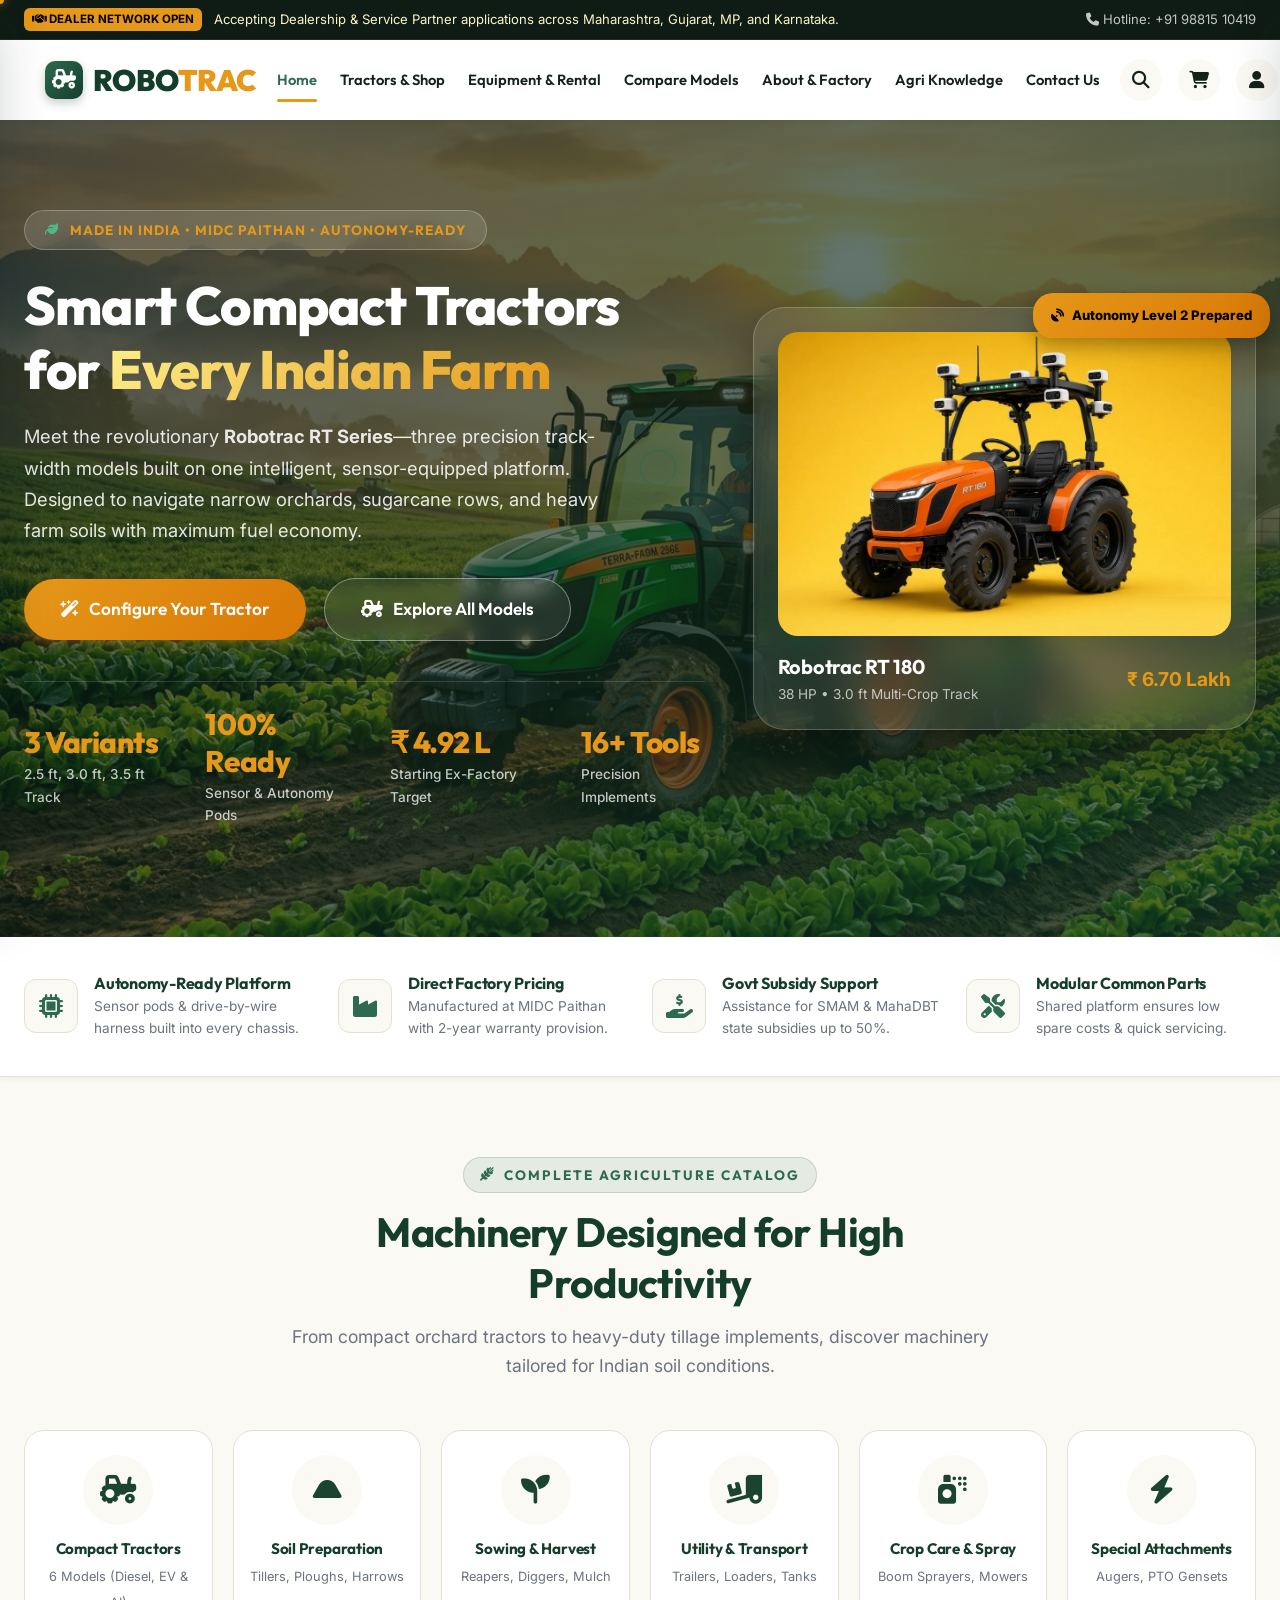
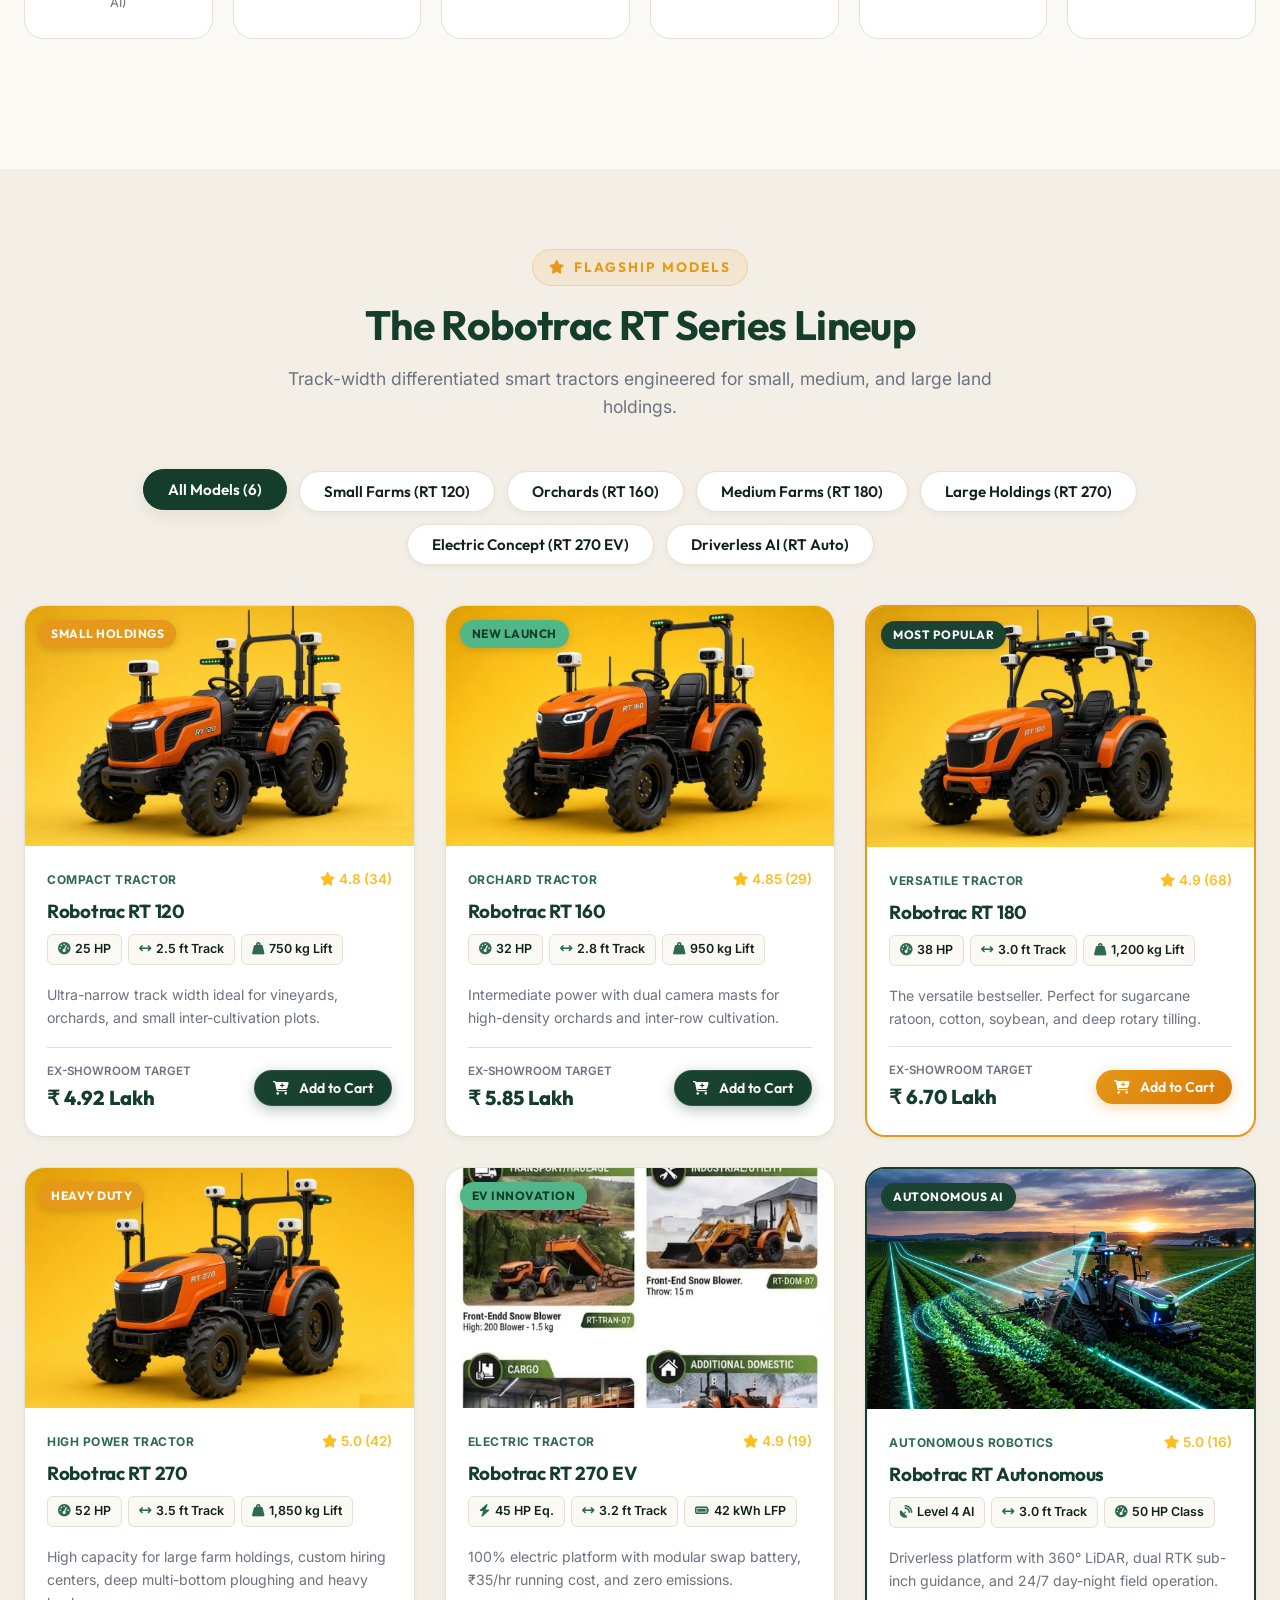
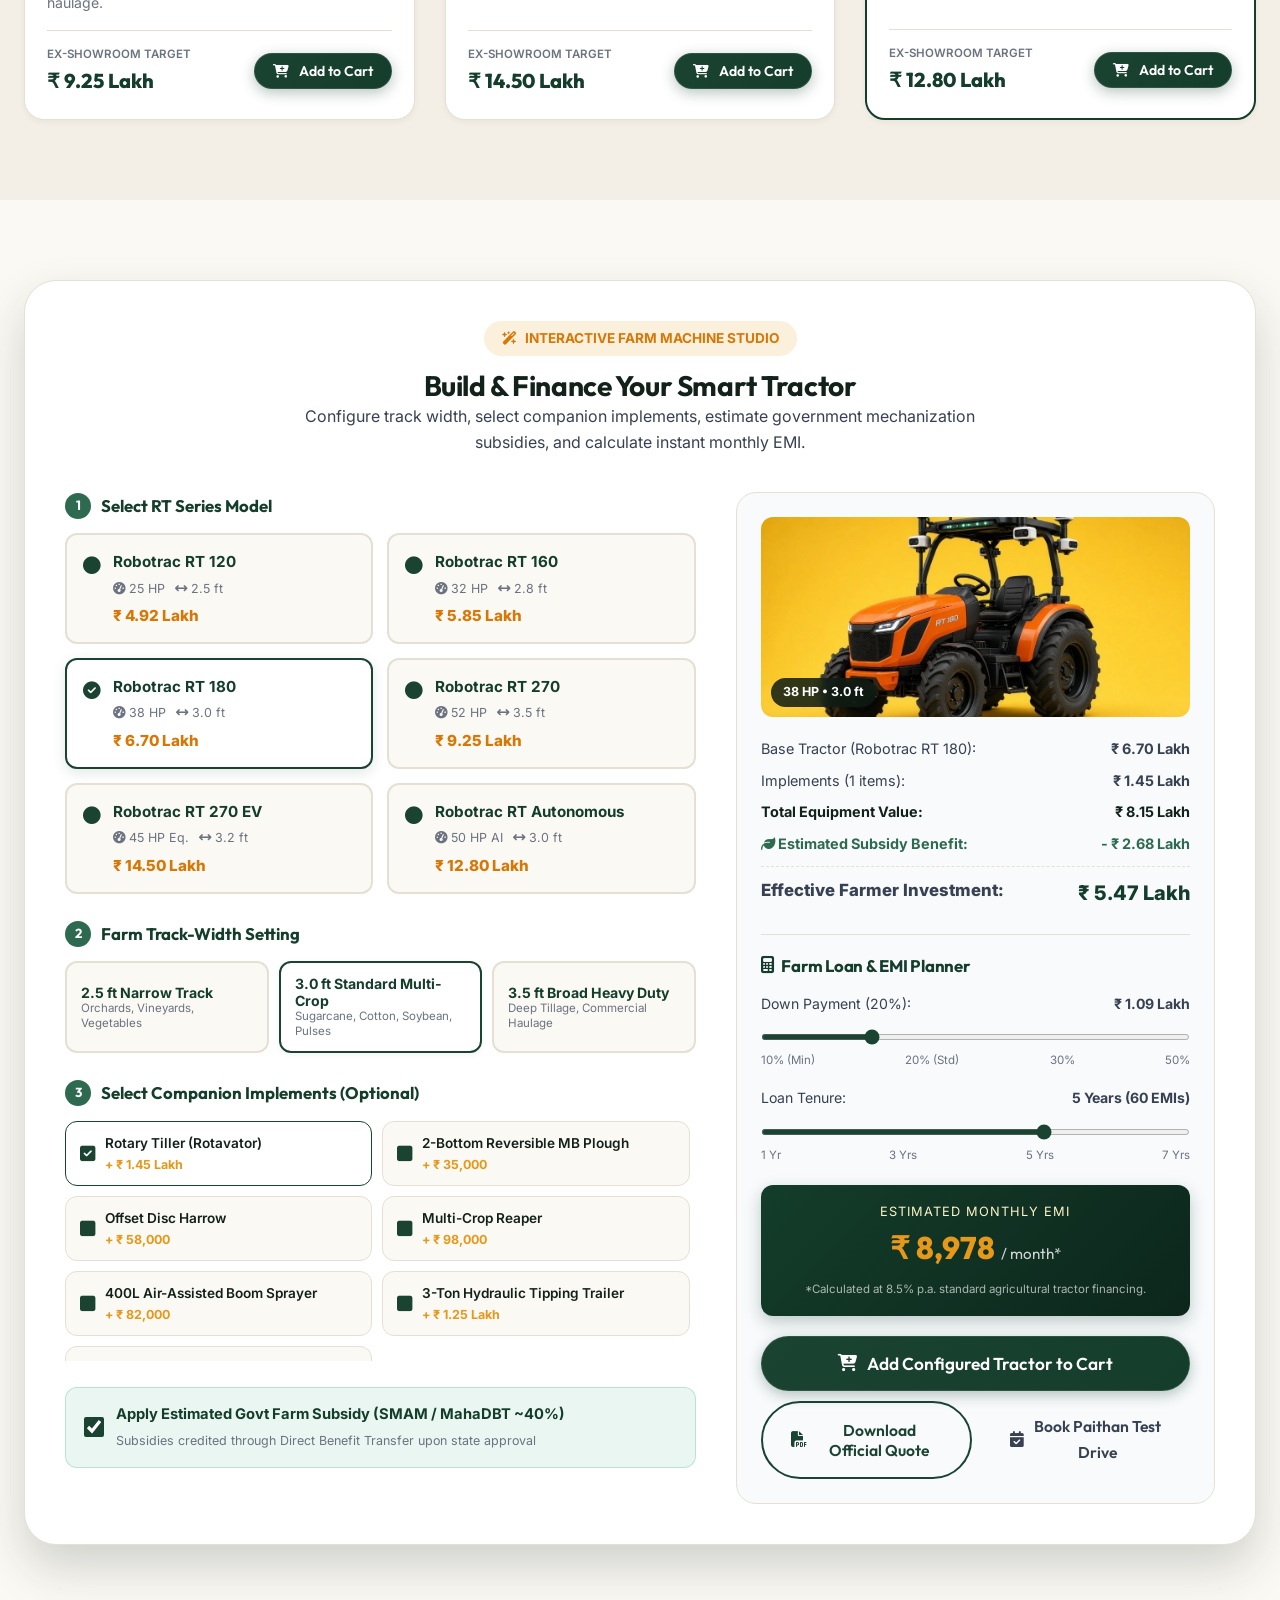
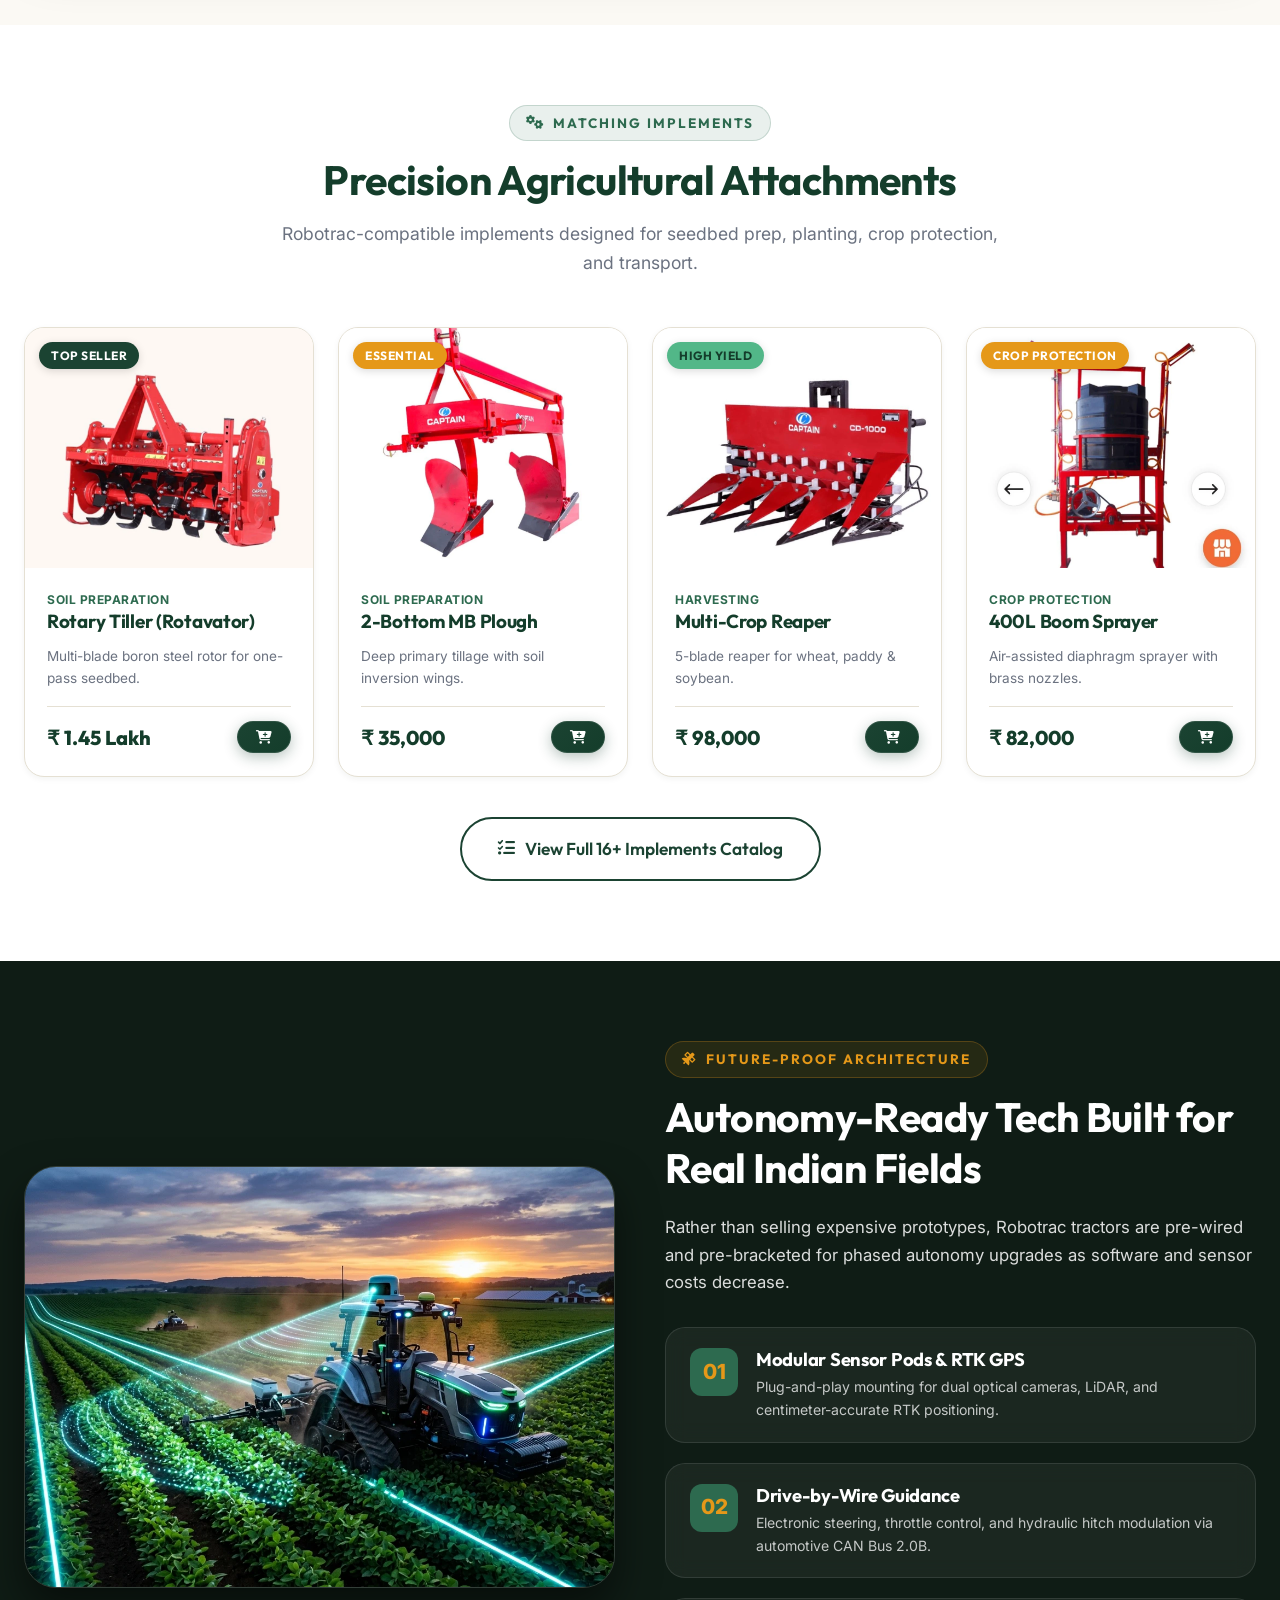
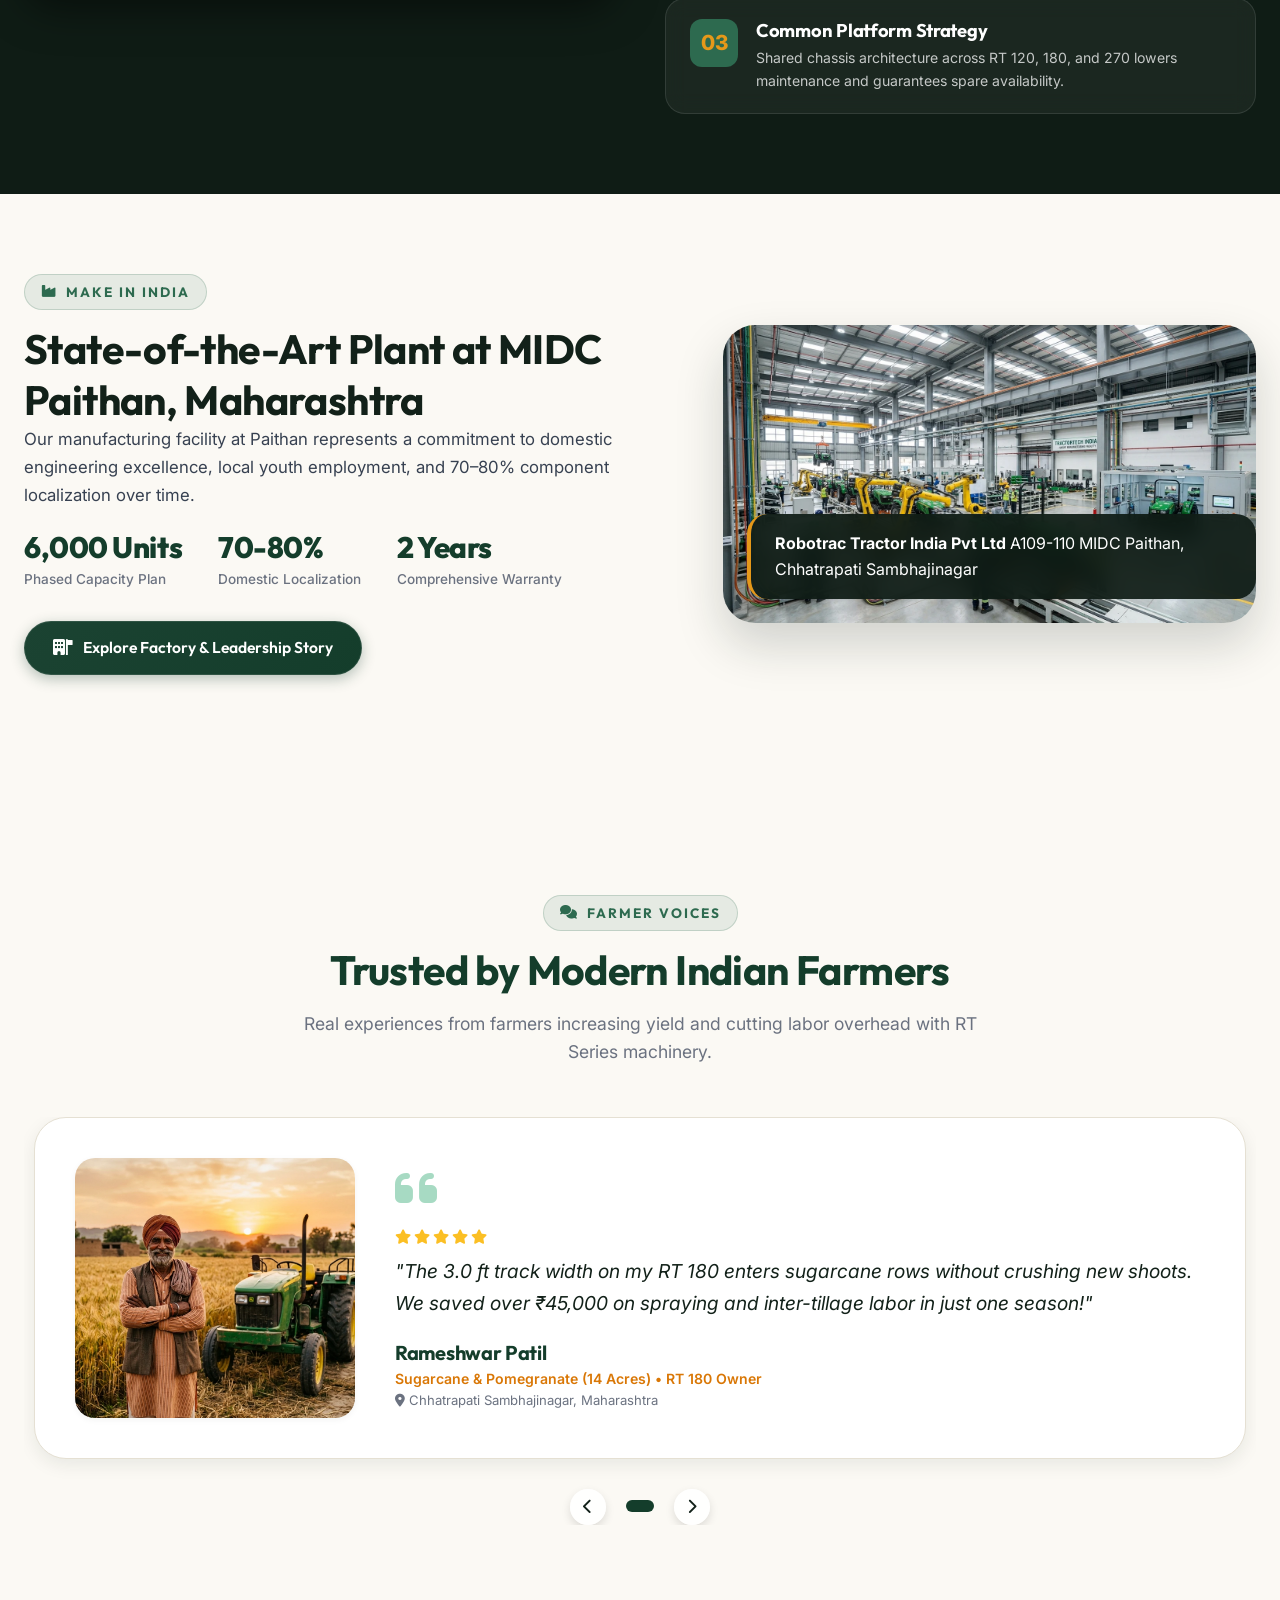
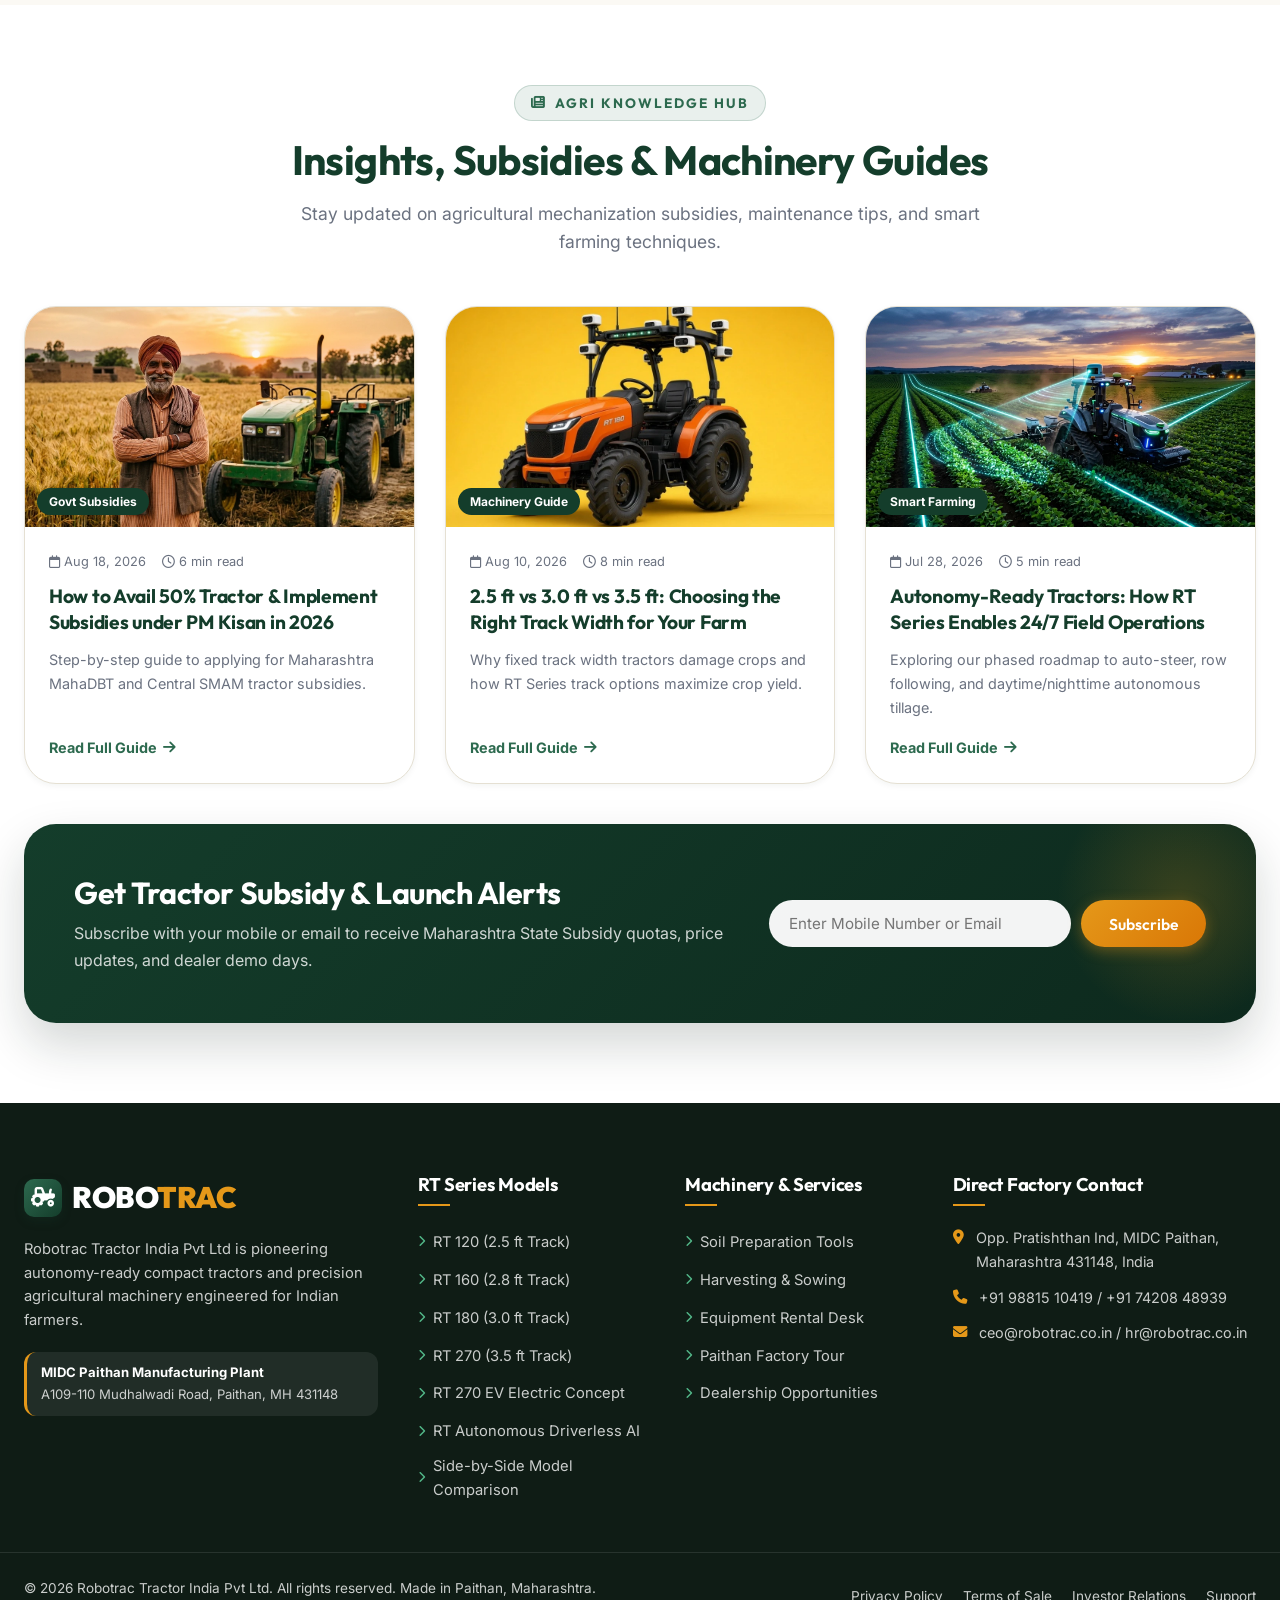
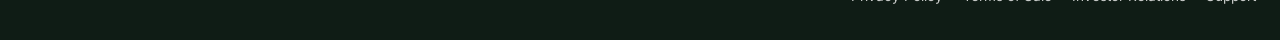
<file: index.html>
<!DOCTYPE html>
<html lang="en">
<head>
  <meta charset="UTF-8" />
  <meta name="viewport" content="width=device-width, initial-scale=1.0" />
  <title>Robotrac | Smart Compact Tractors & Agricultural Implements | Paithan, India</title>
  <meta name="description" content="Robotrac Tractor India Pvt Ltd - Autonomy-ready compact tractors and precision agricultural implements. Manufactured at MIDC Paithan, Maharashtra." />
  
  <!-- Favicon -->
  <link rel="icon" type="image/svg+xml" href="data:image/svg+xml,<svg xmlns='http://www.w3.org/2000/svg' viewBox='0 0 100 100'><text y='.9em' font-size='90'>🚜</text></svg>" />

  <!-- Font Awesome 6 Icons CDN -->
  <link rel="stylesheet" href="https://cdnjs.cloudflare.com/ajax/libs/font-awesome/6.5.1/css/all.min.css" />

  <!-- Stylesheets -->
  <link rel="stylesheet" href="css/main.css" />
  <link rel="stylesheet" href="css/components.css" />
  <link rel="stylesheet" href="css/pages.css" />
  <link rel="stylesheet" href="css/responsive.css" />
</head>
<body>

  <!-- Top Ticker -->
  <div class="top-ticker">
    <div class="container top-ticker-inner">
      <div class="ticker-highlight">
        <span class="ticker-badge"><i class="fa-solid fa-handshake"></i> Dealer Network Open</span>
        <span>Accepting Dealership & Service Partner applications across Maharashtra, Gujarat, MP, and Karnataka.</span>
      </div>
      <div class="ticker-links">
        <a href="tel:+919881510419"><i class="fa-solid fa-phone"></i> Hotline: +91 98815 10419</a>
      </div>
    </div>
  </div>

  <!-- Header -->
  <header class="site-header" id="mainNavbar">
    <div class="container nav-container">
      <a href="index.html" class="brand-logo">
        <div class="logo-leaf-icon"><i class="fa-solid fa-tractor"></i></div>
        <span>ROBO<span class="brand-highlight">TRAC</span></span>
      </a>

      <nav class="nav-menu-desktop" aria-label="Main Navigation">
        <div class="nav-item"><a href="index.html" class="nav-link-item active">Home</a></div>
        <div class="nav-item"><a href="shop.html" class="nav-link-item">Tractors & Shop</a></div>
        <div class="nav-item"><a href="services.html" class="nav-link-item">Equipment & Rental</a></div>
        <div class="nav-item"><a href="compare.html" class="nav-link-item">Compare Models</a></div>
        <div class="nav-item"><a href="about.html" class="nav-link-item">About & Factory</a></div>
        <div class="nav-item"><a href="blog.html" class="nav-link-item">Agri Knowledge</a></div>
        <div class="nav-item"><a href="contact.html" class="nav-link-item">Contact Us</a></div>
      </nav>

      <div class="nav-actions">
        <button class="nav-icon-btn search-trigger-btn" aria-label="Search site"><i class="fa-solid fa-magnifying-glass"></i></button>
        <button class="nav-icon-btn cart-toggle-btn" aria-label="Cart"><i class="fa-solid fa-cart-shopping"></i><span class="cart-count-badge" style="display:none;">0</span></button>
        <a href="login.html" class="nav-icon-btn" aria-label="Farmer Login" title="Farmer Account"><i class="fa-solid fa-user"></i></a>
        <button class="mobile-menu-toggle" id="mobileNavToggle" aria-label="Toggle menu"><i class="fa-solid fa-bars-staggered"></i></button>
      </div>
    </div>
  </header>

  <!-- 4. Hero Banner Section -->
  <section class="hero-section" id="hero">
    <div class="hero-bg-overlay"></div>
    <div class="container hero-grid">
      <div class="hero-content-col">
        <div class="hero-badge-pill">
          <i class="fa-solid fa-leaf"></i> Made in India • MIDC Paithan • Autonomy-Ready
        </div>
        <h1 class="hero-title">
          Smart Compact Tractors<br />for <span>Every Indian Farm</span>
        </h1>
        <p class="hero-desc">
          Meet the revolutionary <strong>Robotrac RT Series</strong>—three precision track-width models built on one intelligent, sensor-equipped platform. Designed to navigate narrow orchards, sugarcane rows, and heavy farm soils with maximum fuel economy.
        </p>

        <div class="hero-cta-group">
          <a href="#customizerSection" class="btn btn-accent btn-lg">
            <i class="fa-solid fa-wand-magic-sparkles"></i> Configure Your Tractor
          </a>
          <a href="shop.html" class="btn btn-outline-white btn-lg">
            <i class="fa-solid fa-tractor"></i> Explore All Models
          </a>
        </div>

        <div class="hero-stats-row">
          <div class="hero-stat-item">
            <h3>3 Variants</h3>
            <p>2.5 ft, 3.0 ft, 3.5 ft Track</p>
          </div>
          <div class="hero-stat-item">
            <h3>100% Ready</h3>
            <p>Sensor & Autonomy Pods</p>
          </div>
          <div class="hero-stat-item">
            <h3>₹ 4.92 L</h3>
            <p>Starting Ex-Factory Target</p>
          </div>
          <div class="hero-stat-item">
            <h3>16+ Tools</h3>
            <p>Precision Implements</p>
          </div>
        </div>
      </div>

      <div class="hero-visual-col">
        <div class="hero-card-featured">
          <div class="floating-tech-badge">
            <i class="fa-solid fa-satellite-dish"></i> Autonomy Level 2 Prepared
          </div>
          <img src="images/tractor-rt180.webp" alt="Robotrac RT 180 Tractor" class="hero-card-img">
          <div class="hero-card-meta">
            <div>
              <h4>Robotrac RT 180</h4>
              <p style="color:rgba(255,255,255,0.7); font-size:0.85rem; margin:0;">38 HP • 3.0 ft Multi-Crop Track</p>
            </div>
            <span>₹ 6.70 Lakh</span>
          </div>
        </div>
      </div>
    </div>
  </section>

  <!-- 5. Value Propositions Bar -->
  <section class="trust-badges-bar">
    <div class="container trust-badges-grid">
      <div class="trust-badge-item">
        <div class="trust-icon-box"><i class="fa-solid fa-microchip"></i></div>
        <div class="trust-badge-info">
          <h5>Autonomy-Ready Platform</h5>
          <p>Sensor pods & drive-by-wire harness built into every chassis.</p>
        </div>
      </div>
      <div class="trust-badge-item">
        <div class="trust-icon-box"><i class="fa-solid fa-industry"></i></div>
        <div class="trust-badge-info">
          <h5>Direct Factory Pricing</h5>
          <p>Manufactured at MIDC Paithan with 2-year warranty provision.</p>
        </div>
      </div>
      <div class="trust-badge-item">
        <div class="trust-icon-box"><i class="fa-solid fa-hand-holding-dollar"></i></div>
        <div class="trust-badge-info">
          <h5>Govt Subsidy Support</h5>
          <p>Assistance for SMAM & MahaDBT state subsidies up to 50%.</p>
        </div>
      </div>
      <div class="trust-badge-item">
        <div class="trust-icon-box"><i class="fa-solid fa-screwdriver-wrench"></i></div>
        <div class="trust-badge-info">
          <h5>Modular Common Parts</h5>
          <p>Shared platform ensures low spare costs & quick servicing.</p>
        </div>
      </div>
    </div>
  </section>

  <!-- 6. Category Quick Selector -->
  <section class="section-padding">
    <div class="container">
      <div class="section-title-wrap">
        <span class="eyebrow-tag"><i class="fa-solid fa-wheat-awn"></i> Complete Agriculture Catalog</span>
        <h2>Machinery Designed for High Productivity</h2>
        <p class="section-subtitle">From compact orchard tractors to heavy-duty tillage implements, discover machinery tailored for Indian soil conditions.</p>
      </div>

      <div class="category-cards-grid">
        <a href="shop.html?category=tractors" class="category-round-card">
          <div class="cat-icon-circle"><i class="fa-solid fa-tractor"></i></div>
          <h5>Compact Tractors</h5>
          <span>6 Models (Diesel, EV & AI)</span>
        </a>
        <a href="shop.html?category=soil-prep" class="category-round-card">
          <div class="cat-icon-circle"><i class="fa-solid fa-mound"></i></div>
          <h5>Soil Preparation</h5>
          <span>Tillers, Ploughs, Harrows</span>
        </a>
        <a href="shop.html?category=planting-harvest" class="category-round-card">
          <div class="cat-icon-circle"><i class="fa-solid fa-seedling"></i></div>
          <h5>Sowing & Harvest</h5>
          <span>Reapers, Diggers, Mulch</span>
        </a>
        <a href="shop.html?category=utility-transport" class="category-round-card">
          <div class="cat-icon-circle"><i class="fa-solid fa-truck-ramp-box"></i></div>
          <h5>Utility & Transport</h5>
          <span>Trailers, Loaders, Tanks</span>
        </a>
        <a href="shop.html?category=crop-care" class="category-round-card">
          <div class="cat-icon-circle"><i class="fa-solid fa-spray-can"></i></div>
          <h5>Crop Care & Spray</h5>
          <span>Boom Sprayers, Mowers</span>
        </a>
        <a href="shop.html?category=specialized" class="category-round-card">
          <div class="cat-icon-circle"><i class="fa-solid fa-bolt"></i></div>
          <h5>Special Attachments</h5>
          <span>Augers, PTO Gensets</span>
        </a>
      </div>
    </div>
  </section>

  <!-- 7. Featured Tractors Showcase with Interactive Tabs -->
  <section class="section-padding" style="background: var(--bg-light);" id="tractors">
    <div class="container">
      <div class="section-title-wrap">
        <span class="eyebrow-tag gold"><i class="fa-solid fa-star"></i> Flagship Models</span>
        <h2>The Robotrac RT Series Lineup</h2>
        <p class="section-subtitle">Track-width differentiated smart tractors engineered for small, medium, and large land holdings.</p>
      </div>

      <!-- Tab Buttons -->
      <div class="category-filter-pills">
        <button class="cat-tab-btn active" data-category="all" data-target="#featuredTractorsGrid">All Models (6)</button>
        <button class="cat-tab-btn" data-category="rt-120" data-target="#featuredTractorsGrid">Small Farms (RT 120)</button>
        <button class="cat-tab-btn" data-category="rt-160" data-target="#featuredTractorsGrid">Orchards (RT 160)</button>
        <button class="cat-tab-btn" data-category="rt-180" data-target="#featuredTractorsGrid">Medium Farms (RT 180)</button>
        <button class="cat-tab-btn" data-category="rt-270" data-target="#featuredTractorsGrid">Large Holdings (RT 270)</button>
        <button class="cat-tab-btn" data-category="rt-270-ev" data-target="#featuredTractorsGrid">Electric Concept (RT 270 EV)</button>
        <button class="cat-tab-btn" data-category="rt-autonomous" data-target="#featuredTractorsGrid">Driverless AI (RT Auto)</button>
      </div>

      <!-- Grid Cards (6 Products) -->
      <div class="products-grid" id="featuredTractorsGrid">
        <!-- 1. RT 120 -->
        <div class="product-grid-item" data-category="rt-120" data-type="tractor">
          <div class="product-card">
            <div class="product-thumb-box">
              <span class="product-badge">Small Holdings</span>
              <img src="images/tractor-rt120.webp" alt="Robotrac RT 120" class="product-img">
              <div class="product-quick-actions">
                <button class="action-btn" data-quick-view="rt-120" title="Quick View"><i class="fa-solid fa-eye"></i></button>
                <button class="action-btn" data-add-wishlist="rt-120" title="Wishlist"><i class="fa-regular fa-heart"></i></button>
                <a href="compare.html?add=rt-120" class="action-btn" title="Compare"><i class="fa-solid fa-code-compare"></i></a>
              </div>
            </div>
            <div class="product-body">
              <div class="product-category-row">
                <span class="product-cat">COMPACT TRACTOR</span>
                <div class="product-stars"><i class="fa-solid fa-star"></i> <span>4.8 (34)</span></div>
              </div>
              <h4 class="product-title"><a href="product-details.html?id=rt-120">Robotrac RT 120</a></h4>
              <div class="product-specs-pills">
                <span class="spec-pill"><i class="fa-solid fa-gauge-high"></i> 25 HP</span>
                <span class="spec-pill"><i class="fa-solid fa-arrows-left-right"></i> 2.5 ft Track</span>
                <span class="spec-pill"><i class="fa-solid fa-weight-hanging"></i> 750 kg Lift</span>
              </div>
              <p style="font-size:0.88rem; color:var(--text-muted); margin-bottom:16px;">
                Ultra-narrow track width ideal for vineyards, orchards, and small inter-cultivation plots.
              </p>
              <div class="product-footer-row">
                <div class="product-price-wrap">
                  <span class="price-lbl">Ex-Showroom Target</span>
                  <span class="price-val">₹ 4.92 Lakh</span>
                </div>
                <button class="btn btn-sm btn-primary" data-add-cart="rt-120"><i class="fa-solid fa-cart-plus"></i> Add to Cart</button>
              </div>
            </div>
          </div>
        </div>

        <!-- 2. RT 160 -->
        <div class="product-grid-item" data-category="rt-160" data-type="tractor">
          <div class="product-card">
            <div class="product-thumb-box">
              <span class="product-badge badge-green">New Launch</span>
              <img src="images/tractor-rt160.webp" alt="Robotrac RT 160" class="product-img">
              <div class="product-quick-actions">
                <button class="action-btn" data-quick-view="rt-160" title="Quick View"><i class="fa-solid fa-eye"></i></button>
                <button class="action-btn" data-add-wishlist="rt-160" title="Wishlist"><i class="fa-regular fa-heart"></i></button>
                <a href="compare.html?add=rt-160" class="action-btn" title="Compare"><i class="fa-solid fa-code-compare"></i></a>
              </div>
            </div>
            <div class="product-body">
              <div class="product-category-row">
                <span class="product-cat">ORCHARD TRACTOR</span>
                <div class="product-stars"><i class="fa-solid fa-star"></i> <span>4.85 (29)</span></div>
              </div>
              <h4 class="product-title"><a href="product-details.html?id=rt-160">Robotrac RT 160</a></h4>
              <div class="product-specs-pills">
                <span class="spec-pill"><i class="fa-solid fa-gauge-high"></i> 32 HP</span>
                <span class="spec-pill"><i class="fa-solid fa-arrows-left-right"></i> 2.8 ft Track</span>
                <span class="spec-pill"><i class="fa-solid fa-weight-hanging"></i> 950 kg Lift</span>
              </div>
              <p style="font-size:0.88rem; color:var(--text-muted); margin-bottom:16px;">
                Intermediate power with dual camera masts for high-density orchards and inter-row cultivation.
              </p>
              <div class="product-footer-row">
                <div class="product-price-wrap">
                  <span class="price-lbl">Ex-Showroom Target</span>
                  <span class="price-val">₹ 5.85 Lakh</span>
                </div>
                <button class="btn btn-sm btn-primary" data-add-cart="rt-160"><i class="fa-solid fa-cart-plus"></i> Add to Cart</button>
              </div>
            </div>
          </div>
        </div>

        <!-- 3. RT 180 -->
        <div class="product-grid-item" data-category="rt-180" data-type="tractor">
          <div class="product-card" style="border: 2px solid var(--accent-amber);">
            <div class="product-thumb-box">
              <span class="product-badge badge-primary">Most Popular</span>
              <img src="images/tractor-rt180.webp" alt="Robotrac RT 180" class="product-img">
              <div class="product-quick-actions">
                <button class="action-btn" data-quick-view="rt-180" title="Quick View"><i class="fa-solid fa-eye"></i></button>
                <button class="action-btn" data-add-wishlist="rt-180" title="Wishlist"><i class="fa-regular fa-heart"></i></button>
                <a href="compare.html?add=rt-180" class="action-btn" title="Compare"><i class="fa-solid fa-code-compare"></i></a>
              </div>
            </div>
            <div class="product-body">
              <div class="product-category-row">
                <span class="product-cat">VERSATILE TRACTOR</span>
                <div class="product-stars"><i class="fa-solid fa-star"></i> <span>4.9 (68)</span></div>
              </div>
              <h4 class="product-title"><a href="product-details.html?id=rt-180">Robotrac RT 180</a></h4>
              <div class="product-specs-pills">
                <span class="spec-pill"><i class="fa-solid fa-gauge-high"></i> 38 HP</span>
                <span class="spec-pill"><i class="fa-solid fa-arrows-left-right"></i> 3.0 ft Track</span>
                <span class="spec-pill"><i class="fa-solid fa-weight-hanging"></i> 1,200 kg Lift</span>
              </div>
              <p style="font-size:0.88rem; color:var(--text-muted); margin-bottom:16px;">
                The versatile bestseller. Perfect for sugarcane ratoon, cotton, soybean, and deep rotary tilling.
              </p>
              <div class="product-footer-row">
                <div class="product-price-wrap">
                  <span class="price-lbl">Ex-Showroom Target</span>
                  <span class="price-val">₹ 6.70 Lakh</span>
                </div>
                <button class="btn btn-sm btn-accent" data-add-cart="rt-180"><i class="fa-solid fa-cart-plus"></i> Add to Cart</button>
              </div>
            </div>
          </div>
        </div>

        <!-- 4. RT 270 -->
        <div class="product-grid-item" data-category="rt-270" data-type="tractor">
          <div class="product-card">
            <div class="product-thumb-box">
              <span class="product-badge">Heavy Duty</span>
              <img src="images/tractor-rt270.webp" alt="Robotrac RT 270" class="product-img">
              <div class="product-quick-actions">
                <button class="action-btn" data-quick-view="rt-270" title="Quick View"><i class="fa-solid fa-eye"></i></button>
                <button class="action-btn" data-add-wishlist="rt-270" title="Wishlist"><i class="fa-regular fa-heart"></i></button>
                <a href="compare.html?add=rt-270" class="action-btn" title="Compare"><i class="fa-solid fa-code-compare"></i></a>
              </div>
            </div>
            <div class="product-body">
              <div class="product-category-row">
                <span class="product-cat">HIGH POWER TRACTOR</span>
                <div class="product-stars"><i class="fa-solid fa-star"></i> <span>5.0 (42)</span></div>
              </div>
              <h4 class="product-title"><a href="product-details.html?id=rt-270">Robotrac RT 270</a></h4>
              <div class="product-specs-pills">
                <span class="spec-pill"><i class="fa-solid fa-gauge-high"></i> 52 HP</span>
                <span class="spec-pill"><i class="fa-solid fa-arrows-left-right"></i> 3.5 ft Track</span>
                <span class="spec-pill"><i class="fa-solid fa-weight-hanging"></i> 1,850 kg Lift</span>
              </div>
              <p style="font-size:0.88rem; color:var(--text-muted); margin-bottom:16px;">
                High capacity for large farm holdings, custom hiring centers, deep multi-bottom ploughing and heavy haulage.
              </p>
              <div class="product-footer-row">
                <div class="product-price-wrap">
                  <span class="price-lbl">Ex-Showroom Target</span>
                  <span class="price-val">₹ 9.25 Lakh</span>
                </div>
                <button class="btn btn-sm btn-primary" data-add-cart="rt-270"><i class="fa-solid fa-cart-plus"></i> Add to Cart</button>
              </div>
            </div>
          </div>
        </div>

        <!-- 5. RT 270 EV -->
        <div class="product-grid-item" data-category="rt-270-ev" data-type="tractor">
          <div class="product-card">
            <div class="product-thumb-box">
              <span class="product-badge badge-green">EV Innovation</span>
              <img src="images/rt270ev.webp" alt="Robotrac RT 270 EV" class="product-img">
              <div class="product-quick-actions">
                <button class="action-btn" data-quick-view="rt-270-ev" title="Quick View"><i class="fa-solid fa-eye"></i></button>
                <button class="action-btn" data-add-wishlist="rt-270-ev" title="Wishlist"><i class="fa-regular fa-heart"></i></button>
                <a href="compare.html?add=rt-270-ev" class="action-btn" title="Compare"><i class="fa-solid fa-code-compare"></i></a>
              </div>
            </div>
            <div class="product-body">
              <div class="product-category-row">
                <span class="product-cat">ELECTRIC TRACTOR</span>
                <div class="product-stars"><i class="fa-solid fa-star"></i> <span>4.9 (19)</span></div>
              </div>
              <h4 class="product-title"><a href="product-details.html?id=rt-270-ev">Robotrac RT 270 EV</a></h4>
              <div class="product-specs-pills">
                <span class="spec-pill"><i class="fa-solid fa-bolt"></i> 45 HP Eq.</span>
                <span class="spec-pill"><i class="fa-solid fa-arrows-left-right"></i> 3.2 ft Track</span>
                <span class="spec-pill"><i class="fa-solid fa-battery-full"></i> 42 kWh LFP</span>
              </div>
              <p style="font-size:0.88rem; color:var(--text-muted); margin-bottom:16px;">
                100% electric platform with modular swap battery, ₹35/hr running cost, and zero emissions.
              </p>
              <div class="product-footer-row">
                <div class="product-price-wrap">
                  <span class="price-lbl">Ex-Showroom Target</span>
                  <span class="price-val">₹ 14.50 Lakh</span>
                </div>
                <button class="btn btn-sm btn-primary" data-add-cart="rt-270-ev"><i class="fa-solid fa-cart-plus"></i> Add to Cart</button>
              </div>
            </div>
          </div>
        </div>

        <!-- 6. RT Autonomous -->
        <div class="product-grid-item" data-category="rt-autonomous" data-type="tractor">
          <div class="product-card" style="border: 2px solid var(--primary-forest);">
            <div class="product-thumb-box">
              <span class="product-badge badge-primary">Autonomous AI</span>
              <img src="images/smart-autonomy-tech.webp" alt="Robotrac RT Autonomous" class="product-img">
              <div class="product-quick-actions">
                <button class="action-btn" data-quick-view="rt-autonomous" title="Quick View"><i class="fa-solid fa-eye"></i></button>
                <button class="action-btn" data-add-wishlist="rt-autonomous" title="Wishlist"><i class="fa-regular fa-heart"></i></button>
                <a href="compare.html?add=rt-autonomous" class="action-btn" title="Compare"><i class="fa-solid fa-code-compare"></i></a>
              </div>
            </div>
            <div class="product-body">
              <div class="product-category-row">
                <span class="product-cat">AUTONOMOUS ROBOTICS</span>
                <div class="product-stars"><i class="fa-solid fa-star"></i> <span>5.0 (16)</span></div>
              </div>
              <h4 class="product-title"><a href="product-details.html?id=rt-autonomous">Robotrac RT Autonomous</a></h4>
              <div class="product-specs-pills">
                <span class="spec-pill"><i class="fa-solid fa-satellite-dish"></i> Level 4 AI</span>
                <span class="spec-pill"><i class="fa-solid fa-arrows-left-right"></i> 3.0 ft Track</span>
                <span class="spec-pill"><i class="fa-solid fa-gauge-high"></i> 50 HP Class</span>
              </div>
              <p style="font-size:0.88rem; color:var(--text-muted); margin-bottom:16px;">
                Driverless platform with 360° LiDAR, dual RTK sub-inch guidance, and 24/7 day-night field operation.
              </p>
              <div class="product-footer-row">
                <div class="product-price-wrap">
                  <span class="price-lbl">Ex-Showroom Target</span>
                  <span class="price-val">₹ 12.80 Lakh</span>
                </div>
                <button class="btn btn-sm btn-primary" data-add-cart="rt-autonomous"><i class="fa-solid fa-cart-plus"></i> Add to Cart</button>
              </div>
            </div>
          </div>
        </div>
      </div>
    </div>
  </section>

  <!-- 8. Interactive Tractor Customizer & Live EMI Calculator Studio -->
  <section class="section-padding" id="customizerSection">
    <div class="container">
      <div id="tractorCustomizerRoot"></div>
    </div>
  </section>

  <!-- 9. Implements & Attachments Showcase -->
  <section class="section-padding" style="background: var(--bg-white);" id="implements">
    <div class="container">
      <div class="section-title-wrap">
        <span class="eyebrow-tag"><i class="fa-solid fa-gears"></i> Matching Implements</span>
        <h2>Precision Agricultural Attachments</h2>
        <p class="section-subtitle">Robotrac-compatible implements designed for seedbed prep, planting, crop protection, and transport.</p>
      </div>

      <div class="products-grid-4">
        <!-- Rotavator -->
        <div class="product-grid-item" data-category="soil-prep">
          <div class="product-card">
            <div class="product-thumb-box">
              <span class="product-badge badge-primary">Top Seller</span>
              <img src="images/rotary-tiller.webp" alt="Rotary Tiller" class="product-img">
              <div class="product-quick-actions">
                <button class="action-btn" data-quick-view="rotary-tiller"><i class="fa-solid fa-eye"></i></button>
                <button class="action-btn" data-add-wishlist="rotary-tiller"><i class="fa-regular fa-heart"></i></button>
              </div>
            </div>
            <div class="product-body">
              <span class="product-cat">SOIL PREPARATION</span>
              <h4 class="product-title"><a href="product-details.html?id=rotary-tiller">Rotary Tiller (Rotavator)</a></h4>
              <p style="font-size:0.85rem; color:var(--text-muted);">Multi-blade boron steel rotor for one-pass seedbed.</p>
              <div class="product-footer-row">
                <span class="price-val">₹ 1.45 Lakh</span>
                <button class="btn btn-sm btn-primary" data-add-cart="rotary-tiller"><i class="fa-solid fa-cart-plus"></i></button>
              </div>
            </div>
          </div>
        </div>

        <!-- 2-Bottom Plough -->
        <div class="product-grid-item" data-category="soil-prep">
          <div class="product-card">
            <div class="product-thumb-box">
              <span class="product-badge">Essential</span>
              <img src="images/plough.webp" alt="MB Plough" class="product-img">
              <div class="product-quick-actions">
                <button class="action-btn" data-quick-view="plough"><i class="fa-solid fa-eye"></i></button>
                <button class="action-btn" data-add-wishlist="plough"><i class="fa-regular fa-heart"></i></button>
              </div>
            </div>
            <div class="product-body">
              <span class="product-cat">SOIL PREPARATION</span>
              <h4 class="product-title"><a href="product-details.html?id=plough">2-Bottom MB Plough</a></h4>
              <p style="font-size:0.85rem; color:var(--text-muted);">Deep primary tillage with soil inversion wings.</p>
              <div class="product-footer-row">
                <span class="price-val">₹ 35,000</span>
                <button class="btn btn-sm btn-primary" data-add-cart="plough"><i class="fa-solid fa-cart-plus"></i></button>
              </div>
            </div>
          </div>
        </div>

        <!-- Multi-Crop Reaper -->
        <div class="product-grid-item" data-category="planting-harvest">
          <div class="product-card">
            <div class="product-thumb-box">
              <span class="product-badge badge-green">High Yield</span>
              <img src="images/reaper.webp" alt="Multi-Crop Reaper" class="product-img">
              <div class="product-quick-actions">
                <button class="action-btn" data-quick-view="reaper"><i class="fa-solid fa-eye"></i></button>
                <button class="action-btn" data-add-wishlist="reaper"><i class="fa-regular fa-heart"></i></button>
              </div>
            </div>
            <div class="product-body">
              <span class="product-cat">HARVESTING</span>
              <h4 class="product-title"><a href="product-details.html?id=reaper">Multi-Crop Reaper</a></h4>
              <p style="font-size:0.85rem; color:var(--text-muted);">5-blade reaper for wheat, paddy & soybean.</p>
              <div class="product-footer-row">
                <span class="price-val">₹ 98,000</span>
                <button class="btn btn-sm btn-primary" data-add-cart="reaper"><i class="fa-solid fa-cart-plus"></i></button>
              </div>
            </div>
          </div>
        </div>

        <!-- Boom Sprayer -->
        <div class="product-grid-item" data-category="crop-care">
          <div class="product-card">
            <div class="product-thumb-box">
              <span class="product-badge">Crop Protection</span>
              <img src="images/sprayer.webp" alt="Boom Sprayer" class="product-img">
              <div class="product-quick-actions">
                <button class="action-btn" data-quick-view="sprayer"><i class="fa-solid fa-eye"></i></button>
                <button class="action-btn" data-add-wishlist="sprayer"><i class="fa-regular fa-heart"></i></button>
              </div>
            </div>
            <div class="product-body">
              <span class="product-cat">CROP PROTECTION</span>
              <h4 class="product-title"><a href="product-details.html?id=sprayer">400L Boom Sprayer</a></h4>
              <p style="font-size:0.85rem; color:var(--text-muted);">Air-assisted diaphragm sprayer with brass nozzles.</p>
              <div class="product-footer-row">
                <span class="price-val">₹ 82,000</span>
                <button class="btn btn-sm btn-primary" data-add-cart="sprayer"><i class="fa-solid fa-cart-plus"></i></button>
              </div>
            </div>
          </div>
        </div>
      </div>

      <div style="text-align:center; margin-top:40px;">
        <a href="shop.html" class="btn btn-outline btn-lg">
          <i class="fa-solid fa-list-check"></i> View Full 16+ Implements Catalog
        </a>
      </div>
    </div>
  </section>

  <!-- 10. Technology & Autonomy Showcase -->
  <section class="section-padding tech-autonomy-section" id="technology">
    <div class="container tech-grid">
      <div class="tech-media-box">
        <img src="images/smart-autonomy-tech.webp" alt="Autonomous Agriculture Technology" class="tech-media-img">
      </div>
      <div class="tech-content-col">
        <span class="eyebrow-tag gold"><i class="fa-solid fa-satellite"></i> Future-Proof Architecture</span>
        <h2 style="color:#ffffff; margin-bottom:20px;">Autonomy-Ready Tech Built for Real Indian Fields</h2>
        <p style="color:rgba(255,255,255,0.85); font-size:1.05rem; margin-bottom:30px;">
          Rather than selling expensive prototypes, Robotrac tractors are pre-wired and pre-bracketed for phased autonomy upgrades as software and sensor costs decrease.
        </p>

        <div class="tech-feature-list">
          <div class="tech-feature-card">
            <div class="tech-num-icon">01</div>
            <div>
              <h4>Modular Sensor Pods & RTK GPS</h4>
              <p>Plug-and-play mounting for dual optical cameras, LiDAR, and centimeter-accurate RTK positioning.</p>
            </div>
          </div>
          <div class="tech-feature-card">
            <div class="tech-num-icon">02</div>
            <div>
              <h4>Drive-by-Wire Guidance</h4>
              <p>Electronic steering, throttle control, and hydraulic hitch modulation via automotive CAN Bus 2.0B.</p>
            </div>
          </div>
          <div class="tech-feature-card">
            <div class="tech-num-icon">03</div>
            <div>
              <h4>Common Platform Strategy</h4>
              <p>Shared chassis architecture across RT 120, 180, and 270 lowers maintenance and guarantees spare availability.</p>
            </div>
          </div>
        </div>
      </div>
    </div>
  </section>

  <!-- 11. Factory Showcase & Impact Statistics -->
  <section class="section-padding" style="background: var(--bg-cream);">
    <div class="container">
      <div class="factory-showcase-grid">
        <div>
          <span class="eyebrow-tag"><i class="fa-solid fa-industry"></i> Make in India</span>
          <h2>State-of-the-Art Plant at MIDC Paithan, Maharashtra</h2>
          <p style="font-size:1.05rem; color:var(--text-body); margin-bottom:20px;">
            Our manufacturing facility at Paithan represents a commitment to domestic engineering excellence, local youth employment, and 70–80% component localization over time.
          </p>
          <div class="hero-stats-row" style="border-top:none; padding-top:0; margin-bottom:30px;">
            <div class="hero-stat-item">
              <h3 style="color:var(--primary-forest);">6,000 Units</h3>
              <p style="color:var(--text-muted);">Phased Capacity Plan</p>
            </div>
            <div class="hero-stat-item">
              <h3 style="color:var(--primary-forest);">70-80%</h3>
              <p style="color:var(--text-muted);">Domestic Localization</p>
            </div>
            <div class="hero-stat-item">
              <h3 style="color:var(--primary-forest);">2 Years</h3>
              <p style="color:var(--text-muted);">Comprehensive Warranty</p>
            </div>
          </div>
          <a href="about.html" class="btn btn-primary">
            <i class="fa-solid fa-building-flag"></i> Explore Factory & Leadership Story
          </a>
        </div>
        <div class="factory-img-frame">
          <img src="images/factory-paithan.webp" alt="Paithan Manufacturing Plant">
          <div class="factory-badge-over">
            <strong>Robotrac Tractor India Pvt Ltd</strong>
            <span>A109-110 MIDC Paithan, Chhatrapati Sambhajinagar</span>
          </div>
        </div>
      </div>
    </div>
  </section>

  <!-- 12. Verified Farmer Testimonials Slider -->
  <section class="section-padding testimonials-section">
    <div class="container">
      <div class="section-title-wrap">
        <span class="eyebrow-tag"><i class="fa-solid fa-comments"></i> Farmer Voices</span>
        <h2>Trusted by Modern Indian Farmers</h2>
        <p class="section-subtitle">Real experiences from farmers increasing yield and cutting labor overhead with RT Series machinery.</p>
      </div>

      <div class="testimonials-slider-container" id="testimonialsSlider">
        <div class="testimonials-track">
          <!-- Slide 1 -->
          <div class="testimonial-card-slide">
            <div class="testimonial-card-inner">
              <img src="images/farmer-testimonial.webp" alt="Rameshwar Patil" class="t-farmer-thumb">
              <div class="t-farmer-content">
                <div class="t-quote-mark"><i class="fa-solid fa-quote-left"></i></div>
                <div class="stars-gold" style="margin-bottom:12px;">
                  <i class="fa-solid fa-star"></i><i class="fa-solid fa-star"></i><i class="fa-solid fa-star"></i><i class="fa-solid fa-star"></i><i class="fa-solid fa-star"></i>
                </div>
                <p class="t-quote-text">
                  "The 3.0 ft track width on my RT 180 enters sugarcane rows without crushing new shoots. We saved over ₹45,000 on spraying and inter-tillage labor in just one season!"
                </p>
                <h4 class="t-farmer-name">Rameshwar Patil</h4>
                <div class="t-farmer-meta">Sugarcane & Pomegranate (14 Acres) • RT 180 Owner</div>
                <div class="t-farmer-location"><i class="fa-solid fa-location-dot"></i> Chhatrapati Sambhajinagar, Maharashtra</div>
              </div>
            </div>
          </div>
        </div>

        <!-- Controls -->
        <div class="t-slider-controls">
          <button class="action-btn" id="testimonialPrev" aria-label="Previous review"><i class="fa-solid fa-chevron-left"></i></button>
          <div id="testimonialDots" class="d-flex gap-2"></div>
          <button class="action-btn" id="testimonialNext" aria-label="Next review"><i class="fa-solid fa-chevron-right"></i></button>
        </div>
      </div>
    </div>
  </section>

  <!-- 13. Latest Agronomy Blog & Guides -->
  <section class="section-padding" style="background:var(--bg-white);">
    <div class="container">
      <div class="section-title-wrap">
        <span class="eyebrow-tag"><i class="fa-solid fa-newspaper"></i> Agri Knowledge Hub</span>
        <h2>Insights, Subsidies & Machinery Guides</h2>
        <p class="section-subtitle">Stay updated on agricultural mechanization subsidies, maintenance tips, and smart farming techniques.</p>
      </div>

      <div class="blog-grid-3">
        <div class="blog-card">
          <div class="blog-thumb-wrap">
            <span class="blog-category-badge">Govt Subsidies</span>
            <img src="images/farmer-testimonial.webp" alt="Subsidies Guide" class="blog-thumb">
          </div>
          <div class="blog-content">
            <div class="blog-meta-row">
              <span><i class="fa-regular fa-calendar"></i> Aug 18, 2026</span>
              <span><i class="fa-regular fa-clock"></i> 6 min read</span>
            </div>
            <h4 class="blog-title">
              <a href="blog-details.html?id=subsidy-guide-2026">How to Avail 50% Tractor & Implement Subsidies under PM Kisan in 2026</a>
            </h4>
            <p style="font-size:0.9rem; color:var(--text-muted); margin-bottom:16px;">
              Step-by-step guide to applying for Maharashtra MahaDBT and Central SMAM tractor subsidies.
            </p>
            <a href="blog-details.html?id=subsidy-guide-2026" class="blog-read-more">Read Full Guide <i class="fa-solid fa-arrow-right"></i></a>
          </div>
        </div>

        <div class="blog-card">
          <div class="blog-thumb-wrap">
            <span class="blog-category-badge">Machinery Guide</span>
            <img src="images/tractor-rt180.webp" alt="Track Width Selection" class="blog-thumb">
          </div>
          <div class="blog-content">
            <div class="blog-meta-row">
              <span><i class="fa-regular fa-calendar"></i> Aug 10, 2026</span>
              <span><i class="fa-regular fa-clock"></i> 8 min read</span>
            </div>
            <h4 class="blog-title">
              <a href="blog-details.html?id=track-width-selection-guide">2.5 ft vs 3.0 ft vs 3.5 ft: Choosing the Right Track Width for Your Farm</a>
            </h4>
            <p style="font-size:0.9rem; color:var(--text-muted); margin-bottom:16px;">
              Why fixed track width tractors damage crops and how RT Series track options maximize crop yield.
            </p>
            <a href="blog-details.html?id=track-width-selection-guide" class="blog-read-more">Read Full Guide <i class="fa-solid fa-arrow-right"></i></a>
          </div>
        </div>

        <div class="blog-card">
          <div class="blog-thumb-wrap">
            <span class="blog-category-badge">Smart Farming</span>
            <img src="images/smart-autonomy-tech.webp" alt="Autonomy Future" class="blog-thumb">
          </div>
          <div class="blog-content">
            <div class="blog-meta-row">
              <span><i class="fa-regular fa-calendar"></i> Jul 28, 2026</span>
              <span><i class="fa-regular fa-clock"></i> 5 min read</span>
            </div>
            <h4 class="blog-title">
              <a href="blog-details.html?id=autonomy-future-indian-farming">Autonomy-Ready Tractors: How RT Series Enables 24/7 Field Operations</a>
            </h4>
            <p style="font-size:0.9rem; color:var(--text-muted); margin-bottom:16px;">
              Exploring our phased roadmap to auto-steer, row following, and daytime/nighttime autonomous tillage.
            </p>
            <a href="blog-details.html?id=autonomy-future-indian-farming" class="blog-read-more">Read Full Guide <i class="fa-solid fa-arrow-right"></i></a>
          </div>
        </div>
      </div>

      <!-- Subsidy Notification Banner -->
      <div class="subsidy-newsletter-box">
        <div class="newsletter-grid">
          <div>
            <h3>Get Tractor Subsidy & Launch Alerts</h3>
            <p>Subscribe with your mobile or email to receive Maharashtra State Subsidy quotas, price updates, and dealer demo days.</p>
          </div>
          <div>
            <form class="newsletter-form" onsubmit="event.preventDefault(); window.cartManager && window.cartManager.showToast('Subscribed for Subsidy & Demo Alerts!', 'success');">
              <input type="text" placeholder="Enter Mobile Number or Email" required class="newsletter-input">
              <button type="submit" class="btn btn-accent">Subscribe</button>
            </form>
          </div>
        </div>
      </div>
    </div>
  </section>

  <!-- 14. Footer -->
  <footer class="site-footer">
    <div class="container footer-top-grid">
      <div class="footer-brand-col">
        <a href="index.html" class="brand-logo">
          <div class="logo-leaf-icon"><i class="fa-solid fa-tractor"></i></div>
          <span>ROBO<span class="brand-highlight">TRAC</span></span>
        </a>
        <p>
          Robotrac Tractor India Pvt Ltd is pioneering autonomy-ready compact tractors and precision agricultural machinery engineered for Indian farmers.
        </p>
        <div class="footer-plant-badge">
          <strong>MIDC Paithan Manufacturing Plant</strong>
          <span>A109-110 Mudhalwadi Road, Paithan, MH 431148</span>
        </div>
      </div>

      <div>
        <h4 class="footer-widget-title">RT Series Models</h4>
        <ul class="footer-links-list">
          <li><a href="product-details.html?id=rt-120"><i class="fa-solid fa-chevron-right"></i> RT 120 (2.5 ft Track)</a></li>
          <li><a href="product-details.html?id=rt-160"><i class="fa-solid fa-chevron-right"></i> RT 160 (2.8 ft Track)</a></li>
          <li><a href="product-details.html?id=rt-180"><i class="fa-solid fa-chevron-right"></i> RT 180 (3.0 ft Track)</a></li>
          <li><a href="product-details.html?id=rt-270"><i class="fa-solid fa-chevron-right"></i> RT 270 (3.5 ft Track)</a></li>
          <li><a href="product-details.html?id=rt-270-ev"><i class="fa-solid fa-chevron-right"></i> RT 270 EV Electric Concept</a></li>
          <li><a href="product-details.html?id=rt-autonomous"><i class="fa-solid fa-chevron-right"></i> RT Autonomous Driverless AI</a></li>
          <li><a href="compare.html"><i class="fa-solid fa-chevron-right"></i> Side-by-Side Model Comparison</a></li>
        </ul>
      </div>

      <div>
        <h4 class="footer-widget-title">Machinery & Services</h4>
        <ul class="footer-links-list">
          <li><a href="shop.html?category=soil-prep"><i class="fa-solid fa-chevron-right"></i> Soil Preparation Tools</a></li>
          <li><a href="shop.html?category=planting-harvest"><i class="fa-solid fa-chevron-right"></i> Harvesting & Sowing</a></li>
          <li><a href="services.html"><i class="fa-solid fa-chevron-right"></i> Equipment Rental Desk</a></li>
          <li><a href="about.html"><i class="fa-solid fa-chevron-right"></i> Paithan Factory Tour</a></li>
          <li><a href="contact.html?type=dealership"><i class="fa-solid fa-chevron-right"></i> Dealership Opportunities</a></li>
        </ul>
      </div>

      <div>
        <h4 class="footer-widget-title">Direct Factory Contact</h4>
        <div class="footer-contact-list">
          <div class="footer-contact-item">
            <i class="fa-solid fa-location-dot"></i>
            <span>Opp. Pratishthan Ind, MIDC Paithan, Maharashtra 431148, India</span>
          </div>
          <div class="footer-contact-item">
            <i class="fa-solid fa-phone"></i>
            <span>+91 98815 10419 / +91 74208 48939</span>
          </div>
          <div class="footer-contact-item">
            <i class="fa-solid fa-envelope"></i>
            <span>ceo@robotrac.co.in / hr@robotrac.co.in</span>
          </div>
        </div>
      </div>
    </div>

    <div class="footer-bottom-bar">
      <div class="container footer-bottom-inner">
        <p>© 2026 Robotrac Tractor India Pvt Ltd. All rights reserved. Made in Paithan, Maharashtra.</p>
        <div class="footer-bottom-links">
          <a href="about.html#privacy">Privacy Policy</a>
          <a href="about.html#terms">Terms of Sale</a>
          <a href="about.html#investors">Investor Relations</a>
          <a href="contact.html">Support</a>
        </div>
      </div>
    </div>
  </footer>

  <!-- Slide-out Cart Drawer -->
  <div class="cart-overlay" id="cartOverlay"></div>
  <aside class="cart-drawer" id="cartDrawer" aria-label="Shopping Cart">
    <div class="cart-drawer-header">
      <h3><i class="fa-solid fa-tractor"></i> Machinery Cart</h3>
      <button class="cart-close-btn" id="cartCloseBtn" aria-label="Close cart"><i class="fa-solid fa-xmark"></i></button>
    </div>
    <div class="cart-drawer-items" id="cartDrawerItems"></div>
    <div class="cart-drawer-footer" id="cartDrawerFooter"></div>
  </aside>

  <!-- Search Modal -->
  <div class="site-modal" id="searchModal">
    <div class="modal-content-wrap search-modal-content">
      <button class="modal-close-btn" id="searchModalClose"><i class="fa-solid fa-xmark"></i></button>
      <h3 style="color:var(--primary-forest); margin-bottom:16px;">Search Robotrac Machinery</h3>
      <div class="search-input-wrap">
        <i class="fa-solid fa-magnifying-glass"></i>
        <input type="text" id="siteSearchInput" class="site-search-input" placeholder="Search tractor model, rotavator, plough, horsepower..." autocomplete="off">
      </div>
      <div class="search-results-box" id="searchResultsBox">
        <div class="search-empty-hint">Start typing tractor model, implement, or specs (e.g. "RT 180", "plough", "rotary tiller")...</div>
      </div>
    </div>
  </div>

  <!-- Quick View Modal -->
  <div class="site-modal" id="quickViewModal">
    <div class="modal-content-wrap">
      <button class="modal-close-btn" id="quickViewClose"><i class="fa-solid fa-xmark"></i></button>
      <div id="quickViewBody"></div>
    </div>
  </div>

  <!-- Mobile Off-Canvas Menu -->
  <div class="mobile-nav-overlay" id="mobileNavOverlay"></div>
  <aside class="mobile-nav-menu" id="mobileNavMenu" aria-label="Mobile Navigation">
    <div class="mobile-nav-head">
      <a href="index.html" class="brand-logo" style="font-size:1.4rem;">
        <div class="logo-leaf-icon" style="width:30px;height:30px;font-size:0.9rem;"><i class="fa-solid fa-tractor"></i></div>
        <span>ROBO<span class="brand-highlight">TRAC</span></span>
      </a>
      <button class="mobile-nav-close" id="mobileNavClose"><i class="fa-solid fa-xmark"></i></button>
    </div>
    <div class="mobile-nav-links">
      <a href="index.html" class="mobile-nav-link active">Home</a>
      <div class="mobile-has-submenu">
        <a href="shop.html" class="mobile-nav-link">Tractors & Shop <i class="fa-solid fa-chevron-down"></i></a>
        <div class="mobile-submenu">
          <a href="shop.html?category=tractors" class="mobile-submenu-link">• RT Series Tractors</a>
          <a href="product-details.html?id=rt-120" class="mobile-submenu-link">• RT 120 (2.5 ft Track)</a>
          <a href="product-details.html?id=rt-180" class="mobile-submenu-link">• RT 180 (3.0 ft Track)</a>
          <a href="product-details.html?id=rt-270" class="mobile-submenu-link">• RT 270 (3.5 ft Track)</a>
          <a href="product-details.html?id=rt-270-ev" class="mobile-submenu-link">• RT 270 EV Electric</a>
          <a href="shop.html?category=soil-prep" class="mobile-submenu-link">• Soil Preparation Tools</a>
          <a href="shop.html?category=planting-harvest" class="mobile-submenu-link">• Sowing & Harvest</a>
          <a href="shop.html?category=utility-transport" class="mobile-submenu-link">• Trailers & Utility</a>
        </div>
      </div>
      <a href="services.html" class="mobile-nav-link">Equipment Rental</a>
      <a href="compare.html" class="mobile-nav-link">Compare Models</a>
      <a href="about.html" class="mobile-nav-link">About & Factory</a>
      <a href="blog.html" class="mobile-nav-link">Agri Knowledge</a>
      <a href="contact.html" class="mobile-nav-link">Contact Us</a>
    </div>
    <div class="mobile-nav-footer">
      <a href="contact.html?type=test-drive" class="btn btn-accent w-100 mb-2">Book Test Drive</a>
      <p style="font-size:0.8rem; color:var(--text-muted); text-align:center; margin:0;">
        Factory: MIDC Paithan, Maharashtra<br>Tel: +91 98815 10419
      </p>
    </div>
  </aside>

  <!-- Mobile Bottom Quick Navigation Bar -->
  <nav class="mobile-bottom-bar" aria-label="Mobile Bottom Navigation">
    <div class="mobile-bottom-nav">
      <a href="index.html" class="bottom-nav-item active">
        <i class="fa-solid fa-house"></i>
        <span>Home</span>
      </a>
      <a href="shop.html" class="bottom-nav-item">
        <i class="fa-solid fa-tractor"></i>
        <span>Tractors</span>
      </a>
      <a href="index.html#customizerSection" class="bottom-nav-item highlight-fab" title="Configure & EMI">
        <i class="fa-solid fa-wand-magic-sparkles"></i>
        <span>EMI Calc</span>
      </a>
      <a href="cart.html" class="bottom-nav-item cart-toggle-btn">
        <i class="fa-solid fa-cart-shopping"></i>
        <span class="cart-count-badge" style="display:none;">0</span>
        <span>Cart</span>
      </a>
      <a href="tel:+919881510419" class="bottom-nav-item">
        <i class="fa-solid fa-phone-volume"></i>
        <span>Call</span>
      </a>
    </div>
  </nav>

  <!-- Back to top button -->
  <button class="back-to-top" id="backToTopBtn" aria-label="Back to top">
    <i class="fa-solid fa-arrow-up"></i>
  </button>

  <!-- Scripts -->
  <script src="js/products-data.js"></script>
  <script src="js/cart.js"></script>
  <script src="js/customizer.js"></script>
  <script src="js/main.js"></script>
</body>
</html>
</file>
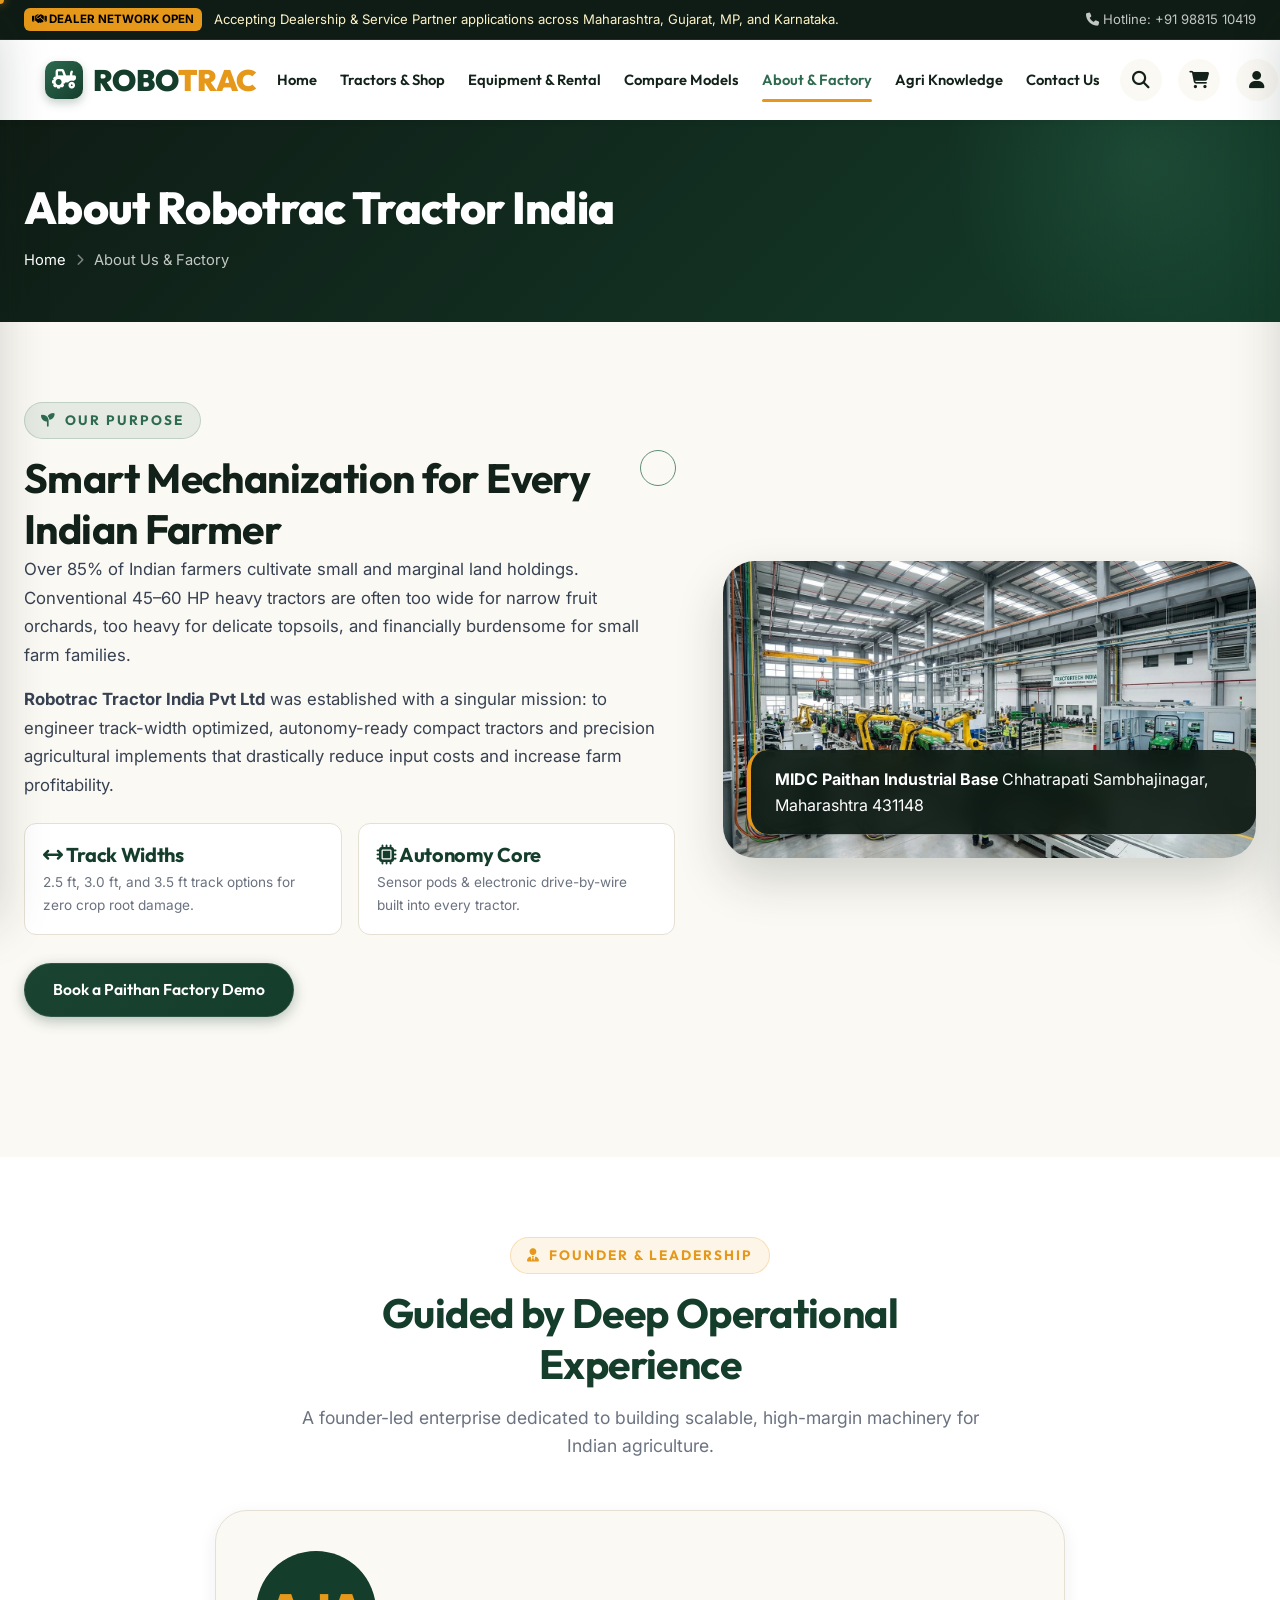
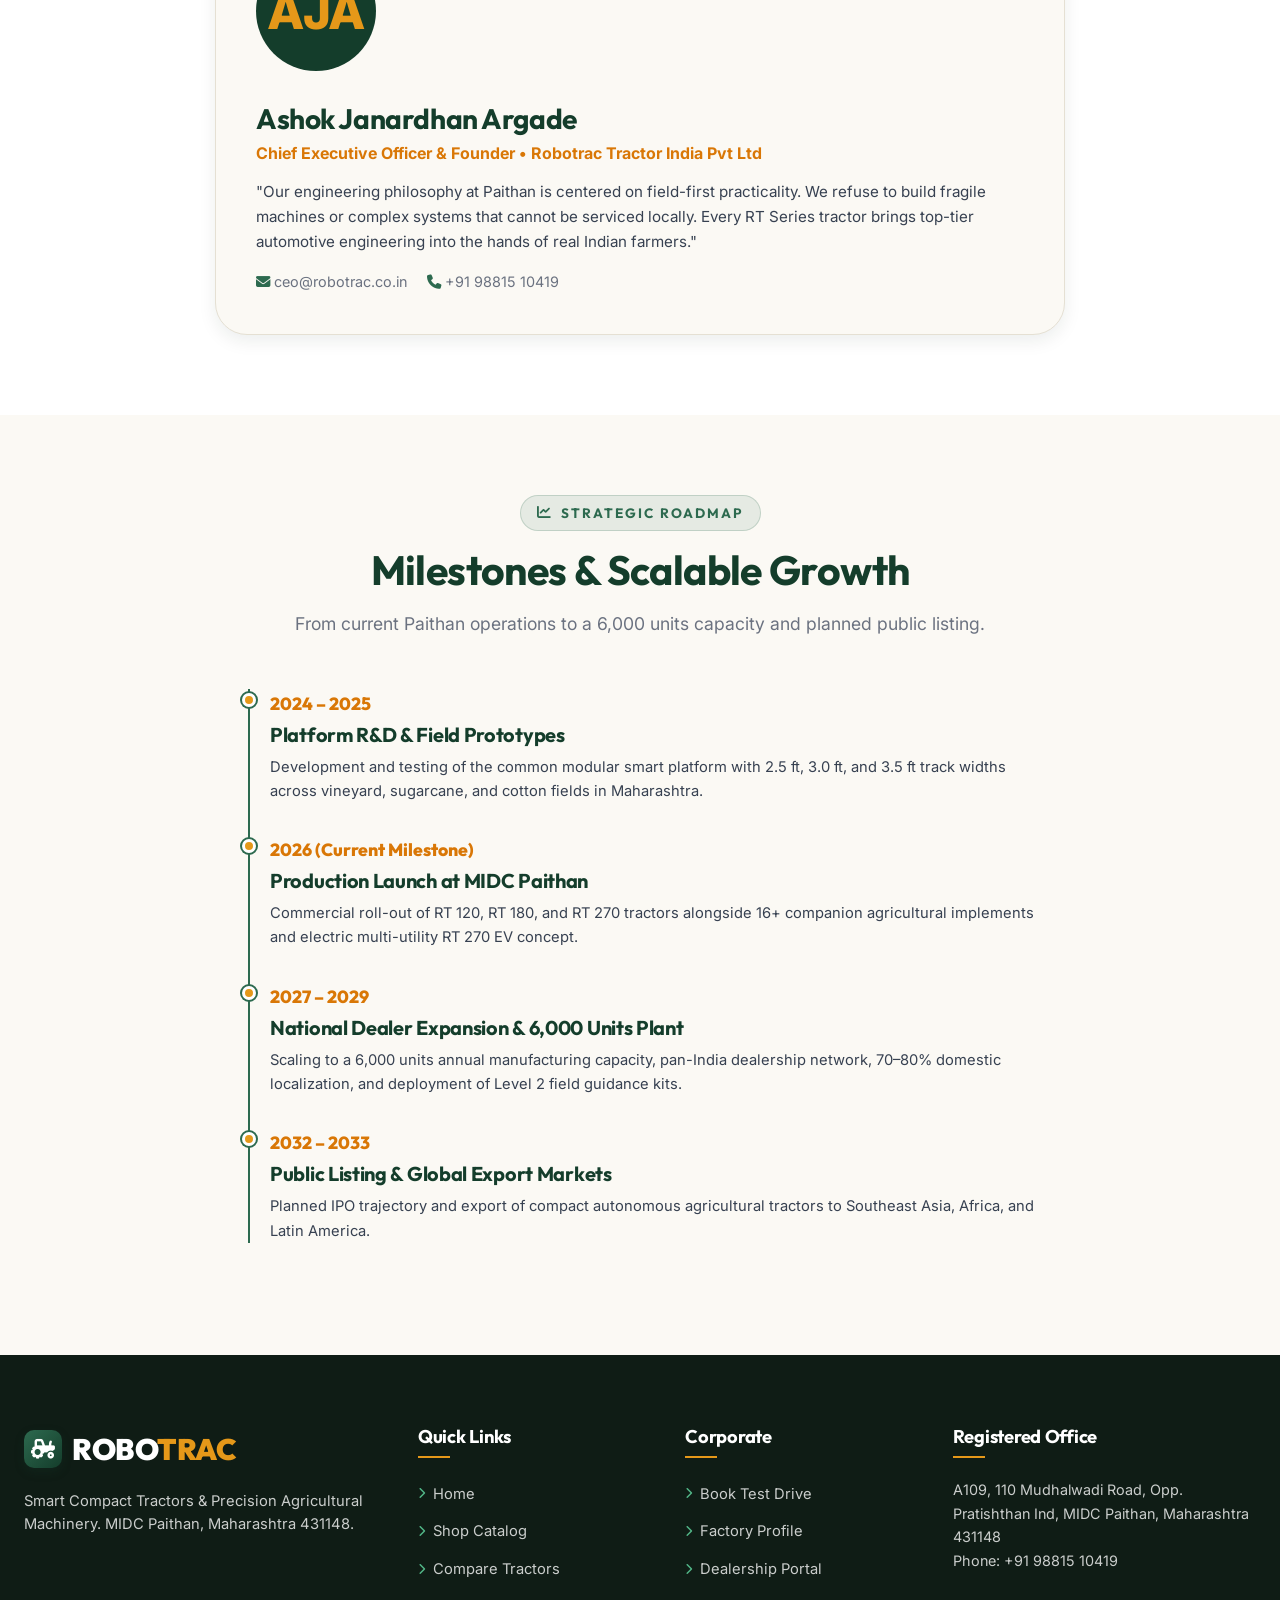
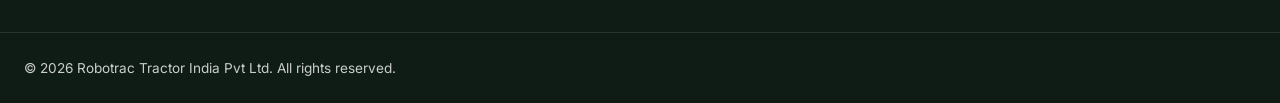
<file: about.html>
<!DOCTYPE html>
<html lang="en">
<head>
  <meta charset="UTF-8" />
  <meta name="viewport" content="width=device-width, initial-scale=1.0" />
  <title>About Us & MIDC Paithan Factory | Robotrac Tractor India</title>
  <meta name="description" content="Learn about Robotrac Tractor India Pvt Ltd, our leadership under Ashok Janardhan Argade, our manufacturing facility at MIDC Paithan Maharashtra, and our Make in India vision." />
  
  <link rel="icon" type="image/svg+xml" href="data:image/svg+xml,<svg xmlns='http://www.w3.org/2000/svg' viewBox='0 0 100 100'><text y='.9em' font-size='90'>🚜</text></svg>" />
  <link rel="stylesheet" href="https://cdnjs.cloudflare.com/ajax/libs/font-awesome/6.5.1/css/all.min.css" />

  <link rel="stylesheet" href="css/main.css" />
  <link rel="stylesheet" href="css/components.css" />
  <link rel="stylesheet" href="css/pages.css" />
  <link rel="stylesheet" href="css/responsive.css" />
</head>
<body>

  <!-- Top Ticker -->
  <div class="top-ticker">
    <div class="container top-ticker-inner">
      <div class="ticker-highlight">
        <span class="ticker-badge"><i class="fa-solid fa-handshake"></i> Dealer Network Open</span>
        <span>Accepting Dealership & Service Partner applications across Maharashtra, Gujarat, MP, and Karnataka.</span>
      </div>
      <div class="ticker-links">
        <a href="tel:+919881510419"><i class="fa-solid fa-phone"></i> Hotline: +91 98815 10419</a>
      </div>
    </div>
  </div>

  <!-- Header -->
  <header class="site-header" id="mainNavbar">
    <div class="container nav-container">
      <a href="index.html" class="brand-logo">
        <div class="logo-leaf-icon"><i class="fa-solid fa-tractor"></i></div>
        <span>ROBO<span class="brand-highlight">TRAC</span></span>
      </a>

      <nav class="nav-menu-desktop" aria-label="Main Navigation">
        <div class="nav-item"><a href="index.html" class="nav-link-item">Home</a></div>
        <div class="nav-item"><a href="shop.html" class="nav-link-item">Tractors & Shop</a></div>
        <div class="nav-item"><a href="services.html" class="nav-link-item">Equipment & Rental</a></div>
        <div class="nav-item"><a href="compare.html" class="nav-link-item">Compare Models</a></div>
        <div class="nav-item"><a href="about.html" class="nav-link-item active">About & Factory</a></div>
        <div class="nav-item"><a href="blog.html" class="nav-link-item">Agri Knowledge</a></div>
        <div class="nav-item"><a href="contact.html" class="nav-link-item">Contact Us</a></div>
      </nav>

      <div class="nav-actions">
        <button class="nav-icon-btn search-trigger-btn" aria-label="Search site"><i class="fa-solid fa-magnifying-glass"></i></button>
        <button class="nav-icon-btn cart-toggle-btn" aria-label="Cart"><i class="fa-solid fa-cart-shopping"></i><span class="cart-count-badge" style="display:none;">0</span></button>
        <a href="login.html" class="nav-icon-btn" aria-label="Farmer Login" title="Farmer Account"><i class="fa-solid fa-user"></i></a>
        <button class="mobile-menu-toggle" id="mobileNavToggle" aria-label="Toggle menu"><i class="fa-solid fa-bars-staggered"></i></button>
      </div>
    </div>
  </header>

  <!-- Page Banner -->
  <section class="page-hero-banner">
    <div class="container">
      <h1 class="page-hero-title">About Robotrac Tractor India</h1>
      <div class="breadcrumb-list">
        <a href="index.html">Home</a>
        <i class="fa-solid fa-chevron-right"></i>
        <span>About Us & Factory</span>
      </div>
    </div>
  </section>

  <!-- Story & Vision -->
  <section class="section-padding" style="background: var(--bg-cream);">
    <div class="container">
      <div class="factory-showcase-grid">
        <div>
          <span class="eyebrow-tag"><i class="fa-solid fa-seedling"></i> Our Purpose</span>
          <h2>Smart Mechanization for Every Indian Farmer</h2>
          <p style="font-size:1.05rem; line-height:1.7; color:var(--text-body); margin-bottom:16px;">
            Over 85% of Indian farmers cultivate small and marginal land holdings. Conventional 45–60 HP heavy tractors are often too wide for narrow fruit orchards, too heavy for delicate topsoils, and financially burdensome for small farm families.
          </p>
          <p style="font-size:1.05rem; line-height:1.7; color:var(--text-body); margin-bottom:24px;">
            <strong>Robotrac Tractor India Pvt Ltd</strong> was established with a singular mission: to engineer track-width optimized, autonomy-ready compact tractors and precision agricultural implements that drastically reduce input costs and increase farm profitability.
          </p>
          
          <div style="display:grid; grid-template-columns:1fr 1fr; gap:16px; margin-bottom:28px;">
            <div style="background:#ffffff; padding:18px; border-radius:var(--radius-md); border:1px solid var(--border-light);">
              <h4 style="color:var(--primary-forest); margin-bottom:4px;"><i class="fa-solid fa-arrows-left-right"></i> Track Widths</h4>
              <p style="font-size:0.85rem; color:var(--text-muted); margin:0;">2.5 ft, 3.0 ft, and 3.5 ft track options for zero crop root damage.</p>
            </div>
            <div style="background:#ffffff; padding:18px; border-radius:var(--radius-md); border:1px solid var(--border-light);">
              <h4 style="color:var(--primary-forest); margin-bottom:4px;"><i class="fa-solid fa-microchip"></i> Autonomy Core</h4>
              <p style="font-size:0.85rem; color:var(--text-muted); margin:0;">Sensor pods & electronic drive-by-wire built into every tractor.</p>
            </div>
          </div>
          
          <a href="contact.html?type=test-drive" class="btn btn-primary">Book a Paithan Factory Demo</a>
        </div>

        <div class="factory-img-frame">
          <img src="images/factory-paithan.webp" alt="MIDC Paithan Manufacturing Facility">
          <div class="factory-badge-over">
            <strong>MIDC Paithan Industrial Base</strong>
            <span>Chhatrapati Sambhajinagar, Maharashtra 431148</span>
          </div>
        </div>
      </div>
    </div>
  </section>

  <!-- Leadership & Corporate Profile -->
  <section class="section-padding" style="background: var(--bg-white);">
    <div class="container">
      <div class="section-title-wrap">
        <span class="eyebrow-tag gold"><i class="fa-solid fa-user-tie"></i> Founder & Leadership</span>
        <h2>Guided by Deep Operational Experience</h2>
        <p class="section-subtitle">A founder-led enterprise dedicated to building scalable, high-margin machinery for Indian agriculture.</p>
      </div>

      <div style="max-width:850px; margin:0 auto; background:var(--bg-cream); border-radius:var(--radius-xl); padding:40px; border:1px solid var(--border-light); box-shadow:var(--shadow-md);">
        <div style="display:flex; gap:30px; align-items:center; flex-wrap:wrap;">
          <div style="width:120px; height:120px; border-radius:50%; background:var(--primary-forest); color:var(--accent-amber); display:flex; align-items:center; justify-content:center; font-size:3rem; font-weight:800; flex-shrink:0;">
            AJA
          </div>
          <div style="flex-grow:1;">
            <h3 style="color:var(--primary-forest); margin-bottom:4px;">Ashok Janardhan Argade</h3>
            <p style="color:var(--accent-warm); font-weight:700; margin-bottom:12px;">Chief Executive Officer & Founder • Robotrac Tractor India Pvt Ltd</p>
            <p style="font-size:0.95rem; color:var(--text-body); line-height:1.65; margin-bottom:16px;">
              "Our engineering philosophy at Paithan is centered on field-first practicality. We refuse to build fragile machines or complex systems that cannot be serviced locally. Every RT Series tractor brings top-tier automotive engineering into the hands of real Indian farmers."
            </p>
            <div style="display:flex; gap:20px; font-size:0.9rem; color:var(--text-muted);">
              <span><i class="fa-solid fa-envelope" style="color:var(--primary-leaf);"></i> ceo@robotrac.co.in</span>
              <span><i class="fa-solid fa-phone" style="color:var(--primary-leaf);"></i> +91 98815 10419</span>
            </div>
          </div>
        </div>
      </div>
    </div>
  </section>

  <!-- Make in India, CSR & Corporate Roadmap -->
  <section class="section-padding" style="background: var(--bg-cream);">
    <div class="container">
      <div class="section-title-wrap">
        <span class="eyebrow-tag"><i class="fa-solid fa-chart-line"></i> Strategic Roadmap</span>
        <h2>Milestones & Scalable Growth</h2>
        <p class="section-subtitle">From current Paithan operations to a 6,000 units capacity and planned public listing.</p>
      </div>

      <div style="max-width:800px; margin:0 auto;" class="timeline-vertical">
        <div class="timeline-point-item">
          <span class="timeline-year-tag">2024 – 2025</span>
          <h4 style="color:var(--primary-forest); margin:4px 0 8px 0;">Platform R&D & Field Prototypes</h4>
          <p style="font-size:0.92rem; color:var(--text-body);">
            Development and testing of the common modular smart platform with 2.5 ft, 3.0 ft, and 3.5 ft track widths across vineyard, sugarcane, and cotton fields in Maharashtra.
          </p>
        </div>

        <div class="timeline-point-item">
          <span class="timeline-year-tag">2026 (Current Milestone)</span>
          <h4 style="color:var(--primary-forest); margin:4px 0 8px 0;">Production Launch at MIDC Paithan</h4>
          <p style="font-size:0.92rem; color:var(--text-body);">
            Commercial roll-out of RT 120, RT 180, and RT 270 tractors alongside 16+ companion agricultural implements and electric multi-utility RT 270 EV concept.
          </p>
        </div>

        <div class="timeline-point-item">
          <span class="timeline-year-tag">2027 – 2029</span>
          <h4 style="color:var(--primary-forest); margin:4px 0 8px 0;">National Dealer Expansion & 6,000 Units Plant</h4>
          <p style="font-size:0.92rem; color:var(--text-body);">
            Scaling to a 6,000 units annual manufacturing capacity, pan-India dealership network, 70–80% domestic localization, and deployment of Level 2 field guidance kits.
          </p>
        </div>

        <div class="timeline-point-item">
          <span class="timeline-year-tag">2032 – 2033</span>
          <h4 style="color:var(--primary-forest); margin:4px 0 8px 0;">Public Listing & Global Export Markets</h4>
          <p style="font-size:0.92rem; color:var(--text-body);">
            Planned IPO trajectory and export of compact autonomous agricultural tractors to Southeast Asia, Africa, and Latin America.
          </p>
        </div>
      </div>
    </div>
  </section>

  <!-- Footer -->
  <footer class="site-footer">
    <div class="container footer-top-grid">
      <div class="footer-brand-col">
        <a href="index.html" class="brand-logo">
          <div class="logo-leaf-icon"><i class="fa-solid fa-tractor"></i></div>
          <span>ROBO<span class="brand-highlight">TRAC</span></span>
        </a>
        <p>Smart Compact Tractors & Precision Agricultural Machinery. MIDC Paithan, Maharashtra 431148.</p>
      </div>
      <div>
        <h4 class="footer-widget-title">Quick Links</h4>
        <ul class="footer-links-list">
          <li><a href="index.html"><i class="fa-solid fa-chevron-right"></i> Home</a></li>
          <li><a href="shop.html"><i class="fa-solid fa-chevron-right"></i> Shop Catalog</a></li>
          <li><a href="compare.html"><i class="fa-solid fa-chevron-right"></i> Compare Tractors</a></li>
        </ul>
      </div>
      <div>
        <h4 class="footer-widget-title">Corporate</h4>
        <ul class="footer-links-list">
          <li><a href="contact.html?type=test-drive"><i class="fa-solid fa-chevron-right"></i> Book Test Drive</a></li>
          <li><a href="about.html"><i class="fa-solid fa-chevron-right"></i> Factory Profile</a></li>
          <li><a href="contact.html?type=dealership"><i class="fa-solid fa-chevron-right"></i> Dealership Portal</a></li>
        </ul>
      </div>
      <div>
        <h4 class="footer-widget-title">Registered Office</h4>
        <p style="font-size:0.9rem;">A109, 110 Mudhalwadi Road, Opp. Pratishthan Ind, MIDC Paithan, Maharashtra 431148<br>Phone: +91 98815 10419</p>
      </div>
    </div>
    <div class="footer-bottom-bar">
      <div class="container footer-bottom-inner">
        <p>© 2026 Robotrac Tractor India Pvt Ltd. All rights reserved.</p>
      </div>
    </div>
  </footer>

  <!-- Slideout Cart -->
  <div class="cart-overlay" id="cartOverlay"></div>
  <aside class="cart-drawer" id="cartDrawer">
    <div class="cart-drawer-header">
      <h3><i class="fa-solid fa-tractor"></i> Machinery Cart</h3>
      <button class="cart-close-btn" id="cartCloseBtn"><i class="fa-solid fa-xmark"></i></button>
    </div>
    <div class="cart-drawer-items" id="cartDrawerItems"></div>
    <div class="cart-drawer-footer" id="cartDrawerFooter"></div>
  </aside>

  <!-- Mobile Menu -->
  <div class="mobile-nav-overlay" id="mobileNavOverlay"></div>
  <aside class="mobile-nav-menu" id="mobileNavMenu">
    <div class="mobile-nav-head">
      <a href="index.html" class="brand-logo" style="font-size:1.4rem;">
        <div class="logo-leaf-icon" style="width:30px;height:30px;font-size:0.9rem;"><i class="fa-solid fa-tractor"></i></div>
        <span>ROBO<span class="brand-highlight">TRAC</span></span>
      </a>
      <button class="mobile-nav-close" id="mobileNavClose"><i class="fa-solid fa-xmark"></i></button>
    </div>
    <div class="mobile-nav-links">
      <a href="index.html" class="mobile-nav-link">Home</a>
      <a href="shop.html" class="mobile-nav-link">Tractors & Shop</a>
      <a href="services.html" class="mobile-nav-link">Equipment Rental</a>
      <a href="compare.html" class="mobile-nav-link">Compare Models</a>
      <a href="about.html" class="mobile-nav-link active">About & Factory</a>
      <a href="blog.html" class="mobile-nav-link">Agri Knowledge</a>
      <a href="contact.html" class="mobile-nav-link">Contact Us</a>
    </div>
  </aside>

  <!-- Mobile Bottom Bar -->
  <nav class="mobile-bottom-bar">
    <div class="mobile-bottom-nav">
      <a href="index.html" class="bottom-nav-item"><i class="fa-solid fa-house"></i><span>Home</span></a>
      <a href="shop.html" class="bottom-nav-item"><i class="fa-solid fa-tractor"></i><span>Tractors</span></a>
      <a href="index.html#customizerSection" class="bottom-nav-item highlight-fab"><i class="fa-solid fa-wand-magic-sparkles"></i><span>EMI</span></a>
      <a href="cart.html" class="bottom-nav-item cart-toggle-btn"><i class="fa-solid fa-cart-shopping"></i><span>Cart</span></a>
      <a href="tel:+919881510419" class="bottom-nav-item"><i class="fa-solid fa-phone-volume"></i><span>Call</span></a>
    </div>
  </nav>

  <script src="js/products-data.js"></script>
  <script src="js/cart.js"></script>
  <script src="js/main.js"></script>
</body>
</html>
</file>
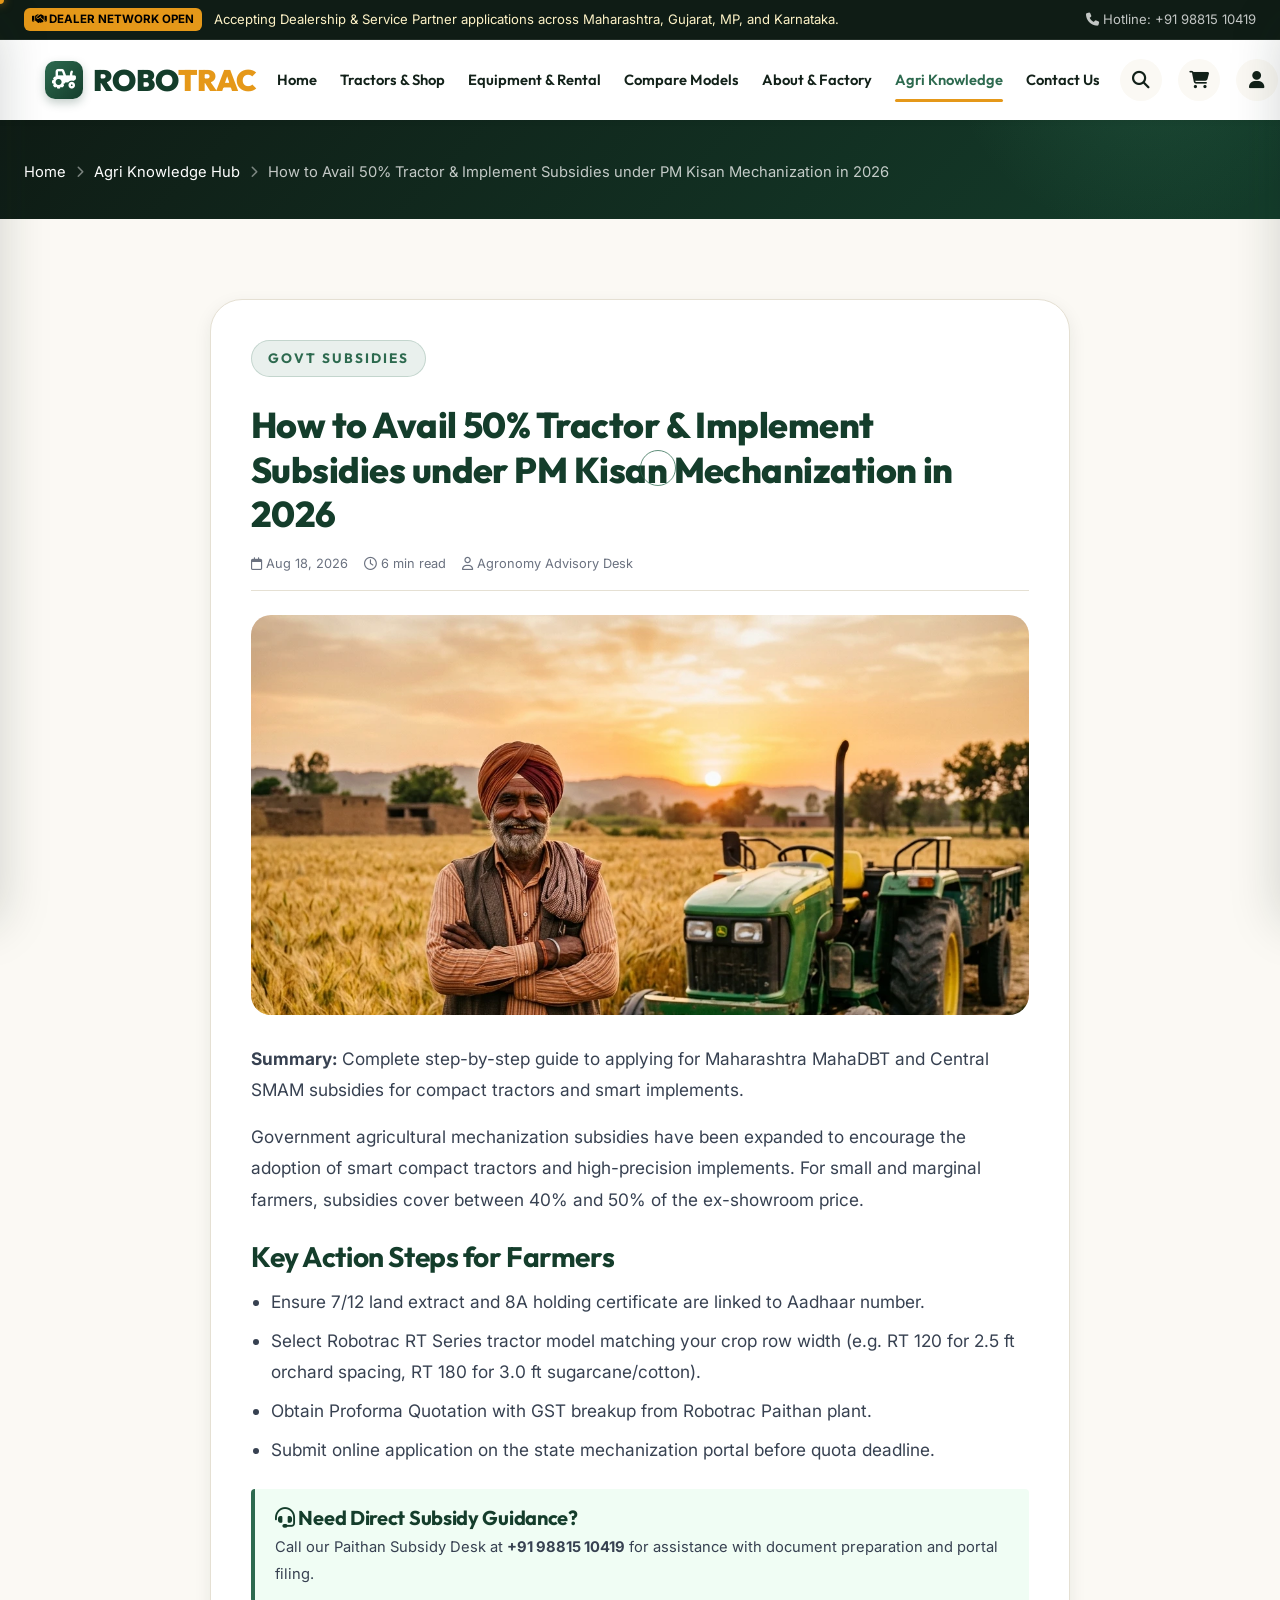
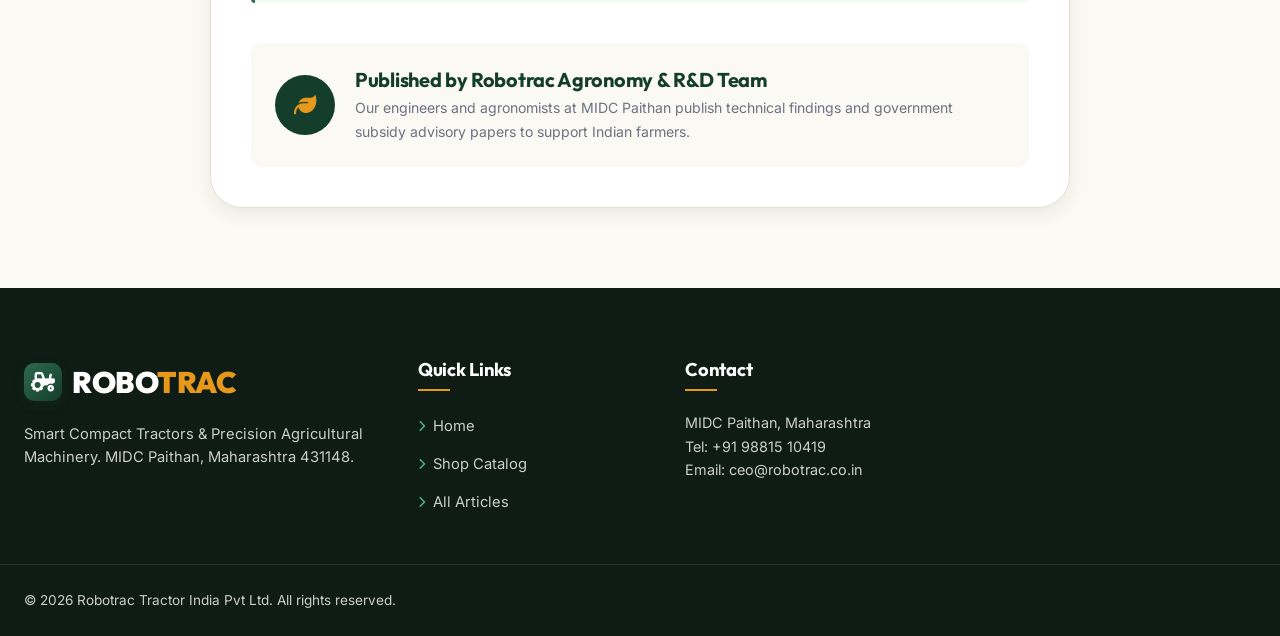
<file: blog-details.html>
<!DOCTYPE html>
<html lang="en">
<head>
  <meta charset="UTF-8" />
  <meta name="viewport" content="width=device-width, initial-scale=1.0" />
  <title>Article Details | Robotrac Agronomy Hub</title>
  <meta name="description" content="Read in-depth agricultural machinery guides and tractor subsidy walkthroughs from Robotrac Tractor India." />
  
  <link rel="icon" type="image/svg+xml" href="data:image/svg+xml,<svg xmlns='http://www.w3.org/2000/svg' viewBox='0 0 100 100'><text y='.9em' font-size='90'>🚜</text></svg>" />
  <link rel="stylesheet" href="https://cdnjs.cloudflare.com/ajax/libs/font-awesome/6.5.1/css/all.min.css" />

  <link rel="stylesheet" href="css/main.css" />
  <link rel="stylesheet" href="css/components.css" />
  <link rel="stylesheet" href="css/pages.css" />
  <link rel="stylesheet" href="css/responsive.css" />
</head>
<body>

  <!-- Top Ticker -->
  <div class="top-ticker">
    <div class="container top-ticker-inner">
      <div class="ticker-highlight">
        <span class="ticker-badge"><i class="fa-solid fa-handshake"></i> Dealer Network Open</span>
        <span>Accepting Dealership & Service Partner applications across Maharashtra, Gujarat, MP, and Karnataka.</span>
      </div>
      <div class="ticker-links">
        <a href="tel:+919881510419"><i class="fa-solid fa-phone"></i> Hotline: +91 98815 10419</a>
      </div>
    </div>
  </div>

  <!-- Header -->
  <header class="site-header" id="mainNavbar">
    <div class="container nav-container">
      <a href="index.html" class="brand-logo">
        <div class="logo-leaf-icon"><i class="fa-solid fa-tractor"></i></div>
        <span>ROBO<span class="brand-highlight">TRAC</span></span>
      </a>

      <nav class="nav-menu-desktop" aria-label="Main Navigation">
        <div class="nav-item"><a href="index.html" class="nav-link-item">Home</a></div>
        <div class="nav-item"><a href="shop.html" class="nav-link-item">Tractors & Shop</a></div>
        <div class="nav-item"><a href="services.html" class="nav-link-item">Equipment & Rental</a></div>
        <div class="nav-item"><a href="compare.html" class="nav-link-item">Compare Models</a></div>
        <div class="nav-item"><a href="about.html" class="nav-link-item">About & Factory</a></div>
        <div class="nav-item"><a href="blog.html" class="nav-link-item active">Agri Knowledge</a></div>
        <div class="nav-item"><a href="contact.html" class="nav-link-item">Contact Us</a></div>
      </nav>

      <div class="nav-actions">
        <button class="nav-icon-btn search-trigger-btn" aria-label="Search site"><i class="fa-solid fa-magnifying-glass"></i></button>
        <button class="nav-icon-btn cart-toggle-btn" aria-label="Cart"><i class="fa-solid fa-cart-shopping"></i><span class="cart-count-badge" style="display:none;">0</span></button>
        <a href="login.html" class="nav-icon-btn" aria-label="Farmer Login" title="Farmer Account"><i class="fa-solid fa-user"></i></a>
        <button class="mobile-menu-toggle" id="mobileNavToggle" aria-label="Toggle menu"><i class="fa-solid fa-bars-staggered"></i></button>
      </div>
    </div>
  </header>

  <!-- Page Banner -->
  <section class="page-hero-banner" style="padding: 40px 0 35px 0;">
    <div class="container">
      <div class="breadcrumb-list">
        <a href="index.html">Home</a>
        <i class="fa-solid fa-chevron-right"></i>
        <a href="blog.html">Agri Knowledge Hub</a>
        <i class="fa-solid fa-chevron-right"></i>
        <span id="breadcrumbBlogTitle">Article Details</span>
      </div>
    </div>
  </section>

  <!-- Single Blog Content -->
  <section class="section-padding" style="background: var(--bg-cream);">
    <div class="container">
      <div style="max-width: 860px; margin:0 auto; background:#ffffff; border-radius:var(--radius-xl); padding:40px; border:1px solid var(--border-light); box-shadow:var(--shadow-md);">
        <span class="eyebrow-tag" id="articleCategoryTag">Govt Subsidies</span>
        <h1 id="articleTitle" style="color:var(--primary-forest); margin: 12px 0 16px 0; font-size:clamp(1.8rem, 2.8vw, 2.4rem);">
          Article Title
        </h1>
        
        <div class="blog-meta-row" style="margin-bottom:24px; padding-bottom:16px; border-bottom:1px solid var(--border-light);">
          <span id="articleDate"><i class="fa-regular fa-calendar"></i> Aug 18, 2026</span>
          <span id="articleReadTime"><i class="fa-regular fa-clock"></i> 6 min read</span>
          <span id="articleAuthor"><i class="fa-regular fa-user"></i> By Robotrac Advisory Desk</span>
        </div>

        <div style="border-radius:var(--radius-lg); overflow:hidden; margin-bottom:28px; max-height:400px;">
          <img src="images/hero-tractor-banner.webp" alt="Article Banner" id="articleImage" style="width:100%; height:100%; object-fit:cover;">
        </div>

        <div id="articleBodyContent" style="font-size:1.08rem; line-height:1.8; color:var(--text-body);">
          <!-- Article text rendered via JS -->
        </div>

        <!-- Author Box -->
        <div style="background:var(--bg-cream); border-radius:var(--radius-md); padding:24px; margin-top:40px; display:flex; gap:20px; align-items:center;">
          <div style="width:60px; height:60px; border-radius:50%; background:var(--primary-forest); color:var(--accent-amber); display:flex; align-items:center; justify-content:center; font-size:1.4rem; flex-shrink:0;">
            <i class="fa-solid fa-leaf"></i>
          </div>
          <div>
            <h4 style="color:var(--primary-forest); margin-bottom:4px;">Published by Robotrac Agronomy & R&D Team</h4>
            <p style="font-size:0.88rem; color:var(--text-muted); margin:0;">
              Our engineers and agronomists at MIDC Paithan publish technical findings and government subsidy advisory papers to support Indian farmers.
            </p>
          </div>
        </div>
      </div>
    </div>
  </section>

  <!-- Footer -->
  <footer class="site-footer">
    <div class="container footer-top-grid">
      <div class="footer-brand-col">
        <a href="index.html" class="brand-logo">
          <div class="logo-leaf-icon"><i class="fa-solid fa-tractor"></i></div>
          <span>ROBO<span class="brand-highlight">TRAC</span></span>
        </a>
        <p>Smart Compact Tractors & Precision Agricultural Machinery. MIDC Paithan, Maharashtra 431148.</p>
      </div>
      <div>
        <h4 class="footer-widget-title">Quick Links</h4>
        <ul class="footer-links-list">
          <li><a href="index.html"><i class="fa-solid fa-chevron-right"></i> Home</a></li>
          <li><a href="shop.html"><i class="fa-solid fa-chevron-right"></i> Shop Catalog</a></li>
          <li><a href="blog.html"><i class="fa-solid fa-chevron-right"></i> All Articles</a></li>
        </ul>
      </div>
      <div>
        <h4 class="footer-widget-title">Contact</h4>
        <p style="font-size:0.9rem;">MIDC Paithan, Maharashtra<br>Tel: +91 98815 10419<br>Email: ceo@robotrac.co.in</p>
      </div>
    </div>
    <div class="footer-bottom-bar">
      <div class="container footer-bottom-inner">
        <p>© 2026 Robotrac Tractor India Pvt Ltd. All rights reserved.</p>
      </div>
    </div>
  </footer>

  <!-- Slideout Cart -->
  <div class="cart-overlay" id="cartOverlay"></div>
  <aside class="cart-drawer" id="cartDrawer">
    <div class="cart-drawer-header">
      <h3><i class="fa-solid fa-tractor"></i> Machinery Cart</h3>
      <button class="cart-close-btn" id="cartCloseBtn"><i class="fa-solid fa-xmark"></i></button>
    </div>
    <div class="cart-drawer-items" id="cartDrawerItems"></div>
    <div class="cart-drawer-footer" id="cartDrawerFooter"></div>
  </aside>

  <!-- Mobile Menu -->
  <div class="mobile-nav-overlay" id="mobileNavOverlay"></div>
  <aside class="mobile-nav-menu" id="mobileNavMenu">
    <div class="mobile-nav-head">
      <a href="index.html" class="brand-logo" style="font-size:1.4rem;">
        <div class="logo-leaf-icon" style="width:30px;height:30px;font-size:0.9rem;"><i class="fa-solid fa-tractor"></i></div>
        <span>ROBO<span class="brand-highlight">TRAC</span></span>
      </a>
      <button class="mobile-nav-close" id="mobileNavClose"><i class="fa-solid fa-xmark"></i></button>
    </div>
    <div class="mobile-nav-links">
      <a href="index.html" class="mobile-nav-link">Home</a>
      <a href="shop.html" class="mobile-nav-link">Tractors & Shop</a>
      <a href="services.html" class="mobile-nav-link">Equipment Rental</a>
      <a href="compare.html" class="mobile-nav-link">Compare Models</a>
      <a href="about.html" class="mobile-nav-link">About & Factory</a>
      <a href="blog.html" class="mobile-nav-link active">Agri Knowledge</a>
    </div>
  </aside>

  <!-- Mobile Bottom Bar -->
  <nav class="mobile-bottom-bar">
    <div class="mobile-bottom-nav">
      <a href="index.html" class="bottom-nav-item"><i class="fa-solid fa-house"></i><span>Home</span></a>
      <a href="shop.html" class="bottom-nav-item"><i class="fa-solid fa-tractor"></i><span>Tractors</span></a>
      <a href="index.html#customizerSection" class="bottom-nav-item highlight-fab"><i class="fa-solid fa-wand-magic-sparkles"></i><span>EMI</span></a>
      <a href="cart.html" class="bottom-nav-item cart-toggle-btn"><i class="fa-solid fa-cart-shopping"></i><span>Cart</span></a>
      <a href="tel:+919881510419" class="bottom-nav-item"><i class="fa-solid fa-phone-volume"></i><span>Call</span></a>
    </div>
  </nav>

  <script src="js/products-data.js"></script>
  <script src="js/cart.js"></script>
  <script src="js/main.js"></script>
  <script>
    document.addEventListener("DOMContentLoaded", () => {
      const urlParams = new URLSearchParams(window.location.search);
      const blogId = urlParams.get("id") || "subsidy-guide-2026";
      const post = BLOG_POSTS.find(b => b.id === blogId) || BLOG_POSTS[0];

      document.title = `${post.title} | Robotrac Knowledge Hub`;
      document.getElementById("breadcrumbBlogTitle").textContent = post.title;
      document.getElementById("articleTitle").textContent = post.title;
      document.getElementById("articleCategoryTag").textContent = post.category;
      document.getElementById("articleDate").innerHTML = `<i class="fa-regular fa-calendar"></i> ${post.date}`;
      document.getElementById("articleReadTime").innerHTML = `<i class="fa-regular fa-clock"></i> ${post.readTime}`;
      document.getElementById("articleAuthor").innerHTML = `<i class="fa-regular fa-user"></i> ${post.author}`;
      document.getElementById("articleImage").src = post.image;

      document.getElementById("articleBodyContent").innerHTML = `
        <p><strong>Summary:</strong> ${post.excerpt}</p>
        <p>${post.content}</p>
        <h3 style="color:var(--primary-forest); margin: 24px 0 12px 0;">Key Action Steps for Farmers</h3>
        <ul style="padding-left:20px; list-style:disc; margin-bottom:20px;">
          <li style="margin-bottom:8px;">Ensure 7/12 land extract and 8A holding certificate are linked to Aadhaar number.</li>
          <li style="margin-bottom:8px;">Select Robotrac RT Series tractor model matching your crop row width (e.g. RT 120 for 2.5 ft orchard spacing, RT 180 for 3.0 ft sugarcane/cotton).</li>
          <li style="margin-bottom:8px;">Obtain Proforma Quotation with GST breakup from Robotrac Paithan plant.</li>
          <li style="margin-bottom:8px;">Submit online application on the state mechanization portal before quota deadline.</li>
        </ul>
        <div style="background:#f0fdf4; border-left:4px solid var(--primary-leaf); padding:16px 20px; border-radius:4px; margin:24px 0;">
          <h4 style="color:var(--primary-forest); margin-bottom:4px;"><i class="fa-solid fa-headset"></i> Need Direct Subsidy Guidance?</h4>
          <p style="font-size:0.92rem; color:var(--text-body); margin:0;">Call our Paithan Subsidy Desk at <strong>+91 98815 10419</strong> for assistance with document preparation and portal filing.</p>
        </div>
      `;
    });
  </script>
</body>
</html>
</file>
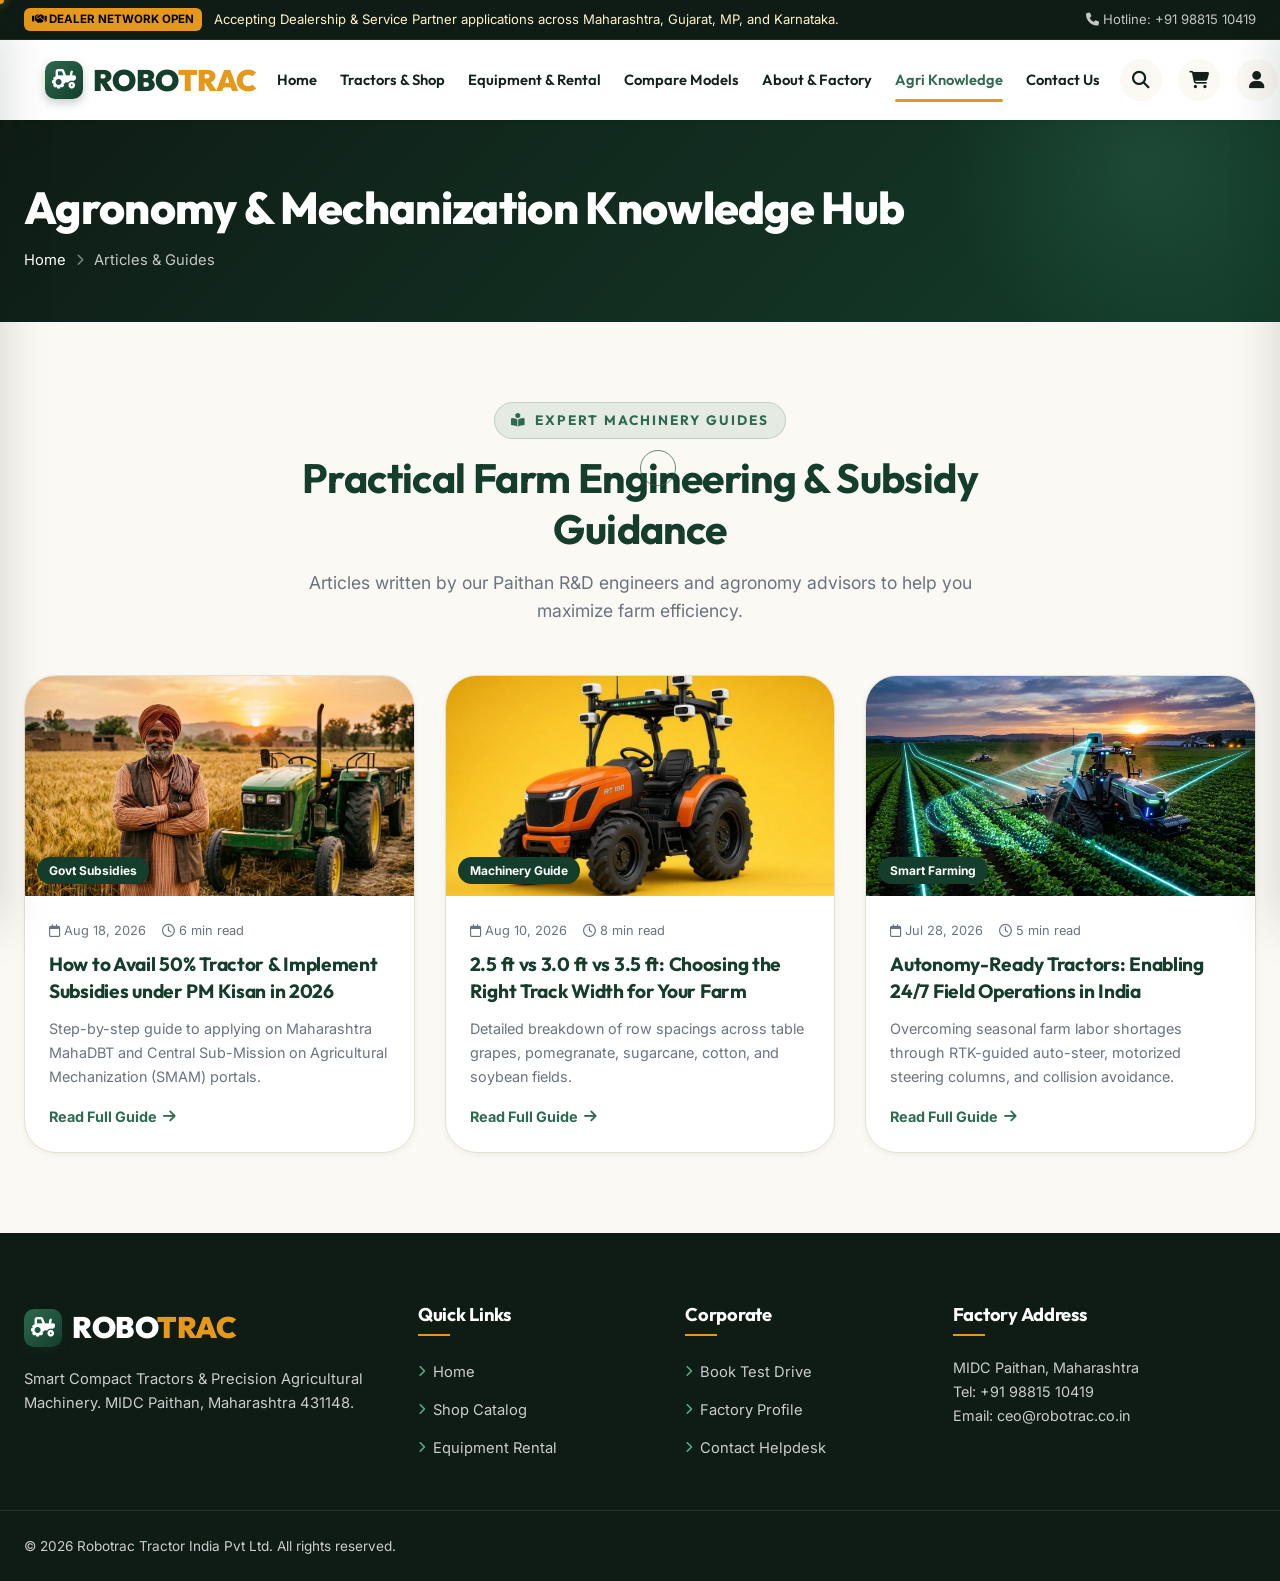
<file: blog.html>
<!DOCTYPE html>
<html lang="en">
<head>
  <meta charset="UTF-8" />
  <meta name="viewport" content="width=device-width, initial-scale=1.0" />
  <title>Agronomy & Mechanization Blog | Robotrac Knowledge Hub</title>
  <meta name="description" content="Read expert guides on tractor subsidies in India, machinery track-width selection, implement matching, and autonomous farming technology." />
  
  <link rel="icon" type="image/svg+xml" href="data:image/svg+xml,<svg xmlns='http://www.w3.org/2000/svg' viewBox='0 0 100 100'><text y='.9em' font-size='90'>🚜</text></svg>" />
  <link rel="stylesheet" href="https://cdnjs.cloudflare.com/ajax/libs/font-awesome/6.5.1/css/all.min.css" />

  <link rel="stylesheet" href="css/main.css" />
  <link rel="stylesheet" href="css/components.css" />
  <link rel="stylesheet" href="css/pages.css" />
  <link rel="stylesheet" href="css/responsive.css" />
</head>
<body>

  <!-- Top Ticker -->
  <div class="top-ticker">
    <div class="container top-ticker-inner">
      <div class="ticker-highlight">
        <span class="ticker-badge"><i class="fa-solid fa-handshake"></i> Dealer Network Open</span>
        <span>Accepting Dealership & Service Partner applications across Maharashtra, Gujarat, MP, and Karnataka.</span>
      </div>
      <div class="ticker-links">
        <a href="tel:+919881510419"><i class="fa-solid fa-phone"></i> Hotline: +91 98815 10419</a>
      </div>
    </div>
  </div>

  <!-- Header -->
  <header class="site-header" id="mainNavbar">
    <div class="container nav-container">
      <a href="index.html" class="brand-logo">
        <div class="logo-leaf-icon"><i class="fa-solid fa-tractor"></i></div>
        <span>ROBO<span class="brand-highlight">TRAC</span></span>
      </a>

      <nav class="nav-menu-desktop" aria-label="Main Navigation">
        <div class="nav-item"><a href="index.html" class="nav-link-item">Home</a></div>
        <div class="nav-item"><a href="shop.html" class="nav-link-item">Tractors & Shop</a></div>
        <div class="nav-item"><a href="services.html" class="nav-link-item">Equipment & Rental</a></div>
        <div class="nav-item"><a href="compare.html" class="nav-link-item">Compare Models</a></div>
        <div class="nav-item"><a href="about.html" class="nav-link-item">About & Factory</a></div>
        <div class="nav-item"><a href="blog.html" class="nav-link-item active">Agri Knowledge</a></div>
        <div class="nav-item"><a href="contact.html" class="nav-link-item">Contact Us</a></div>
      </nav>

      <div class="nav-actions">
        <button class="nav-icon-btn search-trigger-btn" aria-label="Search site"><i class="fa-solid fa-magnifying-glass"></i></button>
        <button class="nav-icon-btn cart-toggle-btn" aria-label="Cart"><i class="fa-solid fa-cart-shopping"></i><span class="cart-count-badge" style="display:none;">0</span></button>
        <a href="login.html" class="nav-icon-btn" aria-label="Farmer Login" title="Farmer Account"><i class="fa-solid fa-user"></i></a>
        <button class="mobile-menu-toggle" id="mobileNavToggle" aria-label="Toggle menu"><i class="fa-solid fa-bars-staggered"></i></button>
      </div>
    </div>
  </header>

  <!-- Page Banner -->
  <section class="page-hero-banner">
    <div class="container">
      <h1 class="page-hero-title">Agronomy & Mechanization Knowledge Hub</h1>
      <div class="breadcrumb-list">
        <a href="index.html">Home</a>
        <i class="fa-solid fa-chevron-right"></i>
        <span>Articles & Guides</span>
      </div>
    </div>
  </section>

  <!-- Blog Main Section -->
  <section class="section-padding" style="background: var(--bg-cream);">
    <div class="container">
      <div class="section-title-wrap">
        <span class="eyebrow-tag"><i class="fa-solid fa-book-open-reader"></i> Expert Machinery Guides</span>
        <h2>Practical Farm Engineering & Subsidy Guidance</h2>
        <p class="section-subtitle">Articles written by our Paithan R&D engineers and agronomy advisors to help you maximize farm efficiency.</p>
      </div>

      <div class="blog-grid-3">
        <!-- Article 1 -->
        <div class="blog-card">
          <div class="blog-thumb-wrap">
            <span class="blog-category-badge">Govt Subsidies</span>
            <img src="images/farmer-testimonial.webp" alt="Govt Subsidy Guide" class="blog-thumb">
          </div>
          <div class="blog-content">
            <div class="blog-meta-row">
              <span><i class="fa-regular fa-calendar"></i> Aug 18, 2026</span>
              <span><i class="fa-regular fa-clock"></i> 6 min read</span>
            </div>
            <h3 class="blog-title">
              <a href="blog-details.html?id=subsidy-guide-2026">How to Avail 50% Tractor & Implement Subsidies under PM Kisan in 2026</a>
            </h3>
            <p style="font-size:0.9rem; color:var(--text-muted); margin-bottom:16px;">
              Step-by-step guide to applying on Maharashtra MahaDBT and Central Sub-Mission on Agricultural Mechanization (SMAM) portals.
            </p>
            <a href="blog-details.html?id=subsidy-guide-2026" class="blog-read-more">Read Full Guide <i class="fa-solid fa-arrow-right"></i></a>
          </div>
        </div>

        <!-- Article 2 -->
        <div class="blog-card">
          <div class="blog-thumb-wrap">
            <span class="blog-category-badge">Machinery Guide</span>
            <img src="images/tractor-rt180.webp" alt="Track Width Selection" class="blog-thumb">
          </div>
          <div class="blog-content">
            <div class="blog-meta-row">
              <span><i class="fa-regular fa-calendar"></i> Aug 10, 2026</span>
              <span><i class="fa-regular fa-clock"></i> 8 min read</span>
            </div>
            <h3 class="blog-title">
              <a href="blog-details.html?id=track-width-selection-guide">2.5 ft vs 3.0 ft vs 3.5 ft: Choosing the Right Track Width for Your Farm</a>
            </h3>
            <p style="font-size:0.9rem; color:var(--text-muted); margin-bottom:16px;">
              Detailed breakdown of row spacings across table grapes, pomegranate, sugarcane, cotton, and soybean fields.
            </p>
            <a href="blog-details.html?id=track-width-selection-guide" class="blog-read-more">Read Full Guide <i class="fa-solid fa-arrow-right"></i></a>
          </div>
        </div>

        <!-- Article 3 -->
        <div class="blog-card">
          <div class="blog-thumb-wrap">
            <span class="blog-category-badge">Smart Farming</span>
            <img src="images/smart-autonomy-tech.webp" alt="Autonomous Tractors" class="blog-thumb">
          </div>
          <div class="blog-content">
            <div class="blog-meta-row">
              <span><i class="fa-regular fa-calendar"></i> Jul 28, 2026</span>
              <span><i class="fa-regular fa-clock"></i> 5 min read</span>
            </div>
            <h3 class="blog-title">
              <a href="blog-details.html?id=autonomy-future-indian-farming">Autonomy-Ready Tractors: Enabling 24/7 Field Operations in India</a>
            </h3>
            <p style="font-size:0.9rem; color:var(--text-muted); margin-bottom:16px;">
              Overcoming seasonal farm labor shortages through RTK-guided auto-steer, motorized steering columns, and collision avoidance.
            </p>
            <a href="blog-details.html?id=autonomy-future-indian-farming" class="blog-read-more">Read Full Guide <i class="fa-solid fa-arrow-right"></i></a>
          </div>
        </div>
      </div>
    </div>
  </section>

  <!-- Footer -->
  <footer class="site-footer">
    <div class="container footer-top-grid">
      <div class="footer-brand-col">
        <a href="index.html" class="brand-logo">
          <div class="logo-leaf-icon"><i class="fa-solid fa-tractor"></i></div>
          <span>ROBO<span class="brand-highlight">TRAC</span></span>
        </a>
        <p>Smart Compact Tractors & Precision Agricultural Machinery. MIDC Paithan, Maharashtra 431148.</p>
      </div>
      <div>
        <h4 class="footer-widget-title">Quick Links</h4>
        <ul class="footer-links-list">
          <li><a href="index.html"><i class="fa-solid fa-chevron-right"></i> Home</a></li>
          <li><a href="shop.html"><i class="fa-solid fa-chevron-right"></i> Shop Catalog</a></li>
          <li><a href="services.html"><i class="fa-solid fa-chevron-right"></i> Equipment Rental</a></li>
        </ul>
      </div>
      <div>
        <h4 class="footer-widget-title">Corporate</h4>
        <ul class="footer-links-list">
          <li><a href="contact.html?type=test-drive"><i class="fa-solid fa-chevron-right"></i> Book Test Drive</a></li>
          <li><a href="about.html"><i class="fa-solid fa-chevron-right"></i> Factory Profile</a></li>
          <li><a href="contact.html"><i class="fa-solid fa-chevron-right"></i> Contact Helpdesk</a></li>
        </ul>
      </div>
      <div>
        <h4 class="footer-widget-title">Factory Address</h4>
        <p style="font-size:0.9rem;">MIDC Paithan, Maharashtra<br>Tel: +91 98815 10419<br>Email: ceo@robotrac.co.in</p>
      </div>
    </div>
    <div class="footer-bottom-bar">
      <div class="container footer-bottom-inner">
        <p>© 2026 Robotrac Tractor India Pvt Ltd. All rights reserved.</p>
      </div>
    </div>
  </footer>

  <!-- Slideout Cart -->
  <div class="cart-overlay" id="cartOverlay"></div>
  <aside class="cart-drawer" id="cartDrawer">
    <div class="cart-drawer-header">
      <h3><i class="fa-solid fa-tractor"></i> Machinery Cart</h3>
      <button class="cart-close-btn" id="cartCloseBtn"><i class="fa-solid fa-xmark"></i></button>
    </div>
    <div class="cart-drawer-items" id="cartDrawerItems"></div>
    <div class="cart-drawer-footer" id="cartDrawerFooter"></div>
  </aside>

  <!-- Mobile Menu -->
  <div class="mobile-nav-overlay" id="mobileNavOverlay"></div>
  <aside class="mobile-nav-menu" id="mobileNavMenu">
    <div class="mobile-nav-head">
      <a href="index.html" class="brand-logo" style="font-size:1.4rem;">
        <div class="logo-leaf-icon" style="width:30px;height:30px;font-size:0.9rem;"><i class="fa-solid fa-tractor"></i></div>
        <span>ROBO<span class="brand-highlight">TRAC</span></span>
      </a>
      <button class="mobile-nav-close" id="mobileNavClose"><i class="fa-solid fa-xmark"></i></button>
    </div>
    <div class="mobile-nav-links">
      <a href="index.html" class="mobile-nav-link">Home</a>
      <a href="shop.html" class="mobile-nav-link">Tractors & Shop</a>
      <a href="services.html" class="mobile-nav-link">Equipment Rental</a>
      <a href="compare.html" class="mobile-nav-link">Compare Models</a>
      <a href="about.html" class="mobile-nav-link">About & Factory</a>
      <a href="blog.html" class="mobile-nav-link active">Agri Knowledge</a>
      <a href="contact.html" class="mobile-nav-link">Contact Us</a>
    </div>
  </aside>

  <!-- Mobile Bottom Bar -->
  <nav class="mobile-bottom-bar">
    <div class="mobile-bottom-nav">
      <a href="index.html" class="bottom-nav-item"><i class="fa-solid fa-house"></i><span>Home</span></a>
      <a href="shop.html" class="bottom-nav-item"><i class="fa-solid fa-tractor"></i><span>Tractors</span></a>
      <a href="index.html#customizerSection" class="bottom-nav-item highlight-fab"><i class="fa-solid fa-wand-magic-sparkles"></i><span>EMI</span></a>
      <a href="cart.html" class="bottom-nav-item cart-toggle-btn"><i class="fa-solid fa-cart-shopping"></i><span>Cart</span></a>
      <a href="tel:+919881510419" class="bottom-nav-item"><i class="fa-solid fa-phone-volume"></i><span>Call</span></a>
    </div>
  </nav>

  <script src="js/products-data.js"></script>
  <script src="js/cart.js"></script>
  <script src="js/main.js"></script>
</body>
</html>
</file>
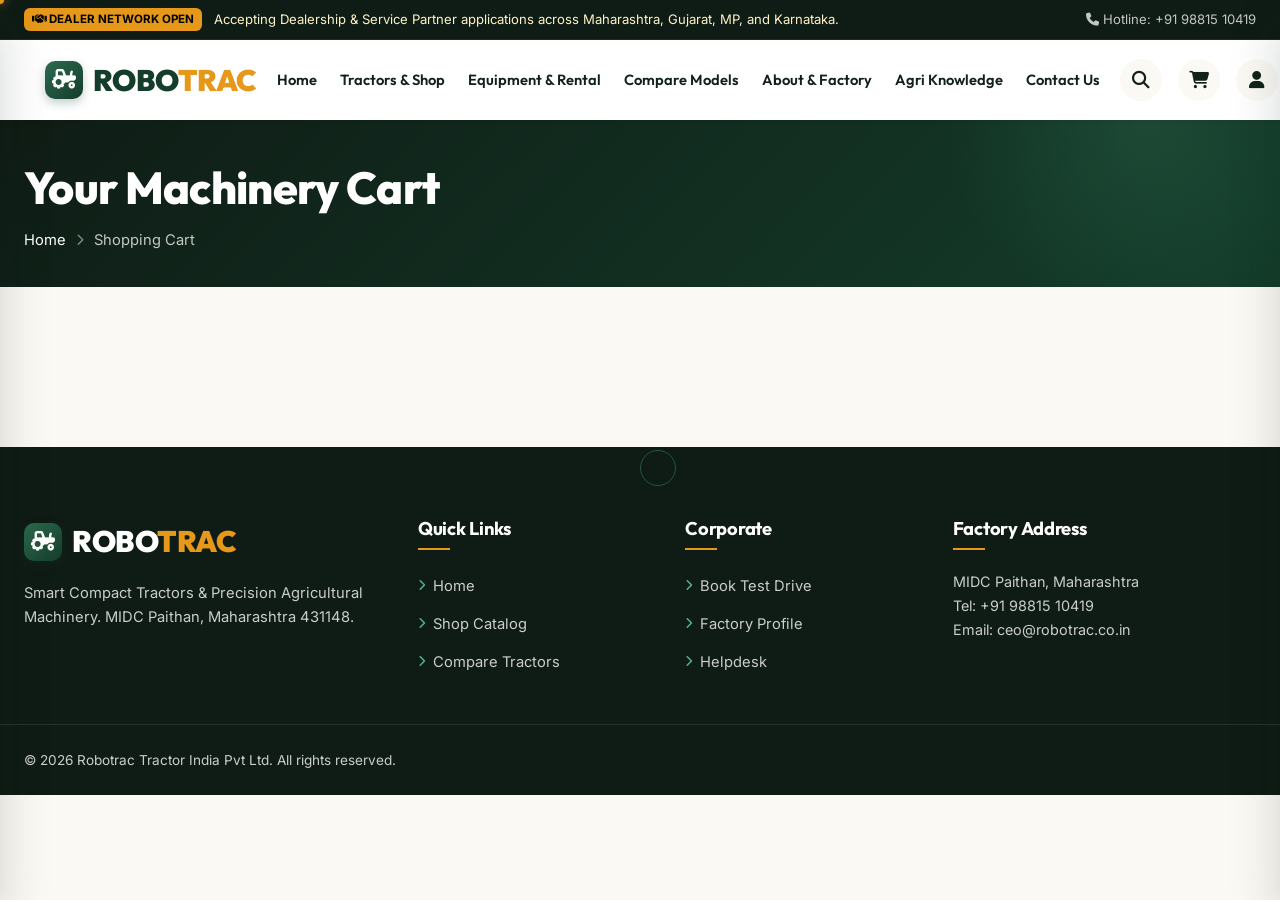
<file: cart.html>
<!DOCTYPE html>
<html lang="en">
<head>
  <meta charset="UTF-8" />
  <meta name="viewport" content="width=device-width, initial-scale=1.0" />
  <title>Shopping Cart | Robotrac Tractor India</title>
  <meta name="description" content="Review your selected tractors, implements and attachments, apply discount coupons and calculate estimated farm loan EMI." />
  
  <link rel="icon" type="image/svg+xml" href="data:image/svg+xml,<svg xmlns='http://www.w3.org/2000/svg' viewBox='0 0 100 100'><text y='.9em' font-size='90'>🚜</text></svg>" />
  <link rel="stylesheet" href="https://cdnjs.cloudflare.com/ajax/libs/font-awesome/6.5.1/css/all.min.css" />

  <link rel="stylesheet" href="css/main.css" />
  <link rel="stylesheet" href="css/components.css" />
  <link rel="stylesheet" href="css/pages.css" />
  <link rel="stylesheet" href="css/responsive.css" />
</head>
<body>

  <!-- Top Ticker -->
  <div class="top-ticker">
    <div class="container top-ticker-inner">
      <div class="ticker-highlight">
        <span class="ticker-badge"><i class="fa-solid fa-handshake"></i> Dealer Network Open</span>
        <span>Accepting Dealership & Service Partner applications across Maharashtra, Gujarat, MP, and Karnataka.</span>
      </div>
      <div class="ticker-links">
        <a href="tel:+919881510419"><i class="fa-solid fa-phone"></i> Hotline: +91 98815 10419</a>
      </div>
    </div>
  </div>

  <!-- Header -->
  <header class="site-header" id="mainNavbar">
    <div class="container nav-container">
      <a href="index.html" class="brand-logo">
        <div class="logo-leaf-icon"><i class="fa-solid fa-tractor"></i></div>
        <span>ROBO<span class="brand-highlight">TRAC</span></span>
      </a>

      <nav class="nav-menu-desktop" aria-label="Main Navigation">
        <div class="nav-item"><a href="index.html" class="nav-link-item">Home</a></div>
        <div class="nav-item"><a href="shop.html" class="nav-link-item">Tractors & Shop</a></div>
        <div class="nav-item"><a href="services.html" class="nav-link-item">Equipment & Rental</a></div>
        <div class="nav-item"><a href="compare.html" class="nav-link-item">Compare Models</a></div>
        <div class="nav-item"><a href="about.html" class="nav-link-item">About & Factory</a></div>
        <div class="nav-item"><a href="blog.html" class="nav-link-item">Agri Knowledge</a></div>
        <div class="nav-item"><a href="contact.html" class="nav-link-item">Contact Us</a></div>
      </nav>

      <div class="nav-actions">
        <button class="nav-icon-btn search-trigger-btn" aria-label="Search site"><i class="fa-solid fa-magnifying-glass"></i></button>
        <button class="nav-icon-btn cart-toggle-btn" aria-label="Cart"><i class="fa-solid fa-cart-shopping"></i><span class="cart-count-badge" style="display:none;">0</span></button>
        <a href="login.html" class="nav-icon-btn" aria-label="Farmer Login" title="Farmer Account"><i class="fa-solid fa-user"></i></a>
        <button class="mobile-menu-toggle" id="mobileNavToggle" aria-label="Toggle menu"><i class="fa-solid fa-bars-staggered"></i></button>
      </div>
    </div>
  </header>

  <!-- Page Banner -->
  <section class="page-hero-banner" style="padding: 40px 0 35px 0;">
    <div class="container">
      <h1 class="page-hero-title">Your Machinery Cart</h1>
      <div class="breadcrumb-list">
        <a href="index.html">Home</a>
        <i class="fa-solid fa-chevron-right"></i>
        <span>Shopping Cart</span>
      </div>
    </div>
  </section>

  <!-- Cart Content Area -->
  <section class="section-padding" style="background: var(--bg-cream);">
    <div class="container">
      <div id="fullCartRoot">
        <!-- Rendered via JS -->
      </div>
    </div>
  </section>

  <!-- Footer -->
  <footer class="site-footer">
    <div class="container footer-top-grid">
      <div class="footer-brand-col">
        <a href="index.html" class="brand-logo">
          <div class="logo-leaf-icon"><i class="fa-solid fa-tractor"></i></div>
          <span>ROBO<span class="brand-highlight">TRAC</span></span>
        </a>
        <p>Smart Compact Tractors & Precision Agricultural Machinery. MIDC Paithan, Maharashtra 431148.</p>
      </div>
      <div>
        <h4 class="footer-widget-title">Quick Links</h4>
        <ul class="footer-links-list">
          <li><a href="index.html"><i class="fa-solid fa-chevron-right"></i> Home</a></li>
          <li><a href="shop.html"><i class="fa-solid fa-chevron-right"></i> Shop Catalog</a></li>
          <li><a href="compare.html"><i class="fa-solid fa-chevron-right"></i> Compare Tractors</a></li>
        </ul>
      </div>
      <div>
        <h4 class="footer-widget-title">Corporate</h4>
        <ul class="footer-links-list">
          <li><a href="contact.html?type=test-drive"><i class="fa-solid fa-chevron-right"></i> Book Test Drive</a></li>
          <li><a href="about.html"><i class="fa-solid fa-chevron-right"></i> Factory Profile</a></li>
          <li><a href="contact.html"><i class="fa-solid fa-chevron-right"></i> Helpdesk</a></li>
        </ul>
      </div>
      <div>
        <h4 class="footer-widget-title">Factory Address</h4>
        <p style="font-size:0.9rem;">MIDC Paithan, Maharashtra<br>Tel: +91 98815 10419<br>Email: ceo@robotrac.co.in</p>
      </div>
    </div>
    <div class="footer-bottom-bar">
      <div class="container footer-bottom-inner">
        <p>© 2026 Robotrac Tractor India Pvt Ltd. All rights reserved.</p>
      </div>
    </div>
  </footer>

  <!-- Slideout Cart -->
  <div class="cart-overlay" id="cartOverlay"></div>
  <aside class="cart-drawer" id="cartDrawer">
    <div class="cart-drawer-header">
      <h3><i class="fa-solid fa-tractor"></i> Machinery Cart</h3>
      <button class="cart-close-btn" id="cartCloseBtn"><i class="fa-solid fa-xmark"></i></button>
    </div>
    <div class="cart-drawer-items" id="cartDrawerItems"></div>
    <div class="cart-drawer-footer" id="cartDrawerFooter"></div>
  </aside>

  <!-- Mobile Menu -->
  <div class="mobile-nav-overlay" id="mobileNavOverlay"></div>
  <aside class="mobile-nav-menu" id="mobileNavMenu">
    <div class="mobile-nav-head">
      <a href="index.html" class="brand-logo" style="font-size:1.4rem;">
        <div class="logo-leaf-icon" style="width:30px;height:30px;font-size:0.9rem;"><i class="fa-solid fa-tractor"></i></div>
        <span>ROBO<span class="brand-highlight">TRAC</span></span>
      </a>
      <button class="mobile-nav-close" id="mobileNavClose"><i class="fa-solid fa-xmark"></i></button>
    </div>
    <div class="mobile-nav-links">
      <a href="index.html" class="mobile-nav-link">Home</a>
      <a href="shop.html" class="mobile-nav-link">Tractors & Shop</a>
      <a href="services.html" class="mobile-nav-link">Equipment Rental</a>
      <a href="compare.html" class="mobile-nav-link">Compare Models</a>
      <a href="about.html" class="mobile-nav-link">About & Factory</a>
      <a href="blog.html" class="mobile-nav-link">Agri Knowledge</a>
      <a href="contact.html" class="mobile-nav-link">Contact Us</a>
    </div>
  </aside>

  <!-- Mobile Bottom Bar -->
  <nav class="mobile-bottom-bar">
    <div class="mobile-bottom-nav">
      <a href="index.html" class="bottom-nav-item"><i class="fa-solid fa-house"></i><span>Home</span></a>
      <a href="shop.html" class="bottom-nav-item"><i class="fa-solid fa-tractor"></i><span>Tractors</span></a>
      <a href="index.html#customizerSection" class="bottom-nav-item highlight-fab"><i class="fa-solid fa-wand-magic-sparkles"></i><span>EMI</span></a>
      <a href="cart.html" class="bottom-nav-item active"><i class="fa-solid fa-cart-shopping"></i><span>Cart</span></a>
      <a href="tel:+919881510419" class="bottom-nav-item"><i class="fa-solid fa-phone-volume"></i><span>Call</span></a>
    </div>
  </nav>

  <script src="js/products-data.js"></script>
  <script src="js/cart.js"></script>
  <script src="js/main.js"></script>
  <script>
    function renderFullCartPage() {
      const root = document.getElementById("fullCartRoot");
      if (!root || !window.cartManager) return;

      const cart = window.cartManager.getCart();
      const totals = window.cartManager.getTotals();

      if (cart.length === 0) {
        root.innerHTML = `
          <div class="empty-cart-state" style="background:#ffffff; border-radius:var(--radius-xl); padding:60px 20px; border:1px solid var(--border-light); box-shadow:var(--shadow-sm);">
            <div class="empty-cart-icon"><i class="fa-solid fa-tractor"></i></div>
            <h2>Your Cart is Currently Empty</h2>
            <p style="max-width:500px; margin:0 auto 24px auto;">You haven't selected any RT Series tractors or implements yet. Explore our factory lineup to configure your machine.</p>
            <a href="shop.html" class="btn btn-primary btn-lg"><i class="fa-solid fa-shop"></i> Explore Machinery Catalog</a>
          </div>
        `;
        return;
      }

      root.innerHTML = `
        <div class="checkout-layout-grid">
          <!-- Left: Cart Items Table -->
          <div class="checkout-box">
            <h3 style="color:var(--primary-forest); margin-bottom:20px;">Selected Machinery (${totals.itemsCount} Items)</h3>
            <div style="overflow-x:auto;">
              <table class="spec-table-styled" style="width:100%;">
                <thead>
                  <tr>
                    <th>Product</th>
                    <th>Unit Target Price</th>
                    <th>Quantity</th>
                    <th>Total</th>
                    <th></th>
                  </tr>
                </thead>
                <tbody>
                  ${cart.map((item, idx) => `
                    <tr>
                      <td>
                        <div style="display:flex; align-items:center; gap:14px;">
                          <img src="${item.image}" alt="${item.shortName}" style="width:60px; height:60px; object-fit:cover; border-radius:var(--radius-sm);">
                          <div>
                            <a href="product-details.html?id=${item.id}" style="font-weight:700; color:var(--primary-forest);">${item.shortName}</a>
                            ${item.options && item.options.trackWidth ? `<div style="font-size:0.75rem; color:var(--text-muted);">Track: ${item.options.trackWidth}</div>` : ''}
                          </div>
                        </div>
                      </td>
                      <td><strong>${window.cartManager.formatPrice(item.price)}</strong></td>
                      <td>
                        <div class="cart-qty-ctrl" style="display:inline-flex;">
                          <button onclick="cartManager.updateQuantity(${idx}, ${item.qty - 1}); renderFullCartPage();">-</button>
                          <span>${item.qty}</span>
                          <button onclick="cartManager.updateQuantity(${idx}, ${item.qty + 1}); renderFullCartPage();">+</button>
                        </div>
                      </td>
                      <td><strong style="color:var(--primary-forest);">${window.cartManager.formatPrice(item.price * item.qty)}</strong></td>
                      <td>
                        <button onclick="cartManager.removeFromCart(${idx}); renderFullCartPage();" style="color:#ef4444; font-size:1rem;" title="Remove">
                          <i class="fa-solid fa-trash-can"></i>
                        </button>
                      </td>
                    </tr>
                  `).join("")}
                </tbody>
              </table>
            </div>

            <div style="display:flex; justify-content:space-between; align-items:center; margin-top:24px; flex-wrap:wrap; gap:12px;">
              <a href="shop.html" class="btn btn-outline"><i class="fa-solid fa-arrow-left"></i> Add More Implements</a>
              <button class="btn btn-outline" onclick="localStorage.removeItem('robotrac_cart_v1'); renderFullCartPage(); window.cartManager.updateCounters(); window.cartManager.showToast('Cart cleared', 'info');">
                Clear Cart
              </button>
            </div>
          </div>

          <!-- Right: Summary & Promo -->
          <div class="checkout-box" style="background:#f8fafc;">
            <h3 style="color:var(--primary-forest); margin-bottom:20px;">Order & Pricing Summary</h3>
            
            <div class="build-cost-breakdown">
              <div class="cost-row">
                <span>Items Subtotal:</span>
                <strong>${window.cartManager.formatPrice(totals.subtotal)}</strong>
              </div>
              ${totals.discount > 0 ? `
                <div class="cost-row subsidy-row">
                  <span><i class="fa-solid fa-tag"></i> Coupon Discount (${window.cartManager.appliedCoupon.code}):</span>
                  <span class="subsidy-amount">- ${window.cartManager.formatPrice(totals.discount)}</span>
                </div>
              ` : ''}
              <div class="cost-row">
                <span>GST (Embedded in Target):</span>
                <span>Included (12%)</span>
              </div>
              <div class="cost-row net-cost-row">
                <span>Total Ex-Factory Target:</span>
                <span class="net-cost-val">${window.cartManager.formatPrice(totals.netTotal)}</span>
              </div>
            </div>

            <!-- Coupon Code Field -->
            <div class="cart-drawer-coupon" style="margin-bottom:24px;">
              <label style="display:block; font-size:0.85rem; font-weight:600; margin-bottom:6px;">Have a Promo or Subsidy Code?</label>
              <div class="coupon-input-group">
                <input type="text" id="cartPageCouponInput" placeholder="e.g. KISAN2026" value="${window.cartManager.appliedCoupon ? window.cartManager.appliedCoupon.code : ''}">
                <button class="btn btn-primary btn-sm" onclick="if(window.cartManager.applyCoupon(document.getElementById('cartPageCouponInput').value)){renderFullCartPage();}">
                  Apply
                </button>
              </div>
              <small class="coupon-hint">Valid codes: <code>KISAN2026</code> (₹10,000 off) or <code>MAHAFARM</code> (5% off)</small>
            </div>

            <!-- Action CTAs -->
            <a href="checkout.html" class="btn btn-accent btn-lg w-100 mb-2">
              <i class="fa-solid fa-lock"></i> Proceed to Booking / Financing
            </a>
            <a href="index.html#customizerSection" class="btn btn-outline w-100" style="margin-top:8px;">
              <i class="fa-solid fa-calculator"></i> Calculate Custom EMI Plan
            </a>
          </div>
        </div>
      `;
    }

    document.addEventListener("DOMContentLoaded", () => {
      renderFullCartPage();
      window.addEventListener("cart-updated", renderFullCartPage);
    });
  </script>
</body>
</html>
</file>
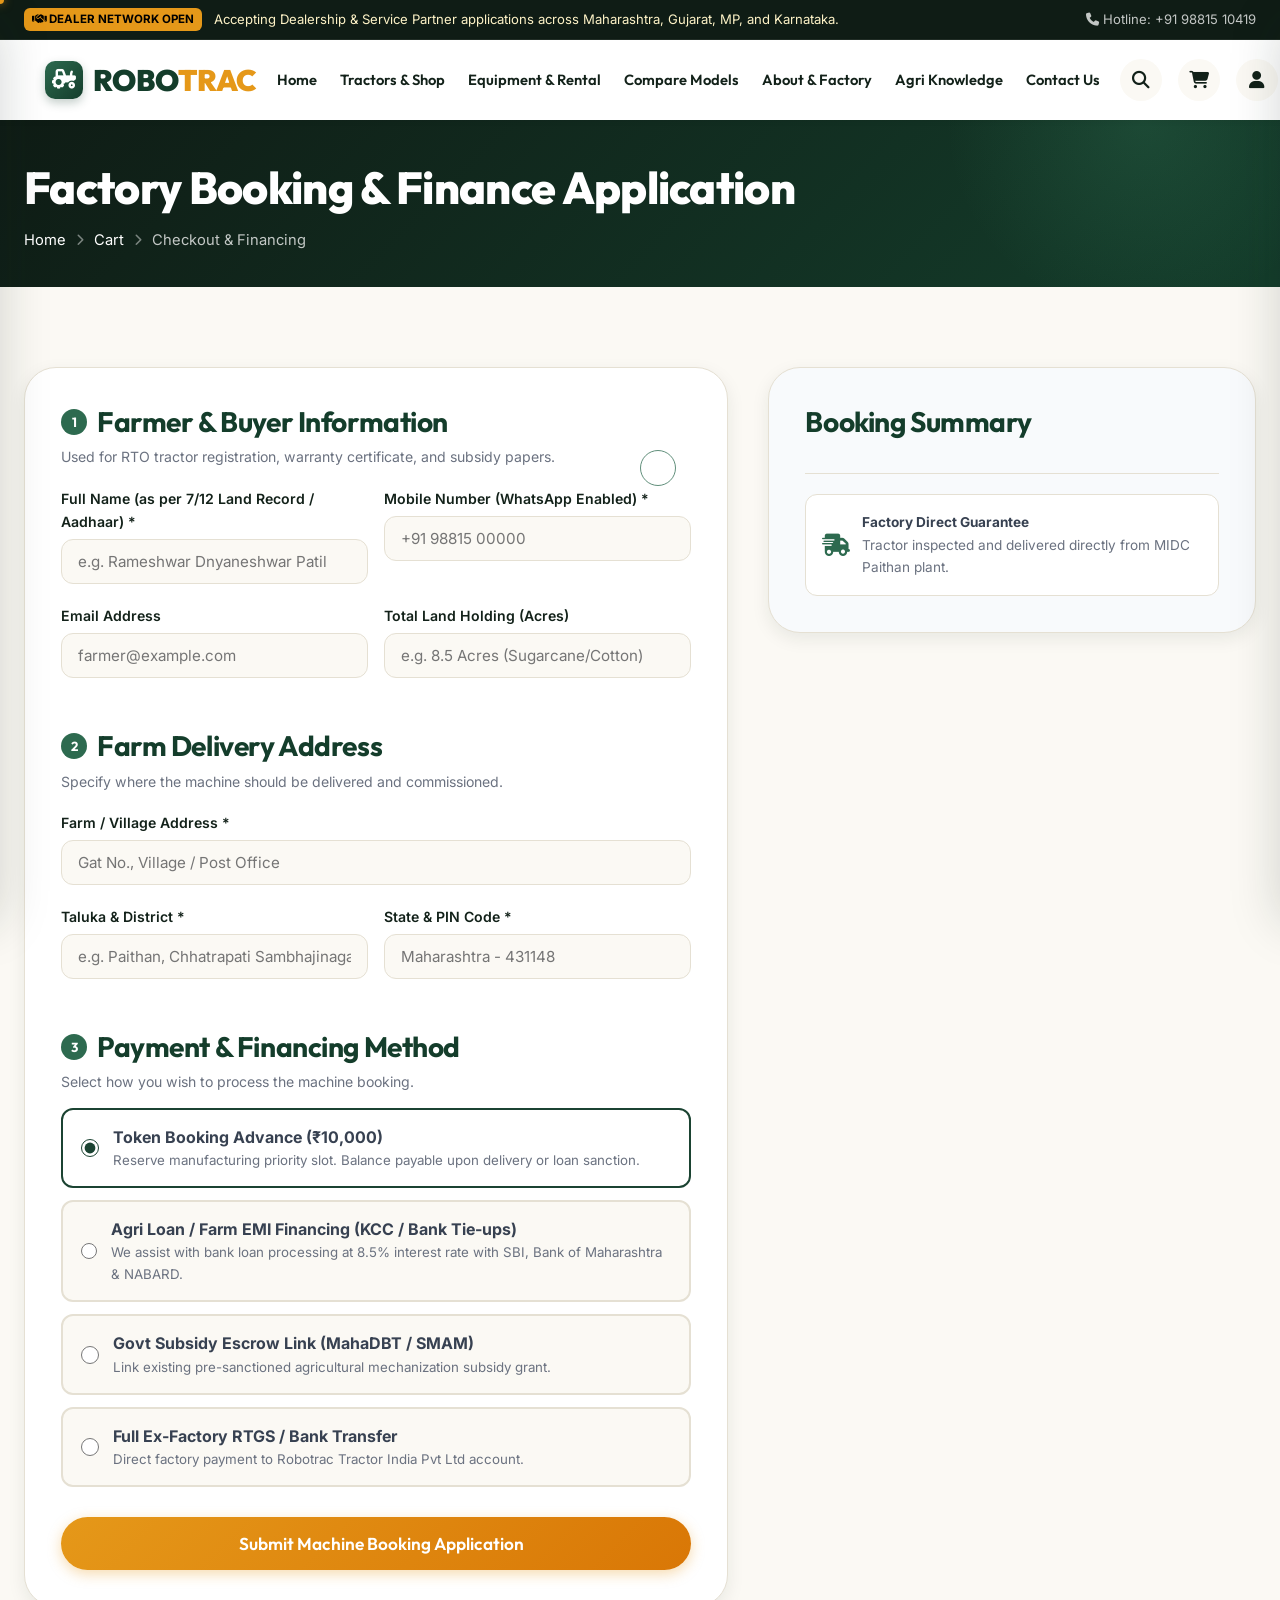
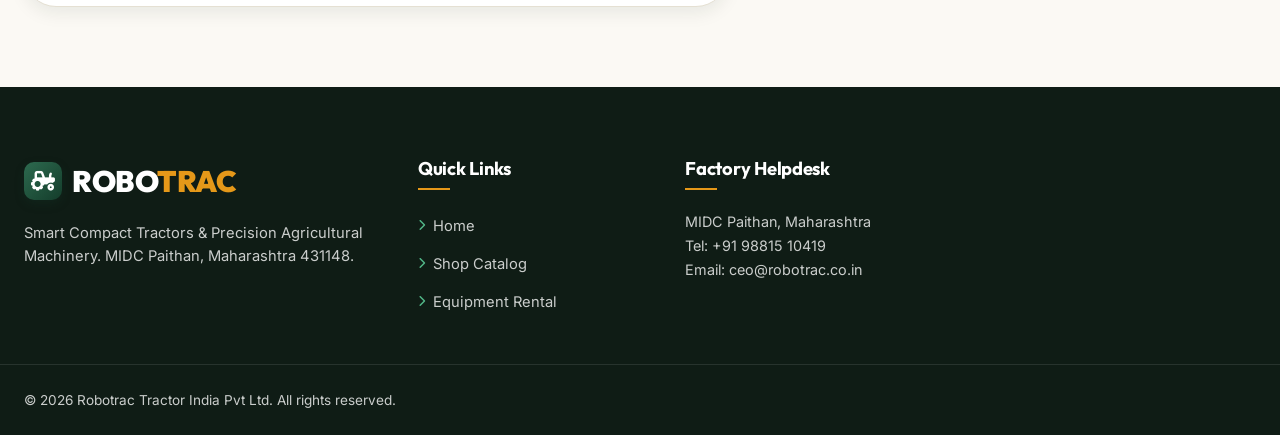
<file: checkout.html>
<!DOCTYPE html>
<html lang="en">
<head>
  <meta charset="UTF-8" />
  <meta name="viewport" content="width=device-width, initial-scale=1.0" />
  <title>Checkout & Machine Booking | Robotrac Tractor India</title>
  <meta name="description" content="Complete your RT Series tractor and agricultural machinery booking with doorstep farm delivery, token advance, or farm loan financing." />
  
  <link rel="icon" type="image/svg+xml" href="data:image/svg+xml,<svg xmlns='http://www.w3.org/2000/svg' viewBox='0 0 100 100'><text y='.9em' font-size='90'>🚜</text></svg>" />
  <link rel="stylesheet" href="https://cdnjs.cloudflare.com/ajax/libs/font-awesome/6.5.1/css/all.min.css" />

  <link rel="stylesheet" href="css/main.css" />
  <link rel="stylesheet" href="css/components.css" />
  <link rel="stylesheet" href="css/pages.css" />
  <link rel="stylesheet" href="css/responsive.css" />
</head>
<body>

  <!-- Top Ticker -->
  <div class="top-ticker">
    <div class="container top-ticker-inner">
      <div class="ticker-highlight">
        <span class="ticker-badge"><i class="fa-solid fa-handshake"></i> Dealer Network Open</span>
        <span>Accepting Dealership & Service Partner applications across Maharashtra, Gujarat, MP, and Karnataka.</span>
      </div>
      <div class="ticker-links">
        <a href="tel:+919881510419"><i class="fa-solid fa-phone"></i> Hotline: +91 98815 10419</a>
      </div>
    </div>
  </div>

  <!-- Header -->
  <header class="site-header" id="mainNavbar">
    <div class="container nav-container">
      <a href="index.html" class="brand-logo">
        <div class="logo-leaf-icon"><i class="fa-solid fa-tractor"></i></div>
        <span>ROBO<span class="brand-highlight">TRAC</span></span>
      </a>

      <nav class="nav-menu-desktop" aria-label="Main Navigation">
        <div class="nav-item"><a href="index.html" class="nav-link-item">Home</a></div>
        <div class="nav-item"><a href="shop.html" class="nav-link-item">Tractors & Shop</a></div>
        <div class="nav-item"><a href="services.html" class="nav-link-item">Equipment & Rental</a></div>
        <div class="nav-item"><a href="compare.html" class="nav-link-item">Compare Models</a></div>
        <div class="nav-item"><a href="about.html" class="nav-link-item">About & Factory</a></div>
        <div class="nav-item"><a href="blog.html" class="nav-link-item">Agri Knowledge</a></div>
        <div class="nav-item"><a href="contact.html" class="nav-link-item">Contact Us</a></div>
      </nav>

      <div class="nav-actions">
        <button class="nav-icon-btn search-trigger-btn" aria-label="Search site"><i class="fa-solid fa-magnifying-glass"></i></button>
        <button class="nav-icon-btn cart-toggle-btn" aria-label="Cart"><i class="fa-solid fa-cart-shopping"></i><span class="cart-count-badge" style="display:none;">0</span></button>
        <a href="login.html" class="nav-icon-btn" aria-label="Farmer Login" title="Farmer Account"><i class="fa-solid fa-user"></i></a>
        <button class="mobile-menu-toggle" id="mobileNavToggle" aria-label="Toggle menu"><i class="fa-solid fa-bars-staggered"></i></button>
      </div>
    </div>
  </header>

  <!-- Page Banner -->
  <section class="page-hero-banner" style="padding: 40px 0 35px 0;">
    <div class="container">
      <h1 class="page-hero-title">Factory Booking & Finance Application</h1>
      <div class="breadcrumb-list">
        <a href="index.html">Home</a>
        <i class="fa-solid fa-chevron-right"></i>
        <a href="cart.html">Cart</a>
        <i class="fa-solid fa-chevron-right"></i>
        <span>Checkout & Financing</span>
      </div>
    </div>
  </section>

  <!-- Main Checkout Section -->
  <section class="section-padding" style="background: var(--bg-cream);">
    <div class="container">
      <div class="checkout-layout-grid">
        <!-- Left: Form -->
        <div class="checkout-box">
          <form id="checkoutBookingForm" onsubmit="event.preventDefault(); handleBookingSubmit();">
            <!-- Step 1: Farmer Information -->
            <div style="margin-bottom:30px;">
              <h3 style="color:var(--primary-forest); margin-bottom:6px; display:flex; align-items:center; gap:10px;">
                <span class="step-num">1</span> Farmer & Buyer Information
              </h3>
              <p style="font-size:0.88rem; color:var(--text-muted); margin-bottom:18px;">Used for RTO tractor registration, warranty certificate, and subsidy papers.</p>

              <div class="form-row-2">
                <div class="form-group">
                  <label>Full Name (as per 7/12 Land Record / Aadhaar) *</label>
                  <input type="text" class="form-control" required placeholder="e.g. Rameshwar Dnyaneshwar Patil">
                </div>
                <div class="form-group">
                  <label>Mobile Number (WhatsApp Enabled) *</label>
                  <input type="tel" class="form-control" required placeholder="+91 98815 00000">
                </div>
              </div>

              <div class="form-row-2">
                <div class="form-group">
                  <label>Email Address</label>
                  <input type="email" class="form-control" placeholder="farmer@example.com">
                </div>
                <div class="form-group">
                  <label>Total Land Holding (Acres)</label>
                  <input type="text" class="form-control" placeholder="e.g. 8.5 Acres (Sugarcane/Cotton)">
                </div>
              </div>
            </div>

            <!-- Step 2: Delivery Address -->
            <div style="margin-bottom:30px;">
              <h3 style="color:var(--primary-forest); margin-bottom:6px; display:flex; align-items:center; gap:10px;">
                <span class="step-num">2</span> Farm Delivery Address
              </h3>
              <p style="font-size:0.88rem; color:var(--text-muted); margin-bottom:18px;">Specify where the machine should be delivered and commissioned.</p>

              <div class="form-group">
                <label>Farm / Village Address *</label>
                <input type="text" class="form-control" required placeholder="Gat No., Village / Post Office">
              </div>

              <div class="form-row-2">
                <div class="form-group">
                  <label>Taluka & District *</label>
                  <input type="text" class="form-control" required placeholder="e.g. Paithan, Chhatrapati Sambhajinagar">
                </div>
                <div class="form-group">
                  <label>State & PIN Code *</label>
                  <input type="text" class="form-control" required placeholder="Maharashtra - 431148">
                </div>
              </div>
            </div>

            <!-- Step 3: Payment & Financing Mode -->
            <div style="margin-bottom:30px;">
              <h3 style="color:var(--primary-forest); margin-bottom:6px; display:flex; align-items:center; gap:10px;">
                <span class="step-num">3</span> Payment & Financing Method
              </h3>
              <p style="font-size:0.88rem; color:var(--text-muted); margin-bottom:14px;">Select how you wish to process the machine booking.</p>

              <div class="payment-method-options">
                <label class="payment-option-card active">
                  <input type="radio" name="payMethod" value="token" checked>
                  <div>
                    <strong>Token Booking Advance (₹10,000)</strong>
                    <small style="display:block; color:var(--text-muted);">Reserve manufacturing priority slot. Balance payable upon delivery or loan sanction.</small>
                  </div>
                </label>

                <label class="payment-option-card">
                  <input type="radio" name="payMethod" value="loan">
                  <div>
                    <strong>Agri Loan / Farm EMI Financing (KCC / Bank Tie-ups)</strong>
                    <small style="display:block; color:var(--text-muted);">We assist with bank loan processing at 8.5% interest rate with SBI, Bank of Maharashtra & NABARD.</small>
                  </div>
                </label>

                <label class="payment-option-card">
                  <input type="radio" name="payMethod" value="subsidy">
                  <div>
                    <strong>Govt Subsidy Escrow Link (MahaDBT / SMAM)</strong>
                    <small style="display:block; color:var(--text-muted);">Link existing pre-sanctioned agricultural mechanization subsidy grant.</small>
                  </div>
                </label>

                <label class="payment-option-card">
                  <input type="radio" name="payMethod" value="full">
                  <div>
                    <strong>Full Ex-Factory RTGS / Bank Transfer</strong>
                    <small style="display:block; color:var(--text-muted);">Direct factory payment to Robotrac Tractor India Pvt Ltd account.</small>
                  </div>
                </label>
              </div>
            </div>

            <button type="submit" class="btn btn-accent btn-lg w-100">
              <i class="fa-solid fa-shield-check"></i> Submit Machine Booking Application
            </button>
          </form>
        </div>

        <!-- Right: Live Summary -->
        <div class="checkout-box" style="background:#f8fafc;">
          <h3 style="color:var(--primary-forest); margin-bottom:18px;">Booking Summary</h3>
          <div id="checkoutItemsList" style="display:flex; flex-direction:column; gap:12px; margin-bottom:20px; border-bottom:1px solid var(--border-light); padding-bottom:16px;">
            <!-- Populated via JS -->
          </div>

          <div id="checkoutTotalsArea">
            <!-- Populated via JS -->
          </div>

          <div style="background:#ffffff; border:1px solid var(--border-light); padding:16px; border-radius:var(--radius-md); margin-top:20px;">
            <div style="display:flex; gap:12px; align-items:center;">
              <i class="fa-solid fa-truck-fast" style="color:var(--primary-leaf); font-size:1.4rem;"></i>
              <div style="font-size:0.85rem;">
                <strong>Factory Direct Guarantee</strong>
                <p style="color:var(--text-muted); margin:0;">Tractor inspected and delivered directly from MIDC Paithan plant.</p>
              </div>
            </div>
          </div>
        </div>
      </div>
    </div>
  </section>

  <!-- Success Confirmation Modal -->
  <div class="site-modal" id="bookingSuccessModal">
    <div class="modal-content-wrap" style="text-align:center; max-width:600px;">
      <div style="width:70px; height:70px; border-radius:50%; background:#dcfce7; color:#16a34a; font-size:2rem; display:flex; align-items:center; justify-content:center; margin:0 auto 20px auto;">
        <i class="fa-solid fa-check"></i>
      </div>
      <h2 style="color:var(--primary-forest); margin-bottom:8px;">Booking Successfully Registered!</h2>
      <p style="color:var(--text-muted); font-size:0.95rem; margin-bottom:20px;">
        Thank you! Your official machine allocation request has been registered with Robotrac Tractor India Pvt Ltd.
      </p>

      <div style="background:var(--bg-cream); border:1px solid var(--border-light); padding:20px; border-radius:var(--radius-md); text-align:left; margin-bottom:24px;">
        <div style="display:flex; justify-content:space-between; margin-bottom:8px; font-size:0.9rem;">
          <span>Booking Reference:</span>
          <strong id="modalBookingId" style="color:var(--primary-forest);">RT-BK-2026-8942</strong>
        </div>
        <div style="display:flex; justify-content:space-between; margin-bottom:8px; font-size:0.9rem;">
          <span>Plant Origin:</span>
          <strong>MIDC Paithan, Maharashtra</strong>
        </div>
        <div style="display:flex; justify-content:space-between; font-size:0.9rem;">
          <span>Status:</span>
          <span style="color:#15803d; font-weight:700;">Factory Allocation In Progress</span>
        </div>
      </div>

      <p style="font-size:0.85rem; color:var(--text-muted); margin-bottom:24px;">
        Our Paithan factory relationship manager will contact you within 2 business hours with proforma invoices and RTO dispatch timeline.
      </p>

      <div style="display:flex; gap:12px; justify-content:center;">
        <a href="index.html" class="btn btn-primary">Return to Homepage</a>
        <button class="btn btn-outline" onclick="window.print();">Print Confirmation</button>
      </div>
    </div>
  </div>

  <!-- Footer -->
  <footer class="site-footer">
    <div class="container footer-top-grid">
      <div class="footer-brand-col">
        <a href="index.html" class="brand-logo">
          <div class="logo-leaf-icon"><i class="fa-solid fa-tractor"></i></div>
          <span>ROBO<span class="brand-highlight">TRAC</span></span>
        </a>
        <p>Smart Compact Tractors & Precision Agricultural Machinery. MIDC Paithan, Maharashtra 431148.</p>
      </div>
      <div>
        <h4 class="footer-widget-title">Quick Links</h4>
        <ul class="footer-links-list">
          <li><a href="index.html"><i class="fa-solid fa-chevron-right"></i> Home</a></li>
          <li><a href="shop.html"><i class="fa-solid fa-chevron-right"></i> Shop Catalog</a></li>
          <li><a href="services.html"><i class="fa-solid fa-chevron-right"></i> Equipment Rental</a></li>
        </ul>
      </div>
      <div>
        <h4 class="footer-widget-title">Factory Helpdesk</h4>
        <p style="font-size:0.9rem;">MIDC Paithan, Maharashtra<br>Tel: +91 98815 10419<br>Email: ceo@robotrac.co.in</p>
      </div>
    </div>
    <div class="footer-bottom-bar">
      <div class="container footer-bottom-inner">
        <p>© 2026 Robotrac Tractor India Pvt Ltd. All rights reserved.</p>
      </div>
    </div>
  </footer>

  <!-- Slideout Cart -->
  <div class="cart-overlay" id="cartOverlay"></div>
  <aside class="cart-drawer" id="cartDrawer">
    <div class="cart-drawer-header">
      <h3><i class="fa-solid fa-tractor"></i> Machinery Cart</h3>
      <button class="cart-close-btn" id="cartCloseBtn"><i class="fa-solid fa-xmark"></i></button>
    </div>
    <div class="cart-drawer-items" id="cartDrawerItems"></div>
    <div class="cart-drawer-footer" id="cartDrawerFooter"></div>
  </aside>

  <!-- Mobile Menu -->
  <div class="mobile-nav-overlay" id="mobileNavOverlay"></div>
  <aside class="mobile-nav-menu" id="mobileNavMenu">
    <div class="mobile-nav-head">
      <a href="index.html" class="brand-logo" style="font-size:1.4rem;">
        <div class="logo-leaf-icon" style="width:30px;height:30px;font-size:0.9rem;"><i class="fa-solid fa-tractor"></i></div>
        <span>ROBO<span class="brand-highlight">TRAC</span></span>
      </a>
      <button class="mobile-nav-close" id="mobileNavClose"><i class="fa-solid fa-xmark"></i></button>
    </div>
    <div class="mobile-nav-links">
      <a href="index.html" class="mobile-nav-link">Home</a>
      <a href="shop.html" class="mobile-nav-link">Tractors & Shop</a>
      <a href="services.html" class="mobile-nav-link">Equipment Rental</a>
      <a href="compare.html" class="mobile-nav-link">Compare Models</a>
      <a href="about.html" class="mobile-nav-link">About & Factory</a>
      <a href="blog.html" class="mobile-nav-link">Agri Knowledge</a>
      <a href="contact.html" class="mobile-nav-link">Contact Us</a>
    </div>
  </aside>

  <!-- Mobile Bottom Bar -->
  <nav class="mobile-bottom-bar">
    <div class="mobile-bottom-nav">
      <a href="index.html" class="bottom-nav-item"><i class="fa-solid fa-house"></i><span>Home</span></a>
      <a href="shop.html" class="bottom-nav-item"><i class="fa-solid fa-tractor"></i><span>Tractors</span></a>
      <a href="index.html#customizerSection" class="bottom-nav-item highlight-fab"><i class="fa-solid fa-wand-magic-sparkles"></i><span>EMI</span></a>
      <a href="cart.html" class="bottom-nav-item cart-toggle-btn active"><i class="fa-solid fa-cart-shopping"></i><span>Cart</span></a>
      <a href="tel:+919881510419" class="bottom-nav-item"><i class="fa-solid fa-phone-volume"></i><span>Call</span></a>
    </div>
  </nav>

  <script src="js/products-data.js"></script>
  <script src="js/cart.js"></script>
  <script src="js/main.js"></script>
  <script>
    function renderCheckoutSummary() {
      const itemsList = document.getElementById("checkoutItemsList");
      const totalsArea = document.getElementById("checkoutTotalsArea");
      if (!itemsList || !totalsArea || !window.cartManager) return;

      const cart = window.cartManager.getCart();
      const totals = window.cartManager.getTotals();

      if (cart.length === 0) {
        itemsList.innerHTML = `<p style="font-size:0.88rem; color:var(--text-muted);">No items in cart. <a href="shop.html" style="color:var(--primary-leaf); font-weight:700;">Add machinery</a></p>`;
        totalsArea.innerHTML = "";
        return;
      }

      itemsList.innerHTML = cart.map(item => `
        <div style="display:flex; justify-content:space-between; font-size:0.9rem;">
          <span>${item.shortName} (x${item.qty})</span>
          <strong>${window.cartManager.formatPrice(item.price * item.qty)}</strong>
        </div>
      `).join("");

      totalsArea.innerHTML = `
        <div class="cost-row">
          <span>Equipment Subtotal:</span>
          <strong>${window.cartManager.formatPrice(totals.subtotal)}</strong>
        </div>
        ${totals.discount > 0 ? `
          <div class="cost-row subsidy-row">
            <span>Discount:</span>
            <span>- ${window.cartManager.formatPrice(totals.discount)}</span>
          </div>
        ` : ''}
        <div class="cost-row net-cost-row">
          <span>Target Ex-Factory Amount:</span>
          <span class="net-cost-val">${window.cartManager.formatPrice(totals.netTotal)}</span>
        </div>
      `;
    }

    function handleBookingSubmit() {
      const bookingId = `RT-BK-2026-${Math.floor(1000 + Math.random() * 9000)}`;
      document.getElementById("modalBookingId").textContent = bookingId;
      document.getElementById("bookingSuccessModal").classList.add("open");
      // Clear cart on successful booking
      localStorage.removeItem("robotrac_cart_v1");
      if (window.cartManager) window.cartManager.updateCounters();
    }

    document.addEventListener("DOMContentLoaded", () => {
      renderCheckoutSummary();
    });
  </script>
</body>
</html>
</file>
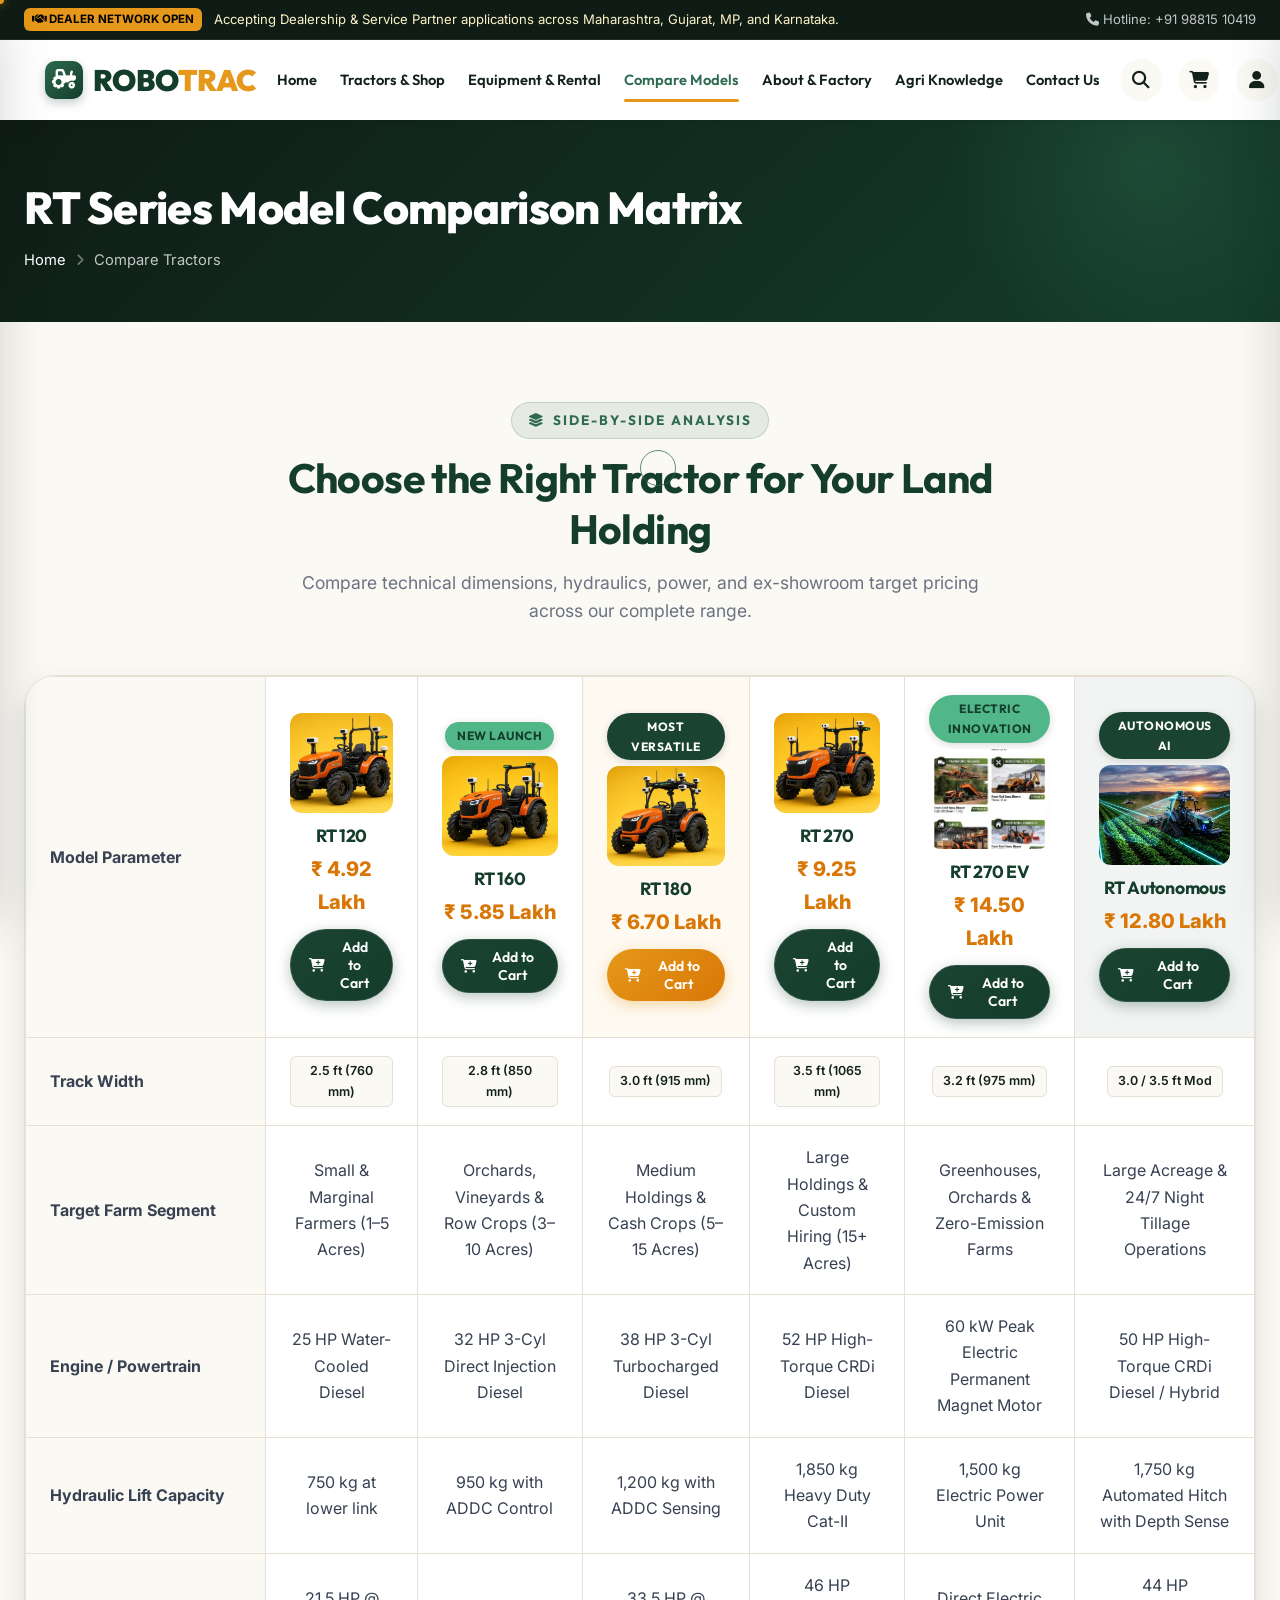
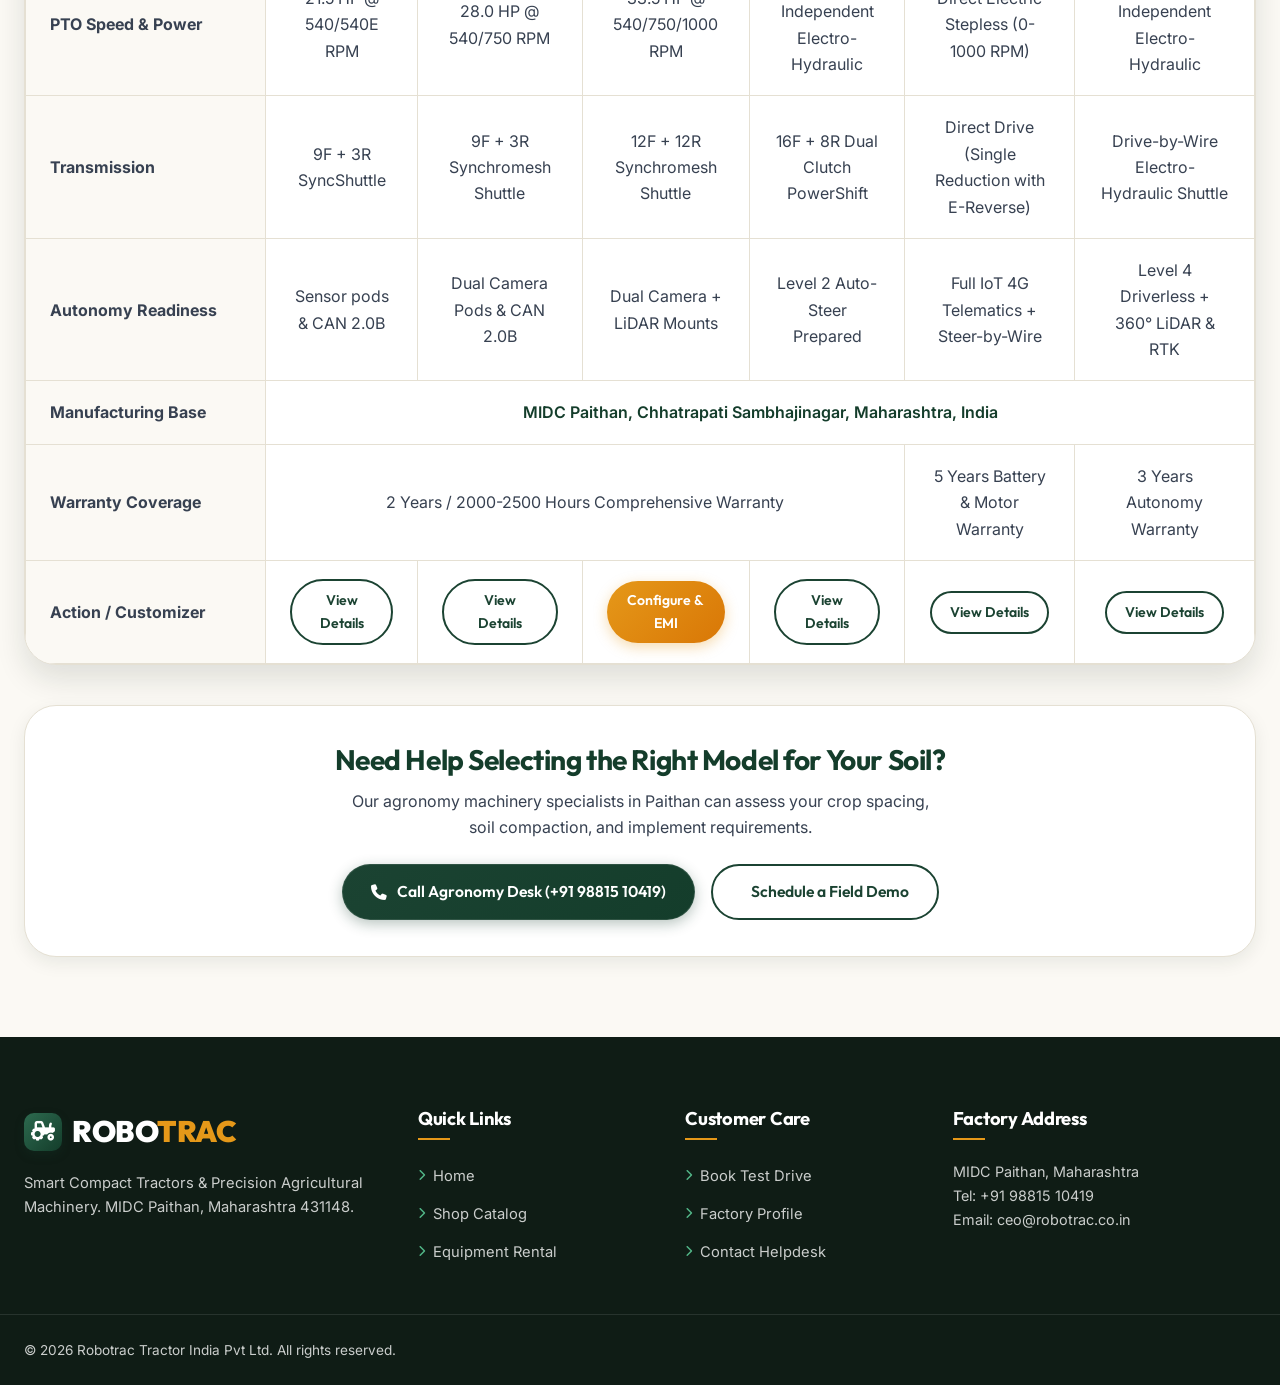
<file: compare.html>
<!DOCTYPE html>
<html lang="en">
<head>
  <meta charset="UTF-8" />
  <meta name="viewport" content="width=device-width, initial-scale=1.0" />
  <title>Compare RT Series Tractors | Robotrac Specification Matrix</title>
  <meta name="description" content="Side-by-side comparison of Robotrac RT 120, RT 180, RT 270 and RT 270 EV smart compact tractors. Compare track width, horsepower, hydraulics, and pricing." />
  
  <link rel="icon" type="image/svg+xml" href="data:image/svg+xml,<svg xmlns='http://www.w3.org/2000/svg' viewBox='0 0 100 100'><text y='.9em' font-size='90'>🚜</text></svg>" />
  <link rel="stylesheet" href="https://cdnjs.cloudflare.com/ajax/libs/font-awesome/6.5.1/css/all.min.css" />

  <link rel="stylesheet" href="css/main.css" />
  <link rel="stylesheet" href="css/components.css" />
  <link rel="stylesheet" href="css/pages.css" />
  <link rel="stylesheet" href="css/responsive.css" />
</head>
<body>

  <!-- Top Ticker -->
  <div class="top-ticker">
    <div class="container top-ticker-inner">
      <div class="ticker-highlight">
        <span class="ticker-badge"><i class="fa-solid fa-handshake"></i> Dealer Network Open</span>
        <span>Accepting Dealership & Service Partner applications across Maharashtra, Gujarat, MP, and Karnataka.</span>
      </div>
      <div class="ticker-links">
        <a href="tel:+919881510419"><i class="fa-solid fa-phone"></i> Hotline: +91 98815 10419</a>
      </div>
    </div>
  </div>

  <!-- Header -->
  <header class="site-header" id="mainNavbar">
    <div class="container nav-container">
      <a href="index.html" class="brand-logo">
        <div class="logo-leaf-icon"><i class="fa-solid fa-tractor"></i></div>
        <span>ROBO<span class="brand-highlight">TRAC</span></span>
      </a>

      <nav class="nav-menu-desktop" aria-label="Main Navigation">
        <div class="nav-item"><a href="index.html" class="nav-link-item">Home</a></div>
        <div class="nav-item"><a href="shop.html" class="nav-link-item">Tractors & Shop</a></div>
        <div class="nav-item"><a href="services.html" class="nav-link-item">Equipment & Rental</a></div>
        <div class="nav-item"><a href="compare.html" class="nav-link-item active">Compare Models</a></div>
        <div class="nav-item"><a href="about.html" class="nav-link-item">About & Factory</a></div>
        <div class="nav-item"><a href="blog.html" class="nav-link-item">Agri Knowledge</a></div>
        <div class="nav-item"><a href="contact.html" class="nav-link-item">Contact Us</a></div>
      </nav>

      <div class="nav-actions">
        <button class="nav-icon-btn search-trigger-btn" aria-label="Search site"><i class="fa-solid fa-magnifying-glass"></i></button>
        <button class="nav-icon-btn cart-toggle-btn" aria-label="Cart"><i class="fa-solid fa-cart-shopping"></i><span class="cart-count-badge" style="display:none;">0</span></button>
        <a href="login.html" class="nav-icon-btn" aria-label="Farmer Login" title="Farmer Account"><i class="fa-solid fa-user"></i></a>
        <button class="mobile-menu-toggle" id="mobileNavToggle" aria-label="Toggle menu"><i class="fa-solid fa-bars-staggered"></i></button>
      </div>
    </div>
  </header>

  <!-- Page Banner -->
  <section class="page-hero-banner">
    <div class="container">
      <h1 class="page-hero-title">RT Series Model Comparison Matrix</h1>
      <div class="breadcrumb-list">
        <a href="index.html">Home</a>
        <i class="fa-solid fa-chevron-right"></i>
        <span>Compare Tractors</span>
      </div>
    </div>
  </section>

  <!-- Comparison Matrix Section -->
  <section class="section-padding" style="background: var(--bg-cream);">
    <div class="container">
      <div class="section-title-wrap">
        <span class="eyebrow-tag"><i class="fa-solid fa-layer-group"></i> Side-by-Side Analysis</span>
        <h2>Choose the Right Tractor for Your Land Holding</h2>
        <p class="section-subtitle">Compare technical dimensions, hydraulics, power, and ex-showroom target pricing across our complete range.</p>
      </div>

      <div class="compare-matrix-wrap">
        <table class="compare-matrix-table">
          <thead>
            <tr>
              <th>Model Parameter</th>
              <!-- RT 120 -->
              <th class="compare-col-header">
                <img src="images/tractor-rt120.webp" alt="RT 120" class="compare-img">
                <h4 class="compare-title">RT 120</h4>
                <div class="compare-price">₹ 4.92 Lakh</div>
                <button class="btn btn-primary btn-sm w-100" style="margin-top:10px;" data-add-cart="rt-120"><i class="fa-solid fa-cart-plus"></i> Add to Cart</button>
              </th>

              <!-- RT 160 -->
              <th class="compare-col-header">
                <span class="product-badge badge-green" style="position:static; display:inline-block; margin-bottom:6px;">New Launch</span>
                <img src="images/tractor-rt160.webp" alt="RT 160" class="compare-img">
                <h4 class="compare-title">RT 160</h4>
                <div class="compare-price">₹ 5.85 Lakh</div>
                <button class="btn btn-primary btn-sm w-100" style="margin-top:10px;" data-add-cart="rt-160"><i class="fa-solid fa-cart-plus"></i> Add to Cart</button>
              </th>

              <!-- RT 180 -->
              <th class="compare-col-header" style="background:rgba(229,152,25,0.06);">
                <span class="product-badge badge-primary" style="position:static; display:inline-block; margin-bottom:6px;">Most Versatile</span>
                <img src="images/tractor-rt180.webp" alt="RT 180" class="compare-img">
                <h4 class="compare-title">RT 180</h4>
                <div class="compare-price">₹ 6.70 Lakh</div>
                <button class="btn btn-accent btn-sm w-100" style="margin-top:10px;" data-add-cart="rt-180"><i class="fa-solid fa-cart-plus"></i> Add to Cart</button>
              </th>

              <!-- RT 270 -->
              <th class="compare-col-header">
                <img src="images/tractor-rt270.webp" alt="RT 270" class="compare-img">
                <h4 class="compare-title">RT 270</h4>
                <div class="compare-price">₹ 9.25 Lakh</div>
                <button class="btn btn-primary btn-sm w-100" style="margin-top:10px;" data-add-cart="rt-270"><i class="fa-solid fa-cart-plus"></i> Add to Cart</button>
              </th>

              <!-- RT 270 EV -->
              <th class="compare-col-header">
                <span class="product-badge badge-green" style="position:static; display:inline-block; margin-bottom:6px;">Electric Innovation</span>
                <img src="images/rt270ev.webp" alt="RT 270 EV" class="compare-img">
                <h4 class="compare-title">RT 270 EV</h4>
                <div class="compare-price">₹ 14.50 Lakh</div>
                <button class="btn btn-primary btn-sm w-100" style="margin-top:10px;" data-add-cart="rt-270-ev"><i class="fa-solid fa-cart-plus"></i> Add to Cart</button>
              </th>

              <!-- RT Autonomous -->
              <th class="compare-col-header" style="background:rgba(27,67,50,0.06);">
                <span class="product-badge badge-primary" style="position:static; display:inline-block; margin-bottom:6px;">Autonomous AI</span>
                <img src="images/smart-autonomy-tech.webp" alt="RT Autonomous" class="compare-img">
                <h4 class="compare-title">RT Autonomous</h4>
                <div class="compare-price">₹ 12.80 Lakh</div>
                <button class="btn btn-primary btn-sm w-100" style="margin-top:10px;" data-add-cart="rt-autonomous"><i class="fa-solid fa-cart-plus"></i> Add to Cart</button>
              </th>
            </tr>
          </thead>
          <tbody>
            <tr>
              <td><strong>Track Width</strong></td>
              <td><span class="spec-pill">2.5 ft (760 mm)</span></td>
              <td><span class="spec-pill">2.8 ft (850 mm)</span></td>
              <td><span class="spec-pill">3.0 ft (915 mm)</span></td>
              <td><span class="spec-pill">3.5 ft (1065 mm)</span></td>
              <td><span class="spec-pill">3.2 ft (975 mm)</span></td>
              <td><span class="spec-pill">3.0 / 3.5 ft Mod</span></td>
            </tr>
            <tr>
              <td><strong>Target Farm Segment</strong></td>
              <td>Small & Marginal Farmers (1–5 Acres)</td>
              <td>Orchards, Vineyards & Row Crops (3–10 Acres)</td>
              <td>Medium Holdings & Cash Crops (5–15 Acres)</td>
              <td>Large Holdings & Custom Hiring (15+ Acres)</td>
              <td>Greenhouses, Orchards & Zero-Emission Farms</td>
              <td>Large Acreage & 24/7 Night Tillage Operations</td>
            </tr>
            <tr>
              <td><strong>Engine / Powertrain</strong></td>
              <td>25 HP Water-Cooled Diesel</td>
              <td>32 HP 3-Cyl Direct Injection Diesel</td>
              <td>38 HP 3-Cyl Turbocharged Diesel</td>
              <td>52 HP High-Torque CRDi Diesel</td>
              <td>60 kW Peak Electric Permanent Magnet Motor</td>
              <td>50 HP High-Torque CRDi Diesel / Hybrid</td>
            </tr>
            <tr>
              <td><strong>Hydraulic Lift Capacity</strong></td>
              <td>750 kg at lower link</td>
              <td>950 kg with ADDC Control</td>
              <td>1,200 kg with ADDC Sensing</td>
              <td>1,850 kg Heavy Duty Cat-II</td>
              <td>1,500 kg Electric Power Unit</td>
              <td>1,750 kg Automated Hitch with Depth Sense</td>
            </tr>
            <tr>
              <td><strong>PTO Speed & Power</strong></td>
              <td>21.5 HP @ 540/540E RPM</td>
              <td>28.0 HP @ 540/750 RPM</td>
              <td>33.5 HP @ 540/750/1000 RPM</td>
              <td>46 HP Independent Electro-Hydraulic</td>
              <td>Direct Electric Stepless (0-1000 RPM)</td>
              <td>44 HP Independent Electro-Hydraulic</td>
            </tr>
            <tr>
              <td><strong>Transmission</strong></td>
              <td>9F + 3R SyncShuttle</td>
              <td>9F + 3R Synchromesh Shuttle</td>
              <td>12F + 12R Synchromesh Shuttle</td>
              <td>16F + 8R Dual Clutch PowerShift</td>
              <td>Direct Drive (Single Reduction with E-Reverse)</td>
              <td>Drive-by-Wire Electro-Hydraulic Shuttle</td>
            </tr>
            <tr>
              <td><strong>Autonomy Readiness</strong></td>
              <td>Sensor pods & CAN 2.0B</td>
              <td>Dual Camera Pods & CAN 2.0B</td>
              <td>Dual Camera + LiDAR Mounts</td>
              <td>Level 2 Auto-Steer Prepared</td>
              <td>Full IoT 4G Telematics + Steer-by-Wire</td>
              <td>Level 4 Driverless + 360° LiDAR & RTK</td>
            </tr>
            <tr>
              <td><strong>Manufacturing Base</strong></td>
              <td colspan="6" style="text-align:center; font-weight:600; color:var(--primary-forest);">
                MIDC Paithan, Chhatrapati Sambhajinagar, Maharashtra, India
              </td>
            </tr>
            <tr>
              <td><strong>Warranty Coverage</strong></td>
              <td colspan="4" style="text-align:center;">2 Years / 2000-2500 Hours Comprehensive Warranty</td>
              <td style="text-align:center;">5 Years Battery & Motor Warranty</td>
              <td style="text-align:center;">3 Years Autonomy Warranty</td>
            </tr>
            <tr>
              <td><strong>Action / Customizer</strong></td>
              <td><a href="product-details.html?id=rt-120" class="btn btn-outline btn-sm">View Details</a></td>
              <td><a href="product-details.html?id=rt-160" class="btn btn-outline btn-sm">View Details</a></td>
              <td><a href="product-details.html?id=rt-180" class="btn btn-accent btn-sm">Configure & EMI</a></td>
              <td><a href="product-details.html?id=rt-270" class="btn btn-outline btn-sm">View Details</a></td>
              <td><a href="product-details.html?id=rt-270-ev" class="btn btn-outline btn-sm">View Details</a></td>
              <td><a href="product-details.html?id=rt-autonomous" class="btn btn-outline btn-sm">View Details</a></td>
            </tr>
          </tbody>
        </table>
      </div>

      <!-- Assistance Banner -->
      <div style="background:#ffffff; border-radius:var(--radius-xl); padding:36px; border:1px solid var(--border-light); text-align:center; box-shadow:var(--shadow-md);">
        <h3 style="color:var(--primary-forest); margin-bottom:10px;">Need Help Selecting the Right Model for Your Soil?</h3>
        <p style="color:var(--text-body); max-width:600px; margin:0 auto 24px auto;">
          Our agronomy machinery specialists in Paithan can assess your crop spacing, soil compaction, and implement requirements.
        </p>
        <div style="display:flex; justify-content:center; gap:16px; flex-wrap:wrap;">
          <a href="tel:+919881510419" class="btn btn-primary"><i class="fa-solid fa-phone"></i> Call Agronomy Desk (+91 98815 10419)</a>
          <a href="contact.html?type=test-drive" class="btn btn-outline"><i class="fa-solid fa-steering-wheel"></i> Schedule a Field Demo</a>
        </div>
      </div>
    </div>
  </section>

  <!-- Footer -->
  <footer class="site-footer">
    <div class="container footer-top-grid">
      <div class="footer-brand-col">
        <a href="index.html" class="brand-logo">
          <div class="logo-leaf-icon"><i class="fa-solid fa-tractor"></i></div>
          <span>ROBO<span class="brand-highlight">TRAC</span></span>
        </a>
        <p>Smart Compact Tractors & Precision Agricultural Machinery. MIDC Paithan, Maharashtra 431148.</p>
      </div>
      <div>
        <h4 class="footer-widget-title">Quick Links</h4>
        <ul class="footer-links-list">
          <li><a href="index.html"><i class="fa-solid fa-chevron-right"></i> Home</a></li>
          <li><a href="shop.html"><i class="fa-solid fa-chevron-right"></i> Shop Catalog</a></li>
          <li><a href="services.html"><i class="fa-solid fa-chevron-right"></i> Equipment Rental</a></li>
        </ul>
      </div>
      <div>
        <h4 class="footer-widget-title">Customer Care</h4>
        <ul class="footer-links-list">
          <li><a href="contact.html?type=test-drive"><i class="fa-solid fa-chevron-right"></i> Book Test Drive</a></li>
          <li><a href="about.html"><i class="fa-solid fa-chevron-right"></i> Factory Profile</a></li>
          <li><a href="contact.html"><i class="fa-solid fa-chevron-right"></i> Contact Helpdesk</a></li>
        </ul>
      </div>
      <div>
        <h4 class="footer-widget-title">Factory Address</h4>
        <p style="font-size:0.9rem;">MIDC Paithan, Maharashtra<br>Tel: +91 98815 10419<br>Email: ceo@robotrac.co.in</p>
      </div>
    </div>
    <div class="footer-bottom-bar">
      <div class="container footer-bottom-inner">
        <p>© 2026 Robotrac Tractor India Pvt Ltd. All rights reserved.</p>
      </div>
    </div>
  </footer>

  <!-- Slideout Cart -->
  <div class="cart-overlay" id="cartOverlay"></div>
  <aside class="cart-drawer" id="cartDrawer">
    <div class="cart-drawer-header">
      <h3><i class="fa-solid fa-tractor"></i> Machinery Cart</h3>
      <button class="cart-close-btn" id="cartCloseBtn"><i class="fa-solid fa-xmark"></i></button>
    </div>
    <div class="cart-drawer-items" id="cartDrawerItems"></div>
    <div class="cart-drawer-footer" id="cartDrawerFooter"></div>
  </aside>

  <!-- Mobile Menu -->
  <div class="mobile-nav-overlay" id="mobileNavOverlay"></div>
  <aside class="mobile-nav-menu" id="mobileNavMenu">
    <div class="mobile-nav-head">
      <a href="index.html" class="brand-logo" style="font-size:1.4rem;">
        <div class="logo-leaf-icon" style="width:30px;height:30px;font-size:0.9rem;"><i class="fa-solid fa-tractor"></i></div>
        <span>ROBO<span class="brand-highlight">TRAC</span></span>
      </a>
      <button class="mobile-nav-close" id="mobileNavClose"><i class="fa-solid fa-xmark"></i></button>
    </div>
    <div class="mobile-nav-links">
      <a href="index.html" class="mobile-nav-link">Home</a>
      <a href="shop.html" class="mobile-nav-link">Tractors & Shop</a>
      <a href="services.html" class="mobile-nav-link">Equipment Rental</a>
      <a href="compare.html" class="mobile-nav-link active">Compare Models</a>
      <a href="about.html" class="mobile-nav-link">About & Factory</a>
      <a href="blog.html" class="mobile-nav-link">Agri Knowledge</a>
      <a href="contact.html" class="mobile-nav-link">Contact Us</a>
    </div>
  </aside>

  <!-- Mobile Bottom Bar -->
  <nav class="mobile-bottom-bar">
    <div class="mobile-bottom-nav">
      <a href="index.html" class="bottom-nav-item"><i class="fa-solid fa-house"></i><span>Home</span></a>
      <a href="shop.html" class="bottom-nav-item"><i class="fa-solid fa-tractor"></i><span>Tractors</span></a>
      <a href="index.html#customizerSection" class="bottom-nav-item highlight-fab"><i class="fa-solid fa-wand-magic-sparkles"></i><span>EMI</span></a>
      <a href="cart.html" class="bottom-nav-item cart-toggle-btn"><i class="fa-solid fa-cart-shopping"></i><span>Cart</span></a>
      <a href="tel:+919881510419" class="bottom-nav-item"><i class="fa-solid fa-phone-volume"></i><span>Call</span></a>
    </div>
  </nav>

  <script src="js/products-data.js"></script>
  <script src="js/cart.js"></script>
  <script src="js/main.js"></script>
</body>
</html>
</file>
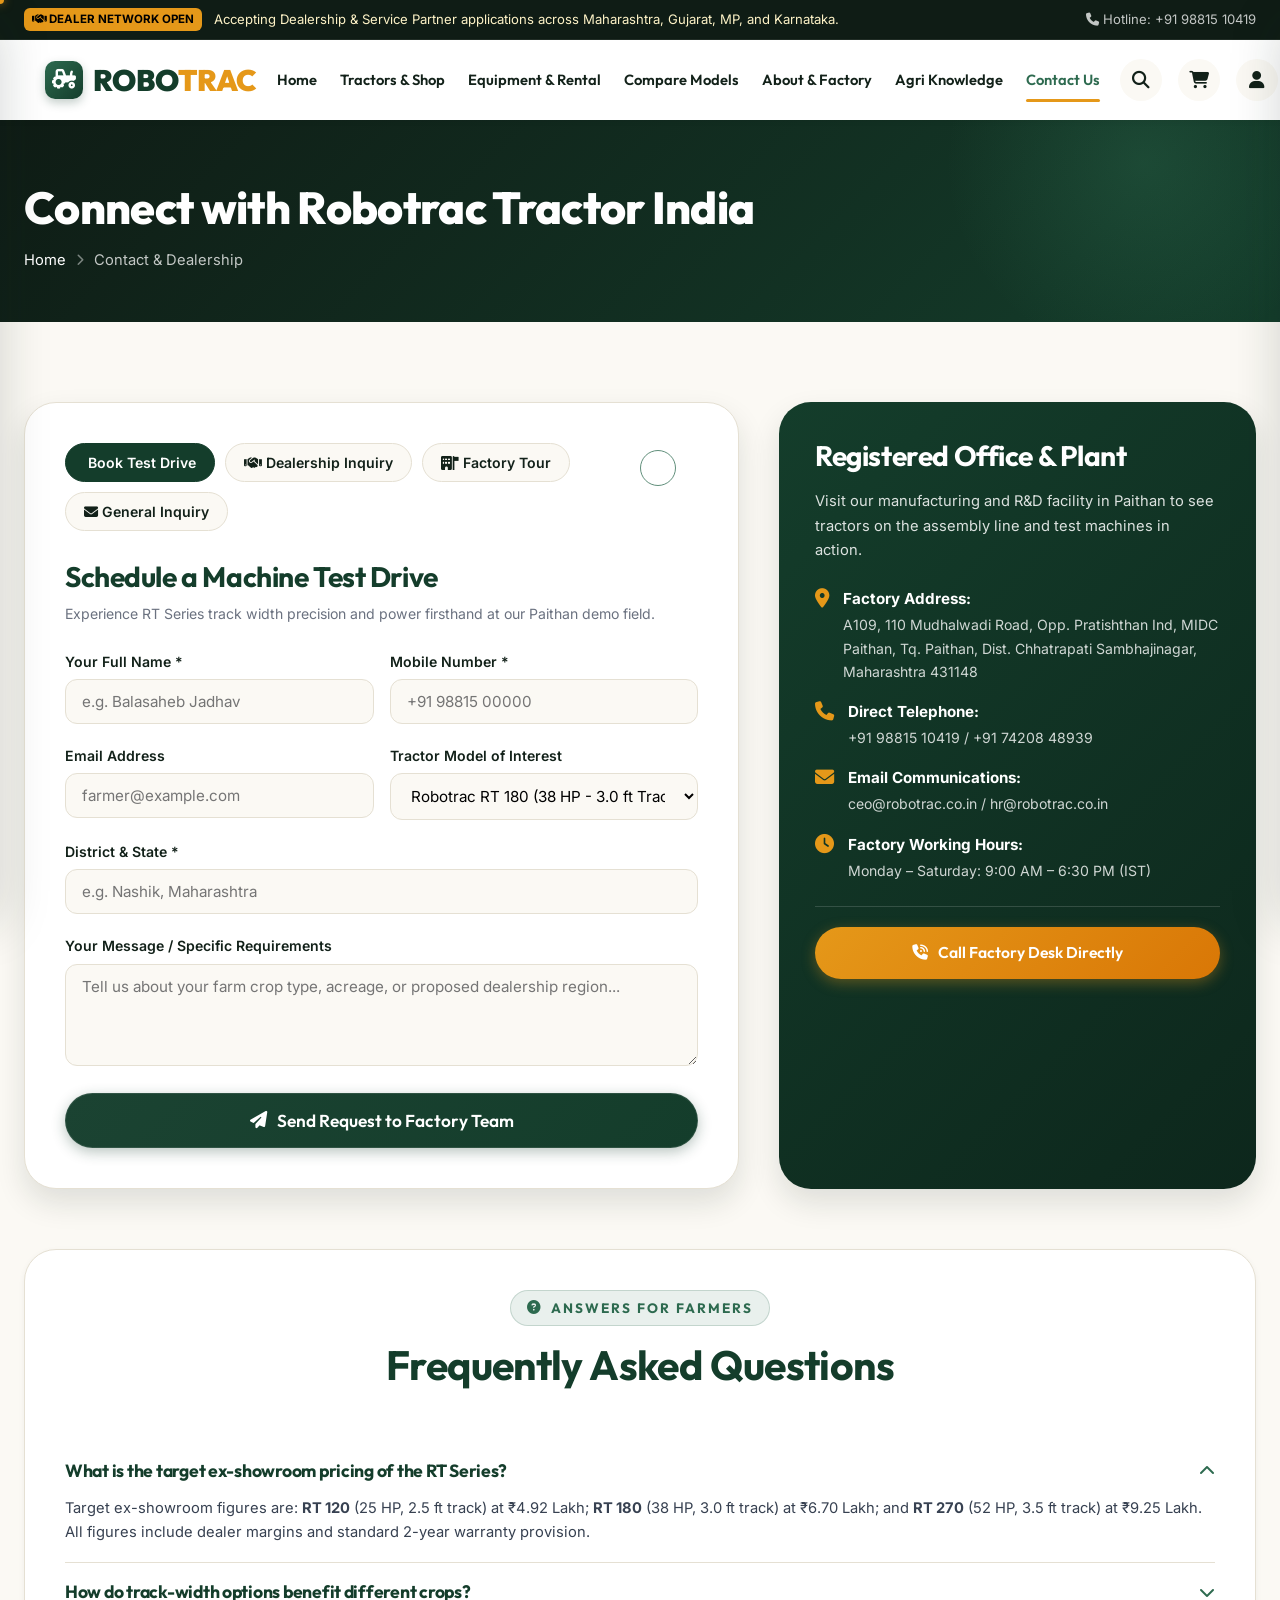
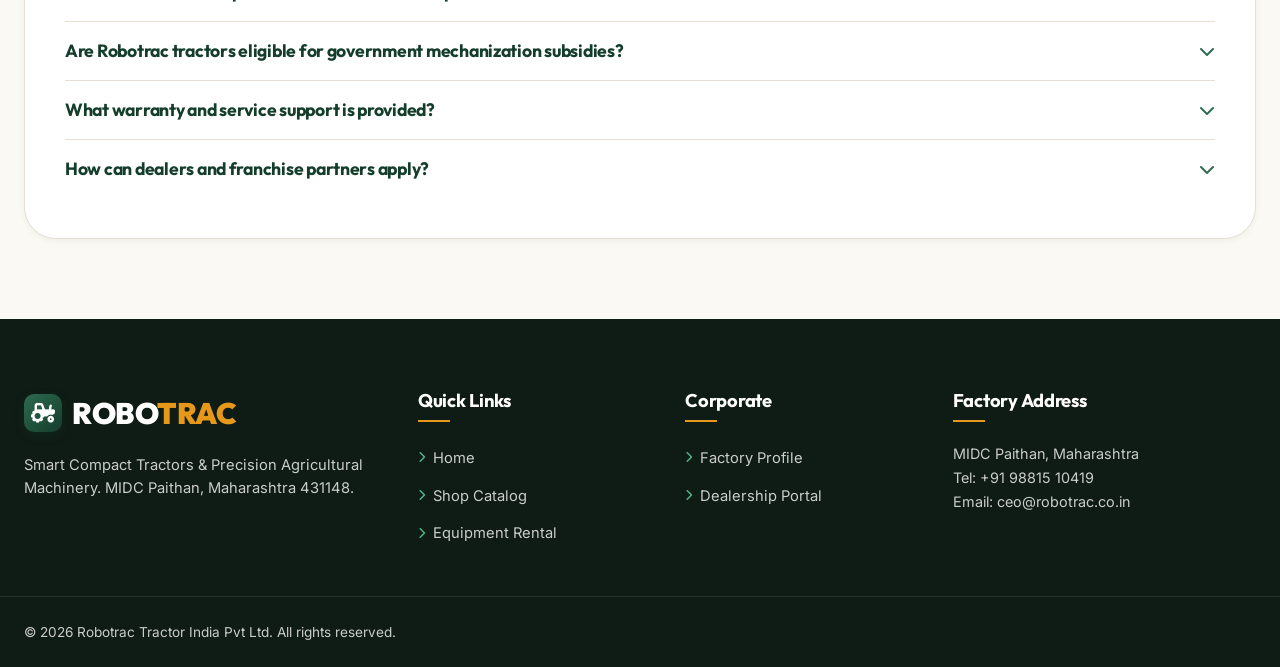
<file: contact.html>
<!DOCTYPE html>
<html lang="en">
<head>
  <meta charset="UTF-8" />
  <meta name="viewport" content="width=device-width, initial-scale=1.0" />
  <title>Contact Us & Dealership Inquiries | Robotrac Tractor India</title>
  <meta name="description" content="Contact Robotrac Tractor India at MIDC Paithan, Maharashtra. Book a test drive, apply for dealership franchise, or schedule a factory tour." />
  
  <link rel="icon" type="image/svg+xml" href="data:image/svg+xml,<svg xmlns='http://www.w3.org/2000/svg' viewBox='0 0 100 100'><text y='.9em' font-size='90'>🚜</text></svg>" />
  <link rel="stylesheet" href="https://cdnjs.cloudflare.com/ajax/libs/font-awesome/6.5.1/css/all.min.css" />

  <link rel="stylesheet" href="css/main.css" />
  <link rel="stylesheet" href="css/components.css" />
  <link rel="stylesheet" href="css/pages.css" />
  <link rel="stylesheet" href="css/responsive.css" />
</head>
<body>

  <!-- Top Ticker -->
  <div class="top-ticker">
    <div class="container top-ticker-inner">
      <div class="ticker-highlight">
        <span class="ticker-badge"><i class="fa-solid fa-handshake"></i> Dealer Network Open</span>
        <span>Accepting Dealership & Service Partner applications across Maharashtra, Gujarat, MP, and Karnataka.</span>
      </div>
      <div class="ticker-links">
        <a href="tel:+919881510419"><i class="fa-solid fa-phone"></i> Hotline: +91 98815 10419</a>
      </div>
    </div>
  </div>

  <!-- Header -->
  <header class="site-header" id="mainNavbar">
    <div class="container nav-container">
      <a href="index.html" class="brand-logo">
        <div class="logo-leaf-icon"><i class="fa-solid fa-tractor"></i></div>
        <span>ROBO<span class="brand-highlight">TRAC</span></span>
      </a>

      <nav class="nav-menu-desktop" aria-label="Main Navigation">
        <div class="nav-item"><a href="index.html" class="nav-link-item">Home</a></div>
        <div class="nav-item"><a href="shop.html" class="nav-link-item">Tractors & Shop</a></div>
        <div class="nav-item"><a href="services.html" class="nav-link-item">Equipment & Rental</a></div>
        <div class="nav-item"><a href="compare.html" class="nav-link-item">Compare Models</a></div>
        <div class="nav-item"><a href="about.html" class="nav-link-item">About & Factory</a></div>
        <div class="nav-item"><a href="blog.html" class="nav-link-item">Agri Knowledge</a></div>
        <div class="nav-item"><a href="contact.html" class="nav-link-item active">Contact Us</a></div>
      </nav>

      <div class="nav-actions">
        <button class="nav-icon-btn search-trigger-btn" aria-label="Search site"><i class="fa-solid fa-magnifying-glass"></i></button>
        <button class="nav-icon-btn cart-toggle-btn" aria-label="Cart"><i class="fa-solid fa-cart-shopping"></i><span class="cart-count-badge" style="display:none;">0</span></button>
        <a href="login.html" class="nav-icon-btn" aria-label="Farmer Login" title="Farmer Account"><i class="fa-solid fa-user"></i></a>
        <button class="mobile-menu-toggle" id="mobileNavToggle" aria-label="Toggle menu"><i class="fa-solid fa-bars-staggered"></i></button>
      </div>
    </div>
  </header>

  <!-- Page Banner -->
  <section class="page-hero-banner">
    <div class="container">
      <h1 class="page-hero-title">Connect with Robotrac Tractor India</h1>
      <div class="breadcrumb-list">
        <a href="index.html">Home</a>
        <i class="fa-solid fa-chevron-right"></i>
        <span>Contact & Dealership</span>
      </div>
    </div>
  </section>

  <!-- Contact Grid -->
  <section class="section-padding" style="background: var(--bg-cream);">
    <div class="container">
      <div class="contact-layout-grid">
        <!-- Interactive Form Box -->
        <div class="contact-tabs-box">
          <div class="contact-tab-nav" id="contactTabNav">
            <button class="c-tab-btn active" data-type="test-drive"><i class="fa-solid fa-steering-wheel"></i> Book Test Drive</button>
            <button class="c-tab-btn" data-type="dealership"><i class="fa-solid fa-handshake"></i> Dealership Inquiry</button>
            <button class="c-tab-btn" data-type="factory-visit"><i class="fa-solid fa-building-flag"></i> Factory Tour</button>
            <button class="c-tab-btn" data-type="general"><i class="fa-solid fa-envelope"></i> General Inquiry</button>
          </div>

          <h3 style="color:var(--primary-forest); margin-bottom:8px;" id="formHeading">Schedule a Machine Test Drive</h3>
          <p style="font-size:0.88rem; color:var(--text-muted); margin-bottom:24px;" id="formSubheading">Experience RT Series track width precision and power firsthand at our Paithan demo field.</p>

          <form onsubmit="event.preventDefault(); window.cartManager && window.cartManager.showToast('Inquiry submitted! Our representative will call you shortly.', 'success'); this.reset();">
            <div class="form-row-2">
              <div class="form-group">
                <label>Your Full Name *</label>
                <input type="text" class="form-control" required placeholder="e.g. Balasaheb Jadhav">
              </div>
              <div class="form-group">
                <label>Mobile Number *</label>
                <input type="tel" class="form-control" required placeholder="+91 98815 00000">
              </div>
            </div>

            <div class="form-row-2">
              <div class="form-group">
                <label>Email Address</label>
                <input type="email" class="form-control" placeholder="farmer@example.com">
              </div>
              <div class="form-group">
                <label>Tractor Model of Interest</label>
                <select class="form-control" id="contactModelSelect">
                  <option value="rt-180">Robotrac RT 180 (38 HP - 3.0 ft Track)</option>
                  <option value="rt-120">Robotrac RT 120 (25 HP - 2.5 ft Track)</option>
                  <option value="rt-270">Robotrac RT 270 (52 HP - 3.5 ft Track)</option>
                  <option value="rt-270-ev">Robotrac RT 270 EV Electric Concept</option>
                  <option value="implements">Agricultural Implements Range</option>
                </select>
              </div>
            </div>

            <div class="form-group">
              <label>District & State *</label>
              <input type="text" class="form-control" required placeholder="e.g. Nashik, Maharashtra">
            </div>

            <div class="form-group">
              <label>Your Message / Specific Requirements</label>
              <textarea class="form-control" rows="4" placeholder="Tell us about your farm crop type, acreage, or proposed dealership region..."></textarea>
            </div>

            <button type="submit" class="btn btn-primary btn-lg w-100">
              <i class="fa-solid fa-paper-plane"></i> Send Request to Factory Team
            </button>
          </form>
        </div>

        <!-- Location & Contact Info Card -->
        <div class="paithan-location-card">
          <h3>Registered Office & Plant</h3>
          <p style="color:rgba(255,255,255,0.85); font-size:0.92rem; margin-bottom:24px;">
            Visit our manufacturing and R&D facility in Paithan to see tractors on the assembly line and test machines in action.
          </p>

          <div class="paithan-info-list">
            <div class="paithan-info-item">
              <i class="fa-solid fa-location-dot"></i>
              <div>
                <strong>Factory Address:</strong>
                <p style="margin:2px 0 0 0; color:rgba(255,255,255,0.8); font-size:0.88rem;">
                  A109, 110 Mudhalwadi Road, Opp. Pratishthan Ind, MIDC Paithan, Tq. Paithan, Dist. Chhatrapati Sambhajinagar, Maharashtra 431148
                </p>
              </div>
            </div>

            <div class="paithan-info-item">
              <i class="fa-solid fa-phone"></i>
              <div>
                <strong>Direct Telephone:</strong>
                <p style="margin:2px 0 0 0; color:rgba(255,255,255,0.8); font-size:0.88rem;">
                  +91 98815 10419 / +91 74208 48939
                </p>
              </div>
            </div>

            <div class="paithan-info-item">
              <i class="fa-solid fa-envelope"></i>
              <div>
                <strong>Email Communications:</strong>
                <p style="margin:2px 0 0 0; color:rgba(255,255,255,0.8); font-size:0.88rem;">
                  ceo@robotrac.co.in / hr@robotrac.co.in
                </p>
              </div>
            </div>

            <div class="paithan-info-item">
              <i class="fa-solid fa-clock"></i>
              <div>
                <strong>Factory Working Hours:</strong>
                <p style="margin:2px 0 0 0; color:rgba(255,255,255,0.8); font-size:0.88rem;">
                  Monday – Saturday: 9:00 AM – 6:30 PM (IST)
                </p>
              </div>
            </div>
          </div>

          <div style="padding-top:20px; border-top:1px solid rgba(255,255,255,0.15);">
            <a href="tel:+919881510419" class="btn btn-accent w-100">
              <i class="fa-solid fa-phone-volume"></i> Call Factory Desk Directly
            </a>
          </div>
        </div>
      </div>

      <!-- FAQ Accordions -->
      <div class="faq-accordion-box">
        <div class="section-title-wrap">
          <span class="eyebrow-tag"><i class="fa-solid fa-circle-question"></i> Answers for Farmers</span>
          <h2>Frequently Asked Questions</h2>
        </div>

        <div class="faq-list">
          <div class="faq-item active">
            <div class="faq-item-header">
              <h4>What is the target ex-showroom pricing of the RT Series?</h4>
              <i class="fa-solid fa-chevron-down faq-item-icon"></i>
            </div>
            <div class="faq-item-body">
              <p style="font-size:0.92rem; color:var(--text-body); margin:0;">
                Target ex-showroom figures are: <strong>RT 120</strong> (25 HP, 2.5 ft track) at ₹4.92 Lakh; <strong>RT 180</strong> (38 HP, 3.0 ft track) at ₹6.70 Lakh; and <strong>RT 270</strong> (52 HP, 3.5 ft track) at ₹9.25 Lakh. All figures include dealer margins and standard 2-year warranty provision.
              </p>
            </div>
          </div>

          <div class="faq-item">
            <div class="faq-item-header">
              <h4>How do track-width options benefit different crops?</h4>
              <i class="fa-solid fa-chevron-down faq-item-icon"></i>
            </div>
            <div class="faq-item-body">
              <p style="font-size:0.92rem; color:var(--text-body); margin:0;">
                Conventional tractors have wide fixed track widths that crush side roots in narrow vineyards, pomegranate orchards, or sugarcane rows. The RT Series provides 2.5 ft, 3.0 ft, and 3.5 ft track configurations, allowing the tractor to travel directly down narrow crop rows with zero root soil compaction.
              </p>
            </div>
          </div>

          <div class="faq-item">
            <div class="faq-item-header">
              <h4>Are Robotrac tractors eligible for government mechanization subsidies?</h4>
              <i class="fa-solid fa-chevron-down faq-item-icon"></i>
            </div>
            <div class="faq-item-body">
              <p style="font-size:0.92rem; color:var(--text-body); margin:0;">
                Yes. Eligible small and marginal farmers, women farmers, and SC/ST farmers can avail subsidies ranging between 40% and 50% under the Central SMAM scheme and Maharashtra MahaDBT agricultural mechanization portal. Our Paithan team assists with documentation.
              </p>
            </div>
          </div>

          <div class="faq-item">
            <div class="faq-item-header">
              <h4>What warranty and service support is provided?</h4>
              <i class="fa-solid fa-chevron-down faq-item-icon"></i>
            </div>
            <div class="faq-item-body">
              <p style="font-size:0.92rem; color:var(--text-body); margin:0;">
                Every RT Series tractor includes a 2-Year / 2000-Hour comprehensive factory warranty. Mobile Service Vans deployed from MIDC Paithan provide regular scheduled servicing directly on your farm field.
              </p>
            </div>
          </div>

          <div class="faq-item">
            <div class="faq-item-header">
              <h4>How can dealers and franchise partners apply?</h4>
              <i class="fa-solid fa-chevron-down faq-item-icon"></i>
            </div>
            <div class="faq-item-body">
              <p style="font-size:0.92rem; color:var(--text-body); margin:0;">
                Automobile and tractor dealership partners with dedicated showroom and service workshop space can apply using our Dealership Application tab above or email <strong>ceo@robotrac.co.in</strong> for territory allocation and margin details.
              </p>
            </div>
          </div>
        </div>
      </div>
    </div>
  </section>

  <!-- Footer -->
  <footer class="site-footer">
    <div class="container footer-top-grid">
      <div class="footer-brand-col">
        <a href="index.html" class="brand-logo">
          <div class="logo-leaf-icon"><i class="fa-solid fa-tractor"></i></div>
          <span>ROBO<span class="brand-highlight">TRAC</span></span>
        </a>
        <p>Smart Compact Tractors & Precision Agricultural Machinery. MIDC Paithan, Maharashtra 431148.</p>
      </div>
      <div>
        <h4 class="footer-widget-title">Quick Links</h4>
        <ul class="footer-links-list">
          <li><a href="index.html"><i class="fa-solid fa-chevron-right"></i> Home</a></li>
          <li><a href="shop.html"><i class="fa-solid fa-chevron-right"></i> Shop Catalog</a></li>
          <li><a href="services.html"><i class="fa-solid fa-chevron-right"></i> Equipment Rental</a></li>
        </ul>
      </div>
      <div>
        <h4 class="footer-widget-title">Corporate</h4>
        <ul class="footer-links-list">
          <li><a href="about.html"><i class="fa-solid fa-chevron-right"></i> Factory Profile</a></li>
          <li><a href="contact.html?type=dealership"><i class="fa-solid fa-chevron-right"></i> Dealership Portal</a></li>
        </ul>
      </div>
      <div>
        <h4 class="footer-widget-title">Factory Address</h4>
        <p style="font-size:0.9rem;">MIDC Paithan, Maharashtra<br>Tel: +91 98815 10419<br>Email: ceo@robotrac.co.in</p>
      </div>
    </div>
    <div class="footer-bottom-bar">
      <div class="container footer-bottom-inner">
        <p>© 2026 Robotrac Tractor India Pvt Ltd. All rights reserved.</p>
      </div>
    </div>
  </footer>

  <!-- Slideout Cart -->
  <div class="cart-overlay" id="cartOverlay"></div>
  <aside class="cart-drawer" id="cartDrawer">
    <div class="cart-drawer-header">
      <h3><i class="fa-solid fa-tractor"></i> Machinery Cart</h3>
      <button class="cart-close-btn" id="cartCloseBtn"><i class="fa-solid fa-xmark"></i></button>
    </div>
    <div class="cart-drawer-items" id="cartDrawerItems"></div>
    <div class="cart-drawer-footer" id="cartDrawerFooter"></div>
  </aside>

  <!-- Mobile Menu -->
  <div class="mobile-nav-overlay" id="mobileNavOverlay"></div>
  <aside class="mobile-nav-menu" id="mobileNavMenu">
    <div class="mobile-nav-head">
      <a href="index.html" class="brand-logo" style="font-size:1.4rem;">
        <div class="logo-leaf-icon" style="width:30px;height:30px;font-size:0.9rem;"><i class="fa-solid fa-tractor"></i></div>
        <span>ROBO<span class="brand-highlight">TRAC</span></span>
      </a>
      <button class="mobile-nav-close" id="mobileNavClose"><i class="fa-solid fa-xmark"></i></button>
    </div>
    <div class="mobile-nav-links">
      <a href="index.html" class="mobile-nav-link">Home</a>
      <a href="shop.html" class="mobile-nav-link">Tractors & Shop</a>
      <a href="services.html" class="mobile-nav-link">Equipment Rental</a>
      <a href="compare.html" class="mobile-nav-link">Compare Models</a>
      <a href="about.html" class="mobile-nav-link">About & Factory</a>
      <a href="blog.html" class="mobile-nav-link">Agri Knowledge</a>
      <a href="contact.html" class="mobile-nav-link active">Contact Us</a>
    </div>
  </aside>

  <!-- Mobile Bottom Bar -->
  <nav class="mobile-bottom-bar">
    <div class="mobile-bottom-nav">
      <a href="index.html" class="bottom-nav-item"><i class="fa-solid fa-house"></i><span>Home</span></a>
      <a href="shop.html" class="bottom-nav-item"><i class="fa-solid fa-tractor"></i><span>Tractors</span></a>
      <a href="index.html#customizerSection" class="bottom-nav-item highlight-fab"><i class="fa-solid fa-wand-magic-sparkles"></i><span>EMI</span></a>
      <a href="cart.html" class="bottom-nav-item cart-toggle-btn"><i class="fa-solid fa-cart-shopping"></i><span>Cart</span></a>
      <a href="tel:+919881510419" class="bottom-nav-item"><i class="fa-solid fa-phone-volume"></i><span>Call</span></a>
    </div>
  </nav>

  <script src="js/products-data.js"></script>
  <script src="js/cart.js"></script>
  <script src="js/main.js"></script>
  <script>
    document.addEventListener("DOMContentLoaded", () => {
      const urlParams = new URLSearchParams(window.location.search);
      const reqType = urlParams.get("type") || urlParams.get("subject") || "test-drive";
      const modelParam = urlParams.get("model");

      const headings = {
        "test-drive": { title: "Schedule a Machine Test Drive", sub: "Experience RT Series track width precision and power firsthand at our Paithan demo field." },
        "dealership": { title: "Dealership & Franchise Partnership Inquiry", sub: "Partner with Robotrac to distribute high-margin smart compact tractors and implements in your region." },
        "factory-visit": { title: "Book a Factory & R&D Plant Tour", sub: "Visit our manufacturing and testing facilities at MIDC Paithan, Maharashtra." },
        "general": { title: "Direct Communication with Robotrac Team", sub: "For general inquiries, corporate questions, or investor information." }
      };

      const updateFormHeaders = (t) => {
        if (headings[t]) {
          document.getElementById("formHeading").textContent = headings[t].title;
          document.getElementById("formSubheading").textContent = headings[t].sub;
        }
      };

      // Select initial tab
      document.querySelectorAll(".c-tab-btn").forEach(btn => {
        if (btn.getAttribute("data-type") === reqType) {
          document.querySelectorAll(".c-tab-btn").forEach(b => b.classList.remove("active"));
          btn.classList.add("active");
          updateFormHeaders(reqType);
        }

        btn.addEventListener("click", () => {
          document.querySelectorAll(".c-tab-btn").forEach(b => b.classList.remove("active"));
          btn.classList.add("active");
          const t = btn.getAttribute("data-type");
          updateFormHeaders(t);
        });
      });

      if (modelParam && document.getElementById("contactModelSelect")) {
        document.getElementById("contactModelSelect").value = modelParam;
      }
    });
  </script>
</body>
</html>
</file>
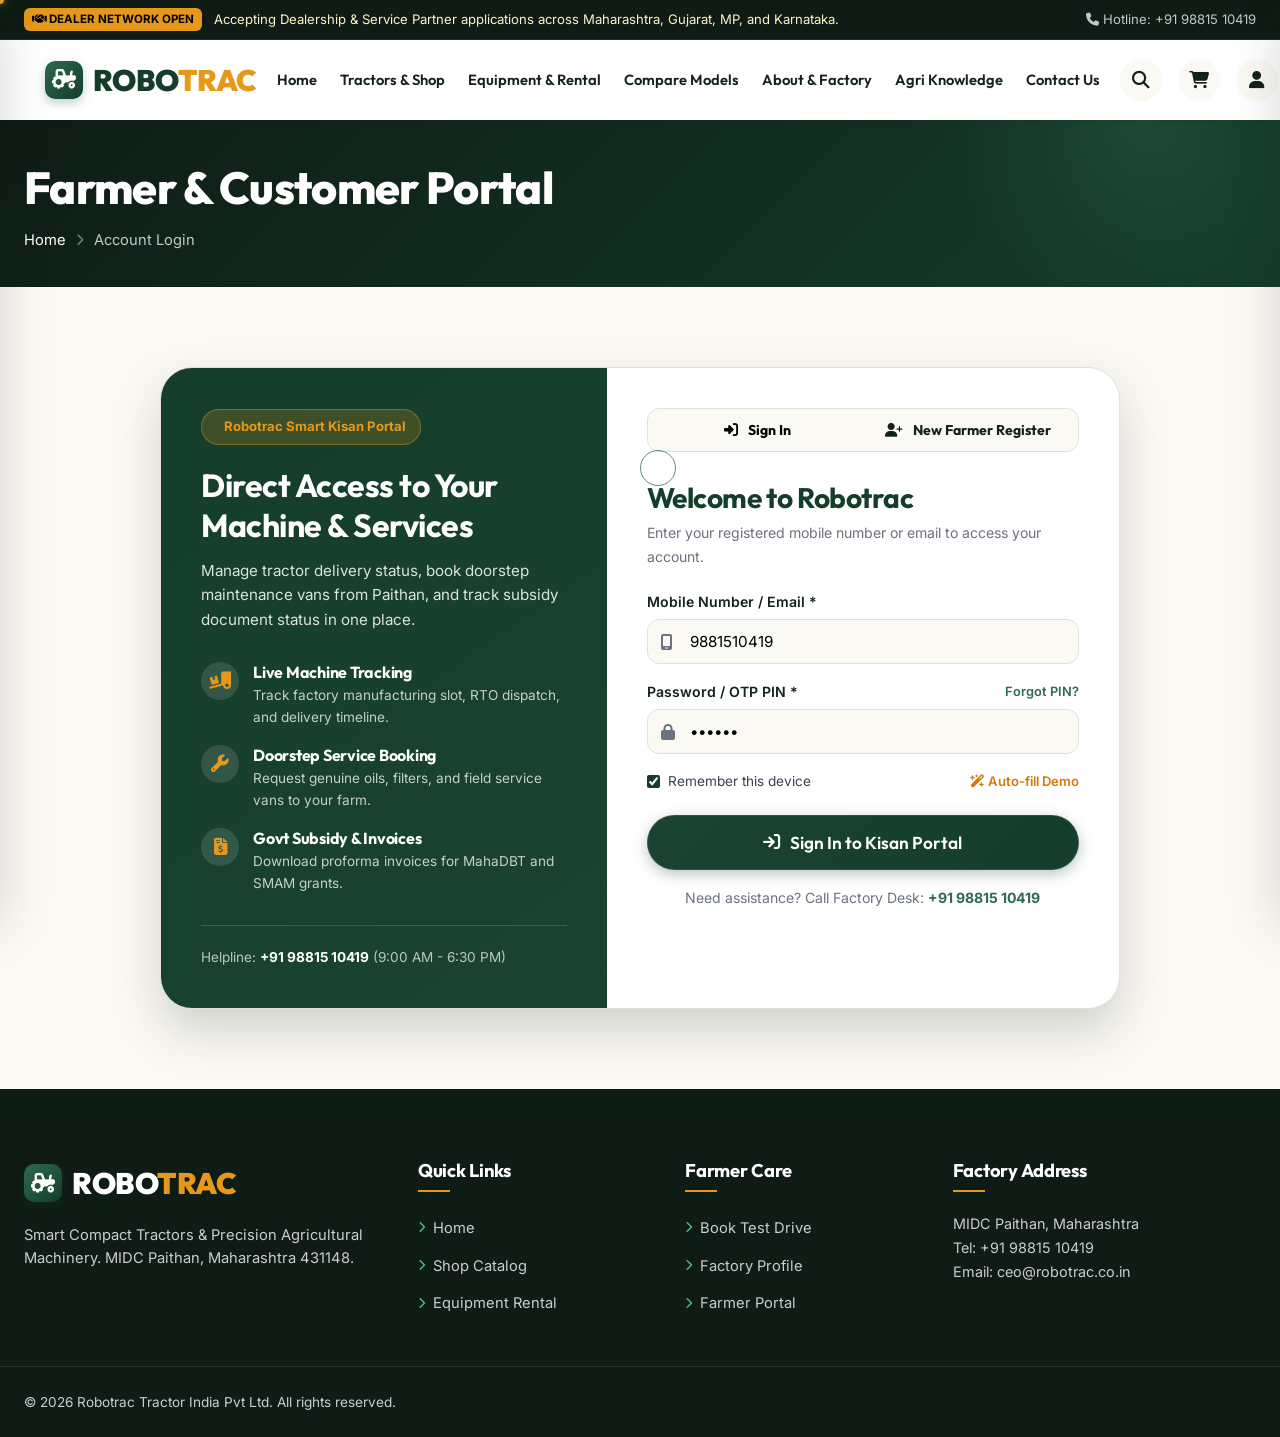
<file: login.html>
<!DOCTYPE html>
<html lang="en">
<head>
  <meta charset="UTF-8" />
  <meta name="viewport" content="width=device-width, initial-scale=1.0" />
  <title>Farmer Login & Account Portal | Robotrac Tractor India</title>
  <meta name="description" content="Sign in to your Robotrac Farmer Portal to track tractor bookings, manage service schedules, claim government subsidies, and monitor IoT telematics." />
  
  <link rel="icon" type="image/svg+xml" href="data:image/svg+xml,<svg xmlns='http://www.w3.org/2000/svg' viewBox='0 0 100 100'><text y='.9em' font-size='90'>🚜</text></svg>" />
  <link rel="stylesheet" href="https://cdnjs.cloudflare.com/ajax/libs/font-awesome/6.5.1/css/all.min.css" />

  <link rel="stylesheet" href="css/main.css" />
  <link rel="stylesheet" href="css/components.css" />
  <link rel="stylesheet" href="css/pages.css" />
  <link rel="stylesheet" href="css/responsive.css" />
</head>
<body>

  <!-- Top Ticker -->
  <div class="top-ticker">
    <div class="container top-ticker-inner">
      <div class="ticker-highlight">
        <span class="ticker-badge"><i class="fa-solid fa-handshake"></i> Dealer Network Open</span>
        <span>Accepting Dealership & Service Partner applications across Maharashtra, Gujarat, MP, and Karnataka.</span>
      </div>
      <div class="ticker-links">
        <a href="tel:+919881510419"><i class="fa-solid fa-phone"></i> Hotline: +91 98815 10419</a>
      </div>
    </div>
  </div>

  <!-- Header -->
  <header class="site-header" id="mainNavbar">
    <div class="container nav-container">
      <a href="index.html" class="brand-logo">
        <div class="logo-leaf-icon"><i class="fa-solid fa-tractor"></i></div>
        <span>ROBO<span class="brand-highlight">TRAC</span></span>
      </a>

      <nav class="nav-menu-desktop" aria-label="Main Navigation">
        <div class="nav-item"><a href="index.html" class="nav-link-item">Home</a></div>
        <div class="nav-item"><a href="shop.html" class="nav-link-item">Tractors & Shop</a></div>
        <div class="nav-item"><a href="services.html" class="nav-link-item">Equipment & Rental</a></div>
        <div class="nav-item"><a href="compare.html" class="nav-link-item">Compare Models</a></div>
        <div class="nav-item"><a href="about.html" class="nav-link-item">About & Factory</a></div>
        <div class="nav-item"><a href="blog.html" class="nav-link-item">Agri Knowledge</a></div>
        <div class="nav-item"><a href="contact.html" class="nav-link-item">Contact Us</a></div>
      </nav>

      <div class="nav-actions">
        <button class="nav-icon-btn search-trigger-btn" aria-label="Search site"><i class="fa-solid fa-magnifying-glass"></i></button>
        <button class="nav-icon-btn cart-toggle-btn" aria-label="Cart"><i class="fa-solid fa-cart-shopping"></i><span class="cart-count-badge" style="display:none;">0</span></button>
        <a href="login.html" class="nav-icon-btn active" aria-label="Farmer Login" title="Farmer Account"><i class="fa-solid fa-user"></i></a>
        <button class="mobile-menu-toggle" id="mobileNavToggle" aria-label="Toggle menu"><i class="fa-solid fa-bars-staggered"></i></button>
      </div>
    </div>
  </header>

  <!-- Page Banner -->
  <section class="page-hero-banner" style="padding: 40px 0 35px 0;">
    <div class="container">
      <h1 class="page-hero-title">Farmer & Customer Portal</h1>
      <div class="breadcrumb-list">
        <a href="index.html">Home</a>
        <i class="fa-solid fa-chevron-right"></i>
        <span>Account Login</span>
      </div>
    </div>
  </section>

  <!-- Auth Main Section -->
  <section class="section-padding" style="background: var(--bg-cream);">
    <div class="container">
      
      <!-- Unauthenticated View -->
      <div id="authContainer" class="auth-wrapper" style="max-width: 960px; margin: 0 auto; background: #ffffff; border-radius: var(--radius-xl); border: 1px solid var(--border-light); box-shadow: var(--shadow-xl); overflow: hidden; display: grid; grid-template-columns: 1fr 1.15fr;">
        
        <!-- Left Side: Brand Visual & Perks -->
        <div style="background: linear-gradient(145deg, var(--primary-forest), var(--primary-green)); color: #ffffff; padding: 40px; display: flex; flex-direction: column; justify-content: space-between; position: relative;">
          <div>
            <div style="display: inline-flex; align-items: center; gap: 8px; background: rgba(229,152,25,0.2); border: 1px solid rgba(229,152,25,0.4); padding: 6px 14px; border-radius: var(--radius-full); font-size: 0.82rem; color: var(--accent-amber); margin-bottom: 20px; font-weight: 700;">
              <i class="fa-solid fa-shield-check"></i> Robotrac Smart Kisan Portal
            </div>
            <h2 style="color: #ffffff; font-size: 2rem; margin-bottom: 14px; line-height: 1.25;">Direct Access to Your Machine & Services</h2>
            <p style="color: rgba(255,255,255,0.85); font-size: 0.95rem; line-height: 1.6; margin-bottom: 30px;">
              Manage tractor delivery status, book doorstep maintenance vans from Paithan, and track subsidy document status in one place.
            </p>

            <div style="display: flex; flex-direction: column; gap: 16px;">
              <div style="display: flex; gap: 14px; align-items: flex-start;">
                <div style="width: 38px; height: 38px; border-radius: 50%; background: rgba(255,255,255,0.12); display: flex; align-items: center; justify-content: center; font-size: 1.1rem; color: var(--accent-amber); flex-shrink: 0;">
                  <i class="fa-solid fa-truck-ramp-box"></i>
                </div>
                <div>
                  <h4 style="color: #ffffff; font-size: 1rem; margin-bottom: 2px;">Live Machine Tracking</h4>
                  <p style="color: rgba(255,255,255,0.75); font-size: 0.85rem; margin: 0;">Track factory manufacturing slot, RTO dispatch, and delivery timeline.</p>
                </div>
              </div>

              <div style="display: flex; gap: 14px; align-items: flex-start;">
                <div style="width: 38px; height: 38px; border-radius: 50%; background: rgba(255,255,255,0.12); display: flex; align-items: center; justify-content: center; font-size: 1.1rem; color: var(--accent-amber); flex-shrink: 0;">
                  <i class="fa-solid fa-wrench"></i>
                </div>
                <div>
                  <h4 style="color: #ffffff; font-size: 1rem; margin-bottom: 2px;">Doorstep Service Booking</h4>
                  <p style="color: rgba(255,255,255,0.75); font-size: 0.85rem; margin: 0;">Request genuine oils, filters, and field service vans to your farm.</p>
                </div>
              </div>

              <div style="display: flex; gap: 14px; align-items: flex-start;">
                <div style="width: 38px; height: 38px; border-radius: 50%; background: rgba(255,255,255,0.12); display: flex; align-items: center; justify-content: center; font-size: 1.1rem; color: var(--accent-amber); flex-shrink: 0;">
                  <i class="fa-solid fa-file-invoice-dollar"></i>
                </div>
                <div>
                  <h4 style="color: #ffffff; font-size: 1rem; margin-bottom: 2px;">Govt Subsidy & Invoices</h4>
                  <p style="color: rgba(255,255,255,0.75); font-size: 0.85rem; margin: 0;">Download proforma invoices for MahaDBT and SMAM grants.</p>
                </div>
              </div>
            </div>
          </div>

          <div style="margin-top: 30px; padding-top: 20px; border-top: 1px solid rgba(255,255,255,0.15); font-size: 0.85rem; color: rgba(255,255,255,0.7);">
            <span>Helpline: <strong style="color:#ffffff;">+91 98815 10419</strong> (9:00 AM - 6:30 PM)</span>
          </div>
        </div>

        <!-- Right Side: Forms (Login / Register Switcher) -->
        <div style="padding: 40px;">
          <!-- Tabs Switcher -->
          <div style="display: flex; background: var(--bg-cream); border-radius: var(--radius-md); padding: 4px; margin-bottom: 28px; border: 1px solid var(--border-light);">
            <button id="loginTabBtn" class="btn w-100 btn-sm active" style="border-radius: var(--radius-sm); font-weight: 700;" onclick="switchAuthTab('login')">
              <i class="fa-solid fa-right-to-bracket"></i> Sign In
            </button>
            <button id="registerTabBtn" class="btn w-100 btn-sm" style="border-radius: var(--radius-sm); font-weight: 700; background: transparent; color: var(--text-dark);" onclick="switchAuthTab('register')">
              <i class="fa-solid fa-user-plus"></i> New Farmer Register
            </button>
          </div>

          <!-- SIGN IN FORM -->
          <form id="signInForm" onsubmit="event.preventDefault(); handleFarmerLogin();">
            <h3 style="color: var(--primary-forest); margin-bottom: 6px;">Welcome to Robotrac</h3>
            <p style="font-size: 0.88rem; color: var(--text-muted); margin-bottom: 22px;">Enter your registered mobile number or email to access your account.</p>

            <div class="form-group" style="margin-bottom: 16px;">
              <label style="font-size: 0.88rem; font-weight: 600; margin-bottom: 6px; display: block;">Mobile Number / Email *</label>
              <div style="position: relative;">
                <input type="text" id="loginIdentifier" class="form-control" required placeholder="e.g. 9881510419 or farmer@example.com" value="9881510419" style="padding-left: 42px;">
                <i class="fa-solid fa-mobile-screen" style="position: absolute; left: 14px; top: 50%; transform: translateY(-50%); color: var(--text-muted);"></i>
              </div>
            </div>

            <div class="form-group" style="margin-bottom: 16px;">
              <div style="display: flex; justify-content: space-between; align-items: center; margin-bottom: 6px;">
                <label style="font-size: 0.88rem; font-weight: 600; margin-bottom: 0;">Password / OTP PIN *</label>
                <a href="#" onclick="alert('Demo PIN sent: 123456'); return false;" style="font-size: 0.8rem; color: var(--primary-leaf); font-weight: 600;">Forgot PIN?</a>
              </div>
              <div style="position: relative;">
                <input type="password" id="loginPassword" class="form-control" required placeholder="Enter 6-digit PIN or password" value="123456" style="padding-left: 42px;">
                <i class="fa-solid fa-lock" style="position: absolute; left: 14px; top: 50%; transform: translateY(-50%); color: var(--text-muted);"></i>
              </div>
            </div>

            <div style="display: flex; justify-content: space-between; align-items: center; margin-bottom: 22px;">
              <label style="display: flex; align-items: center; gap: 8px; font-size: 0.85rem; cursor: pointer; color: var(--text-body);">
                <input type="checkbox" checked style="accent-color: var(--primary-forest);"> Remember this device
              </label>
              <span style="font-size: 0.82rem; color: var(--accent-warm); font-weight: 600; cursor: pointer;" onclick="document.getElementById('loginIdentifier').value='9881510419'; document.getElementById('loginPassword').value='123456';">
                <i class="fa-solid fa-wand-magic-sparkles"></i> Auto-fill Demo
              </span>
            </div>

            <button type="submit" class="btn btn-primary btn-lg w-100" style="margin-bottom: 16px;">
              <i class="fa-solid fa-arrow-right-to-bracket"></i> Sign In to Kisan Portal
            </button>

            <div style="text-align: center; font-size: 0.88rem; color: var(--text-muted);">
              Need assistance? Call Factory Desk: <a href="tel:+919881510419" style="color: var(--primary-leaf); font-weight: 700;">+91 98815 10419</a>
            </div>
          </form>

          <!-- REGISTER FORM (Hidden by default) -->
          <form id="registerForm" style="display: none;" onsubmit="event.preventDefault(); handleFarmerRegister();">
            <h3 style="color: var(--primary-forest); margin-bottom: 6px;">Register Farmer Account</h3>
            <p style="font-size: 0.88rem; color: var(--text-muted); margin-bottom: 20px;">Create an account to track machine allocations, subsidies, and bookings.</p>

            <div class="form-group" style="margin-bottom: 14px;">
              <label style="font-size: 0.85rem; font-weight: 600; margin-bottom: 4px; display: block;">Full Name (as per 7/12 Land Record) *</label>
              <input type="text" id="regName" class="form-control" required placeholder="e.g. Dnyaneshwar Patil">
            </div>

            <div class="form-row-2" style="margin-bottom: 14px;">
              <div class="form-group">
                <label style="font-size: 0.85rem; font-weight: 600; margin-bottom: 4px; display: block;">Mobile Number *</label>
                <input type="tel" id="regPhone" class="form-control" required placeholder="+91 98815 00000">
              </div>
              <div class="form-group">
                <label style="font-size: 0.85rem; font-weight: 600; margin-bottom: 4px; display: block;">District / State *</label>
                <input type="text" id="regDistrict" class="form-control" required placeholder="e.g. Sambhajinagar, MH">
              </div>
            </div>

            <div class="form-row-2" style="margin-bottom: 14px;">
              <div class="form-group">
                <label style="font-size: 0.85rem; font-weight: 600; margin-bottom: 4px; display: block;">Total Land Holding</label>
                <select id="regHolding" class="form-control">
                  <option value="1-5">Small Farmer (1 - 5 Acres)</option>
                  <option value="5-15" selected>Medium Farmer (5 - 15 Acres)</option>
                  <option value="15+">Large Land Holding (15+ Acres)</option>
                </select>
              </div>
              <div class="form-group">
                <label style="font-size: 0.85rem; font-weight: 600; margin-bottom: 4px; display: block;">Major Crop Spacing</label>
                <select id="regCrop" class="form-control">
                  <option value="vineyard">Vineyard / Orchards (2.5 ft)</option>
                  <option value="sugarcane" selected>Sugarcane & Cotton (3.0 ft)</option>
                  <option value="broad-acre">Soybean & Wheat (3.5 ft)</option>
                </select>
              </div>
            </div>

            <div class="form-group" style="margin-bottom: 18px;">
              <label style="font-size: 0.85rem; font-weight: 600; margin-bottom: 4px; display: block;">Create Security Password / PIN *</label>
              <input type="password" id="regPass" class="form-control" required placeholder="Choose a secure 6-digit PIN or password">
            </div>

            <button type="submit" class="btn btn-accent btn-lg w-100" style="margin-bottom: 14px;">
              <i class="fa-solid fa-user-check"></i> Complete Farmer Registration
            </button>
          </form>
        </div>
      </div>

      <!-- Authenticated Farmer Dashboard View (Visible when logged in) -->
      <div id="farmerDashboard" style="display: none; max-width: 1000px; margin: 0 auto;">
        
        <!-- Top Profile Welcome Bar -->
        <div style="background: #ffffff; border-radius: var(--radius-xl); padding: 30px; border: 1px solid var(--border-light); box-shadow: var(--shadow-md); margin-bottom: 30px; display: flex; justify-content: space-between; align-items: center; flex-wrap: wrap; gap: 20px;">
          <div style="display: flex; align-items: center; gap: 20px;">
            <div style="width: 70px; height: 70px; border-radius: 50%; background: var(--primary-forest); color: var(--accent-amber); display: flex; align-items: center; justify-content: center; font-size: 2rem;">
              <i class="fa-solid fa-user-astronaut"></i>
            </div>
            <div>
              <div style="display: flex; align-items: center; gap: 10px;">
                <h2 id="dashUserName" style="color: var(--primary-forest); margin-bottom: 2px; font-size: 1.6rem;">Balasaheb Jadhav</h2>
                <span class="ticker-badge" style="background:#dcfce7; color:#15803d; border:1px solid #bbf7d0;">Verified Farmer</span>
              </div>
              <p style="color: var(--text-muted); font-size: 0.9rem; margin: 0;">
                Farmer ID: <strong>RT-MH-2026-4402</strong> • Paithan, Maharashtra
              </p>
            </div>
          </div>

          <div style="display: flex; gap: 12px;">
            <a href="shop.html" class="btn btn-outline btn-sm"><i class="fa-solid fa-cart-plus"></i> Shop Implements</a>
            <button class="btn btn-primary btn-sm" onclick="handleFarmerLogout()"><i class="fa-solid fa-power-off"></i> Logout</button>
          </div>
        </div>

        <!-- 3 Dashboard Metric Cards -->
        <div style="display: grid; grid-template-columns: repeat(3, 1fr); gap: 20px; margin-bottom: 30px;" class="dash-metrics-grid">
          <div style="background: #ffffff; border-radius: var(--radius-lg); padding: 24px; border: 1px solid var(--border-light); box-shadow: var(--shadow-sm);">
            <div style="display: flex; justify-content: space-between; align-items: center; margin-bottom: 12px;">
              <span style="color: var(--text-muted); font-size: 0.88rem; font-weight: 600;">Active Machinery</span>
              <div style="width: 36px; height: 36px; border-radius: 50%; background: #dcfce7; color: #16a34a; display: flex; align-items: center; justify-content: center;"><i class="fa-solid fa-tractor"></i></div>
            </div>
            <h3 style="color: var(--primary-forest); margin-bottom: 4px;">Robotrac RT 180</h3>
            <p style="font-size: 0.82rem; color: var(--text-muted); margin: 0;">Track: 3.0 ft • Engine Hours: 142.5 hrs</p>
          </div>

          <div style="background: #ffffff; border-radius: var(--radius-lg); padding: 24px; border: 1px solid var(--border-light); box-shadow: var(--shadow-sm);">
            <div style="display: flex; justify-content: space-between; align-items: center; margin-bottom: 12px;">
              <span style="color: var(--text-muted); font-size: 0.88rem; font-weight: 600;">Next Service Due</span>
              <div style="width: 36px; height: 36px; border-radius: 50%; background: #fef3c7; color: #d97706; display: flex; align-items: center; justify-content: center;"><i class="fa-solid fa-wrench"></i></div>
            </div>
            <h3 style="color: var(--primary-forest); margin-bottom: 4px;">50-Hour Inspection</h3>
            <p style="font-size: 0.82rem; color: var(--text-muted); margin: 0;">Free Doorstep Van Scheduled (Aug 30)</p>
          </div>

          <div style="background: #ffffff; border-radius: var(--radius-lg); padding: 24px; border: 1px solid var(--border-light); box-shadow: var(--shadow-sm);">
            <div style="display: flex; justify-content: space-between; align-items: center; margin-bottom: 12px;">
              <span style="color: var(--text-muted); font-size: 0.88rem; font-weight: 600;">MahaDBT Subsidy</span>
              <div style="width: 36px; height: 36px; border-radius: 50%; background: #e0e7ff; color: #4338ca; display: flex; align-items: center; justify-content: center;"><i class="fa-solid fa-file-shield"></i></div>
            </div>
            <h3 style="color: var(--primary-forest); margin-bottom: 4px;">₹ 2,68,000 (40%)</h3>
            <p style="font-size: 0.82rem; color: #15803d; font-weight: 700; margin: 0;"><i class="fa-solid fa-check"></i> Pre-Sanction Approved</p>
          </div>
        </div>

        <!-- Recent Booking & Orders Table -->
        <div style="background: #ffffff; border-radius: var(--radius-xl); padding: 30px; border: 1px solid var(--border-light); box-shadow: var(--shadow-md); margin-bottom: 30px;">
          <h3 style="color: var(--primary-forest); margin-bottom: 18px;">Your Factory Bookings & Dispatch Status</h3>
          <div style="overflow-x: auto;">
            <table class="spec-table-styled" style="width: 100%;">
              <thead>
                <tr>
                  <th>Order Reference</th>
                  <th>Machine / Implement</th>
                  <th>Delivery Mode</th>
                  <th>Target Price</th>
                  <th>Status</th>
                  <th>Action</th>
                </tr>
              </thead>
              <tbody>
                <tr>
                  <td><strong>RT-BK-2026-8942</strong></td>
                  <td>Robotrac RT 180 + 36-Blade Rotavator</td>
                  <td>Doorstep Farm Delivery (Paithan)</td>
                  <td>₹ 7,85,000</td>
                  <td><span class="ticker-badge" style="background:#dcfce7; color:#15803d;">Factory Dispatch Ready</span></td>
                  <td><button class="btn btn-outline btn-sm" onclick="window.print()"><i class="fa-solid fa-print"></i> Proforma Invoice</button></td>
                </tr>
              </tbody>
            </table>
          </div>
        </div>

        <!-- IoT Telematics Live Status Card -->
        <div style="background: #ffffff; border-radius: var(--radius-xl); padding: 30px; border: 1px solid var(--border-light); box-shadow: var(--shadow-md);">
          <div style="display: flex; justify-content: space-between; align-items: center; margin-bottom: 20px; flex-wrap: wrap; gap: 10px;">
            <div>
              <h3 style="color: var(--primary-forest); margin-bottom: 2px;"><i class="fa-solid fa-satellite-dish" style="color:var(--primary-leaf);"></i> Live IoT & GPS Machine Diagnostics</h3>
              <p style="font-size: 0.85rem; color: var(--text-muted); margin: 0;">Connected via 4G CAN-bus Telematics module</p>
            </div>
            <span style="font-size: 0.85rem; color: #16a34a; font-weight: 700;"><i class="fa-solid fa-circle" style="font-size: 0.6rem;"></i> Telematics Online</span>
          </div>

          <div style="display: grid; grid-template-columns: repeat(4, 1fr); gap: 16px;" class="telematics-grid">
            <div style="background: var(--bg-cream); padding: 16px; border-radius: var(--radius-md); text-align: center;">
              <span style="font-size: 0.8rem; color: var(--text-muted);">Fuel Level</span>
              <h4 style="color: var(--primary-forest); margin: 4px 0 0 0;">84% (35 Litres)</h4>
            </div>
            <div style="background: var(--bg-cream); padding: 16px; border-radius: var(--radius-md); text-align: center;">
              <span style="font-size: 0.8rem; color: var(--text-muted);">Battery Voltage</span>
              <h4 style="color: var(--primary-forest); margin: 4px 0 0 0;">12.8 V (Healthy)</h4>
            </div>
            <div style="background: var(--bg-cream); padding: 16px; border-radius: var(--radius-md); text-align: center;">
              <span style="font-size: 0.8rem; color: var(--text-muted);">Engine Temp</span>
              <h4 style="color: var(--primary-forest); margin: 4px 0 0 0;">78° C (Optimal)</h4>
            </div>
            <div style="background: var(--bg-cream); padding: 16px; border-radius: var(--radius-md); text-align: center;">
              <span style="font-size: 0.8rem; color: var(--text-muted);">GPS Location</span>
              <h4 style="color: var(--primary-forest); margin: 4px 0 0 0;">Paithan Farm Gat #18</h4>
            </div>
          </div>
        </div>
      </div>

    </div>
  </section>

  <!-- Footer -->
  <footer class="site-footer">
    <div class="container footer-top-grid">
      <div class="footer-brand-col">
        <a href="index.html" class="brand-logo">
          <div class="logo-leaf-icon"><i class="fa-solid fa-tractor"></i></div>
          <span>ROBO<span class="brand-highlight">TRAC</span></span>
        </a>
        <p>Smart Compact Tractors & Precision Agricultural Machinery. MIDC Paithan, Maharashtra 431148.</p>
      </div>
      <div>
        <h4 class="footer-widget-title">Quick Links</h4>
        <ul class="footer-links-list">
          <li><a href="index.html"><i class="fa-solid fa-chevron-right"></i> Home</a></li>
          <li><a href="shop.html"><i class="fa-solid fa-chevron-right"></i> Shop Catalog</a></li>
          <li><a href="services.html"><i class="fa-solid fa-chevron-right"></i> Equipment Rental</a></li>
        </ul>
      </div>
      <div>
        <h4 class="footer-widget-title">Farmer Care</h4>
        <ul class="footer-links-list">
          <li><a href="contact.html?type=test-drive"><i class="fa-solid fa-chevron-right"></i> Book Test Drive</a></li>
          <li><a href="about.html"><i class="fa-solid fa-chevron-right"></i> Factory Profile</a></li>
          <li><a href="login.html"><i class="fa-solid fa-chevron-right"></i> Farmer Portal</a></li>
        </ul>
      </div>
      <div>
        <h4 class="footer-widget-title">Factory Address</h4>
        <p style="font-size:0.9rem;">MIDC Paithan, Maharashtra<br>Tel: +91 98815 10419<br>Email: ceo@robotrac.co.in</p>
      </div>
    </div>
    <div class="footer-bottom-bar">
      <div class="container footer-bottom-inner">
        <p>© 2026 Robotrac Tractor India Pvt Ltd. All rights reserved.</p>
      </div>
    </div>
  </footer>

  <!-- Slideout Cart -->
  <div class="cart-overlay" id="cartOverlay"></div>
  <aside class="cart-drawer" id="cartDrawer">
    <div class="cart-drawer-header">
      <h3><i class="fa-solid fa-tractor"></i> Machinery Cart</h3>
      <button class="cart-close-btn" id="cartCloseBtn"><i class="fa-solid fa-xmark"></i></button>
    </div>
    <div class="cart-drawer-items" id="cartDrawerItems"></div>
    <div class="cart-drawer-footer" id="cartDrawerFooter"></div>
  </aside>

  <!-- Mobile Menu -->
  <div class="mobile-nav-overlay" id="mobileNavOverlay"></div>
  <aside class="mobile-nav-menu" id="mobileNavMenu">
    <div class="mobile-nav-head">
      <a href="index.html" class="brand-logo" style="font-size:1.4rem;">
        <div class="logo-leaf-icon" style="width:30px;height:30px;font-size:0.9rem;"><i class="fa-solid fa-tractor"></i></div>
        <span>ROBO<span class="brand-highlight">TRAC</span></span>
      </a>
      <button class="mobile-nav-close" id="mobileNavClose"><i class="fa-solid fa-xmark"></i></button>
    </div>
    <div class="mobile-nav-links">
      <a href="index.html" class="mobile-nav-link">Home</a>
      <a href="shop.html" class="mobile-nav-link">Tractors & Shop</a>
      <a href="services.html" class="mobile-nav-link">Equipment Rental</a>
      <a href="compare.html" class="mobile-nav-link">Compare Models</a>
      <a href="about.html" class="mobile-nav-link">About & Factory</a>
      <a href="blog.html" class="mobile-nav-link">Agri Knowledge</a>
      <a href="contact.html" class="mobile-nav-link">Contact Us</a>
      <a href="login.html" class="mobile-nav-link active">Farmer Portal / Login</a>
    </div>
  </aside>

  <!-- Mobile Bottom Bar -->
  <nav class="mobile-bottom-bar">
    <div class="mobile-bottom-nav">
      <a href="index.html" class="bottom-nav-item"><i class="fa-solid fa-house"></i><span>Home</span></a>
      <a href="shop.html" class="bottom-nav-item"><i class="fa-solid fa-tractor"></i><span>Tractors</span></a>
      <a href="index.html#customizerSection" class="bottom-nav-item highlight-fab"><i class="fa-solid fa-wand-magic-sparkles"></i><span>EMI</span></a>
      <a href="cart.html" class="bottom-nav-item cart-toggle-btn"><i class="fa-solid fa-cart-shopping"></i><span>Cart</span></a>
      <a href="login.html" class="bottom-nav-item active"><i class="fa-solid fa-user"></i><span>Account</span></a>
    </div>
  </nav>

  <script src="js/products-data.js"></script>
  <script src="js/cart.js"></script>
  <script src="js/main.js"></script>
  <script>
    function switchAuthTab(tab) {
      const loginBtn = document.getElementById("loginTabBtn");
      const regBtn = document.getElementById("registerTabBtn");
      const loginForm = document.getElementById("signInForm");
      const regForm = document.getElementById("registerForm");

      if (tab === "login") {
        loginBtn.classList.add("active");
        loginBtn.style.background = "";
        loginBtn.style.color = "";
        regBtn.classList.remove("active");
        regBtn.style.background = "transparent";
        regBtn.style.color = "var(--text-dark)";

        loginForm.style.display = "block";
        regForm.style.display = "none";
      } else {
        regBtn.classList.add("active");
        regBtn.style.background = "var(--primary-forest)";
        regBtn.style.color = "#ffffff";
        loginBtn.classList.remove("active");
        loginBtn.style.background = "transparent";
        loginBtn.style.color = "var(--text-dark)";

        loginForm.style.display = "none";
        regForm.style.display = "block";
      }
    }

    function handleFarmerLogin() {
      const id = document.getElementById("loginIdentifier").value.trim();
      localStorage.setItem("robotrac_user_logged_in", "true");
      localStorage.setItem("robotrac_user_name", id.includes("@") ? "Dnyaneshwar Patil" : "Balasaheb Jadhav");
      
      if (window.cartManager) {
        window.cartManager.showToast("Login successful! Welcome to Kisan Portal.", "success");
      }
      checkAuthState();
    }

    function handleFarmerRegister() {
      const name = document.getElementById("regName").value.trim();
      localStorage.setItem("robotrac_user_logged_in", "true");
      localStorage.setItem("robotrac_user_name", name || "Kisan Mitra");

      if (window.cartManager) {
        window.cartManager.showToast("Farmer Account registered successfully!", "success");
      }
      checkAuthState();
    }

    function handleFarmerLogout() {
      localStorage.removeItem("robotrac_user_logged_in");
      localStorage.removeItem("robotrac_user_name");
      if (window.cartManager) {
        window.cartManager.showToast("Logged out successfully.", "info");
      }
      checkAuthState();
    }

    function checkAuthState() {
      const isLogged = localStorage.getItem("robotrac_user_logged_in") === "true";
      const userName = localStorage.getItem("robotrac_user_name") || "Balasaheb Jadhav";

      const authContainer = document.getElementById("authContainer");
      const farmerDashboard = document.getElementById("farmerDashboard");
      const dashUserName = document.getElementById("dashUserName");

      if (isLogged) {
        authContainer.style.display = "none";
        farmerDashboard.style.display = "block";
        dashUserName.textContent = userName;
      } else {
        authContainer.style.display = "grid";
        farmerDashboard.style.display = "none";
      }
    }

    document.addEventListener("DOMContentLoaded", () => {
      checkAuthState();
    });
  </script>
</body>
</html>
</file>
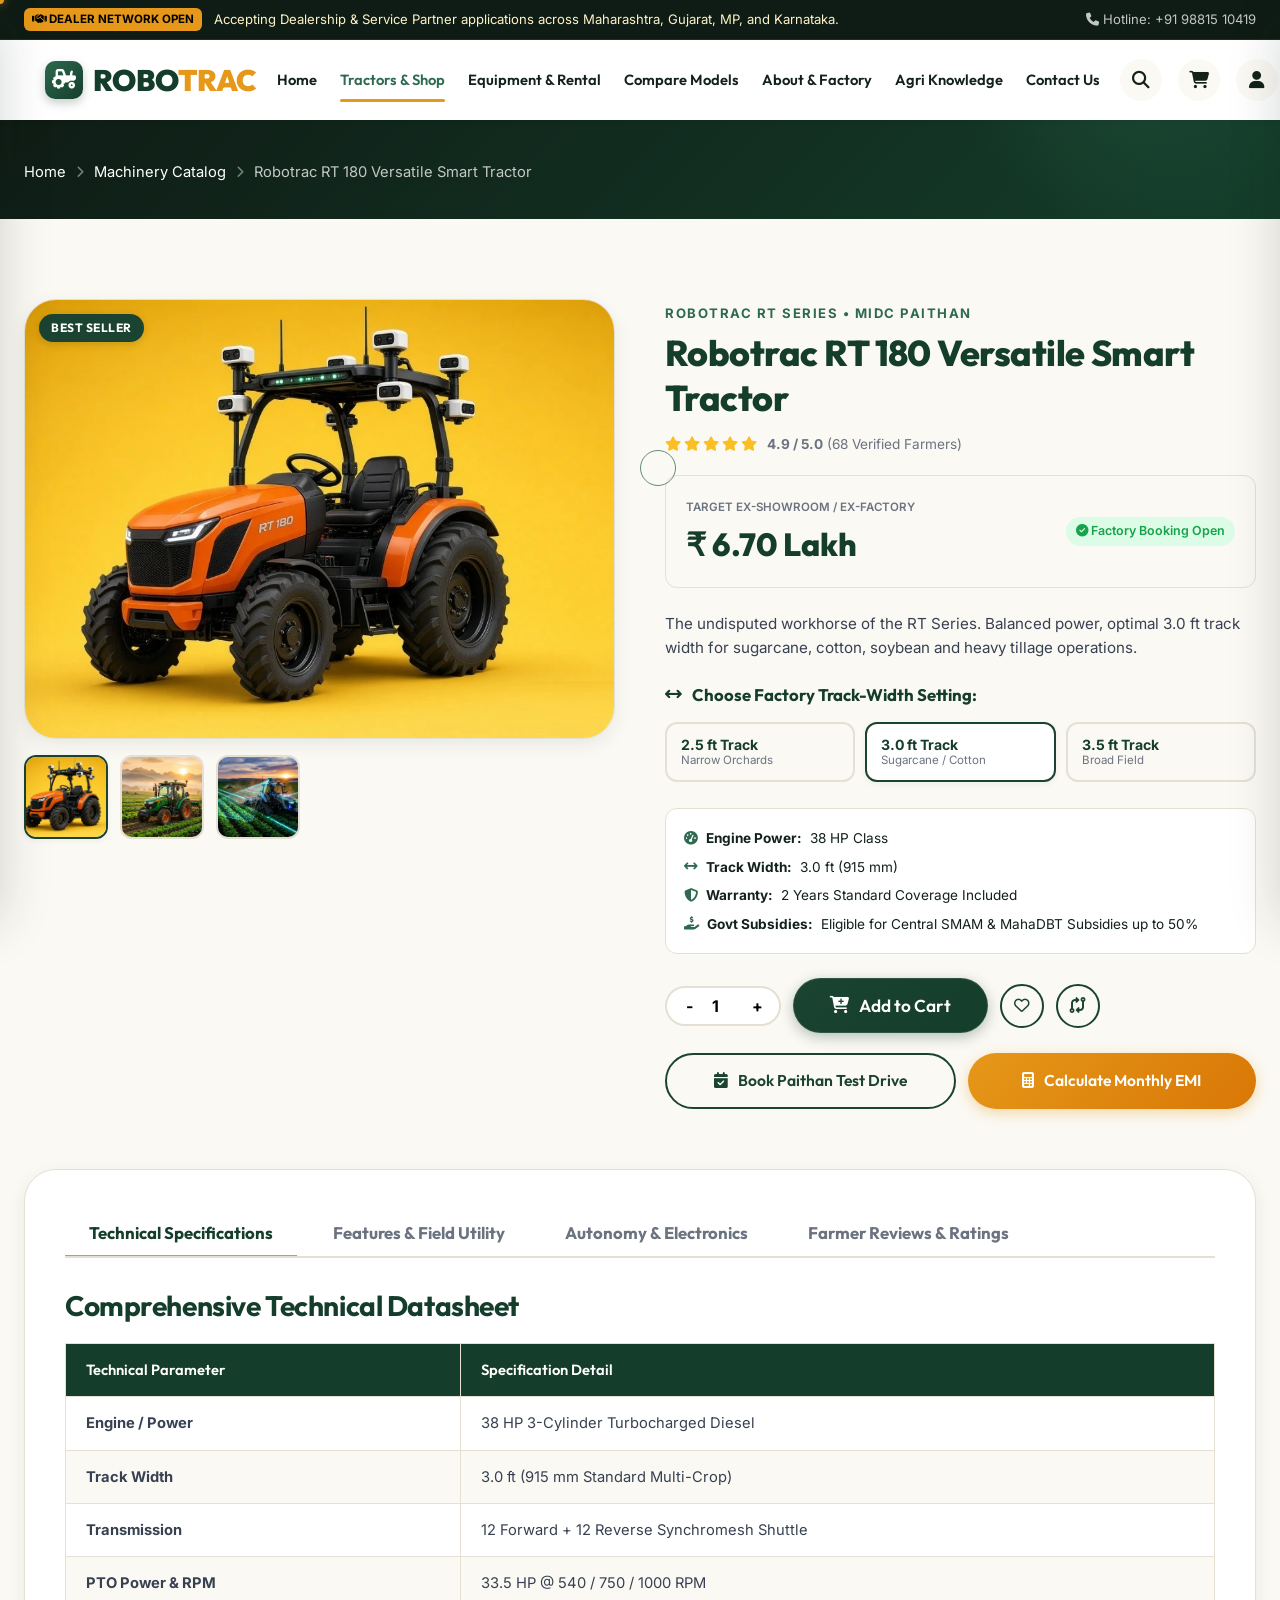
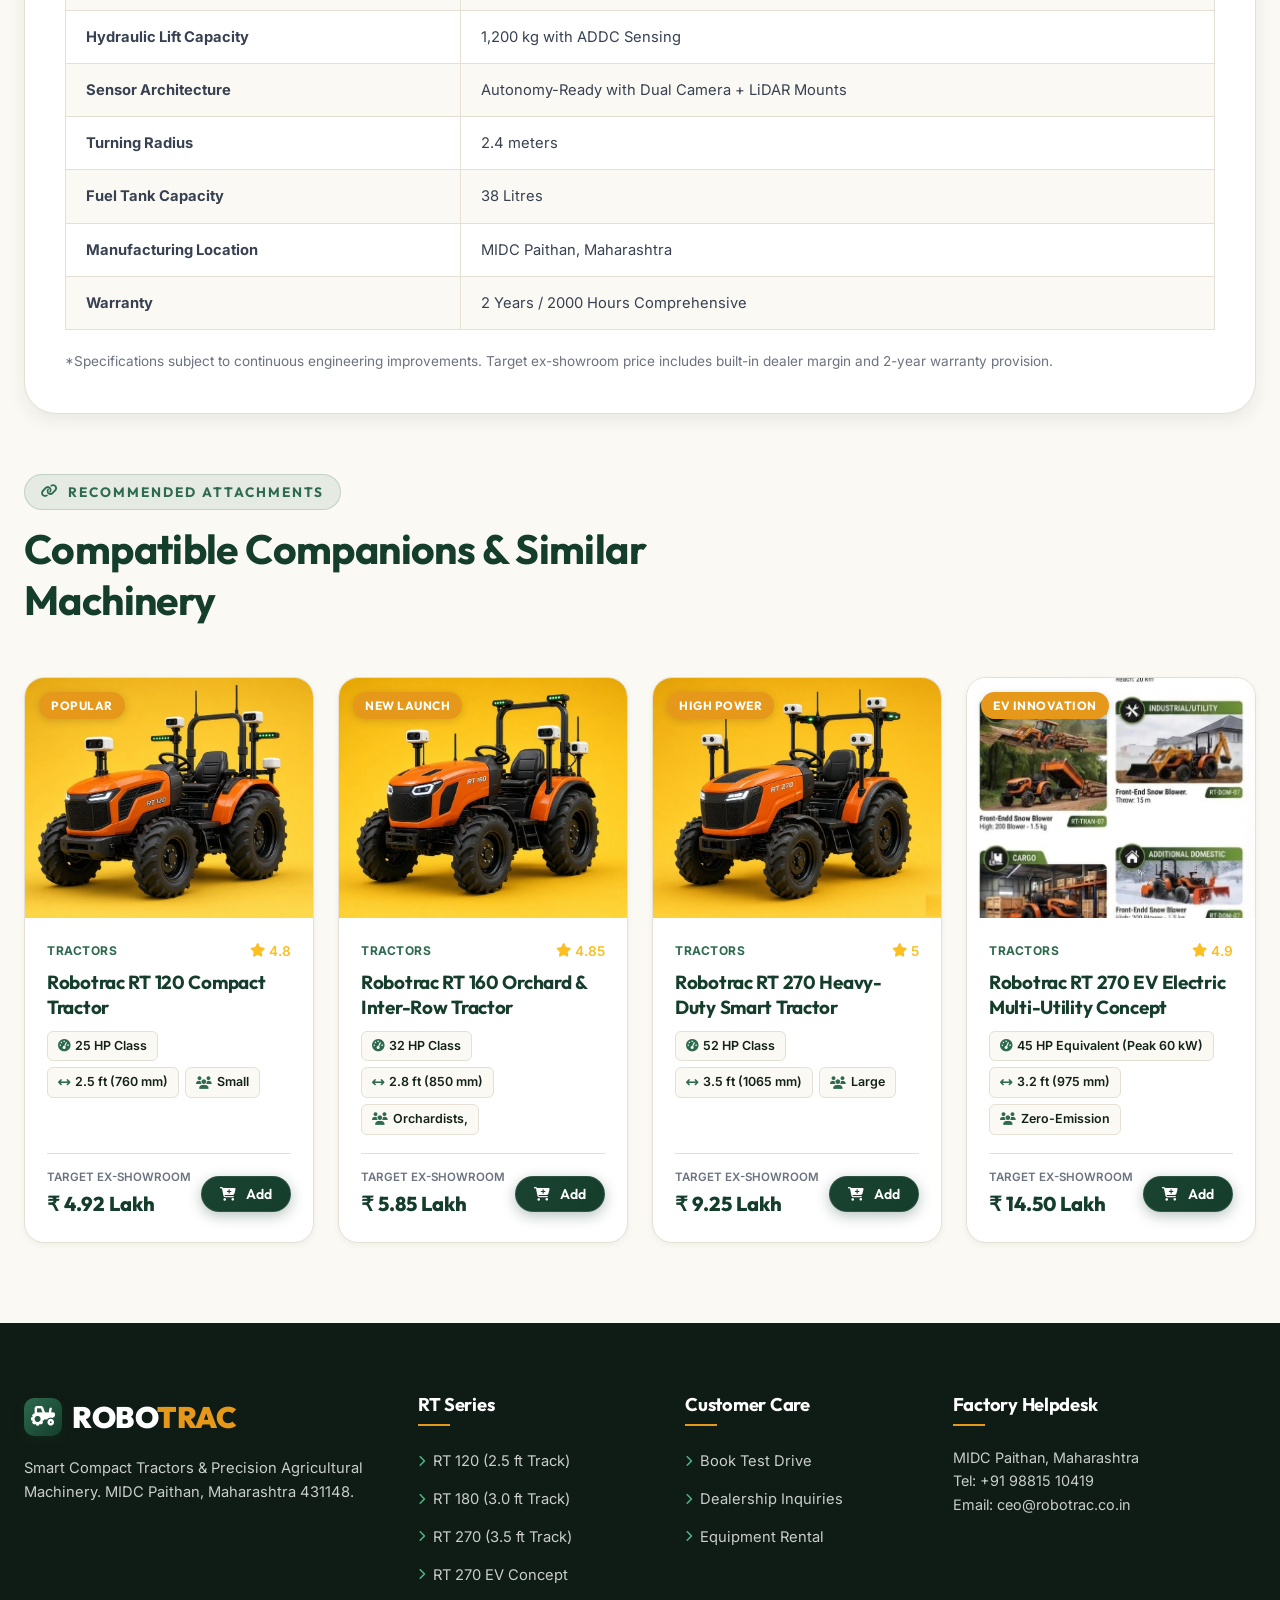
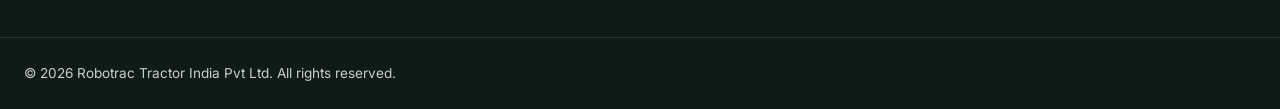
<file: product-details.html>
<!DOCTYPE html>
<html lang="en">
<head>
  <meta charset="UTF-8" />
  <meta name="viewport" content="width=device-width, initial-scale=1.0" />
  <title>Product Details | Robotrac RT Series & Machinery</title>
  <meta name="description" content="Detailed technical specifications, track-width options, implement compatibility and financing for Robotrac tractors and farm machinery." />
  
  <link rel="icon" type="image/svg+xml" href="data:image/svg+xml,<svg xmlns='http://www.w3.org/2000/svg' viewBox='0 0 100 100'><text y='.9em' font-size='90'>🚜</text></svg>" />
  <link rel="stylesheet" href="https://cdnjs.cloudflare.com/ajax/libs/font-awesome/6.5.1/css/all.min.css" />

  <link rel="stylesheet" href="css/main.css" />
  <link rel="stylesheet" href="css/components.css" />
  <link rel="stylesheet" href="css/pages.css" />
  <link rel="stylesheet" href="css/responsive.css" />
</head>
<body>

  <!-- Top Ticker -->
  <div class="top-ticker">
    <div class="container top-ticker-inner">
      <div class="ticker-highlight">
        <span class="ticker-badge"><i class="fa-solid fa-handshake"></i> Dealer Network Open</span>
        <span>Accepting Dealership & Service Partner applications across Maharashtra, Gujarat, MP, and Karnataka.</span>
      </div>
      <div class="ticker-links">
        <a href="tel:+919881510419"><i class="fa-solid fa-phone"></i> Hotline: +91 98815 10419</a>
      </div>
    </div>
  </div>

  <!-- Header -->
  <header class="site-header" id="mainNavbar">
    <div class="container nav-container">
      <a href="index.html" class="brand-logo">
        <div class="logo-leaf-icon"><i class="fa-solid fa-tractor"></i></div>
        <span>ROBO<span class="brand-highlight">TRAC</span></span>
      </a>

      <nav class="nav-menu-desktop" aria-label="Main Navigation">
        <div class="nav-item"><a href="index.html" class="nav-link-item">Home</a></div>
        <div class="nav-item"><a href="shop.html" class="nav-link-item active">Tractors & Shop</a></div>
        <div class="nav-item"><a href="services.html" class="nav-link-item">Equipment & Rental</a></div>
        <div class="nav-item"><a href="compare.html" class="nav-link-item">Compare Models</a></div>
        <div class="nav-item"><a href="about.html" class="nav-link-item">About & Factory</a></div>
        <div class="nav-item"><a href="blog.html" class="nav-link-item">Agri Knowledge</a></div>
        <div class="nav-item"><a href="contact.html" class="nav-link-item">Contact Us</a></div>
      </nav>

      <div class="nav-actions">
        <button class="nav-icon-btn search-trigger-btn" aria-label="Search site"><i class="fa-solid fa-magnifying-glass"></i></button>
        <button class="nav-icon-btn cart-toggle-btn" aria-label="Cart"><i class="fa-solid fa-cart-shopping"></i><span class="cart-count-badge" style="display:none;">0</span></button>
        <a href="login.html" class="nav-icon-btn" aria-label="Farmer Login" title="Farmer Account"><i class="fa-solid fa-user"></i></a>
        <button class="mobile-menu-toggle" id="mobileNavToggle" aria-label="Toggle menu"><i class="fa-solid fa-bars-staggered"></i></button>
      </div>
    </div>
  </header>

  <!-- Breadcrumb -->
  <section class="page-hero-banner" style="padding: 40px 0 35px 0;">
    <div class="container">
      <div class="breadcrumb-list" id="detailBreadcrumb">
        <a href="index.html">Home</a>
        <i class="fa-solid fa-chevron-right"></i>
        <a href="shop.html">Machinery Catalog</a>
        <i class="fa-solid fa-chevron-right"></i>
        <span id="breadcrumbProductName">Product Details</span>
      </div>
    </div>
  </section>

  <!-- Product Details Main Section -->
  <section class="section-padding" style="background: var(--bg-cream);">
    <div class="container">
      <div id="productDetailRoot">
        <!-- Rendered via JS -->
      </div>

      <!-- Tabbed Specifications & Farmer Reviews -->
      <div class="product-tabs-section" id="productTabsRoot">
        <div class="p-tabs-nav">
          <button class="p-tab-btn active" data-tab="specsTab">Technical Specifications</button>
          <button class="p-tab-btn" data-tab="featuresTab">Features & Field Utility</button>
          <button class="p-tab-btn" data-tab="autonomyTab">Autonomy & Electronics</button>
          <button class="p-tab-btn" data-tab="reviewsTab">Farmer Reviews & Ratings</button>
        </div>

        <!-- Tab 1: Specs -->
        <div class="p-tab-content active" id="specsTab">
          <h3 style="color:var(--primary-forest); margin-bottom:20px;">Comprehensive Technical Datasheet</h3>
          <table class="spec-table-styled" id="detailSpecTable">
            <!-- Populated dynamically -->
          </table>
          <p style="margin-top:20px; font-size:0.85rem; color:var(--text-muted);">
            *Specifications subject to continuous engineering improvements. Target ex-showroom price includes built-in dealer margin and 2-year warranty provision.
          </p>
        </div>

        <!-- Tab 2: Features -->
        <div class="p-tab-content" id="featuresTab" style="display:none;">
          <h3 style="color:var(--primary-forest); margin-bottom:16px;">Key Highlights & Field Benefits</h3>
          <ul id="detailFeaturesList" style="display:flex; flex-direction:column; gap:12px; font-size:1rem;">
            <!-- Populated dynamically -->
          </ul>
        </div>

        <!-- Tab 3: Autonomy -->
        <div class="p-tab-content" id="autonomyTab" style="display:none;">
          <h3 style="color:var(--primary-forest); margin-bottom:16px;">Autonomy-Ready Architecture</h3>
          <p style="font-size:1rem; line-height:1.7; color:var(--text-body); margin-bottom:20px;">
            Every Robotrac tractor platform is built from day one with integrated wiring harnesses, CAN Bus 2.0B micro-controllers, and pre-machined sensor pod brackets. This enables seamless future upgrades to RTK-guided auto-steer and automated row following.
          </p>
          <div class="tech-grid" style="margin-top:20px;">
            <div class="tech-feature-card">
              <div class="tech-num-icon"><i class="fa-solid fa-satellite-dish"></i></div>
              <div>
                <h4>RTK GPS Ready</h4>
                <p>Centimeter level pass-to-pass accuracy eliminates overlap and lowers fertilizer spray costs.</p>
              </div>
            </div>
            <div class="tech-feature-card">
              <div class="tech-num-icon"><i class="fa-solid fa-camera"></i></div>
              <div>
                <h4>Dual Camera & LiDAR Brackets</h4>
                <p>Hard points for forward obstacle detection and automated crop row edge following.</p>
              </div>
            </div>
          </div>
        </div>

        <!-- Tab 4: Reviews -->
        <div class="p-tab-content" id="reviewsTab" style="display:none;">
          <div class="qv-product-grid">
            <div>
              <h3 style="color:var(--primary-forest); margin-bottom:14px;">Farmer Feedback</h3>
              <div id="reviewsList" style="display:flex; flex-direction:column; gap:16px;">
                <div style="background:var(--bg-cream); padding:20px; border-radius:var(--radius-md); border:1px solid var(--border-light);">
                  <div class="stars-gold" style="margin-bottom:6px;"><i class="fa-solid fa-star"></i><i class="fa-solid fa-star"></i><i class="fa-solid fa-star"></i><i class="fa-solid fa-star"></i><i class="fa-solid fa-star"></i></div>
                  <strong style="display:block; color:var(--primary-forest);">Rameshwar Patil (Sambhajinagar)</strong>
                  <p style="font-size:0.9rem; margin-top:6px; color:var(--text-body);">
                    "Excellent power delivery and fits inside sugarcane rows cleanly without damaging side shoots. Very satisfied with Paithan factory support."
                  </p>
                </div>
              </div>
            </div>

            <!-- Write Review Form -->
            <div style="background:var(--bg-cream); padding:24px; border-radius:var(--radius-lg); border:1px solid var(--border-light);">
              <h4 style="color:var(--primary-forest); margin-bottom:14px;">Leave a Farmer Review</h4>
              <form onsubmit="event.preventDefault(); window.cartManager && window.cartManager.showToast('Thank you! Your review has been submitted.', 'success'); this.reset();">
                <div class="form-group">
                  <label>Your Full Name</label>
                  <input type="text" class="form-control" required placeholder="e.g. Balasaheb Jadhav">
                </div>
                <div class="form-group">
                  <label>Farm Location & Crop</label>
                  <input type="text" class="form-control" required placeholder="e.g. Nashik, Grapes & Onion">
                </div>
                <div class="form-group">
                  <label>Rating</label>
                  <select class="form-control">
                    <option value="5">⭐⭐⭐⭐⭐ (5 - Exceptional)</option>
                    <option value="4">⭐⭐⭐⭐ (4 - Very Good)</option>
                    <option value="3">⭐⭐⭐ (3 - Good)</option>
                  </select>
                </div>
                <div class="form-group">
                  <label>Your Field Experience</label>
                  <textarea class="form-control" rows="3" required placeholder="Share your experience with fuel economy, implement handling, or factory service..."></textarea>
                </div>
                <button type="submit" class="btn btn-primary w-100">Submit Review</button>
              </form>
            </div>
          </div>
        </div>
      </div>

      <!-- Related Machinery Carousel -->
      <div style="margin-top:60px;">
        <div class="section-title-wrap text-start">
          <span class="eyebrow-tag"><i class="fa-solid fa-link"></i> Recommended Attachments</span>
          <h2>Compatible Companions & Similar Machinery</h2>
        </div>
        <div class="products-grid-4" id="relatedProductsGrid"></div>
      </div>
    </div>
  </section>

  <!-- Footer -->
  <footer class="site-footer">
    <div class="container footer-top-grid">
      <div class="footer-brand-col">
        <a href="index.html" class="brand-logo">
          <div class="logo-leaf-icon"><i class="fa-solid fa-tractor"></i></div>
          <span>ROBO<span class="brand-highlight">TRAC</span></span>
        </a>
        <p>Smart Compact Tractors & Precision Agricultural Machinery. MIDC Paithan, Maharashtra 431148.</p>
      </div>
      <div>
        <h4 class="footer-widget-title">RT Series</h4>
        <ul class="footer-links-list">
          <li><a href="product-details.html?id=rt-120"><i class="fa-solid fa-chevron-right"></i> RT 120 (2.5 ft Track)</a></li>
          <li><a href="product-details.html?id=rt-180"><i class="fa-solid fa-chevron-right"></i> RT 180 (3.0 ft Track)</a></li>
          <li><a href="product-details.html?id=rt-270"><i class="fa-solid fa-chevron-right"></i> RT 270 (3.5 ft Track)</a></li>
          <li><a href="product-details.html?id=rt-270-ev"><i class="fa-solid fa-chevron-right"></i> RT 270 EV Concept</a></li>
        </ul>
      </div>
      <div>
        <h4 class="footer-widget-title">Customer Care</h4>
        <ul class="footer-links-list">
          <li><a href="contact.html?type=test-drive"><i class="fa-solid fa-chevron-right"></i> Book Test Drive</a></li>
          <li><a href="contact.html?type=dealership"><i class="fa-solid fa-chevron-right"></i> Dealership Inquiries</a></li>
          <li><a href="services.html"><i class="fa-solid fa-chevron-right"></i> Equipment Rental</a></li>
        </ul>
      </div>
      <div>
        <h4 class="footer-widget-title">Factory Helpdesk</h4>
        <p style="font-size:0.9rem;">MIDC Paithan, Maharashtra<br>Tel: +91 98815 10419<br>Email: ceo@robotrac.co.in</p>
      </div>
    </div>
    <div class="footer-bottom-bar">
      <div class="container footer-bottom-inner">
        <p>© 2026 Robotrac Tractor India Pvt Ltd. All rights reserved.</p>
      </div>
    </div>
  </footer>

  <!-- Slideout Cart -->
  <div class="cart-overlay" id="cartOverlay"></div>
  <aside class="cart-drawer" id="cartDrawer">
    <div class="cart-drawer-header">
      <h3><i class="fa-solid fa-tractor"></i> Machinery Cart</h3>
      <button class="cart-close-btn" id="cartCloseBtn"><i class="fa-solid fa-xmark"></i></button>
    </div>
    <div class="cart-drawer-items" id="cartDrawerItems"></div>
    <div class="cart-drawer-footer" id="cartDrawerFooter"></div>
  </aside>

  <!-- Mobile Off-Canvas Menu -->
  <div class="mobile-nav-overlay" id="mobileNavOverlay"></div>
  <aside class="mobile-nav-menu" id="mobileNavMenu">
    <div class="mobile-nav-head">
      <a href="index.html" class="brand-logo" style="font-size:1.4rem;">
        <div class="logo-leaf-icon" style="width:30px;height:30px;font-size:0.9rem;"><i class="fa-solid fa-tractor"></i></div>
        <span>ROBO<span class="brand-highlight">TRAC</span></span>
      </a>
      <button class="mobile-nav-close" id="mobileNavClose"><i class="fa-solid fa-xmark"></i></button>
    </div>
    <div class="mobile-nav-links">
      <a href="index.html" class="mobile-nav-link">Home</a>
      <a href="shop.html" class="mobile-nav-link active">Tractors & Shop</a>
      <a href="services.html" class="mobile-nav-link">Equipment Rental</a>
      <a href="compare.html" class="mobile-nav-link">Compare Models</a>
      <a href="about.html" class="mobile-nav-link">About & Factory</a>
      <a href="blog.html" class="mobile-nav-link">Agri Knowledge</a>
      <a href="contact.html" class="mobile-nav-link">Contact Us</a>
    </div>
  </aside>

  <!-- Mobile Bottom Bar -->
  <nav class="mobile-bottom-bar">
    <div class="mobile-bottom-nav">
      <a href="index.html" class="bottom-nav-item"><i class="fa-solid fa-house"></i><span>Home</span></a>
      <a href="shop.html" class="bottom-nav-item active"><i class="fa-solid fa-tractor"></i><span>Tractors</span></a>
      <a href="index.html#customizerSection" class="bottom-nav-item highlight-fab"><i class="fa-solid fa-wand-magic-sparkles"></i><span>EMI</span></a>
      <a href="cart.html" class="bottom-nav-item cart-toggle-btn"><i class="fa-solid fa-cart-shopping"></i><span>Cart</span></a>
      <a href="tel:+919881510419" class="bottom-nav-item"><i class="fa-solid fa-phone-volume"></i><span>Call</span></a>
    </div>
  </nav>

  <script src="js/products-data.js"></script>
  <script src="js/cart.js"></script>
  <script src="js/main.js"></script>
  <script>
    document.addEventListener("DOMContentLoaded", () => {
      const urlParams = new URLSearchParams(window.location.search);
      const productId = urlParams.get("id") || "rt-180";
      const product = PRODUCTS_DATA.find(p => p.id === productId) || PRODUCTS_DATA[1];

      document.title = `${product.name} | Robotrac RT Series Paithan`;
      document.getElementById("breadcrumbProductName").textContent = product.name;

      const root = document.getElementById("productDetailRoot");
      const isWish = window.cartManager && window.cartManager.isInWishlist(product.id);

      root.innerHTML = `
        <div class="product-detail-grid">
          <!-- Gallery Col -->
          <div class="detail-gallery-wrap">
            <div class="detail-main-img-box">
              ${product.badge ? `<span class="product-badge badge-primary">${product.badge}</span>` : ''}
              <img src="${product.image}" alt="${product.name}" class="detail-main-img" id="productMainZoomImg">
            </div>
            <div class="detail-thumbs-row">
              ${(product.gallery || [product.image]).map((img, idx) => `
                <button class="detail-thumb-btn ${idx === 0 ? 'active' : ''}" onclick="document.getElementById('productMainZoomImg').src='${img}'; document.querySelectorAll('.detail-thumb-btn').forEach(b=>b.classList.remove('active')); this.classList.add('active');">
                  <img src="${img}" alt="Thumbnail ${idx + 1}">
                </button>
              `).join("")}
            </div>
          </div>

          <!-- Info Col -->
          <div class="detail-info-col">
            <div class="detail-meta-header">
              <span class="detail-brand-badge">ROBOTRAC RT SERIES • MIDC PAITHAN</span>
              <h1 class="detail-title">${product.name}</h1>
              <div class="qv-rating-row">
                <div class="stars-gold">
                  <i class="fa-solid fa-star"></i><i class="fa-solid fa-star"></i><i class="fa-solid fa-star"></i><i class="fa-solid fa-star"></i><i class="fa-solid fa-star"></i>
                </div>
                <span class="qv-rating-num"><strong>${product.rating} / 5.0</strong> (${product.reviewsCount} Verified Farmers)</span>
              </div>
            </div>

            <div class="detail-price-strip">
              <div>
                <span class="price-lbl">Target Ex-Showroom / Ex-Factory</span>
                <div class="detail-price">${product.priceFormatted}</div>
              </div>
              <span class="qv-stock-badge in-stock"><i class="fa-solid fa-circle-check"></i> Factory Booking Open</span>
            </div>

            <p class="qv-desc">${product.shortDesc}</p>

            ${product.type === "tractor" ? `
              <!-- Track Width Radio Options -->
              <div class="opt-group">
                <label class="opt-label"><i class="fa-solid fa-arrows-left-right"></i> Choose Factory Track-Width Setting:</label>
                <div class="track-pills">
                  <button class="track-pill ${product.trackWidth.includes('2.5') ? 'active' : ''}" onclick="document.querySelectorAll('.track-pill').forEach(b=>b.classList.remove('active')); this.classList.add('active');">
                    <strong>2.5 ft Track</strong>
                    <small>Narrow Orchards</small>
                  </button>
                  <button class="track-pill ${product.trackWidth.includes('3.0') ? 'active' : ''}" onclick="document.querySelectorAll('.track-pill').forEach(b=>b.classList.remove('active')); this.classList.add('active');">
                    <strong>3.0 ft Track</strong>
                    <small>Sugarcane / Cotton</small>
                  </button>
                  <button class="track-pill ${product.trackWidth.includes('3.5') ? 'active' : ''}" onclick="document.querySelectorAll('.track-pill').forEach(b=>b.classList.remove('active')); this.classList.add('active');">
                    <strong>3.5 ft Track</strong>
                    <small>Broad Field</small>
                  </button>
                </div>
              </div>
            ` : ''}

            <!-- Quick Specs Highlight -->
            <div class="qv-specs-summary" style="background:#ffffff; padding:18px; border-radius:var(--radius-md); border:1px solid var(--border-light); margin-bottom:24px;">
              ${product.hp ? `<div class="qv-spec-pill"><i class="fa-solid fa-gauge-high"></i> <strong>Engine Power:</strong> ${product.hp}</div>` : ''}
              ${product.trackWidth ? `<div class="qv-spec-pill"><i class="fa-solid fa-arrows-left-right"></i> <strong>Track Width:</strong> ${product.trackWidth}</div>` : ''}
              <div class="qv-spec-pill"><i class="fa-solid fa-shield-halved"></i> <strong>Warranty:</strong> 2 Years Standard Coverage Included</div>
              <div class="qv-spec-pill"><i class="fa-solid fa-hand-holding-dollar"></i> <strong>Govt Subsidies:</strong> Eligible for Central SMAM & MahaDBT Subsidies up to 50%</div>
            </div>

            <!-- Actions Row -->
            <div class="qv-action-row">
              <div class="qv-qty-selector">
                <button onclick="const el=document.getElementById('pDetailQty'); if(el.value>1) el.value--;">-</button>
                <input type="number" value="1" min="1" max="10" id="pDetailQty">
                <button onclick="const el=document.getElementById('pDetailQty'); el.value++;">+</button>
              </div>
              <button class="btn btn-primary btn-lg" onclick="cartManager.addToCart('${product.id}', parseInt(document.getElementById('pDetailQty').value));">
                <i class="fa-solid fa-cart-plus"></i> Add to Cart
              </button>
              <button class="btn btn-icon btn-outline ${isWish ? 'active' : ''}" data-add-wishlist="${product.id}" title="Wishlist">
                <i class="fa-regular fa-heart"></i>
              </button>
              <a href="compare.html?add=${product.id}" class="btn btn-icon btn-outline" title="Compare">
                <i class="fa-solid fa-code-compare"></i>
              </a>
            </div>

            <div style="display:flex; gap:12px; margin-top:14px;">
              <a href="contact.html?type=test-drive&model=${product.id}" class="btn btn-outline w-100">
                <i class="fa-solid fa-calendar-check"></i> Book Paithan Test Drive
              </a>
              <a href="index.html#customizerSection" class="btn btn-accent w-100">
                <i class="fa-solid fa-calculator"></i> Calculate Monthly EMI
              </a>
            </div>
          </div>
        </div>
      `;

      // Render Technical Specs Table
      const specTable = document.getElementById("detailSpecTable");
      if (product.specs) {
        specTable.innerHTML = `
          <thead>
            <tr><th>Technical Parameter</th><th>Specification Detail</th></tr>
          </thead>
          <tbody>
            ${Object.keys(product.specs).map(key => `
              <tr>
                <td><strong>${key}</strong></td>
                <td>${product.specs[key]}</td>
              </tr>
            `).join("")}
          </tbody>
        `;
      }

      // Render Features List
      const featList = document.getElementById("detailFeaturesList");
      if (product.features) {
        featList.innerHTML = product.features.map(f => `
          <li><i class="fa-solid fa-circle-check" style="color:var(--primary-leaf); margin-right:8px;"></i> ${f}</li>
        `).join("");
      }

      // Render Related Products
      const relatedGrid = document.getElementById("relatedProductsGrid");
      const related = PRODUCTS_DATA.filter(p => p.id !== product.id).slice(0, 4);
      relatedGrid.innerHTML = related.map(p => generateProductCardHtml(p)).join("");

      // Tab switcher
      document.querySelectorAll(".p-tab-btn").forEach(btn => {
        btn.addEventListener("click", () => {
          document.querySelectorAll(".p-tab-btn").forEach(b => b.classList.remove("active"));
          document.querySelectorAll(".p-tab-content").forEach(c => c.style.display = "none");
          btn.classList.add("active");
          const target = document.getElementById(btn.getAttribute("data-tab"));
          if (target) target.style.display = "block";
        });
      });
    });
  </script>
</body>
</html>
</file>
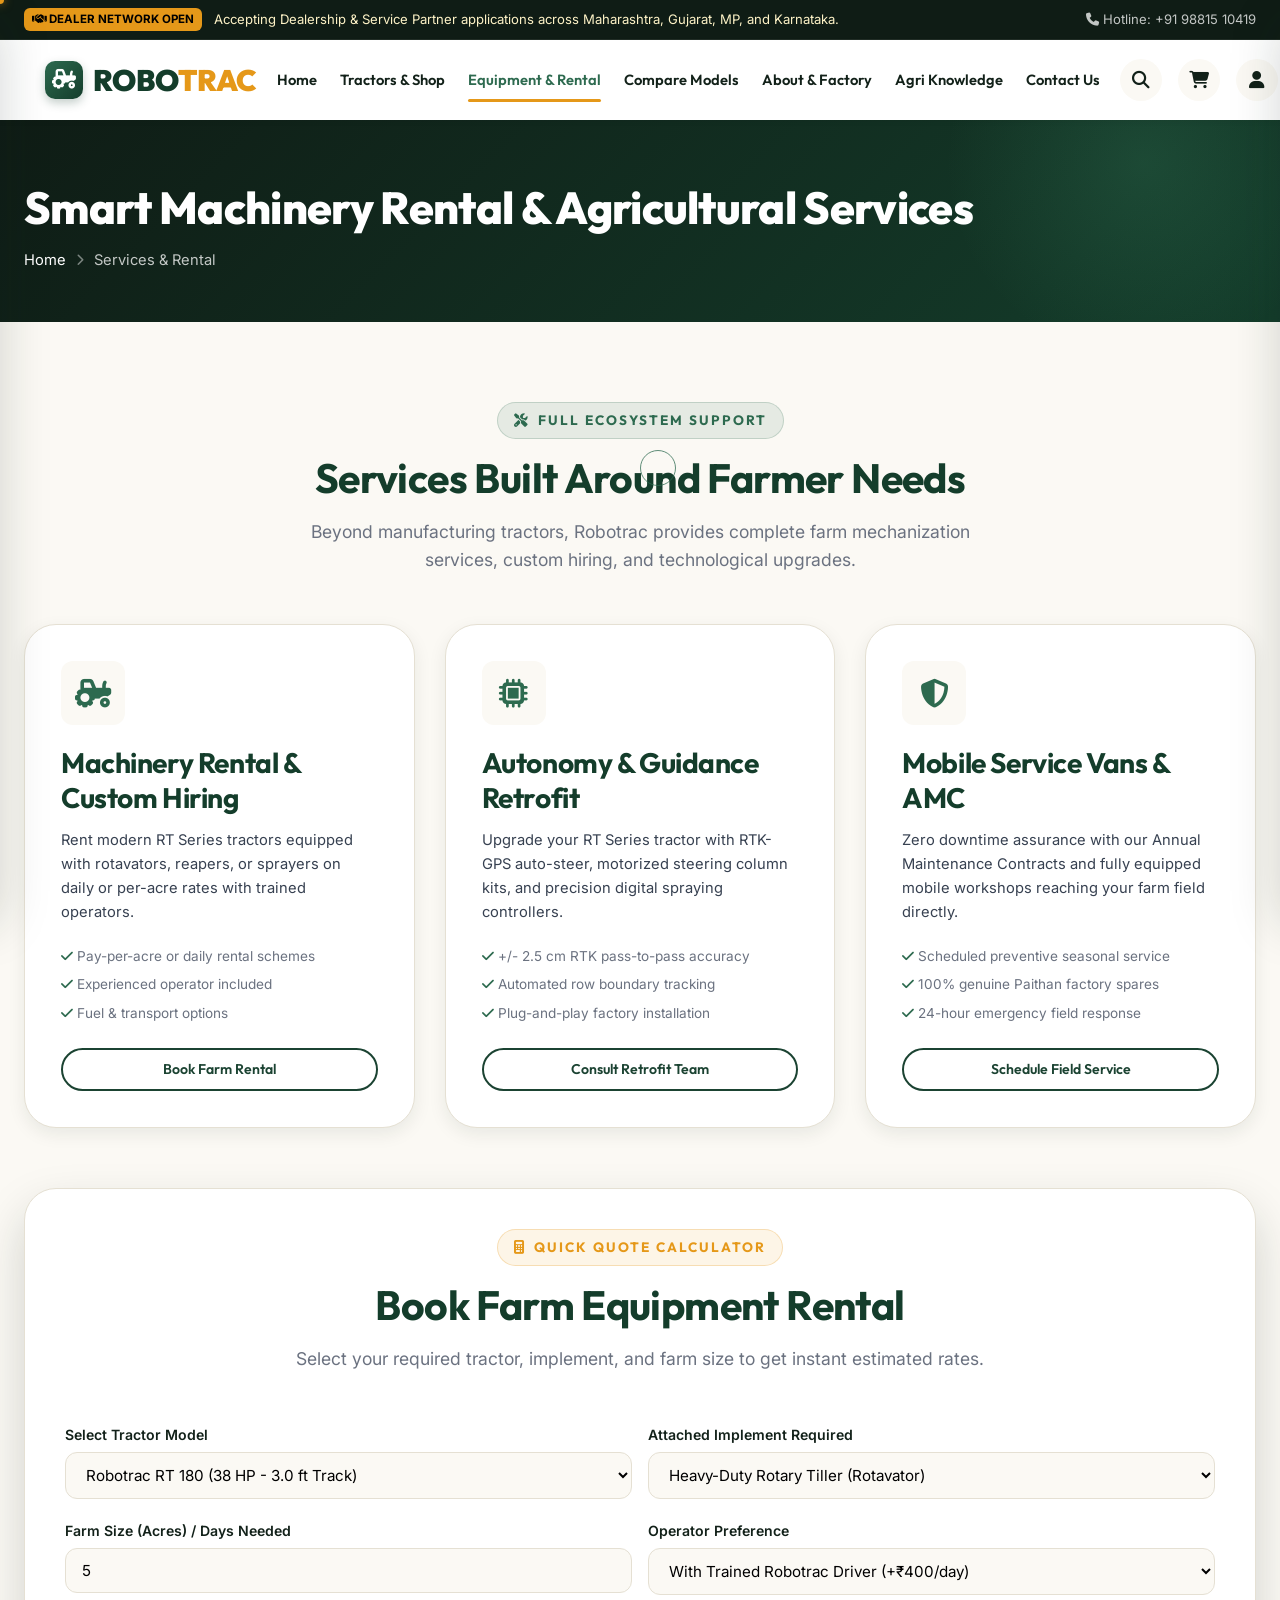
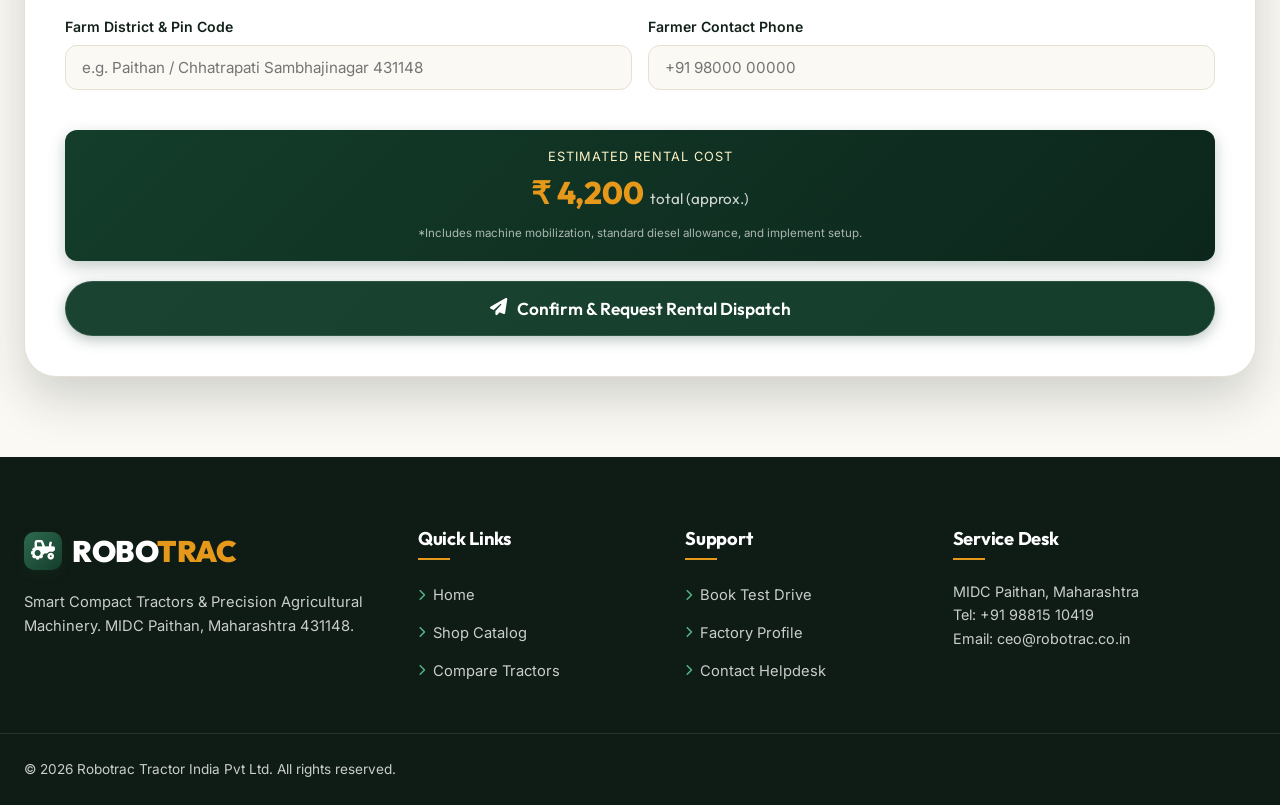
<file: services.html>
<!DOCTYPE html>
<html lang="en">
<head>
  <meta charset="UTF-8" />
  <meta name="viewport" content="width=device-width, initial-scale=1.0" />
  <title>Agricultural Services & Equipment Rental | Robotrac</title>
  <meta name="description" content="Book RT Series compact tractors and implements on daily/weekly rental, schedule field service, or apply for autonomy retrofitting and government subsidy support." />
  
  <link rel="icon" type="image/svg+xml" href="data:image/svg+xml,<svg xmlns='http://www.w3.org/2000/svg' viewBox='0 0 100 100'><text y='.9em' font-size='90'>🚜</text></svg>" />
  <link rel="stylesheet" href="https://cdnjs.cloudflare.com/ajax/libs/font-awesome/6.5.1/css/all.min.css" />

  <link rel="stylesheet" href="css/main.css" />
  <link rel="stylesheet" href="css/components.css" />
  <link rel="stylesheet" href="css/pages.css" />
  <link rel="stylesheet" href="css/responsive.css" />
</head>
<body>

  <!-- Top Ticker -->
  <div class="top-ticker">
    <div class="container top-ticker-inner">
      <div class="ticker-highlight">
        <span class="ticker-badge"><i class="fa-solid fa-handshake"></i> Dealer Network Open</span>
        <span>Accepting Dealership & Service Partner applications across Maharashtra, Gujarat, MP, and Karnataka.</span>
      </div>
      <div class="ticker-links">
        <a href="tel:+919881510419"><i class="fa-solid fa-phone"></i> Hotline: +91 98815 10419</a>
      </div>
    </div>
  </div>

  <!-- Header -->
  <header class="site-header" id="mainNavbar">
    <div class="container nav-container">
      <a href="index.html" class="brand-logo">
        <div class="logo-leaf-icon"><i class="fa-solid fa-tractor"></i></div>
        <span>ROBO<span class="brand-highlight">TRAC</span></span>
      </a>

      <nav class="nav-menu-desktop" aria-label="Main Navigation">
        <div class="nav-item"><a href="index.html" class="nav-link-item">Home</a></div>
        <div class="nav-item"><a href="shop.html" class="nav-link-item">Tractors & Shop</a></div>
        <div class="nav-item"><a href="services.html" class="nav-link-item active">Equipment & Rental</a></div>
        <div class="nav-item"><a href="compare.html" class="nav-link-item">Compare Models</a></div>
        <div class="nav-item"><a href="about.html" class="nav-link-item">About & Factory</a></div>
        <div class="nav-item"><a href="blog.html" class="nav-link-item">Agri Knowledge</a></div>
        <div class="nav-item"><a href="contact.html" class="nav-link-item">Contact Us</a></div>
      </nav>

      <div class="nav-actions">
        <button class="nav-icon-btn search-trigger-btn" aria-label="Search site"><i class="fa-solid fa-magnifying-glass"></i></button>
        <button class="nav-icon-btn cart-toggle-btn" aria-label="Cart"><i class="fa-solid fa-cart-shopping"></i><span class="cart-count-badge" style="display:none;">0</span></button>
        <a href="login.html" class="nav-icon-btn" aria-label="Farmer Login" title="Farmer Account"><i class="fa-solid fa-user"></i></a>
        <button class="mobile-menu-toggle" id="mobileNavToggle" aria-label="Toggle menu"><i class="fa-solid fa-bars-staggered"></i></button>
      </div>
    </div>
  </header>

  <!-- Page Banner -->
  <section class="page-hero-banner">
    <div class="container">
      <h1 class="page-hero-title">Smart Machinery Rental & Agricultural Services</h1>
      <div class="breadcrumb-list">
        <a href="index.html">Home</a>
        <i class="fa-solid fa-chevron-right"></i>
        <span>Services & Rental</span>
      </div>
    </div>
  </section>

  <!-- Core Services Grid -->
  <section class="section-padding" style="background: var(--bg-cream);">
    <div class="container">
      <div class="section-title-wrap">
        <span class="eyebrow-tag"><i class="fa-solid fa-screwdriver-wrench"></i> Full Ecosystem Support</span>
        <h2>Services Built Around Farmer Needs</h2>
        <p class="section-subtitle">Beyond manufacturing tractors, Robotrac provides complete farm mechanization services, custom hiring, and technological upgrades.</p>
      </div>

      <div class="service-cards-grid">
        <!-- Service 1 -->
        <div class="service-box-card">
          <div class="service-box-icon"><i class="fa-solid fa-tractor"></i></div>
          <h3 style="color:var(--primary-forest); margin-bottom:12px;">Machinery Rental & Custom Hiring</h3>
          <p style="font-size:0.92rem; color:var(--text-body); margin-bottom:20px;">
            Rent modern RT Series tractors equipped with rotavators, reapers, or sprayers on daily or per-acre rates with trained operators.
          </p>
          <ul style="font-size:0.85rem; color:var(--text-muted); display:flex; flex-direction:column; gap:6px; margin-bottom:24px;">
            <li><i class="fa-solid fa-check" style="color:var(--primary-leaf);"></i> Pay-per-acre or daily rental schemes</li>
            <li><i class="fa-solid fa-check" style="color:var(--primary-leaf);"></i> Experienced operator included</li>
            <li><i class="fa-solid fa-check" style="color:var(--primary-leaf);"></i> Fuel & transport options</li>
          </ul>
          <a href="#rentalForm" class="btn btn-outline btn-sm w-100">Book Farm Rental</a>
        </div>

        <!-- Service 2 -->
        <div class="service-box-card">
          <div class="service-box-icon"><i class="fa-solid fa-microchip"></i></div>
          <h3 style="color:var(--primary-forest); margin-bottom:12px;">Autonomy & Guidance Retrofit</h3>
          <p style="font-size:0.92rem; color:var(--text-body); margin-bottom:20px;">
            Upgrade your RT Series tractor with RTK-GPS auto-steer, motorized steering column kits, and precision digital spraying controllers.
          </p>
          <ul style="font-size:0.85rem; color:var(--text-muted); display:flex; flex-direction:column; gap:6px; margin-bottom:24px;">
            <li><i class="fa-solid fa-check" style="color:var(--primary-leaf);"></i> +/- 2.5 cm RTK pass-to-pass accuracy</li>
            <li><i class="fa-solid fa-check" style="color:var(--primary-leaf);"></i> Automated row boundary tracking</li>
            <li><i class="fa-solid fa-check" style="color:var(--primary-leaf);"></i> Plug-and-play factory installation</li>
          </ul>
          <a href="contact.html?type=retrofit" class="btn btn-outline btn-sm w-100">Consult Retrofit Team</a>
        </div>

        <!-- Service 3 -->
        <div class="service-box-card">
          <div class="service-box-icon"><i class="fa-solid fa-shield-halved"></i></div>
          <h3 style="color:var(--primary-forest); margin-bottom:12px;">Mobile Service Vans & AMC</h3>
          <p style="font-size:0.92rem; color:var(--text-body); margin-bottom:20px;">
            Zero downtime assurance with our Annual Maintenance Contracts and fully equipped mobile workshops reaching your farm field directly.
          </p>
          <ul style="font-size:0.85rem; color:var(--text-muted); display:flex; flex-direction:column; gap:6px; margin-bottom:24px;">
            <li><i class="fa-solid fa-check" style="color:var(--primary-leaf);"></i> Scheduled preventive seasonal service</li>
            <li><i class="fa-solid fa-check" style="color:var(--primary-leaf);"></i> 100% genuine Paithan factory spares</li>
            <li><i class="fa-solid fa-check" style="color:var(--primary-leaf);"></i> 24-hour emergency field response</li>
          </ul>
          <a href="contact.html?type=service" class="btn btn-outline btn-sm w-100">Schedule Field Service</a>
        </div>
      </div>

      <!-- Interactive Rental Booking Form -->
      <div class="rental-booking-form-box" id="rentalForm">
        <div class="section-title-wrap">
          <span class="eyebrow-tag gold"><i class="fa-solid fa-calculator"></i> Quick Quote Calculator</span>
          <h2>Book Farm Equipment Rental</h2>
          <p class="section-subtitle">Select your required tractor, implement, and farm size to get instant estimated rates.</p>
        </div>

        <form id="rentalCalcForm" onsubmit="event.preventDefault(); window.cartManager && window.cartManager.showToast('Rental request received! Our local field coordinator will call you within 2 hours.', 'success'); this.reset();">
          <div class="form-row-2">
            <div class="form-group">
              <label>Select Tractor Model</label>
              <select class="form-control" id="rentalModel">
                <option value="rt-120">Robotrac RT 120 (25 HP - 2.5 ft Track)</option>
                <option value="rt-180" selected>Robotrac RT 180 (38 HP - 3.0 ft Track)</option>
                <option value="rt-270">Robotrac RT 270 (52 HP - 3.5 ft Track)</option>
              </select>
            </div>
            <div class="form-group">
              <label>Attached Implement Required</label>
              <select class="form-control" id="rentalImplement">
                <option value="rotavator">Heavy-Duty Rotary Tiller (Rotavator)</option>
                <option value="plough">2-Bottom MB Plough</option>
                <option value="reaper">Multi-Crop Harvester Reaper</option>
                <option value="sprayer">400L Air-Assisted Boom Sprayer</option>
                <option value="trailer">3-Ton Tipping Trailer</option>
              </select>
            </div>
          </div>

          <div class="form-row-2">
            <div class="form-group">
              <label>Farm Size (Acres) / Days Needed</label>
              <input type="number" class="form-control" id="rentalAcres" value="5" min="1" max="100" required>
            </div>
            <div class="form-group">
              <label>Operator Preference</label>
              <select class="form-control" id="rentalOperator">
                <option value="with-driver">With Trained Robotrac Driver (+₹400/day)</option>
                <option value="self-drive">Self-Drive / Farmer Operated</option>
              </select>
            </div>
          </div>

          <div class="form-row-2">
            <div class="form-group">
              <label>Farm District & Pin Code</label>
              <input type="text" class="form-control" required placeholder="e.g. Paithan / Chhatrapati Sambhajinagar 431148">
            </div>
            <div class="form-group">
              <label>Farmer Contact Phone</label>
              <input type="tel" class="form-control" required placeholder="+91 98000 00000">
            </div>
          </div>

          <!-- Estimated Total Box -->
          <div class="emi-result-card" style="margin:20px 0;">
            <div class="emi-result-label">Estimated Rental Cost</div>
            <div class="emi-result-amount" id="rentalEstimatedPrice">₹ 4,200 <span class="emi-period">total (approx.)</span></div>
            <small class="emi-footnote">*Includes machine mobilization, standard diesel allowance, and implement setup.</small>
          </div>

          <button type="submit" class="btn btn-primary btn-lg w-100">
            <i class="fa-solid fa-paper-plane"></i> Confirm & Request Rental Dispatch
          </button>
        </form>
      </div>
    </div>
  </section>

  <!-- Footer -->
  <footer class="site-footer">
    <div class="container footer-top-grid">
      <div class="footer-brand-col">
        <a href="index.html" class="brand-logo">
          <div class="logo-leaf-icon"><i class="fa-solid fa-tractor"></i></div>
          <span>ROBO<span class="brand-highlight">TRAC</span></span>
        </a>
        <p>Smart Compact Tractors & Precision Agricultural Machinery. MIDC Paithan, Maharashtra 431148.</p>
      </div>
      <div>
        <h4 class="footer-widget-title">Quick Links</h4>
        <ul class="footer-links-list">
          <li><a href="index.html"><i class="fa-solid fa-chevron-right"></i> Home</a></li>
          <li><a href="shop.html"><i class="fa-solid fa-chevron-right"></i> Shop Catalog</a></li>
          <li><a href="compare.html"><i class="fa-solid fa-chevron-right"></i> Compare Tractors</a></li>
        </ul>
      </div>
      <div>
        <h4 class="footer-widget-title">Support</h4>
        <ul class="footer-links-list">
          <li><a href="contact.html?type=test-drive"><i class="fa-solid fa-chevron-right"></i> Book Test Drive</a></li>
          <li><a href="about.html"><i class="fa-solid fa-chevron-right"></i> Factory Profile</a></li>
          <li><a href="contact.html"><i class="fa-solid fa-chevron-right"></i> Contact Helpdesk</a></li>
        </ul>
      </div>
      <div>
        <h4 class="footer-widget-title">Service Desk</h4>
        <p style="font-size:0.9rem;">MIDC Paithan, Maharashtra<br>Tel: +91 98815 10419<br>Email: ceo@robotrac.co.in</p>
      </div>
    </div>
    <div class="footer-bottom-bar">
      <div class="container footer-bottom-inner">
        <p>© 2026 Robotrac Tractor India Pvt Ltd. All rights reserved.</p>
      </div>
    </div>
  </footer>

  <!-- Slideout Cart -->
  <div class="cart-overlay" id="cartOverlay"></div>
  <aside class="cart-drawer" id="cartDrawer">
    <div class="cart-drawer-header">
      <h3><i class="fa-solid fa-tractor"></i> Machinery Cart</h3>
      <button class="cart-close-btn" id="cartCloseBtn"><i class="fa-solid fa-xmark"></i></button>
    </div>
    <div class="cart-drawer-items" id="cartDrawerItems"></div>
    <div class="cart-drawer-footer" id="cartDrawerFooter"></div>
  </aside>

  <!-- Mobile Menu -->
  <div class="mobile-nav-overlay" id="mobileNavOverlay"></div>
  <aside class="mobile-nav-menu" id="mobileNavMenu">
    <div class="mobile-nav-head">
      <a href="index.html" class="brand-logo" style="font-size:1.4rem;">
        <div class="logo-leaf-icon" style="width:30px;height:30px;font-size:0.9rem;"><i class="fa-solid fa-tractor"></i></div>
        <span>ROBO<span class="brand-highlight">TRAC</span></span>
      </a>
      <button class="mobile-nav-close" id="mobileNavClose"><i class="fa-solid fa-xmark"></i></button>
    </div>
    <div class="mobile-nav-links">
      <a href="index.html" class="mobile-nav-link">Home</a>
      <a href="shop.html" class="mobile-nav-link">Tractors & Shop</a>
      <a href="services.html" class="mobile-nav-link active">Equipment Rental</a>
      <a href="compare.html" class="mobile-nav-link">Compare Models</a>
      <a href="about.html" class="mobile-nav-link">About & Factory</a>
      <a href="blog.html" class="mobile-nav-link">Agri Knowledge</a>
      <a href="contact.html" class="mobile-nav-link">Contact Us</a>
    </div>
  </aside>

  <!-- Mobile Bottom Bar -->
  <nav class="mobile-bottom-bar">
    <div class="mobile-bottom-nav">
      <a href="index.html" class="bottom-nav-item"><i class="fa-solid fa-house"></i><span>Home</span></a>
      <a href="shop.html" class="bottom-nav-item"><i class="fa-solid fa-tractor"></i><span>Tractors</span></a>
      <a href="index.html#customizerSection" class="bottom-nav-item highlight-fab"><i class="fa-solid fa-wand-magic-sparkles"></i><span>EMI</span></a>
      <a href="cart.html" class="bottom-nav-item cart-toggle-btn"><i class="fa-solid fa-cart-shopping"></i><span>Cart</span></a>
      <a href="tel:+919881510419" class="bottom-nav-item"><i class="fa-solid fa-phone-volume"></i><span>Call</span></a>
    </div>
  </nav>

  <script src="js/products-data.js"></script>
  <script src="js/cart.js"></script>
  <script src="js/main.js"></script>
  <script>
    // Live rental rate calculation
    const calcPrice = () => {
      const acres = parseInt(document.getElementById("rentalAcres").value || "1", 10);
      const isDriver = document.getElementById("rentalOperator").value === "with-driver";
      const model = document.getElementById("rentalModel").value;
      
      let baseRate = model === "rt-120" ? 750 : model === "rt-180" ? 850 : 1050;
      let total = (baseRate * acres) + (isDriver ? 400 : 0);
      document.getElementById("rentalEstimatedPrice").innerHTML = `₹ ${total.toLocaleString("en-IN")} <span class="emi-period">total (approx.)</span>`;
    };

    document.querySelectorAll("#rentalModel, #rentalImplement, #rentalAcres, #rentalOperator").forEach(el => {
      el.addEventListener("change", calcPrice);
      el.addEventListener("input", calcPrice);
    });
  </script>
</body>
</html>
</file>
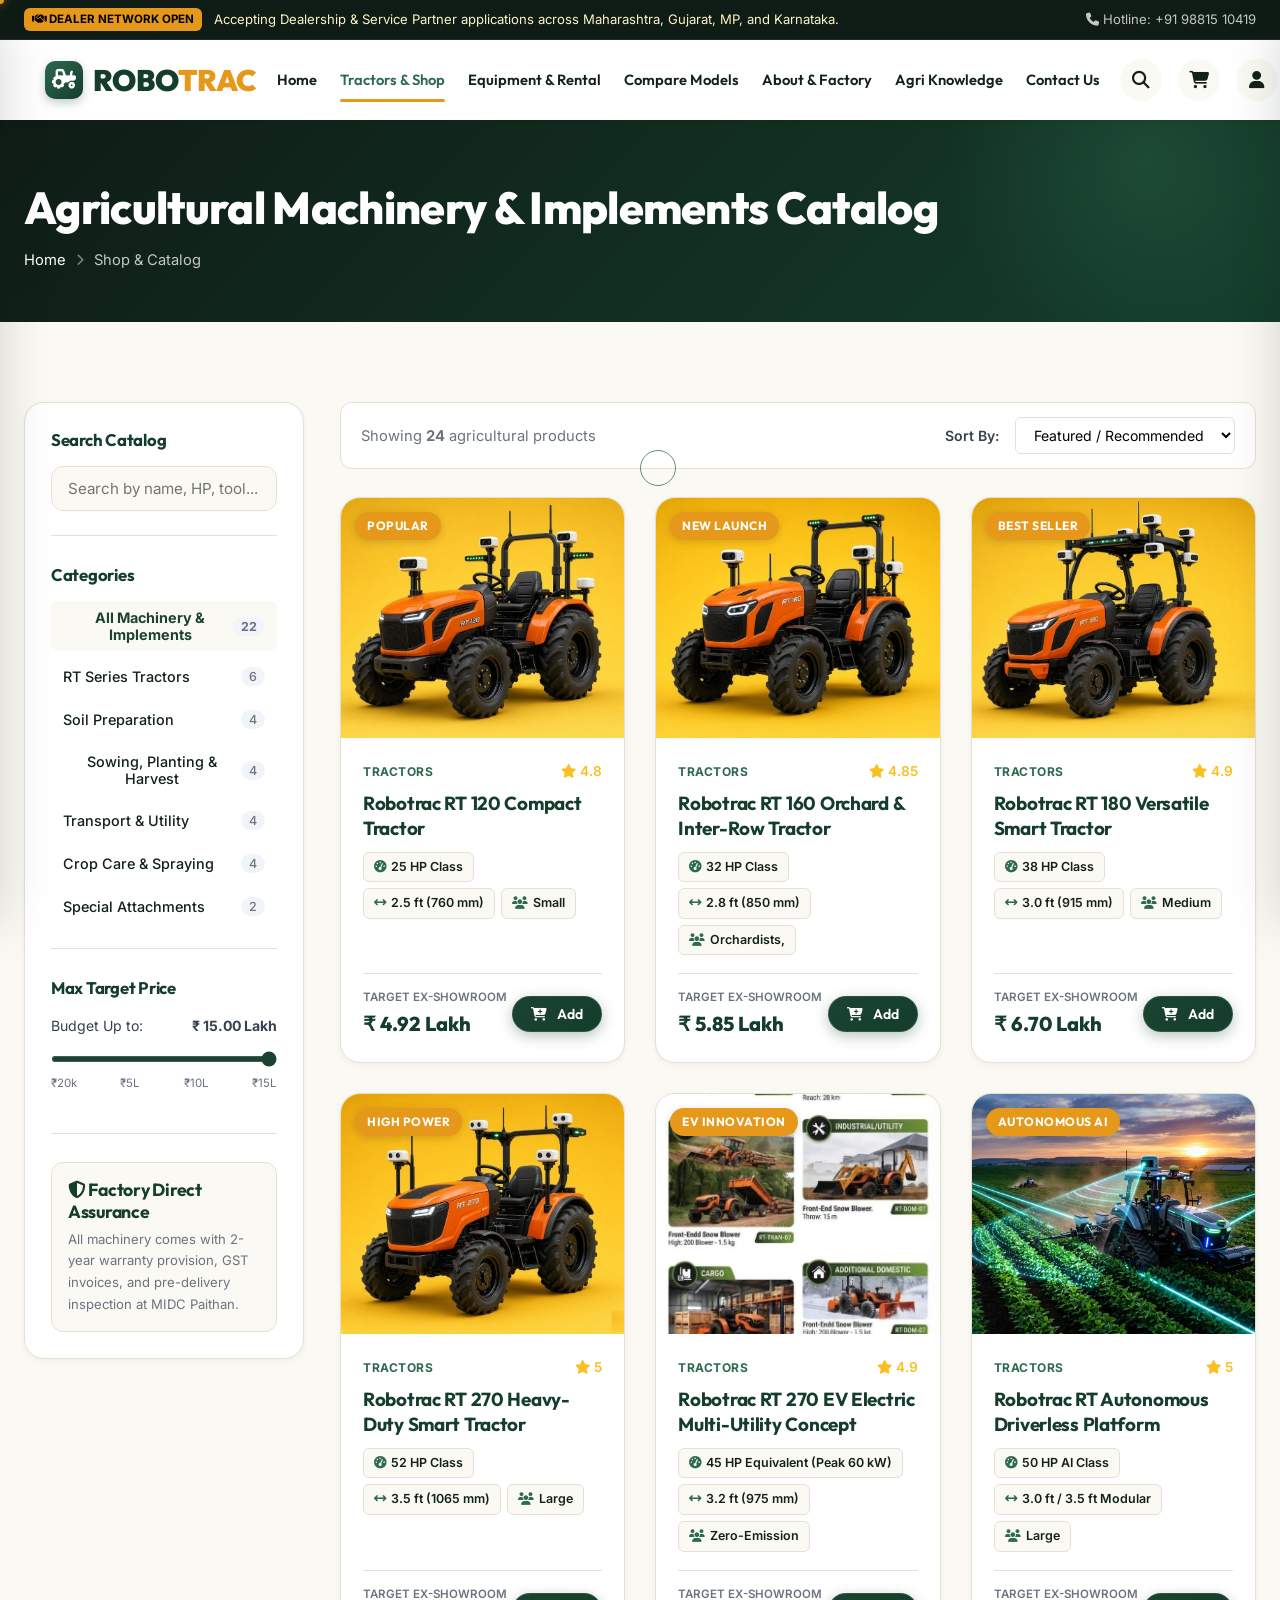
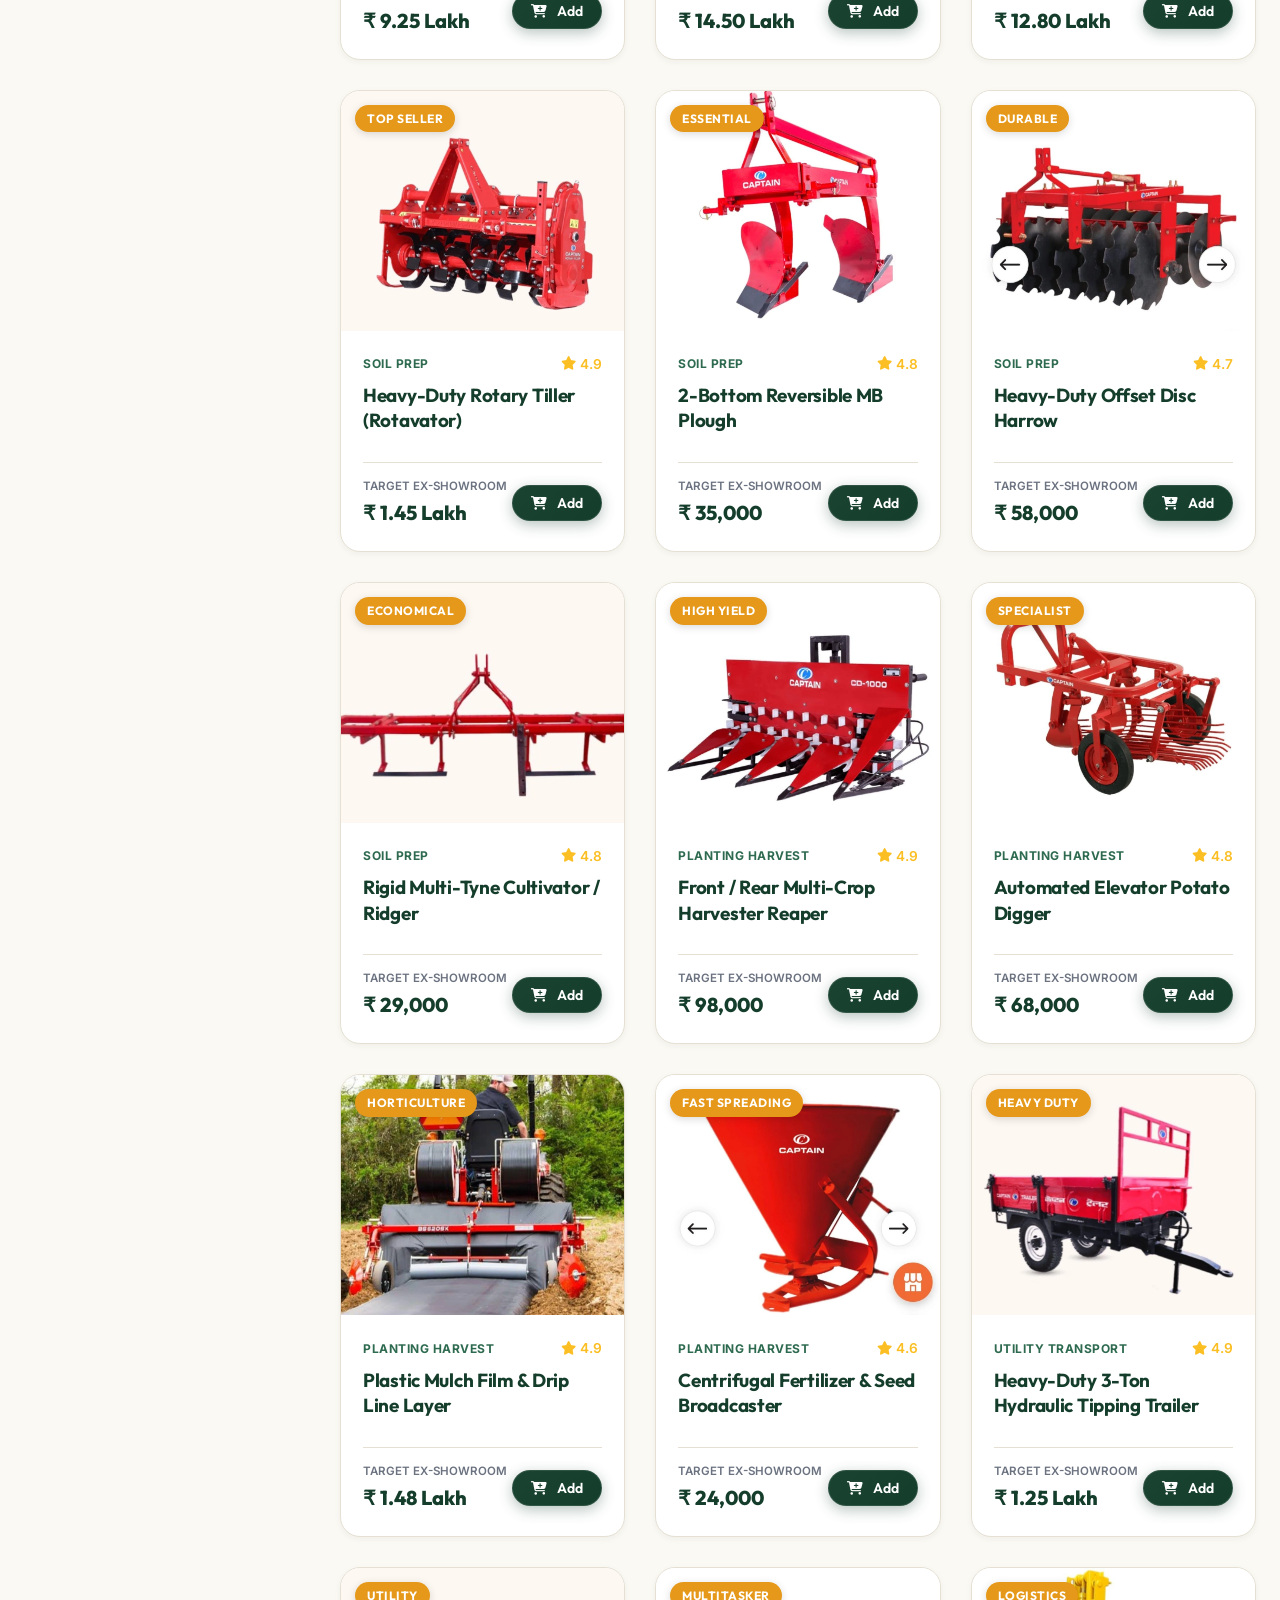
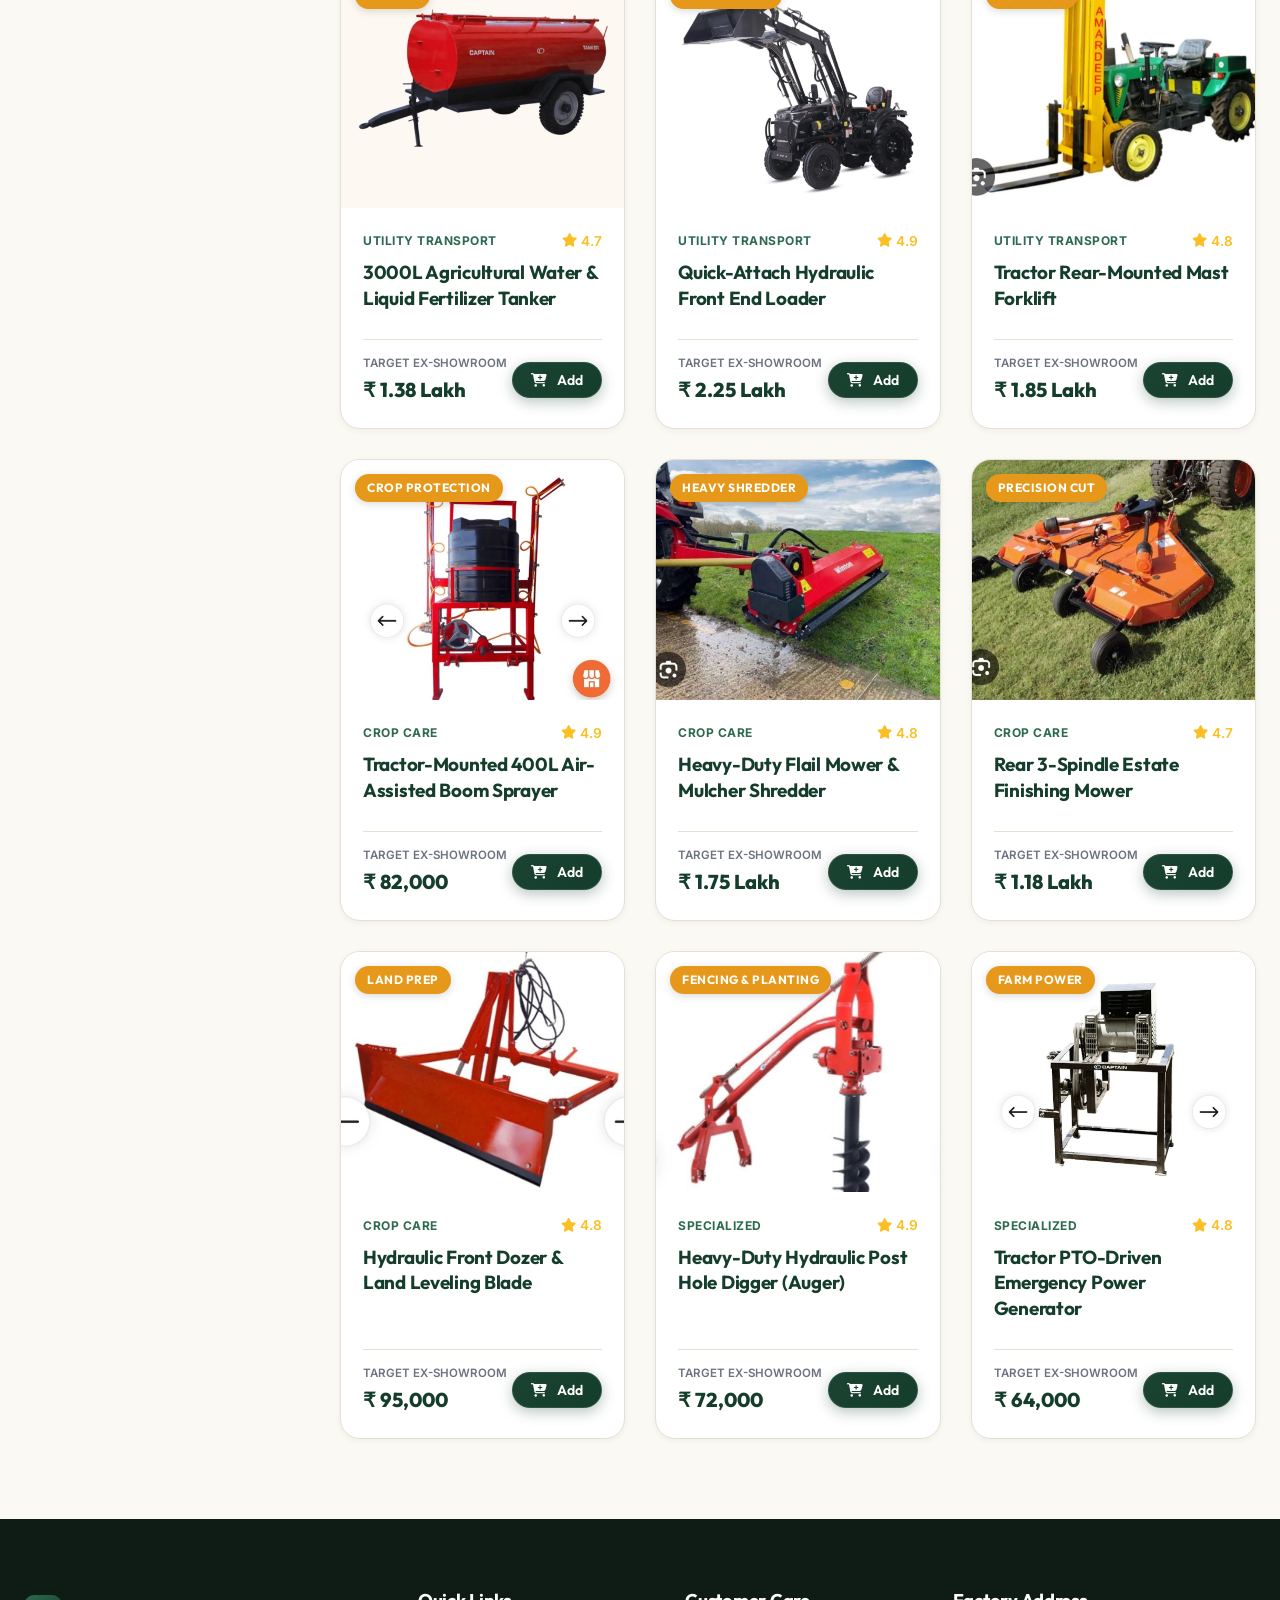
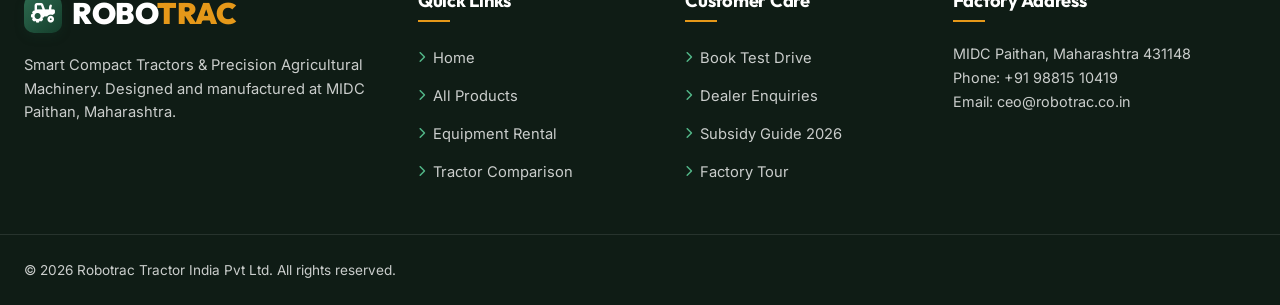
<file: shop.html>
<!DOCTYPE html>
<html lang="en">
<head>
  <meta charset="UTF-8" />
  <meta name="viewport" content="width=device-width, initial-scale=1.0" />
  <title>Agricultural Machinery & Implements Catalog | Robotrac RT Series</title>
  <meta name="description" content="Explore smart compact tractors, rotavators, reversible ploughs, reapers, sprayers, and trailers manufactured by Robotrac Tractor India at MIDC Paithan." />
  
  <link rel="icon" type="image/svg+xml" href="data:image/svg+xml,<svg xmlns='http://www.w3.org/2000/svg' viewBox='0 0 100 100'><text y='.9em' font-size='90'>🚜</text></svg>" />
  <link rel="stylesheet" href="https://cdnjs.cloudflare.com/ajax/libs/font-awesome/6.5.1/css/all.min.css" />

  <link rel="stylesheet" href="css/main.css" />
  <link rel="stylesheet" href="css/components.css" />
  <link rel="stylesheet" href="css/pages.css" />
  <link rel="stylesheet" href="css/responsive.css" />
</head>
<body>

  <!-- Top Ticker -->
  <div class="top-ticker">
    <div class="container top-ticker-inner">
      <div class="ticker-highlight">
        <span class="ticker-badge"><i class="fa-solid fa-handshake"></i> Dealer Network Open</span>
        <span>Accepting Dealership & Service Partner applications across Maharashtra, Gujarat, MP, and Karnataka.</span>
      </div>
      <div class="ticker-links">
        <a href="tel:+919881510419"><i class="fa-solid fa-phone"></i> Hotline: +91 98815 10419</a>
      </div>
    </div>
  </div>

  <!-- Header -->
  <header class="site-header" id="mainNavbar">
    <div class="container nav-container">
      <a href="index.html" class="brand-logo">
        <div class="logo-leaf-icon"><i class="fa-solid fa-tractor"></i></div>
        <span>ROBO<span class="brand-highlight">TRAC</span></span>
      </a>

      <nav class="nav-menu-desktop" aria-label="Main Navigation">
        <div class="nav-item"><a href="index.html" class="nav-link-item">Home</a></div>
        <div class="nav-item"><a href="shop.html" class="nav-link-item active">Tractors & Shop</a></div>
        <div class="nav-item"><a href="services.html" class="nav-link-item">Equipment & Rental</a></div>
        <div class="nav-item"><a href="compare.html" class="nav-link-item">Compare Models</a></div>
        <div class="nav-item"><a href="about.html" class="nav-link-item">About & Factory</a></div>
        <div class="nav-item"><a href="blog.html" class="nav-link-item">Agri Knowledge</a></div>
        <div class="nav-item"><a href="contact.html" class="nav-link-item">Contact Us</a></div>
      </nav>

      <div class="nav-actions">
        <button class="nav-icon-btn search-trigger-btn" aria-label="Search site"><i class="fa-solid fa-magnifying-glass"></i></button>
        <button class="nav-icon-btn cart-toggle-btn" aria-label="Cart"><i class="fa-solid fa-cart-shopping"></i><span class="cart-count-badge" style="display:none;">0</span></button>
        <a href="login.html" class="nav-icon-btn" aria-label="Farmer Login" title="Farmer Account"><i class="fa-solid fa-user"></i></a>
        <button class="mobile-menu-toggle" id="mobileNavToggle" aria-label="Toggle menu"><i class="fa-solid fa-bars-staggered"></i></button>
      </div>
    </div>
  </header>

  <!-- Page Breadcrumb Banner -->
  <section class="page-hero-banner">
    <div class="container">
      <h1 class="page-hero-title">Agricultural Machinery & Implements Catalog</h1>
      <div class="breadcrumb-list">
        <a href="index.html">Home</a>
        <i class="fa-solid fa-chevron-right"></i>
        <span>Shop & Catalog</span>
      </div>
    </div>
  </section>

  <!-- Shop Main Section -->
  <section class="section-padding" style="background: var(--bg-cream);">
    <div class="container">
      <div class="shop-layout-grid">
        <!-- Sidebar Filters -->
        <aside class="shop-sidebar">
          <!-- Live Keyword Filter -->
          <div class="sidebar-widget">
            <h4 class="sidebar-title">Search Catalog</h4>
            <div class="form-group" style="margin-bottom:0;">
              <input type="text" id="shopFilterSearch" class="form-control" placeholder="Search by name, HP, tool...">
            </div>
          </div>

          <!-- Category Filter -->
          <div class="sidebar-widget">
            <h4 class="sidebar-title">Categories</h4>
            <div class="filter-categories-list" id="categoryFilterList">
              <button class="filter-cat-btn active" data-cat="all">
                <span>All Machinery & Implements</span>
                <span class="filter-count" id="count-all">22</span>
              </button>
              <button class="filter-cat-btn" data-cat="tractors">
                <span>RT Series Tractors</span>
                <span class="filter-count">6</span>
              </button>
              <button class="filter-cat-btn" data-cat="soil-prep">
                <span>Soil Preparation</span>
                <span class="filter-count">4</span>
              </button>
              <button class="filter-cat-btn" data-cat="planting-harvest">
                <span>Sowing, Planting & Harvest</span>
                <span class="filter-count">4</span>
              </button>
              <button class="filter-cat-btn" data-cat="utility-transport">
                <span>Transport & Utility</span>
                <span class="filter-count">4</span>
              </button>
              <button class="filter-cat-btn" data-cat="crop-care">
                <span>Crop Care & Spraying</span>
                <span class="filter-count">4</span>
              </button>
              <button class="filter-cat-btn" data-cat="specialized">
                <span>Special Attachments</span>
                <span class="filter-count">2</span>
              </button>
            </div>
          </div>

          <!-- Price Filter -->
          <div class="sidebar-widget">
            <h4 class="sidebar-title">Max Target Price</h4>
            <div class="slider-field">
              <div class="slider-head">
                <span>Budget Up to:</span>
                <strong id="priceDisplay">₹ 15.00 Lakh</strong>
              </div>
              <input type="range" min="20000" max="1500000" step="20000" value="1500000" id="shopPriceRange" class="finance-range">
              <div class="slider-ticks">
                <span>₹20k</span>
                <span>₹5L</span>
                <span>₹10L</span>
                <span>₹15L</span>
              </div>
            </div>
          </div>

          <!-- Factory Direct Benefit Box -->
          <div style="background:var(--bg-cream); padding:16px; border-radius:var(--radius-md); border:1px solid var(--border-light);">
            <h5 style="color:var(--primary-forest); margin-bottom:6px;"><i class="fa-solid fa-shield-halved"></i> Factory Direct Assurance</h5>
            <p style="font-size:0.82rem; color:var(--text-muted); margin:0;">
              All machinery comes with 2-year warranty provision, GST invoices, and pre-delivery inspection at MIDC Paithan.
            </p>
          </div>
        </aside>

        <!-- Main Product Results Area -->
        <main class="shop-main-content">
          <!-- Toolbar -->
          <div class="shop-toolbar">
            <div class="shop-results-count">
              Showing <strong id="visibleCount">22</strong> agricultural products
            </div>
            <div class="shop-toolbar-right">
              <label for="shopSortSelect" style="font-size:0.88rem; font-weight:600;">Sort By:</label>
              <select id="shopSortSelect" class="sort-select">
                <option value="featured">Featured / Recommended</option>
                <option value="price-asc">Price: Low to High</option>
                <option value="price-desc">Price: High to Low</option>
                <option value="rating">Highest Rated</option>
              </select>
            </div>
          </div>

          <!-- Products Grid -->
          <div class="products-grid" id="shopProductsGrid">
            <!-- Dynamically populated by JS -->
          </div>

          <!-- Empty State Box (hidden by default) -->
          <div id="shopEmptyState" class="empty-cart-state" style="display:none; background:#ffffff; border-radius:var(--radius-xl); border:1px solid var(--border-light);">
            <div class="empty-cart-icon"><i class="fa-solid fa-wheat-awn-circle-exclamation"></i></div>
            <h4>No machinery matching your filter criteria</h4>
            <p>Try resetting the search keyword or increasing the price filter slider.</p>
            <button class="btn btn-primary" id="resetFiltersBtn">Reset All Filters</button>
          </div>
        </main>
      </div>
    </div>
  </section>

  <!-- Footer -->
  <footer class="site-footer">
    <div class="container footer-top-grid">
      <div class="footer-brand-col">
        <a href="index.html" class="brand-logo">
          <div class="logo-leaf-icon"><i class="fa-solid fa-tractor"></i></div>
          <span>ROBO<span class="brand-highlight">TRAC</span></span>
        </a>
        <p>Smart Compact Tractors & Precision Agricultural Machinery. Designed and manufactured at MIDC Paithan, Maharashtra.</p>
      </div>
      <div>
        <h4 class="footer-widget-title">Quick Links</h4>
        <ul class="footer-links-list">
          <li><a href="index.html"><i class="fa-solid fa-chevron-right"></i> Home</a></li>
          <li><a href="shop.html"><i class="fa-solid fa-chevron-right"></i> All Products</a></li>
          <li><a href="services.html"><i class="fa-solid fa-chevron-right"></i> Equipment Rental</a></li>
          <li><a href="compare.html"><i class="fa-solid fa-chevron-right"></i> Tractor Comparison</a></li>
        </ul>
      </div>
      <div>
        <h4 class="footer-widget-title">Customer Care</h4>
        <ul class="footer-links-list">
          <li><a href="contact.html?type=test-drive"><i class="fa-solid fa-chevron-right"></i> Book Test Drive</a></li>
          <li><a href="contact.html?type=dealership"><i class="fa-solid fa-chevron-right"></i> Dealer Enquiries</a></li>
          <li><a href="blog.html"><i class="fa-solid fa-chevron-right"></i> Subsidy Guide 2026</a></li>
          <li><a href="about.html"><i class="fa-solid fa-chevron-right"></i> Factory Tour</a></li>
        </ul>
      </div>
      <div>
        <h4 class="footer-widget-title">Factory Address</h4>
        <p style="font-size:0.9rem;">MIDC Paithan, Maharashtra 431148<br>Phone: +91 98815 10419<br>Email: ceo@robotrac.co.in</p>
      </div>
    </div>
    <div class="footer-bottom-bar">
      <div class="container footer-bottom-inner">
        <p>© 2026 Robotrac Tractor India Pvt Ltd. All rights reserved.</p>
      </div>
    </div>
  </footer>

  <!-- Slide-out Cart Drawer -->
  <div class="cart-overlay" id="cartOverlay"></div>
  <aside class="cart-drawer" id="cartDrawer">
    <div class="cart-drawer-header">
      <h3><i class="fa-solid fa-tractor"></i> Machinery Cart</h3>
      <button class="cart-close-btn" id="cartCloseBtn"><i class="fa-solid fa-xmark"></i></button>
    </div>
    <div class="cart-drawer-items" id="cartDrawerItems"></div>
    <div class="cart-drawer-footer" id="cartDrawerFooter"></div>
  </aside>

  <!-- Quick View Modal -->
  <div class="site-modal" id="quickViewModal">
    <div class="modal-content-wrap">
      <button class="modal-close-btn" id="quickViewClose"><i class="fa-solid fa-xmark"></i></button>
      <div id="quickViewBody"></div>
    </div>
  </div>

  <!-- Search Modal -->
  <div class="site-modal" id="searchModal">
    <div class="modal-content-wrap search-modal-content">
      <button class="modal-close-btn" id="searchModalClose"><i class="fa-solid fa-xmark"></i></button>
      <h3 style="color:var(--primary-forest); margin-bottom:16px;">Search Robotrac Machinery</h3>
      <div class="search-input-wrap">
        <i class="fa-solid fa-magnifying-glass"></i>
        <input type="text" id="siteSearchInput" class="site-search-input" placeholder="Search tractor model, rotavator, plough...">
      </div>
      <div class="search-results-box" id="searchResultsBox"></div>
    </div>
  </div>

  <!-- Mobile Off-Canvas Menu -->
  <div class="mobile-nav-overlay" id="mobileNavOverlay"></div>
  <aside class="mobile-nav-menu" id="mobileNavMenu">
    <div class="mobile-nav-head">
      <a href="index.html" class="brand-logo" style="font-size:1.4rem;">
        <div class="logo-leaf-icon" style="width:30px;height:30px;font-size:0.9rem;"><i class="fa-solid fa-tractor"></i></div>
        <span>ROBO<span class="brand-highlight">TRAC</span></span>
      </a>
      <button class="mobile-nav-close" id="mobileNavClose"><i class="fa-solid fa-xmark"></i></button>
    </div>
    <div class="mobile-nav-links">
      <a href="index.html" class="mobile-nav-link">Home</a>
      <a href="shop.html" class="mobile-nav-link active">Tractors & Shop</a>
      <a href="services.html" class="mobile-nav-link">Equipment Rental</a>
      <a href="compare.html" class="mobile-nav-link">Compare Models</a>
      <a href="about.html" class="mobile-nav-link">About & Factory</a>
      <a href="blog.html" class="mobile-nav-link">Agri Knowledge</a>
      <a href="contact.html" class="mobile-nav-link">Contact Us</a>
    </div>
  </aside>

  <!-- Mobile Bottom Bar -->
  <nav class="mobile-bottom-bar">
    <div class="mobile-bottom-nav">
      <a href="index.html" class="bottom-nav-item"><i class="fa-solid fa-house"></i><span>Home</span></a>
      <a href="shop.html" class="bottom-nav-item active"><i class="fa-solid fa-tractor"></i><span>Tractors</span></a>
      <a href="index.html#customizerSection" class="bottom-nav-item highlight-fab"><i class="fa-solid fa-wand-magic-sparkles"></i><span>EMI</span></a>
      <a href="cart.html" class="bottom-nav-item cart-toggle-btn"><i class="fa-solid fa-cart-shopping"></i><span>Cart</span></a>
      <a href="tel:+919881510419" class="bottom-nav-item"><i class="fa-solid fa-phone-volume"></i><span>Call</span></a>
    </div>
  </nav>

  <script src="js/products-data.js"></script>
  <script src="js/cart.js"></script>
  <script src="js/main.js"></script>
  <script>
    // Shop Page Filtering Logic
    document.addEventListener("DOMContentLoaded", () => {
      const grid = document.getElementById("shopProductsGrid");
      const emptyState = document.getElementById("shopEmptyState");
      const searchInput = document.getElementById("shopFilterSearch");
      const priceRange = document.getElementById("shopPriceRange");
      const priceDisplay = document.getElementById("priceDisplay");
      const sortSelect = document.getElementById("shopSortSelect");
      const visibleCountEl = document.getElementById("visibleCount");
      const resetBtn = document.getElementById("resetFiltersBtn");
      const catButtons = document.querySelectorAll(".filter-cat-btn");

      // Check URL query parameters
      const urlParams = new URLSearchParams(window.location.search);
      let activeCategory = urlParams.get("category") || "all";
      let isWishlistView = urlParams.get("view") === "wishlist";

      // Highlight matching category button
      catButtons.forEach(btn => {
        if (btn.getAttribute("data-cat") === activeCategory) {
          catButtons.forEach(b => b.classList.remove("active"));
          btn.classList.add("active");
        }
      });

      function renderShop() {
        const query = (searchInput.value || "").toLowerCase().trim();
        const maxPrice = parseInt(priceRange.value, 10);
        const sortBy = sortSelect.value;
        const wishlist = window.cartManager ? window.cartManager.getWishlist() : [];

        let filtered = PRODUCTS_DATA.filter(p => {
          // Wishlist filter mode
          if (isWishlistView) {
            return wishlist.includes(p.id);
          }

          // Category
          if (activeCategory !== "all" && p.category !== activeCategory && p.type !== activeCategory) {
            return false;
          }
          // Max Price
          if (p.price > maxPrice) {
            return false;
          }
          // Search query
          if (query) {
            const matchName = p.name.toLowerCase().includes(query);
            const matchDesc = p.shortDesc.toLowerCase().includes(query);
            const matchHp = p.hp && p.hp.toLowerCase().includes(query);
            if (!matchName && !matchDesc && !matchHp) return false;
          }
          return true;
        });

        // Sorting
        if (sortBy === "price-asc") {
          filtered.sort((a, b) => a.price - b.price);
        } else if (sortBy === "price-desc") {
          filtered.sort((a, b) => b.price - a.price);
        } else if (sortBy === "rating") {
          filtered.sort((a, b) => b.rating - a.rating);
        }

        visibleCountEl.textContent = filtered.length;

        if (filtered.length === 0) {
          grid.innerHTML = "";
          emptyState.style.display = "block";
          return;
        }

        emptyState.style.display = "none";
        grid.innerHTML = filtered.map(p => generateProductCardHtml(p)).join("");
      }

      // Event listeners
      searchInput.addEventListener("input", renderShop);
      
      priceRange.addEventListener("input", (e) => {
        const val = parseInt(e.target.value, 10);
        if (val >= 100000) {
          priceDisplay.textContent = `₹ ${(val / 100000).toFixed(2)} Lakh`;
        } else {
          priceDisplay.textContent = `₹ ${val.toLocaleString("en-IN")}`;
        }
        renderShop();
      });

      sortSelect.addEventListener("change", renderShop);

      catButtons.forEach(btn => {
        btn.addEventListener("click", () => {
          catButtons.forEach(b => b.classList.remove("active"));
          btn.classList.add("active");
          activeCategory = btn.getAttribute("data-cat");
          isWishlistView = false;
          renderShop();
        });
      });

      resetBtn.addEventListener("click", () => {
        searchInput.value = "";
        priceRange.value = 1500000;
        priceDisplay.textContent = "₹ 15.00 Lakh";
        activeCategory = "all";
        isWishlistView = false;
        catButtons.forEach(b => b.classList.toggle("active", b.getAttribute("data-cat") === "all"));
        renderShop();
      });

      renderShop();
    });
  </script>
</body>
</html>
</file>
<file: css/main.css>
/* ==========================================================================
   ROBOTRAC DESIGN SYSTEM & BASE STYLES
   Inspired by Agrezen, Farmhub & Agrigo Themes
   ========================================================================== */

@import url('https://fonts.googleapis.com/css2?family=Cinzel:wght@500;700&family=Inter:wght@300;400;500;600;700&family=Outfit:wght@400;500;600;700;800;900&display=swap');

:root {
  /* --- Brand Color Tokens --- */
  --primary-forest: #143d2b;       /* Deep rich agriculture forest green */
  --primary-green: #1b4332;        /* Classic Agrezen farm green */
  --primary-leaf: #2d6a4f;         /* Mid leaf green */
  --primary-sprout: #52b788;       /* Vibrant fresh sprout green */
  --primary-light: #d8f3dc;        /* Soft mint accent */

  --accent-amber: #e59819;         /* Golden wheat / Harvest amber */
  --accent-gold: #f59e0b;          /* Bright harvest gold */
  --accent-warm: #d97706;          /* Deep warm bronze gold */
  --accent-cream: #fef3c7;         /* Soft butter cream highlight */

  --bg-cream: #fbf9f4;            /* Warm organic background */
  --bg-light: #f4efe6;            /* Secondary natural background */
  --bg-white: #ffffff;            /* Card & modal pure white */
  --bg-dark: #0f1c15;             /* Footer & dark hero background */
  --bg-darker: #09120e;           /* Deepest dark forest */

  --text-dark: #122119;           /* Primary text dark */
  --text-body: #374151;           /* Crisp body text */
  --text-muted: #6b7280;          /* Secondary gray text */
  --text-light: #9ca3af;          /* Light tertiary text */
  --text-white: #ffffff;          /* Pure white text */
  
  --border-light: #e5e0d3;        /* Warm border */
  --border-green: rgba(27, 67, 50, 0.15);
  --border-gold: rgba(229, 152, 25, 0.25);

  /* --- Shadows & Glassmorphism --- */
  --shadow-sm: 0 2px 6px rgba(18, 33, 25, 0.05);
  --shadow-md: 0 6px 18px rgba(18, 33, 25, 0.08);
  --shadow-lg: 0 14px 30px rgba(18, 33, 25, 0.12);
  --shadow-xl: 0 22px 48px rgba(18, 33, 25, 0.18);
  --shadow-glow: 0 0 25px rgba(82, 183, 136, 0.35);

  /* --- Typography --- */
  --font-heading: 'Outfit', -apple-system, BlinkMacSystemFont, 'Segoe UI', Roboto, sans-serif;
  --font-body: 'Inter', -apple-system, BlinkMacSystemFont, 'Segoe UI', Roboto, sans-serif;
  --font-accent: 'Cinzel', serif;

  /* --- Border Radius --- */
  --radius-sm: 6px;
  --radius-md: 12px;
  --radius-lg: 20px;
  --radius-xl: 32px;
  --radius-full: 9999px;

  /* --- Transitions --- */
  --transition-fast: 0.2s cubic-bezier(0.4, 0, 0.2, 1);
  --transition-normal: 0.35s cubic-bezier(0.4, 0, 0.2, 1);
  --transition-slow: 0.5s cubic-bezier(0.4, 0, 0.2, 1);
}

/* --- Global Reset & Box Sizing --- */
*, *::before, *::after {
  margin: 0;
  padding: 0;
  box-sizing: border-box;
}

html {
  font-size: 16px;
  scroll-behavior: smooth;
  -webkit-text-size-adjust: 100%;
  overflow-x: hidden;
  width: 100%;
  max-width: 100%;
}

img, picture, video, canvas, svg {
  display: block;
  max-width: 100%;
  height: auto;
}

/* Custom Smooth Scrollbar */
::-webkit-scrollbar {
  width: 7px;
  height: 7px;
}
::-webkit-scrollbar-track {
  background: var(--bg-cream);
}
::-webkit-scrollbar-thumb {
  background: rgba(20, 61, 43, 0.25);
  border-radius: 4px;
}
::-webkit-scrollbar-thumb:hover {
  background: var(--primary-forest);
}

/* --- CUSTOM INTERACTIVE CURSOR --- */
.custom-cursor-dot {
  position: fixed;
  top: 0;
  left: 0;
  width: 8px;
  height: 8px;
  background: var(--accent-amber);
  border-radius: 50%;
  pointer-events: none;
  z-index: 999999;
  transform: translate(-50%, -50%);
  transition: width 0.2s, height 0.2s, background 0.2s, opacity 0.2s;
  box-shadow: 0 0 10px rgba(229, 152, 25, 0.6);
}

.custom-cursor-ring {
  position: fixed;
  top: 0;
  left: 0;
  width: 36px;
  height: 36px;
  border: 1.5px solid var(--primary-leaf);
  border-radius: 50%;
  pointer-events: none;
  z-index: 999998;
  transform: translate(-50%, -50%);
  transition: transform 0.08s ease-out, width 0.25s, height 0.25s, border-color 0.25s, background 0.25s;
  opacity: 0.75;
}

body.cursor-hover .custom-cursor-dot {
  width: 14px;
  height: 14px;
  background: var(--primary-sprout);
  box-shadow: 0 0 16px rgba(82, 183, 136, 0.9);
}

body.cursor-hover .custom-cursor-ring {
  width: 52px;
  height: 52px;
  border-color: var(--accent-amber);
  background: rgba(229, 152, 25, 0.08);
  opacity: 0.9;
}

@media (max-width: 1024px) {
  .custom-cursor-dot,
  .custom-cursor-ring {
    display: none !important;
  }
}

/* --- HOVER EFFECTS & SHINE ANIMATIONS --- */
/* Shimmer Shine on Buttons */
.btn {
  position: relative;
  overflow: hidden;
}

.btn::after {
  content: '';
  position: absolute;
  top: -50%;
  left: -60%;
  width: 40%;
  height: 200%;
  background: linear-gradient(
    60deg,
    rgba(255, 255, 255, 0) 0%,
    rgba(255, 255, 255, 0.25) 50%,
    rgba(255, 255, 255, 0) 100%
  );
  transform: rotate(25deg);
  transition: all 0.65s cubic-bezier(0.4, 0, 0.2, 1);
  pointer-events: none;
}

.btn:hover::after {
  left: 130%;
}

/* Product Card Hover Shimmer & Glow */
.product-card {
  transition: transform 0.4s cubic-bezier(0.165, 0.84, 0.44, 1), box-shadow 0.4s cubic-bezier(0.165, 0.84, 0.44, 1), border-color 0.3s ease;
  position: relative;
}

.product-card:hover {
  transform: translateY(-8px) scale(1.01);
  box-shadow: 0 20px 40px rgba(20, 61, 43, 0.16);
  border-color: var(--primary-sprout);
}

.product-thumb-box::before {
  content: '';
  position: absolute;
  top: 0;
  left: -100%;
  width: 50%;
  height: 100%;
  background: linear-gradient(
    to right,
    rgba(255, 255, 255, 0) 0%,
    rgba(255, 255, 255, 0.3) 50%,
    rgba(255, 255, 255, 0) 100%
  );
  transform: skewX(-25deg);
  transition: all 0.75s ease;
  z-index: 3;
  pointer-events: none;
}

.product-card:hover .product-thumb-box::before {
  left: 150%;
}

/* Category Round Card Hover */
.category-round-card {
  transition: transform 0.35s cubic-bezier(0.175, 0.885, 0.32, 1.275), box-shadow 0.35s ease, border-color 0.35s ease;
}

.category-round-card:hover {
  transform: translateY(-8px) scale(1.03);
  box-shadow: 0 16px 30px rgba(20, 61, 43, 0.12);
  border-color: var(--accent-amber);
}

/* Service & Feature Card Hover */
.service-box-card,
.tech-feature-card,
.feature-card,
.corp-card,
.offer-card {
  transition: transform 0.35s cubic-bezier(0.165, 0.84, 0.44, 1), box-shadow 0.35s ease, border-color 0.35s ease;
}

.service-box-card:hover,
.feature-card:hover {
  transform: translateY(-8px);
  box-shadow: 0 20px 40px rgba(20, 61, 43, 0.15);
  border-color: var(--primary-sprout);
}

/* Action Buttons Hover Rotate & Glow */
.action-btn {
  transition: transform 0.25s cubic-bezier(0.175, 0.885, 0.32, 1.275), background 0.2s, color 0.2s, box-shadow 0.25s;
}

.action-btn:hover {
  transform: scale(1.15) rotate(4deg);
  box-shadow: 0 6px 16px rgba(0, 0, 0, 0.2);
}

/* Nav Link Hover Underline Animation */
.nav-link-item {
  position: relative;
}

.nav-link-item::after {
  content: '';
  position: absolute;
  bottom: 2px;
  left: 50%;
  width: 0;
  height: 2px;
  background: var(--accent-amber);
  transition: width 0.3s cubic-bezier(0.4, 0, 0.2, 1), left 0.3s cubic-bezier(0.4, 0, 0.2, 1);
  border-radius: 2px;
}

.nav-link-item:hover::after {
  width: 100%;
  left: 0;
}

.nav-link-item.active::after {
  width: 100%;
  left: 0;
}

body {
  font-family: var(--font-body);
  color: var(--text-body);
  background-color: var(--bg-cream);
  line-height: 1.65;
  overflow-x: hidden;
  width: 100%;
  max-width: 100%;
  position: relative;
  -webkit-font-smoothing: antialiased;
  -webkit-overflow-scrolling: touch;
}

body.no-scroll,
body.drawer-open {
  overflow: hidden;
}

/* --- Typography Defaults --- */
h1, h2, h3, h4, h5, h6 {
  font-family: var(--font-heading);
  color: var(--text-dark);
  font-weight: 700;
  line-height: 1.25;
  letter-spacing: -0.015em;
}

h1 { font-size: clamp(2.2rem, 4.5vw, 3.8rem); font-weight: 800; }
h2 { font-size: clamp(1.8rem, 3.2vw, 2.6rem); }
h3 { font-size: clamp(1.35rem, 2.2vw, 1.85rem); }
h4 { font-size: 1.25rem; }
h5 { font-size: 1.1rem; }
h6 { font-size: 0.95rem; }

p {
  margin-bottom: 1rem;
}

p:last-child {
  margin-bottom: 0;
}

a {
  color: inherit;
  text-decoration: none;
  transition: color var(--transition-fast);
}

img {
  max-width: 100%;
  height: auto;
  display: block;
}

ul, ol {
  list-style: none;
}

button, input, select, textarea {
  font-family: inherit;
  font-size: 1rem;
  border: none;
  outline: none;
}

button {
  cursor: pointer;
  background: transparent;
}

/* --- Layout Containers --- */
.container {
  width: 100%;
  max-width: 1280px;
  margin-left: auto;
  margin-right: auto;
  padding-left: 24px;
  padding-right: 24px;
}

.container-fluid {
  width: 100%;
  padding-left: 24px;
  padding-right: 24px;
}

.section-padding {
  padding-top: 80px;
  padding-bottom: 80px;
}

.section-padding-sm {
  padding-top: 48px;
  padding-bottom: 48px;
}

.section-title-wrap {
  text-align: center;
  max-width: 720px;
  margin: 0 auto 50px auto;
}

.section-title-wrap.text-start {
  text-align: left;
  margin-left: 0;
}

.eyebrow-tag {
  display: inline-flex;
  align-items: center;
  gap: 8px;
  font-family: var(--font-heading);
  font-size: 0.85rem;
  font-weight: 700;
  text-transform: uppercase;
  letter-spacing: 2px;
  color: var(--primary-leaf);
  background: rgba(45, 106, 79, 0.1);
  padding: 6px 16px;
  border-radius: var(--radius-full);
  margin-bottom: 14px;
  border: 1px solid rgba(45, 106, 79, 0.2);
}

.eyebrow-tag.gold {
  color: var(--accent-amber);
  background: rgba(229, 152, 25, 0.1);
  border-color: rgba(229, 152, 25, 0.25);
}

.section-title-wrap h2 {
  margin-bottom: 14px;
  color: var(--primary-forest);
}

.section-subtitle {
  font-size: 1.1rem;
  color: var(--text-muted);
  line-height: 1.6;
}

/* --- Universal Buttons --- */
.btn {
  display: inline-flex;
  align-items: center;
  justify-content: center;
  gap: 10px;
  padding: 13px 28px;
  border-radius: var(--radius-full);
  font-family: var(--font-heading);
  font-size: 0.98rem;
  font-weight: 600;
  transition: all var(--transition-normal);
  text-align: center;
  position: relative;
  overflow: hidden;
  z-index: 1;
}

.btn-primary {
  background: linear-gradient(135deg, var(--primary-green) 0%, var(--primary-forest) 100%);
  color: var(--text-white);
  box-shadow: 0 4px 14px rgba(20, 61, 43, 0.3);
  border: 1px solid rgba(255, 255, 255, 0.1);
}

.btn-primary:hover {
  background: linear-gradient(135deg, var(--primary-leaf) 0%, var(--primary-green) 100%);
  transform: translateY(-2px);
  box-shadow: 0 8px 22px rgba(20, 61, 43, 0.4);
  color: var(--text-white);
}

.btn-accent {
  background: linear-gradient(135deg, var(--accent-amber) 0%, var(--accent-warm) 100%);
  color: #ffffff;
  box-shadow: 0 4px 14px rgba(229, 152, 25, 0.35);
}

.btn-accent:hover {
  background: linear-gradient(135deg, #f59e0b 0%, var(--accent-amber) 100%);
  transform: translateY(-2px);
  box-shadow: 0 8px 22px rgba(229, 152, 25, 0.45);
  color: #ffffff;
}

.btn-outline {
  background: transparent;
  color: var(--primary-green);
  border: 2px solid var(--primary-green);
}

.btn-outline:hover {
  background: var(--primary-green);
  color: var(--text-white);
  transform: translateY(-2px);
}

.btn-outline-white {
  background: rgba(255, 255, 255, 0.08);
  color: #ffffff;
  border: 1.5px solid rgba(255, 255, 255, 0.4);
  backdrop-filter: blur(8px);
}

.btn-outline-white:hover {
  background: #ffffff;
  color: var(--primary-forest);
  border-color: #ffffff;
}

.btn-sm {
  padding: 8px 18px;
  font-size: 0.88rem;
}

.btn-lg {
  padding: 16px 36px;
  font-size: 1.08rem;
}

.btn-icon {
  width: 44px;
  height: 44px;
  padding: 0;
  border-radius: 50%;
}

.w-100 { width: 100%; }

/* --- Badges & Micro-Pills --- */
.product-badge {
  position: absolute;
  top: 14px;
  left: 14px;
  background: var(--accent-amber);
  color: #ffffff;
  font-family: var(--font-heading);
  font-size: 0.75rem;
  font-weight: 700;
  text-transform: uppercase;
  letter-spacing: 0.5px;
  padding: 4px 12px;
  border-radius: var(--radius-full);
  z-index: 2;
  box-shadow: 0 2px 8px rgba(0,0,0,0.15);
}

.product-badge.badge-primary {
  background: var(--primary-green);
}

.product-badge.badge-green {
  background: var(--primary-sprout);
  color: var(--primary-forest);
}

.stars-gold {
  color: #fbbf24;
  display: inline-flex;
  gap: 3px;
  font-size: 0.9rem;
}

/* --- Toast Notifications --- */
.toast-container {
  position: fixed;
  bottom: 24px;
  right: 24px;
  z-index: 99999;
  display: flex;
  flex-direction: column;
  gap: 10px;
  pointer-events: none;
}

.toast-item {
  pointer-events: auto;
  display: flex;
  align-items: center;
  gap: 12px;
  background: #ffffff;
  color: var(--text-dark);
  padding: 14px 20px;
  border-radius: var(--radius-md);
  box-shadow: var(--shadow-xl);
  border-left: 5px solid var(--primary-green);
  font-weight: 500;
  font-size: 0.92rem;
  transform: translateX(120%);
  transition: transform 0.35s cubic-bezier(0.175, 0.885, 0.32, 1.275);
}

.toast-item.show {
  transform: translateX(0);
}

.toast-item.toast-success {
  border-left-color: var(--primary-sprout);
}
.toast-item.toast-success .toast-icon { color: var(--primary-sprout); }

.toast-item.toast-error {
  border-left-color: #ef4444;
}
.toast-item.toast-error .toast-icon { color: #ef4444; }

.toast-item.toast-info {
  border-left-color: var(--accent-amber);
}
.toast-item.toast-info .toast-icon { color: var(--accent-amber); }

/* --- Breadcrumb Bar --- */
.page-hero-banner {
  background: linear-gradient(135deg, var(--bg-dark) 0%, var(--primary-forest) 100%);
  color: #ffffff;
  padding: 60px 0 50px 0;
  position: relative;
  overflow: hidden;
}

.page-hero-banner::after {
  content: '';
  position: absolute;
  right: -5%;
  bottom: -20%;
  width: 400px;
  height: 400px;
  background: radial-gradient(circle, rgba(82, 183, 136, 0.15) 0%, transparent 70%);
  pointer-events: none;
}

.page-hero-title {
  color: #ffffff;
  font-size: clamp(2rem, 3.5vw, 3rem);
  margin-bottom: 12px;
}

.breadcrumb-list {
  display: flex;
  align-items: center;
  gap: 10px;
  font-size: 0.92rem;
  color: rgba(255, 255, 255, 0.75);
}

.breadcrumb-list a {
  color: #ffffff;
}

.breadcrumb-list a:hover {
  color: var(--accent-amber);
}

.breadcrumb-list i {
  font-size: 0.75rem;
  opacity: 0.6;
}

/* --- Back to Top Float --- */
.back-to-top {
  position: fixed;
  bottom: 30px;
  right: 30px;
  width: 46px;
  height: 46px;
  background: var(--primary-green);
  color: #ffffff;
  border-radius: 50%;
  display: flex;
  align-items: center;
  justify-content: center;
  box-shadow: var(--shadow-lg);
  opacity: 0;
  visibility: hidden;
  transform: translateY(20px);
  transition: all var(--transition-normal);
  z-index: 999;
}

.back-to-top.visible {
  opacity: 1;
  visibility: visible;
  transform: translateY(0);
}

.back-to-top:hover {
  background: var(--accent-amber);
  transform: translateY(-4px);
}
</file>
<file: css/components.css>
/* ==========================================================================
   ROBOTRAC UI COMPONENTS STYLING
   Header, Hero, Product Cards, Cart Drawer, Customizer, Modals, Footer
   ========================================================================== */

/* --- 1. TOP ANNOUNCEMENT TICKER --- */
.top-ticker {
  background: var(--bg-dark);
  color: var(--accent-cream);
  font-size: 0.82rem;
  padding: 8px 0;
  border-bottom: 1px solid rgba(255, 255, 255, 0.08);
  width: 100%;
  max-width: 100vw;
  overflow: hidden;
}

.top-ticker .container {
  width: 100%;
  max-width: 1280px;
}

.top-ticker-inner {
  display: flex;
  justify-content: space-between;
  align-items: center;
  width: 100%;
}

.ticker-highlight {
  display: flex;
  align-items: center;
  gap: 12px;
  white-space: nowrap;
  overflow: hidden;
  text-overflow: ellipsis;
}

.ticker-badge {
  background: var(--accent-amber);
  color: #000000;
  font-weight: 700;
  font-size: 0.72rem;
  padding: 2px 8px;
  border-radius: var(--radius-sm);
  text-transform: uppercase;
  flex-shrink: 0;
}

.ticker-links {
  display: flex;
  align-items: center;
  gap: 20px;
  flex-shrink: 0;
  white-space: nowrap;
}

.ticker-links a {
  color: rgba(255, 255, 255, 0.75);
}

.ticker-links a:hover {
  color: var(--accent-amber);
}

.ticker-currency select {
  background: rgba(255, 255, 255, 0.1);
  color: #ffffff;
  font-size: 0.78rem;
  padding: 2px 6px;
  border-radius: 4px;
  border: 1px solid rgba(255, 255, 255, 0.2);
}

/* --- 2. HEADER TOPBAR & MAIN NAVIGATION --- */
.header-topbar {
  background: var(--primary-forest);
  color: rgba(255, 255, 255, 0.85);
  font-size: 0.88rem;
  padding: 10px 0;
  border-bottom: 1px solid rgba(255, 255, 255, 0.08);
  width: 100%;
}

.header-topbar .container {
  max-width: 100% !important;
  width: 100%;
  padding-left: clamp(20px, 3.5vw, 60px);
  padding-right: clamp(20px, 3.5vw, 60px);
}

.header-topbar-inner {
  display: flex;
  justify-content: space-between;
  align-items: center;
}

.topbar-info-list {
  display: flex;
  align-items: center;
  gap: 24px;
}

.topbar-info-item {
  display: flex;
  align-items: center;
  gap: 8px;
}

.topbar-info-item i {
  color: var(--accent-amber);
}

.topbar-socials {
  display: flex;
  align-items: center;
  gap: 14px;
}

.topbar-socials a {
  color: rgba(255, 255, 255, 0.7);
  transition: color var(--transition-fast);
}

.topbar-socials a:hover {
  color: var(--accent-amber);
}

/* Main Navbar */
.site-header {
  position: sticky;
  top: 0;
  z-index: 1000;
  background: rgba(255, 255, 255, 0.98);
  backdrop-filter: blur(12px);
  box-shadow: var(--shadow-sm);
  transition: all var(--transition-normal);
  width: 100%;
}

.site-header .container {
  max-width: 100% !important;
  width: 100%;
  padding-left: clamp(20px, 3.5vw, 60px);
  padding-right: clamp(20px, 3.5vw, 60px);
}

.site-header.scrolled {
  background: rgba(255, 255, 255, 0.99);
  box-shadow: var(--shadow-md);
  padding: 2px 0;
}

.nav-container {
  display: flex;
  align-items: center;
  justify-content: space-between;
  height: 80px;
  width: 100%;
  gap: 20px;
}

/* Logo */
.brand-logo {
  display: flex;
  align-items: center;
  gap: 10px;
  font-family: var(--font-heading);
  font-size: 1.85rem;
  font-weight: 900;
  letter-spacing: -0.5px;
  color: var(--primary-forest);
  flex-shrink: 0;
  white-space: nowrap;
}

.brand-logo .brand-highlight {
  color: var(--accent-amber);
}

.brand-logo .logo-leaf-icon {
  width: 38px;
  height: 38px;
  background: linear-gradient(135deg, var(--primary-leaf) 0%, var(--primary-forest) 100%);
  color: #ffffff;
  border-radius: 10px;
  display: flex;
  align-items: center;
  justify-content: center;
  font-size: 1.2rem;
  box-shadow: 0 4px 10px rgba(20, 61, 43, 0.25);
  flex-shrink: 0;
}

/* Desktop Navigation Links - Full Width No-Wrap */
.nav-menu-desktop {
  display: flex;
  align-items: center;
  gap: clamp(14px, 1.8vw, 32px);
  flex-shrink: 0;
  margin: 0 auto;
}

.nav-item {
  position: relative;
  flex-shrink: 0;
}

.nav-link-item {
  font-family: var(--font-heading);
  font-size: clamp(0.92rem, 1.05vw, 1rem);
  font-weight: 600;
  color: var(--text-dark);
  padding: 10px 0;
  display: inline-flex;
  align-items: center;
  gap: 6px;
  transition: color var(--transition-fast);
  white-space: nowrap !important;
  word-break: keep-all;
}

.nav-link-item:hover,
.nav-link-item.active {
  color: var(--primary-leaf);
}

.nav-link-item.active::after {
  content: '';
  position: absolute;
  bottom: 0;
  left: 0;
  width: 100%;
  height: 3px;
  background: var(--accent-amber);
  border-radius: 3px;
}

.nav-actions {
  display: flex;
  align-items: center;
  gap: 12px;
  flex-shrink: 0;
}

/* Dropdown Menu */
.nav-dropdown {
  position: absolute;
  top: 100%;
  left: 0;
  min-width: 240px;
  background: #ffffff;
  border-radius: var(--radius-md);
  box-shadow: var(--shadow-xl);
  padding: 12px 0;
  opacity: 0;
  visibility: hidden;
  transform: translateY(15px);
  transition: all var(--transition-normal);
  border: 1px solid rgba(0, 0, 0, 0.06);
  z-index: 100;
}

.nav-item:hover .nav-dropdown {
  opacity: 1;
  visibility: visible;
  transform: translateY(0);
}

.nav-dropdown a {
  display: flex;
  align-items: center;
  justify-content: space-between;
  padding: 10px 20px;
  font-size: 0.92rem;
  font-weight: 500;
  color: var(--text-body);
  transition: all var(--transition-fast);
}

.nav-dropdown a:hover {
  background: var(--bg-cream);
  color: var(--primary-green);
  padding-left: 24px;
}

.nav-dropdown a small {
  color: var(--accent-amber);
  font-weight: 600;
}

/* Header Action Buttons */
.nav-actions {
  display: flex;
  align-items: center;
  gap: 16px;
}

.nav-icon-btn {
  position: relative;
  width: 42px;
  height: 42px;
  border-radius: 50%;
  background: var(--bg-cream);
  color: var(--text-dark);
  display: flex;
  align-items: center;
  justify-content: center;
  font-size: 1.1rem;
  transition: all var(--transition-fast);
}

.nav-icon-btn:hover {
  background: var(--primary-light);
  color: var(--primary-green);
}

.cart-count-badge,
.wishlist-count-badge {
  position: absolute;
  top: -4px;
  right: -4px;
  background: var(--accent-amber);
  color: #000000;
  font-size: 0.72rem;
  font-weight: 800;
  width: 20px;
  height: 20px;
  border-radius: 50%;
  display: flex;
  align-items: center;
  justify-content: center;
  box-shadow: 0 2px 5px rgba(0,0,0,0.2);
}

.mobile-menu-toggle {
  display: none;
  font-size: 1.4rem;
  color: var(--primary-forest);
  padding: 8px;
}

/* --- 3. HERO BANNER SLIDER --- */
.hero-section {
  position: relative;
  background: linear-gradient(135deg, #0a1711 0%, #143d2b 100%);
  color: #ffffff;
  padding: 90px 0 110px 0;
  overflow: hidden;
}

.hero-bg-overlay {
  position: absolute;
  top: 0;
  left: 0;
  width: 100%;
  height: 100%;
  background-image: url('../images/hero-tractor-banner.webp');
  background-size: cover;
  background-position: center;
  opacity: 0.35;
  filter: saturate(1.2);
}

.hero-grid {
  position: relative;
  z-index: 2;
  display: grid;
  grid-template-columns: 1.15fr 0.85fr;
  gap: 48px;
  align-items: center;
}

.hero-badge-pill {
  display: inline-flex;
  align-items: center;
  gap: 10px;
  background: rgba(255, 255, 255, 0.12);
  backdrop-filter: blur(10px);
  border: 1px solid rgba(255, 255, 255, 0.25);
  color: var(--accent-amber);
  font-family: var(--font-heading);
  font-weight: 700;
  font-size: 0.85rem;
  letter-spacing: 1px;
  text-transform: uppercase;
  padding: 8px 20px;
  border-radius: var(--radius-full);
  margin-bottom: 24px;
}

.hero-badge-pill i {
  color: var(--primary-sprout);
}

.hero-title {
  color: #ffffff;
  font-size: clamp(2.4rem, 4.2vw, 3.8rem);
  font-weight: 800;
  line-height: 1.18;
  margin-bottom: 20px;
}

.hero-title span {
  background: linear-gradient(135deg, #fef08a 0%, var(--accent-amber) 100%);
  -webkit-background-clip: text;
  -webkit-text-fill-color: transparent;
}

.hero-desc {
  font-size: 1.15rem;
  color: rgba(255, 255, 255, 0.88);
  line-height: 1.7;
  max-width: 580px;
  margin-bottom: 32px;
}

.hero-cta-group {
  display: flex;
  align-items: center;
  gap: 18px;
  flex-wrap: wrap;
  margin-bottom: 40px;
}

.hero-stats-row {
  display: flex;
  align-items: center;
  gap: 36px;
  padding-top: 24px;
  border-top: 1px solid rgba(255, 255, 255, 0.15);
}

.hero-stat-item h3 {
  color: var(--accent-amber);
  font-size: 1.85rem;
  font-weight: 800;
  margin-bottom: 2px;
}

.hero-stat-item p {
  color: rgba(255, 255, 255, 0.75);
  font-size: 0.85rem;
  font-weight: 500;
  margin: 0;
}

/* Hero Right Visual Card */
.hero-visual-col {
  position: relative;
}

.hero-card-featured {
  background: rgba(255, 255, 255, 0.08);
  backdrop-filter: blur(16px);
  border: 1px solid rgba(255, 255, 255, 0.2);
  border-radius: var(--radius-xl);
  padding: 24px;
  box-shadow: 0 20px 50px rgba(0, 0, 0, 0.4);
  position: relative;
}

.hero-card-img {
  width: 100%;
  border-radius: var(--radius-lg);
  object-fit: cover;
  box-shadow: var(--shadow-md);
  margin-bottom: 18px;
}

.hero-card-meta {
  display: flex;
  justify-content: space-between;
  align-items: center;
}

.hero-card-meta h4 {
  color: #ffffff;
  margin-bottom: 4px;
}

.hero-card-meta span {
  color: var(--accent-amber);
  font-weight: 700;
  font-size: 1.2rem;
}

.floating-tech-badge {
  position: absolute;
  top: -15px;
  right: -15px;
  background: linear-gradient(135deg, var(--accent-amber) 0%, var(--accent-warm) 100%);
  color: #000000;
  padding: 12px 18px;
  border-radius: var(--radius-lg);
  font-weight: 800;
  font-size: 0.82rem;
  display: flex;
  align-items: center;
  gap: 8px;
  box-shadow: 0 8px 20px rgba(0,0,0,0.3);
  animation: floatBounce 4s ease-in-out infinite;
}

@keyframes floatBounce {
  0%, 100% { transform: translateY(0); }
  50% { transform: translateY(-8px); }
}

/* --- 4. TRUST & VALUE PROPOSITIONS BAR --- */
.trust-badges-bar {
  background: var(--bg-white);
  padding: 36px 0;
  border-bottom: 1px solid var(--border-light);
  box-shadow: var(--shadow-sm);
}

.trust-badges-grid {
  display: grid;
  grid-template-columns: repeat(4, 1fr);
  gap: 24px;
}

.trust-badge-item {
  display: flex;
  align-items: center;
  gap: 16px;
}

.trust-icon-box {
  width: 54px;
  height: 54px;
  border-radius: var(--radius-md);
  background: var(--bg-cream);
  color: var(--primary-leaf);
  display: flex;
  align-items: center;
  justify-content: center;
  font-size: 1.5rem;
  flex-shrink: 0;
  border: 1px solid var(--border-light);
}

.trust-badge-item:hover .trust-icon-box {
  background: var(--primary-forest);
  color: var(--accent-amber);
}

.trust-badge-info h5 {
  font-size: 1rem;
  font-weight: 700;
  color: var(--primary-forest);
  margin-bottom: 2px;
}

.trust-badge-info p {
  font-size: 0.85rem;
  color: var(--text-muted);
  margin: 0;
}

/* --- 5. CATEGORY SELECTOR CARDS --- */
.category-filter-pills {
  display: flex;
  align-items: center;
  justify-content: center;
  gap: 12px;
  flex-wrap: wrap;
  margin-bottom: 40px;
}

.cat-tab-btn {
  background: #ffffff;
  color: var(--text-dark);
  font-family: var(--font-heading);
  font-size: 0.95rem;
  font-weight: 600;
  padding: 10px 24px;
  border-radius: var(--radius-full);
  border: 1px solid var(--border-light);
  transition: all var(--transition-fast);
  box-shadow: var(--shadow-sm);
}

.cat-tab-btn:hover,
.cat-tab-btn.active {
  background: var(--primary-forest);
  color: #ffffff;
  border-color: var(--primary-forest);
  transform: translateY(-2px);
  box-shadow: var(--shadow-md);
}

/* Circular Category Showcase Grid */
.category-cards-grid {
  display: grid;
  grid-template-columns: repeat(6, 1fr);
  gap: 20px;
  margin-bottom: 50px;
}

.category-round-card {
  background: #ffffff;
  border-radius: var(--radius-lg);
  padding: 24px 16px;
  text-align: center;
  border: 1px solid var(--border-light);
  transition: all var(--transition-normal);
  display: block;
}

.category-round-card:hover {
  transform: translateY(-6px);
  box-shadow: var(--shadow-lg);
  border-color: var(--primary-sprout);
}

.cat-icon-circle {
  width: 70px;
  height: 70px;
  border-radius: 50%;
  background: var(--bg-cream);
  color: var(--primary-green);
  display: flex;
  align-items: center;
  justify-content: center;
  font-size: 1.8rem;
  margin: 0 auto 14px auto;
  transition: all var(--transition-normal);
}

.category-round-card:hover .cat-icon-circle {
  background: var(--primary-forest);
  color: var(--accent-amber);
  transform: rotate(5deg) scale(1.05);
}

.category-round-card h5 {
  font-size: 0.95rem;
  color: var(--primary-forest);
  margin-bottom: 4px;
}

.category-round-card span {
  font-size: 0.8rem;
  color: var(--text-muted);
}

/* --- 6. PRODUCT CARDS & SHOWCASE GRID --- */
.products-grid {
  display: grid;
  grid-template-columns: repeat(3, 1fr);
  gap: 30px;
}

.products-grid-4 {
  display: grid;
  grid-template-columns: repeat(4, 1fr);
  gap: 24px;
}

.product-card {
  background: #ffffff;
  border-radius: var(--radius-lg);
  overflow: hidden;
  border: 1px solid var(--border-light);
  box-shadow: var(--shadow-sm);
  transition: all var(--transition-normal);
  display: flex;
  flex-direction: column;
  height: 100%;
}

.product-card:hover {
  transform: translateY(-6px);
  box-shadow: var(--shadow-xl);
  border-color: rgba(45, 106, 79, 0.3);
}

.product-thumb-box {
  position: relative;
  background: #f8fafc;
  overflow: hidden;
  height: 240px;
}

.product-img {
  width: 100%;
  height: 100%;
  object-fit: cover;
  transition: transform 0.6s cubic-bezier(0.4, 0, 0.2, 1);
}

.product-card:hover .product-img {
  transform: scale(1.06);
}

.product-quick-actions {
  position: absolute;
  top: 14px;
  right: 14px;
  display: flex;
  flex-direction: column;
  gap: 8px;
  opacity: 0;
  transform: translateX(15px);
  transition: all var(--transition-normal);
  z-index: 5;
}

.product-card:hover .product-quick-actions {
  opacity: 1;
  transform: translateX(0);
}

.action-btn {
  width: 36px;
  height: 36px;
  border-radius: 50%;
  background: rgba(255, 255, 255, 0.95);
  color: var(--text-dark);
  display: flex;
  align-items: center;
  justify-content: center;
  font-size: 0.95rem;
  box-shadow: 0 4px 10px rgba(0,0,0,0.12);
  transition: all var(--transition-fast);
}

.action-btn:hover {
  background: var(--primary-forest);
  color: #ffffff;
}

.action-btn.active {
  background: #ef4444;
  color: #ffffff;
}

.product-body {
  padding: 22px;
  display: flex;
  flex-direction: column;
  flex-grow: 1;
}

.product-category-row {
  display: flex;
  justify-content: space-between;
  align-items: center;
  margin-bottom: 8px;
}

.product-cat {
  font-size: 0.75rem;
  font-weight: 700;
  color: var(--primary-leaf);
  letter-spacing: 0.5px;
}

.product-stars {
  display: flex;
  align-items: center;
  gap: 4px;
  font-size: 0.85rem;
  color: #fbbf24;
  font-weight: 600;
}

.product-title {
  font-size: 1.18rem;
  font-weight: 700;
  color: var(--primary-forest);
  margin-bottom: 10px;
  line-height: 1.35;
}

.product-title a:hover {
  color: var(--accent-amber);
}

.product-specs-pills {
  display: flex;
  flex-wrap: wrap;
  gap: 6px;
  margin-bottom: 18px;
}

.spec-pill {
  background: var(--bg-cream);
  color: var(--text-dark);
  font-size: 0.78rem;
  font-weight: 600;
  padding: 4px 10px;
  border-radius: var(--radius-sm);
  border: 1px solid var(--border-light);
  display: inline-flex;
  align-items: center;
  gap: 5px;
}

.spec-pill i {
  color: var(--primary-leaf);
}

.product-footer-row {
  display: flex;
  justify-content: space-between;
  align-items: center;
  margin-top: auto;
  padding-top: 14px;
  border-top: 1px solid var(--border-light);
}

.product-price-wrap {
  display: flex;
  flex-direction: column;
}

.price-lbl {
  font-size: 0.72rem;
  color: var(--text-muted);
  text-transform: uppercase;
  font-weight: 600;
}

.price-val {
  font-size: 1.25rem;
  font-weight: 800;
  color: var(--primary-forest);
  font-family: var(--font-heading);
}

/* --- 7. TRACTOR CUSTOMIZER & LIVE EMI ENGINE --- */
.customizer-card {
  background: #ffffff;
  border-radius: var(--radius-xl);
  border: 1px solid var(--border-light);
  box-shadow: var(--shadow-xl);
  padding: 40px;
  position: relative;
  overflow: hidden;
}

.customizer-header {
  text-align: center;
  max-width: 680px;
  margin: 0 auto 36px auto;
}

.customizer-badge {
  display: inline-flex;
  align-items: center;
  gap: 8px;
  background: rgba(229, 152, 25, 0.15);
  color: var(--accent-warm);
  font-size: 0.85rem;
  font-weight: 700;
  text-transform: uppercase;
  padding: 6px 18px;
  border-radius: var(--radius-full);
  margin-bottom: 12px;
}

.customizer-grid {
  display: grid;
  grid-template-columns: 1.25fr 0.95fr;
  gap: 40px;
}

.opt-group {
  margin-bottom: 26px;
}

.opt-label {
  display: flex;
  align-items: center;
  gap: 10px;
  font-family: var(--font-heading);
  font-size: 1.05rem;
  font-weight: 700;
  color: var(--primary-forest);
  margin-bottom: 14px;
}

.step-num {
  width: 26px;
  height: 26px;
  border-radius: 50%;
  background: var(--primary-leaf);
  color: #ffffff;
  display: flex;
  align-items: center;
  justify-content: center;
  font-size: 0.82rem;
}

/* Model Select Cards */
.model-select-grid {
  display: grid;
  grid-template-columns: repeat(2, 1fr);
  gap: 14px;
}

.model-option-card {
  display: flex;
  align-items: flex-start;
  gap: 12px;
  padding: 14px 16px;
  border: 2px solid var(--border-light);
  border-radius: var(--radius-md);
  cursor: pointer;
  transition: all var(--transition-fast);
  background: var(--bg-cream);
}

.model-option-card:hover {
  border-color: var(--primary-sprout);
  background: #ffffff;
}

.model-option-card.active {
  border-color: var(--primary-green);
  background: #ffffff;
  box-shadow: 0 4px 14px rgba(27, 67, 50, 0.12);
}

.model-opt-radio {
  color: var(--primary-green);
  font-size: 1.1rem;
  margin-top: 2px;
}

.model-opt-info strong {
  display: block;
  font-size: 0.95rem;
  color: var(--primary-forest);
}

.model-opt-meta {
  display: flex;
  gap: 10px;
  font-size: 0.78rem;
  color: var(--text-muted);
  margin: 4px 0;
}

.model-opt-price {
  font-size: 0.95rem;
  font-weight: 800;
  color: var(--accent-warm);
}

/* Track width pills */
.track-pills {
  display: grid;
  grid-template-columns: repeat(3, 1fr);
  gap: 10px;
}

.track-pill {
  padding: 12px 14px;
  border-radius: var(--radius-md);
  border: 2px solid var(--border-light);
  background: var(--bg-cream);
  text-align: left;
  transition: all var(--transition-fast);
}

.track-pill:hover,
.track-pill.active {
  border-color: var(--primary-green);
  background: #ffffff;
  box-shadow: var(--shadow-sm);
}

.track-pill strong {
  display: block;
  font-size: 0.88rem;
  color: var(--primary-forest);
}

.track-pill small {
  display: block;
  font-size: 0.72rem;
  color: var(--text-muted);
  line-height: 1.3;
}

/* Implements checkbox list */
.implements-checkbox-grid {
  display: grid;
  grid-template-columns: repeat(2, 1fr);
  gap: 10px;
  max-height: 240px;
  overflow-y: auto;
  padding-right: 6px;
}

.implement-check-item {
  display: flex;
  align-items: center;
  gap: 10px;
  padding: 10px 14px;
  border-radius: var(--radius-md);
  border: 1px solid var(--border-light);
  background: var(--bg-cream);
  cursor: pointer;
  transition: all var(--transition-fast);
}

.implement-check-item.checked {
  background: #ffffff;
  border-color: var(--primary-green);
}

.implement-check-item input { display: none; }
.custom-check-icon { color: var(--primary-green); font-size: 1.1rem; }

.imp-check-text {
  display: flex;
  flex-direction: column;
}

.imp-name { font-size: 0.85rem; font-weight: 600; color: var(--text-dark); }
.imp-cost { font-size: 0.78rem; font-weight: 700; color: var(--accent-amber); }

/* Subsidy Toggle Box */
.subsidy-opt-box {
  background: rgba(82, 183, 136, 0.12);
  border: 1px solid rgba(82, 183, 136, 0.3);
  padding: 14px 18px;
  border-radius: var(--radius-md);
}

.subsidy-toggle-label {
  display: flex;
  align-items: center;
  gap: 12px;
  cursor: pointer;
}

.subsidy-toggle-label input {
  width: 20px;
  height: 20px;
  accent-color: var(--primary-green);
}

.subsidy-toggle-text strong {
  display: block;
  font-size: 0.92rem;
  color: var(--primary-forest);
}

.subsidy-toggle-text small {
  font-size: 0.78rem;
  color: var(--text-muted);
}

/* Customizer Right Preview & EMI */
.customizer-preview-box {
  background: #f8fafc;
  border-radius: var(--radius-lg);
  padding: 24px;
  border: 1px solid var(--border-light);
}

.preview-thumb-wrap {
  position: relative;
  border-radius: var(--radius-md);
  overflow: hidden;
  margin-bottom: 20px;
  height: 200px;
}

.preview-tractor-img {
  width: 100%;
  height: 100%;
  object-fit: cover;
}

.preview-tag {
  position: absolute;
  bottom: 10px;
  left: 10px;
  background: rgba(15, 28, 21, 0.85);
  backdrop-filter: blur(6px);
  color: #ffffff;
  font-size: 0.78rem;
  font-weight: 700;
  padding: 4px 12px;
  border-radius: var(--radius-full);
}

/* Cost Breakdown */
.build-cost-breakdown {
  border-bottom: 1px solid var(--border-light);
  padding-bottom: 16px;
  margin-bottom: 20px;
}

.cost-row {
  display: flex;
  justify-content: space-between;
  font-size: 0.9rem;
  margin-bottom: 8px;
  color: var(--text-body);
}

.cost-row.gross-row {
  font-weight: 700;
  color: var(--text-dark);
}

.cost-row.subsidy-row {
  color: var(--primary-leaf);
  font-weight: 700;
}

.cost-row.net-cost-row {
  margin-top: 10px;
  padding-top: 10px;
  border-top: 1px dashed var(--border-light);
  font-size: 1.05rem;
  font-weight: 800;
}

.net-cost-val {
  color: var(--primary-forest);
  font-size: 1.25rem;
}

/* Financing Sliders */
.finance-title {
  font-size: 1.05rem;
  color: var(--primary-forest);
  margin-bottom: 16px;
  display: flex;
  align-items: center;
  gap: 8px;
}

.slider-field {
  margin-bottom: 16px;
}

.slider-head {
  display: flex;
  justify-content: space-between;
  font-size: 0.88rem;
  margin-bottom: 6px;
}

.finance-range {
  width: 100%;
  height: 6px;
  border-radius: 3px;
  background: #e2e8f0;
  accent-color: var(--primary-green);
  cursor: pointer;
}

.slider-ticks {
  display: flex;
  justify-content: space-between;
  font-size: 0.72rem;
  color: var(--text-muted);
  margin-top: 4px;
}

/* EMI Result Card */
.emi-result-card {
  background: linear-gradient(135deg, var(--primary-forest) 0%, #0c261b 100%);
  color: #ffffff;
  padding: 16px 20px;
  border-radius: var(--radius-md);
  margin: 20px 0;
  text-align: center;
  box-shadow: 0 6px 16px rgba(20, 61, 43, 0.25);
}

.emi-result-label {
  font-size: 0.8rem;
  text-transform: uppercase;
  letter-spacing: 1px;
  color: var(--accent-cream);
}

.emi-result-amount {
  font-size: 1.95rem;
  font-weight: 800;
  color: var(--accent-amber);
  font-family: var(--font-heading);
}

.emi-period {
  font-size: 0.95rem;
  font-weight: 400;
  color: rgba(255, 255, 255, 0.8);
}

.emi-footnote {
  font-size: 0.72rem;
  color: rgba(255, 255, 255, 0.65);
}

.customizer-actions {
  display: flex;
  flex-direction: column;
  gap: 10px;
}

.action-btn-row {
  display: flex;
  gap: 10px;
}

/* --- 8. CART DRAWER & OVERLAY --- */
.cart-overlay,
.mobile-nav-overlay {
  position: fixed;
  top: 0;
  left: 0;
  width: 100%;
  height: 100%;
  background: rgba(10, 20, 15, 0.65);
  backdrop-filter: blur(4px);
  z-index: 9998;
  opacity: 0;
  visibility: hidden;
  transition: all var(--transition-normal);
}

.cart-overlay.open,
.mobile-nav-overlay.active {
  opacity: 1;
  visibility: visible;
}

.cart-drawer {
  position: fixed;
  top: 0;
  right: 0;
  width: 440px;
  max-width: 90vw;
  height: 100vh;
  background: #ffffff;
  box-shadow: var(--shadow-xl);
  z-index: 9999;
  transform: translateX(100%);
  transition: transform var(--transition-normal);
  display: flex;
  flex-direction: column;
}

.cart-drawer.open {
  transform: translateX(0);
}

.cart-drawer-header {
  padding: 20px 24px;
  border-bottom: 1px solid var(--border-light);
  display: flex;
  justify-content: space-between;
  align-items: center;
  background: var(--bg-cream);
}

.cart-drawer-header h3 {
  font-size: 1.25rem;
  color: var(--primary-forest);
  display: flex;
  align-items: center;
  gap: 10px;
}

.cart-close-btn {
  width: 36px;
  height: 36px;
  border-radius: 50%;
  background: #ffffff;
  color: var(--text-dark);
  display: flex;
  align-items: center;
  justify-content: center;
  font-size: 1.1rem;
  box-shadow: var(--shadow-sm);
  transition: all var(--transition-fast);
}

.cart-close-btn:hover {
  background: #ef4444;
  color: #ffffff;
}

.cart-drawer-items {
  flex-grow: 1;
  overflow-y: auto;
  padding: 20px 24px;
}

/* Empty cart state */
.empty-cart-state {
  text-align: center;
  padding: 60px 20px;
}

.empty-cart-icon {
  font-size: 3.5rem;
  color: var(--primary-leaf);
  opacity: 0.3;
  margin-bottom: 16px;
}

.empty-cart-state h4 {
  font-size: 1.25rem;
  color: var(--text-dark);
  margin-bottom: 8px;
}

.empty-cart-state p {
  font-size: 0.9rem;
  color: var(--text-muted);
  margin-bottom: 24px;
}

/* Cart Item Row */
.cart-drawer-item {
  display: flex;
  gap: 14px;
  padding-bottom: 16px;
  margin-bottom: 16px;
  border-bottom: 1px solid var(--border-light);
}

.cart-item-thumb {
  width: 75px;
  height: 75px;
  border-radius: var(--radius-md);
  object-fit: cover;
  background: #f1f5f9;
}

.cart-item-info {
  flex-grow: 1;
}

.cart-item-head {
  display: flex;
  justify-content: space-between;
  align-items: flex-start;
}

.cart-item-title {
  font-size: 0.92rem;
  color: var(--text-dark);
  font-weight: 700;
  margin-bottom: 2px;
}

.cart-item-title a:hover {
  color: var(--primary-green);
}

.cart-item-remove {
  color: #94a3b8;
  font-size: 0.85rem;
  transition: color var(--transition-fast);
}

.cart-item-remove:hover {
  color: #ef4444;
}

.cart-item-opt {
  display: block;
  font-size: 0.75rem;
  color: var(--text-muted);
  margin-bottom: 6px;
}

.cart-item-bottom {
  display: flex;
  justify-content: space-between;
  align-items: center;
  margin-top: 6px;
}

.cart-qty-ctrl {
  display: flex;
  align-items: center;
  border: 1px solid var(--border-light);
  border-radius: var(--radius-sm);
  background: #f8fafc;
}

.cart-qty-ctrl button {
  width: 26px;
  height: 26px;
  font-size: 0.9rem;
  font-weight: 600;
}

.cart-qty-ctrl span {
  padding: 0 8px;
  font-size: 0.85rem;
  font-weight: 600;
}

.cart-item-price {
  font-size: 0.95rem;
  font-weight: 800;
  color: var(--primary-forest);
}

/* Cart Drawer Footer */
.cart-drawer-footer {
  padding: 20px 24px;
  border-top: 1px solid var(--border-light);
  background: var(--bg-cream);
}

.cart-drawer-totals {
  margin-bottom: 14px;
}

.totals-row {
  display: flex;
  justify-content: space-between;
  font-size: 0.9rem;
  margin-bottom: 6px;
}

.totals-row.discount-row {
  color: var(--primary-leaf);
  font-weight: 600;
}

.totals-row.net-row {
  font-size: 1.1rem;
  font-weight: 800;
  color: var(--primary-forest);
  margin-top: 10px;
  padding-top: 10px;
  border-top: 1px dashed var(--border-light);
}

.cart-drawer-coupon {
  margin-bottom: 16px;
}

.coupon-input-group {
  display: flex;
  gap: 8px;
}

.coupon-input-group input {
  flex-grow: 1;
  padding: 8px 12px;
  border: 1px solid var(--border-light);
  border-radius: var(--radius-sm);
  font-size: 0.85rem;
  text-transform: uppercase;
}

.coupon-hint {
  font-size: 0.72rem;
  color: var(--text-muted);
  display: block;
  margin-top: 4px;
}

.cart-drawer-actions {
  display: flex;
  flex-direction: column;
  gap: 8px;
}

/* --- 9. QUICK VIEW MODAL & SEARCH POPUP --- */
.site-modal {
  position: fixed;
  top: 0;
  left: 0;
  width: 100%;
  height: 100%;
  background: rgba(10, 20, 15, 0.75);
  backdrop-filter: blur(8px);
  z-index: 10000;
  display: flex;
  align-items: center;
  justify-content: center;
  padding: 20px;
  opacity: 0;
  visibility: hidden;
  transition: all var(--transition-normal);
}

.site-modal.open {
  opacity: 1;
  visibility: visible;
}

.modal-content-wrap {
  background: #ffffff;
  border-radius: var(--radius-xl);
  max-width: 900px;
  width: 100%;
  max-height: 90vh;
  overflow-y: auto;
  position: relative;
  box-shadow: var(--shadow-xl);
  padding: 36px;
}

.modal-close-btn {
  position: absolute;
  top: 18px;
  right: 18px;
  width: 40px;
  height: 40px;
  border-radius: 50%;
  background: var(--bg-cream);
  color: var(--text-dark);
  display: flex;
  align-items: center;
  justify-content: center;
  font-size: 1.2rem;
  transition: all var(--transition-fast);
  z-index: 10;
}

.modal-close-btn:hover {
  background: #ef4444;
  color: #ffffff;
}

/* Quick View Inner Grid */
.qv-product-grid {
  display: grid;
  grid-template-columns: 1fr 1fr;
  gap: 36px;
}

.qv-main-img-wrap {
  position: relative;
  border-radius: var(--radius-lg);
  overflow: hidden;
  background: #f8fafc;
  height: 340px;
}

.qv-main-img-wrap img {
  width: 100%;
  height: 100%;
  object-fit: cover;
}

.qv-brand-tag {
  font-size: 0.78rem;
  font-weight: 700;
  letter-spacing: 1px;
  color: var(--primary-leaf);
  margin-bottom: 6px;
}

.qv-title {
  font-size: 1.6rem;
  color: var(--primary-forest);
  margin-bottom: 10px;
}

.qv-rating-row {
  display: flex;
  align-items: center;
  gap: 10px;
  margin-bottom: 16px;
}

.qv-rating-num {
  font-size: 0.85rem;
  color: var(--text-muted);
}

.qv-price-box {
  background: var(--bg-cream);
  padding: 12px 18px;
  border-radius: var(--radius-md);
  display: flex;
  align-items: center;
  gap: 16px;
  margin-bottom: 16px;
}

.qv-price {
  font-size: 1.6rem;
  font-weight: 800;
  color: var(--primary-forest);
}

.qv-stock-badge {
  font-size: 0.78rem;
  font-weight: 600;
  color: #16a34a;
  background: #dcfce7;
  padding: 4px 10px;
  border-radius: var(--radius-full);
}

.qv-desc {
  font-size: 0.95rem;
  color: var(--text-body);
  line-height: 1.6;
  margin-bottom: 20px;
}

.qv-specs-summary {
  display: flex;
  flex-direction: column;
  gap: 6px;
  margin-bottom: 24px;
}

.qv-spec-pill {
  font-size: 0.85rem;
  color: var(--text-dark);
  display: flex;
  align-items: center;
  gap: 8px;
}

.qv-spec-pill i {
  color: var(--primary-leaf);
}

.qv-action-row {
  display: flex;
  align-items: center;
  gap: 12px;
  margin-bottom: 20px;
}

.qv-qty-selector {
  display: flex;
  align-items: center;
  border: 2px solid var(--border-light);
  border-radius: var(--radius-full);
  padding: 4px 8px;
  background: #ffffff;
}

.qv-qty-selector button {
  width: 28px;
  height: 28px;
  font-size: 1rem;
  font-weight: 700;
}

.qv-qty-selector input {
  width: 40px;
  text-align: center;
  font-weight: 700;
}

.qv-full-link {
  font-size: 0.92rem;
  font-weight: 600;
  color: var(--primary-leaf);
  display: inline-flex;
  align-items: center;
  gap: 6px;
}

.qv-full-link:hover {
  color: var(--accent-amber);
}

/* Search Modal */
.search-modal-content {
  max-width: 680px;
  padding: 30px;
}

.search-input-wrap {
  position: relative;
  margin-bottom: 24px;
}

.search-input-wrap i {
  position: absolute;
  top: 50%;
  left: 20px;
  transform: translateY(-50%);
  color: var(--primary-leaf);
  font-size: 1.2rem;
}

.site-search-input {
  width: 100%;
  padding: 16px 20px 16px 54px;
  border: 2px solid var(--primary-leaf);
  border-radius: var(--radius-full);
  font-size: 1.1rem;
  background: var(--bg-cream);
}

.search-results-box {
  max-height: 380px;
  overflow-y: auto;
  display: flex;
  flex-direction: column;
  gap: 10px;
}

.search-result-item {
  display: flex;
  align-items: center;
  gap: 16px;
  padding: 12px 16px;
  border-radius: var(--radius-md);
  background: var(--bg-cream);
  transition: all var(--transition-fast);
}

.search-result-item:hover {
  background: #ffffff;
  box-shadow: var(--shadow-md);
  transform: translateX(4px);
}

.search-result-item img {
  width: 60px;
  height: 60px;
  border-radius: var(--radius-sm);
  object-fit: cover;
}

.search-res-info {
  flex-grow: 1;
}

.search-res-cat {
  font-size: 0.72rem;
  color: var(--primary-leaf);
  font-weight: 700;
}

.search-res-info h6 {
  font-size: 0.95rem;
  color: var(--text-dark);
}

.search-res-price {
  font-size: 0.92rem;
  font-weight: 800;
  color: var(--accent-warm);
}

.search-res-arrow {
  color: var(--text-light);
}

/* --- 10. TECH HOTSPOTS & AUTONOMY SHOWCASE --- */
.tech-autonomy-section {
  background: var(--bg-dark);
  color: #ffffff;
  position: relative;
  overflow: hidden;
}

.tech-grid {
  display: grid;
  grid-template-columns: 1fr 1fr;
  gap: 50px;
  align-items: center;
}

.tech-media-box {
  position: relative;
  border-radius: var(--radius-xl);
  overflow: hidden;
  box-shadow: 0 20px 40px rgba(0,0,0,0.5);
  border: 1px solid rgba(255, 255, 255, 0.15);
}

.tech-media-img {
  width: 100%;
  height: 420px;
  object-fit: cover;
}

.tech-feature-list {
  display: flex;
  flex-direction: column;
  gap: 20px;
}

.tech-feature-card {
  background: rgba(255, 255, 255, 0.05);
  backdrop-filter: blur(10px);
  border: 1px solid rgba(255, 255, 255, 0.1);
  border-radius: var(--radius-lg);
  padding: 20px 24px;
  display: flex;
  gap: 18px;
  transition: all var(--transition-normal);
}

.tech-feature-card:hover {
  background: rgba(255, 255, 255, 0.1);
  transform: translateX(8px);
  border-color: var(--primary-sprout);
}

.tech-num-icon {
  width: 48px;
  height: 48px;
  border-radius: 12px;
  background: var(--primary-leaf);
  color: var(--accent-amber);
  display: flex;
  align-items: center;
  justify-content: center;
  font-size: 1.3rem;
  font-weight: 800;
  flex-shrink: 0;
}

.tech-feature-card h4 {
  color: #ffffff;
  font-size: 1.15rem;
  margin-bottom: 4px;
}

.tech-feature-card p {
  color: rgba(255, 255, 255, 0.75);
  font-size: 0.88rem;
  margin: 0;
}

/* --- 11. FARMER TESTIMONIALS SLIDER --- */
.testimonials-section {
  background: var(--bg-cream);
  position: relative;
}

.testimonials-slider-container {
  overflow: hidden;
  position: relative;
}

.testimonials-track {
  display: flex;
  transition: transform 0.6s cubic-bezier(0.4, 0, 0.2, 1);
}

.testimonial-card-slide {
  min-width: 100%;
  box-sizing: border-box;
  padding: 0 10px;
}

.testimonial-card-inner {
  background: #ffffff;
  border-radius: var(--radius-xl);
  padding: 40px;
  box-shadow: var(--shadow-md);
  border: 1px solid var(--border-light);
  display: grid;
  grid-template-columns: 280px 1fr;
  gap: 40px;
  align-items: center;
}

.t-farmer-thumb {
  width: 100%;
  height: 260px;
  border-radius: var(--radius-lg);
  object-fit: cover;
  box-shadow: var(--shadow-sm);
}

.t-quote-mark {
  font-size: 3rem;
  color: var(--primary-sprout);
  opacity: 0.5;
  line-height: 1;
  margin-bottom: 10px;
}

.t-quote-text {
  font-size: 1.2rem;
  color: var(--text-dark);
  font-style: italic;
  line-height: 1.65;
  margin-bottom: 20px;
}

.t-farmer-name {
  font-size: 1.25rem;
  color: var(--primary-forest);
  margin-bottom: 2px;
}

.t-farmer-meta {
  font-size: 0.88rem;
  color: var(--accent-warm);
  font-weight: 600;
}

.t-farmer-location {
  font-size: 0.82rem;
  color: var(--text-muted);
}

.t-slider-controls {
  display: flex;
  align-items: center;
  justify-content: center;
  gap: 20px;
  margin-top: 30px;
}

.t-dot {
  width: 12px;
  height: 12px;
  border-radius: 50%;
  background: #cbd5e1;
  transition: all var(--transition-fast);
}

.t-dot.active {
  background: var(--primary-forest);
  width: 28px;
  border-radius: var(--radius-full);
}

/* --- 12. NEWSLETTER & SUBSIDY BOX --- */
.subsidy-newsletter-box {
  background: linear-gradient(135deg, var(--primary-forest) 0%, #0d291d 100%);
  color: #ffffff;
  border-radius: var(--radius-xl);
  padding: 50px;
  box-shadow: var(--shadow-xl);
  position: relative;
  overflow: hidden;
  margin-top: 40px;
}

.subsidy-newsletter-box::before {
  content: '';
  position: absolute;
  top: -50px;
  right: -50px;
  width: 250px;
  height: 250px;
  background: radial-gradient(circle, rgba(229, 152, 25, 0.2) 0%, transparent 70%);
}

.newsletter-grid {
  display: grid;
  grid-template-columns: 1.2fr 0.8fr;
  gap: 40px;
  align-items: center;
  position: relative;
  z-index: 2;
}

.newsletter-grid h3 {
  color: #ffffff;
  font-size: 1.9rem;
  margin-bottom: 8px;
}

.newsletter-grid p {
  color: rgba(255, 255, 255, 0.8);
  margin-bottom: 0;
}

.newsletter-form {
  display: flex;
  gap: 10px;
}

.newsletter-input {
  flex-grow: 1;
  padding: 14px 20px;
  border-radius: var(--radius-full);
  background: rgba(255, 255, 255, 0.95);
  font-size: 0.95rem;
}

/* --- 13. RICH AGRICULTURE FOOTER --- */
.site-footer {
  background: var(--bg-dark);
  color: rgba(255, 255, 255, 0.78);
  padding-top: 70px;
  position: relative;
}

.footer-top-grid {
  display: grid;
  grid-template-columns: 1.4fr 0.9fr 0.9fr 1.2fr;
  gap: 40px;
  padding-bottom: 50px;
  border-bottom: 1px solid rgba(255, 255, 255, 0.1);
}

.footer-brand-col .brand-logo {
  color: #ffffff;
  margin-bottom: 16px;
}

.footer-brand-col p {
  font-size: 0.92rem;
  line-height: 1.6;
  margin-bottom: 20px;
}

.footer-plant-badge {
  background: rgba(255, 255, 255, 0.08);
  padding: 10px 14px;
  border-radius: var(--radius-md);
  border-left: 3px solid var(--accent-amber);
  font-size: 0.82rem;
}

.footer-plant-badge strong {
  color: #ffffff;
  display: block;
}

.footer-widget-title {
  color: #ffffff;
  font-size: 1.15rem;
  font-weight: 700;
  margin-bottom: 20px;
  position: relative;
  padding-bottom: 10px;
}

.footer-widget-title::after {
  content: '';
  position: absolute;
  bottom: 0;
  left: 0;
  width: 32px;
  height: 2px;
  background: var(--accent-amber);
}

.footer-links-list {
  display: flex;
  flex-direction: column;
  gap: 10px;
}

.footer-links-list a {
  font-size: 0.92rem;
  display: inline-flex;
  align-items: center;
  gap: 8px;
  transition: all var(--transition-fast);
}

.footer-links-list a:hover {
  color: var(--accent-amber);
  transform: translateX(4px);
}

.footer-links-list i {
  font-size: 0.72rem;
  color: var(--primary-sprout);
}

.footer-contact-list {
  display: flex;
  flex-direction: column;
  gap: 12px;
}

.footer-contact-item {
  display: flex;
  gap: 12px;
  font-size: 0.9rem;
}

.footer-contact-item i {
  color: var(--accent-amber);
  margin-top: 4px;
}

.footer-bottom-bar {
  padding: 24px 0;
  font-size: 0.85rem;
}

.footer-bottom-inner {
  display: flex;
  justify-content: space-between;
  align-items: center;
  flex-wrap: wrap;
  gap: 16px;
}

.footer-bottom-links {
  display: flex;
  gap: 20px;
}

.footer-bottom-links a:hover {
  color: var(--accent-amber);
}
</file>
<file: css/pages.css>
/* ==========================================================================
   ROBOTRAC PAGE-SPECIFIC STYLING
   Shop, Product Details, Services, Compare, About, Cart, Checkout, Blog, Contact
   ========================================================================== */

/* --- 1. SHOP & MACHINERY CATALOG PAGE --- */
.shop-layout-grid {
  display: grid;
  grid-template-columns: 280px 1fr;
  gap: 36px;
  align-items: flex-start;
}

.shop-sidebar {
  background: #ffffff;
  border-radius: var(--radius-lg);
  padding: 26px;
  border: 1px solid var(--border-light);
  box-shadow: var(--shadow-sm);
  position: sticky;
  top: 100px;
}

.sidebar-widget {
  margin-bottom: 28px;
  padding-bottom: 24px;
  border-bottom: 1px solid var(--border-light);
}

.sidebar-widget:last-child {
  margin-bottom: 0;
  padding-bottom: 0;
  border-bottom: none;
}

.sidebar-title {
  font-size: 1.05rem;
  color: var(--primary-forest);
  margin-bottom: 16px;
  display: flex;
  justify-content: space-between;
  align-items: center;
}

.filter-categories-list {
  display: flex;
  flex-direction: column;
  gap: 8px;
}

.filter-cat-btn {
  display: flex;
  justify-content: space-between;
  align-items: center;
  padding: 8px 12px;
  border-radius: var(--radius-sm);
  font-size: 0.9rem;
  color: var(--text-dark);
  font-weight: 500;
  transition: all var(--transition-fast);
}

.filter-cat-btn:hover,
.filter-cat-btn.active {
  background: var(--bg-cream);
  color: var(--primary-green);
  font-weight: 700;
  padding-left: 16px;
}

.filter-count {
  font-size: 0.78rem;
  color: var(--text-muted);
  background: #f1f5f9;
  padding: 2px 8px;
  border-radius: var(--radius-full);
}

.shop-toolbar {
  background: #ffffff;
  border-radius: var(--radius-md);
  padding: 14px 20px;
  border: 1px solid var(--border-light);
  display: flex;
  justify-content: space-between;
  align-items: center;
  margin-bottom: 28px;
}

.shop-results-count {
  font-size: 0.92rem;
  color: var(--text-muted);
}

.shop-toolbar-right {
  display: flex;
  align-items: center;
  gap: 16px;
}

.sort-select {
  padding: 8px 14px;
  border: 1px solid var(--border-light);
  border-radius: var(--radius-sm);
  font-size: 0.88rem;
  background: #ffffff;
}

/* --- 2. SINGLE PRODUCT DETAILS PAGE --- */
.product-detail-grid {
  display: grid;
  grid-template-columns: 1fr 1fr;
  gap: 50px;
  margin-bottom: 60px;
}

.detail-gallery-wrap {
  position: sticky;
  top: 100px;
}

.detail-main-img-box {
  position: relative;
  border-radius: var(--radius-xl);
  overflow: hidden;
  background: #ffffff;
  border: 1px solid var(--border-light);
  box-shadow: var(--shadow-md);
  height: 440px;
  margin-bottom: 16px;
}

.detail-main-img {
  width: 100%;
  height: 100%;
  object-fit: cover;
}

.detail-thumbs-row {
  display: flex;
  gap: 12px;
}

.detail-thumb-btn {
  width: 84px;
  height: 84px;
  border-radius: var(--radius-md);
  overflow: hidden;
  border: 2px solid var(--border-light);
  background: #ffffff;
  padding: 0;
  transition: all var(--transition-fast);
}

.detail-thumb-btn.active,
.detail-thumb-btn:hover {
  border-color: var(--primary-green);
  box-shadow: var(--shadow-sm);
}

.detail-thumb-btn img {
  width: 100%;
  height: 100%;
  object-fit: cover;
}

.detail-meta-header {
  margin-bottom: 20px;
}

.detail-brand-badge {
  font-size: 0.82rem;
  font-weight: 700;
  letter-spacing: 1.5px;
  text-transform: uppercase;
  color: var(--primary-leaf);
  display: inline-block;
  margin-bottom: 6px;
}

.detail-title {
  font-size: clamp(1.8rem, 2.8vw, 2.4rem);
  color: var(--primary-forest);
  margin-bottom: 12px;
}

.detail-price-strip {
  background: var(--bg-cream);
  border: 1px solid var(--border-light);
  border-radius: var(--radius-md);
  padding: 16px 20px;
  display: flex;
  justify-content: space-between;
  align-items: center;
  margin-bottom: 24px;
}

.detail-price {
  font-size: 2rem;
  font-weight: 800;
  color: var(--primary-forest);
  font-family: var(--font-heading);
}

/* Product Tabs & Specs Table */
.product-tabs-section {
  background: #ffffff;
  border-radius: var(--radius-xl);
  padding: 40px;
  border: 1px solid var(--border-light);
  box-shadow: var(--shadow-md);
  margin-bottom: 60px;
}

.p-tabs-nav {
  display: flex;
  gap: 12px;
  border-bottom: 2px solid var(--border-light);
  margin-bottom: 30px;
  overflow-x: auto;
}

.p-tab-btn {
  font-family: var(--font-heading);
  font-size: 1.05rem;
  font-weight: 700;
  color: var(--text-muted);
  padding: 12px 24px;
  border-bottom: 3px solid transparent;
  margin-bottom: -2px;
  transition: all var(--transition-fast);
}

.p-tab-btn.active,
.p-tab-btn:hover {
  color: var(--primary-forest);
  border-bottom-color: var(--accent-amber);
}

.spec-table-styled {
  width: 100%;
  border-collapse: collapse;
}

.spec-table-styled tr:nth-child(even) {
  background: var(--bg-cream);
}

.spec-table-styled th,
.spec-table-styled td {
  padding: 14px 20px;
  border: 1px solid var(--border-light);
  font-size: 0.92rem;
  text-align: left;
}

.spec-table-styled th {
  background: var(--primary-forest);
  color: #ffffff;
  font-family: var(--font-heading);
  font-weight: 600;
}

/* --- 3. SERVICES & EQUIPMENT RENTAL PAGE --- */
.service-cards-grid {
  display: grid;
  grid-template-columns: repeat(3, 1fr);
  gap: 30px;
  margin-bottom: 60px;
}

.service-box-card {
  background: #ffffff;
  border-radius: var(--radius-xl);
  padding: 36px;
  border: 1px solid var(--border-light);
  box-shadow: var(--shadow-md);
  transition: all var(--transition-normal);
}

.service-box-card:hover {
  transform: translateY(-8px);
  box-shadow: var(--shadow-xl);
  border-color: var(--primary-sprout);
}

.service-box-icon {
  width: 64px;
  height: 64px;
  border-radius: var(--radius-md);
  background: var(--bg-cream);
  color: var(--primary-leaf);
  display: flex;
  align-items: center;
  justify-content: center;
  font-size: 1.8rem;
  margin-bottom: 20px;
  transition: all var(--transition-normal);
}

.service-box-card:hover .service-box-icon {
  background: var(--primary-forest);
  color: var(--accent-amber);
}

.rental-booking-form-box {
  background: #ffffff;
  border-radius: var(--radius-xl);
  padding: 40px;
  border: 1px solid var(--border-light);
  box-shadow: var(--shadow-xl);
}

/* --- 4. TRACTOR COMPARE MATRIX PAGE --- */
.compare-matrix-wrap {
  overflow-x: auto;
  background: #ffffff;
  border-radius: var(--radius-xl);
  border: 1px solid var(--border-light);
  box-shadow: var(--shadow-lg);
  margin-bottom: 40px;
}

.compare-matrix-table {
  width: 100%;
  border-collapse: collapse;
  min-width: 800px;
}

.compare-matrix-table th,
.compare-matrix-table td {
  padding: 18px 24px;
  border: 1px solid var(--border-light);
  text-align: center;
}

.compare-matrix-table th:first-child,
.compare-matrix-table td:first-child {
  text-align: left;
  font-weight: 700;
  background: var(--bg-cream);
  width: 240px;
}

.compare-col-header {
  padding: 24px 16px;
}

.compare-img {
  width: 140px;
  height: 100px;
  object-fit: cover;
  border-radius: var(--radius-md);
  margin: 0 auto 12px auto;
}

.compare-title {
  font-size: 1.1rem;
  color: var(--primary-forest);
  margin-bottom: 6px;
}

.compare-price {
  font-size: 1.25rem;
  font-weight: 800;
  color: var(--accent-warm);
}

/* --- 5. ABOUT US & FACTORY PAITHAN PAGE --- */
.factory-showcase-grid {
  display: grid;
  grid-template-columns: 1.1fr 0.9fr;
  gap: 48px;
  align-items: center;
  margin-bottom: 60px;
}

.factory-img-frame {
  position: relative;
  border-radius: var(--radius-xl);
  overflow: hidden;
  box-shadow: var(--shadow-xl);
}

.factory-img-frame img {
  width: 100%;
  height: 100%;
  object-fit: cover;
}

.factory-badge-over {
  position: absolute;
  bottom: 24px;
  left: 24px;
  background: rgba(15, 28, 21, 0.92);
  backdrop-filter: blur(10px);
  color: #ffffff;
  padding: 16px 24px;
  border-radius: var(--radius-lg);
  border-left: 4px solid var(--accent-amber);
}

.timeline-vertical {
  position: relative;
  padding-left: 30px;
}

.timeline-vertical::before {
  content: '';
  position: absolute;
  top: 0;
  left: 8px;
  width: 2px;
  height: 100%;
  background: var(--primary-leaf);
}

.timeline-point-item {
  position: relative;
  margin-bottom: 32px;
}

.timeline-point-item::before {
  content: '';
  position: absolute;
  left: -28px;
  top: 4px;
  width: 14px;
  height: 14px;
  border-radius: 50%;
  background: var(--accent-amber);
  border: 3px solid #ffffff;
  box-shadow: 0 0 0 2px var(--primary-leaf);
}

.timeline-year-tag {
  font-family: var(--font-heading);
  font-size: 1.1rem;
  font-weight: 800;
  color: var(--accent-warm);
}

/* --- 6. CART & CHECKOUT PAGES --- */
.checkout-layout-grid {
  display: grid;
  grid-template-columns: 1.3fr 0.9fr;
  gap: 40px;
  align-items: flex-start;
}

.checkout-box {
  background: #ffffff;
  border-radius: var(--radius-xl);
  padding: 36px;
  border: 1px solid var(--border-light);
  box-shadow: var(--shadow-md);
}

.form-row-2 {
  display: grid;
  grid-template-columns: 1fr 1fr;
  gap: 16px;
}

.form-group {
  margin-bottom: 20px;
}

.form-group label {
  display: block;
  font-size: 0.88rem;
  font-weight: 600;
  color: var(--text-dark);
  margin-bottom: 6px;
}

.form-control {
  width: 100%;
  padding: 12px 16px;
  border: 1.5px solid var(--border-light);
  border-radius: var(--radius-md);
  font-size: 0.95rem;
  background: var(--bg-cream);
  transition: all var(--transition-fast);
}

.form-control:focus {
  border-color: var(--primary-green);
  background: #ffffff;
  box-shadow: 0 0 0 3px rgba(27, 67, 50, 0.1);
}

.payment-method-options {
  display: flex;
  flex-direction: column;
  gap: 12px;
  margin-top: 14px;
}

.payment-option-card {
  display: flex;
  align-items: center;
  gap: 14px;
  padding: 14px 18px;
  border: 2px solid var(--border-light);
  border-radius: var(--radius-md);
  cursor: pointer;
  background: var(--bg-cream);
  transition: all var(--transition-fast);
}

.payment-option-card.active,
.payment-option-card:hover {
  border-color: var(--primary-green);
  background: #ffffff;
}

.payment-option-card input {
  accent-color: var(--primary-green);
  width: 18px;
  height: 18px;
}

/* --- 7. BLOG & KNOWLEDGE HUB PAGES --- */
.blog-grid-3 {
  display: grid;
  grid-template-columns: repeat(3, 1fr);
  gap: 30px;
}

.blog-card {
  background: #ffffff;
  border-radius: var(--radius-xl);
  overflow: hidden;
  border: 1px solid var(--border-light);
  box-shadow: var(--shadow-sm);
  transition: all var(--transition-normal);
  display: flex;
  flex-direction: column;
  height: 100%;
}

.blog-card:hover {
  transform: translateY(-6px);
  box-shadow: var(--shadow-lg);
}

.blog-thumb-wrap {
  height: 220px;
  overflow: hidden;
  position: relative;
}

.blog-thumb {
  width: 100%;
  height: 100%;
  object-fit: cover;
  transition: transform 0.5s ease;
}

.blog-card:hover .blog-thumb {
  transform: scale(1.06);
}

.blog-category-badge {
  position: absolute;
  bottom: 12px;
  left: 12px;
  background: var(--primary-forest);
  color: #ffffff;
  font-size: 0.75rem;
  font-weight: 700;
  padding: 4px 12px;
  border-radius: var(--radius-full);
}

.blog-content {
  padding: 24px;
  display: flex;
  flex-direction: column;
  flex-grow: 1;
}

.blog-meta-row {
  display: flex;
  align-items: center;
  gap: 16px;
  font-size: 0.8rem;
  color: var(--text-muted);
  margin-bottom: 10px;
}

.blog-title {
  font-size: 1.2rem;
  color: var(--primary-forest);
  margin-bottom: 12px;
  line-height: 1.4;
}

.blog-title a:hover {
  color: var(--accent-amber);
}

.blog-read-more {
  margin-top: auto;
  font-size: 0.9rem;
  font-weight: 700;
  color: var(--primary-leaf);
  display: inline-flex;
  align-items: center;
  gap: 6px;
}

/* --- 8. CONTACT & DEALERSHIP APPLICATION --- */
.contact-layout-grid {
  display: grid;
  grid-template-columns: 1.2fr 0.8fr;
  gap: 40px;
  margin-bottom: 60px;
}

.contact-tabs-box {
  background: #ffffff;
  border-radius: var(--radius-xl);
  padding: 40px;
  border: 1px solid var(--border-light);
  box-shadow: var(--shadow-lg);
}

.contact-tab-nav {
  display: flex;
  gap: 10px;
  margin-bottom: 28px;
  flex-wrap: wrap;
}

.c-tab-btn {
  padding: 10px 18px;
  border-radius: var(--radius-full);
  background: var(--bg-cream);
  border: 1px solid var(--border-light);
  font-size: 0.88rem;
  font-weight: 600;
  color: var(--text-dark);
  transition: all var(--transition-fast);
}

.c-tab-btn.active,
.c-tab-btn:hover {
  background: var(--primary-forest);
  color: #ffffff;
  border-color: var(--primary-forest);
}

.paithan-location-card {
  background: linear-gradient(135deg, var(--primary-forest) 0%, #0d271c 100%);
  color: #ffffff;
  border-radius: var(--radius-xl);
  padding: 36px;
  box-shadow: var(--shadow-lg);
}

.paithan-location-card h3 {
  color: #ffffff;
  margin-bottom: 16px;
}

.paithan-info-list {
  display: flex;
  flex-direction: column;
  gap: 16px;
  margin-bottom: 24px;
}

.paithan-info-item {
  display: flex;
  gap: 14px;
  font-size: 0.95rem;
}

.paithan-info-item i {
  color: var(--accent-amber);
  font-size: 1.2rem;
  margin-top: 3px;
}

/* FAQ Items */
.faq-accordion-box {
  background: #ffffff;
  border-radius: var(--radius-xl);
  padding: 40px;
  border: 1px solid var(--border-light);
  box-shadow: var(--shadow-sm);
}

.faq-item {
  border-bottom: 1px solid var(--border-light);
  padding: 18px 0;
}

.faq-item:last-child {
  border-bottom: none;
}

.faq-item-header {
  display: flex;
  justify-content: space-between;
  align-items: center;
  cursor: pointer;
}

.faq-item-header h4 {
  font-size: 1.1rem;
  color: var(--primary-forest);
  margin: 0;
}

.faq-item-icon {
  font-size: 1rem;
  color: var(--primary-leaf);
  transition: transform var(--transition-fast);
}

.faq-item-body {
  max-height: 0;
  overflow: hidden;
  transition: max-height 0.4s ease-out;
}

.faq-item.active .faq-item-body {
  max-height: 300px;
  padding-top: 14px;
}

.faq-item.active .faq-item-icon {
  transform: rotate(180deg);
}
</file>
<file: css/responsive.css>
/* ==========================================================================
   ROBOTRAC RESPONSIVE STYLING & MOBILE NAVIGATION
   Adheres to responsive-web-design skill guidelines
   ========================================================================== */

/* --- MOBILE BOTTOM QUICK BAR (App-like mobile experience) --- */
.mobile-bottom-bar {
  display: none;
  position: fixed;
  bottom: 0;
  left: 0;
  width: 100%;
  background: rgba(255, 255, 255, 0.98);
  backdrop-filter: blur(14px);
  border-top: 1px solid var(--border-light);
  box-shadow: 0 -4px 15px rgba(0, 0, 0, 0.08);
  z-index: 9990;
  padding: 8px 12px;
}

.mobile-bottom-nav {
  display: flex;
  justify-content: space-around;
  align-items: center;
}

.bottom-nav-item {
  display: flex;
  flex-direction: column;
  align-items: center;
  gap: 3px;
  font-size: 0.72rem;
  font-weight: 600;
  color: var(--text-muted);
  position: relative;
  padding: 4px 8px;
}

.bottom-nav-item i {
  font-size: 1.25rem;
}

.bottom-nav-item.active,
.bottom-nav-item:hover {
  color: var(--primary-forest);
}

.bottom-nav-item.highlight-fab {
  background: var(--primary-forest);
  color: var(--accent-amber);
  width: 50px;
  height: 50px;
  border-radius: 50%;
  margin-top: -22px;
  box-shadow: 0 6px 16px rgba(20, 61, 43, 0.35);
  justify-content: center;
}

.bottom-nav-item.highlight-fab span {
  display: none;
}

/* --- MOBILE OFF-CANVAS DRAWER MENU --- */
.mobile-nav-menu {
  position: fixed;
  top: 0;
  left: 0;
  width: 320px;
  max-width: 85vw;
  height: 100vh;
  background: #ffffff;
  z-index: 9999;
  box-shadow: var(--shadow-xl);
  transform: translateX(-100%);
  transition: transform var(--transition-normal);
  display: flex;
  flex-direction: column;
  overflow-y: auto;
}

.mobile-nav-menu.active {
  transform: translateX(0);
}

.mobile-nav-head {
  padding: 20px;
  background: var(--bg-cream);
  display: flex;
  justify-content: space-between;
  align-items: center;
  border-bottom: 1px solid var(--border-light);
}

.mobile-nav-close {
  width: 36px;
  height: 36px;
  border-radius: 50%;
  background: #ffffff;
  color: var(--text-dark);
  display: flex;
  align-items: center;
  justify-content: center;
  font-size: 1.1rem;
}

.mobile-nav-links {
  padding: 20px;
  display: flex;
  flex-direction: column;
  gap: 6px;
}

.mobile-nav-link {
  display: flex;
  align-items: center;
  justify-content: space-between;
  padding: 12px 14px;
  border-radius: var(--radius-md);
  font-family: var(--font-heading);
  font-size: 1.05rem;
  font-weight: 600;
  color: var(--text-dark);
  transition: all var(--transition-fast);
}

.mobile-nav-link:hover,
.mobile-nav-link.active {
  background: var(--bg-cream);
  color: var(--primary-leaf);
}

.mobile-submenu {
  display: none;
  padding-left: 20px;
  flex-direction: column;
  gap: 4px;
  margin-top: 4px;
}

.mobile-has-submenu.open .mobile-submenu {
  display: flex;
}

.mobile-submenu-link {
  padding: 8px 14px;
  font-size: 0.9rem;
  color: var(--text-body);
  display: block;
}

.mobile-submenu-link:hover {
  color: var(--primary-leaf);
}

.mobile-nav-footer {
  margin-top: auto;
  padding: 20px;
  border-top: 1px solid var(--border-light);
  background: var(--bg-cream);
}

/* ==========================================================================
   BREAKPOINTS
   ========================================================================== */

/* --- TABLET & BELOW (max-width: 1024px) --- */
@media (max-width: 1024px) {
  .nav-menu-desktop {
    display: none;
  }

  .mobile-menu-toggle {
    display: flex;
    align-items: center;
  }

  .hero-grid {
    grid-template-columns: minmax(0, 1fr);
    gap: 36px;
    text-align: center;
  }

  .hero-desc {
    margin-left: auto;
    margin-right: auto;
  }

  .hero-cta-group {
    justify-content: center;
  }

  .hero-stats-row {
    justify-content: center;
  }

  .trust-badges-grid {
    grid-template-columns: repeat(2, minmax(0, 1fr));
    gap: 18px;
  }

  .category-cards-grid {
    grid-template-columns: repeat(3, minmax(0, 1fr));
    gap: 14px;
  }

  .products-grid {
    grid-template-columns: repeat(2, minmax(0, 1fr));
    gap: 20px;
  }

  .products-grid-4 {
    grid-template-columns: repeat(2, minmax(0, 1fr));
    gap: 18px;
  }

  .customizer-grid {
    grid-template-columns: minmax(0, 1fr);
    gap: 30px;
  }

  .tech-grid {
    grid-template-columns: minmax(0, 1fr);
    gap: 32px;
  }

  .testimonial-card-inner {
    grid-template-columns: minmax(0, 1fr);
    text-align: center;
    gap: 24px;
  }

  .t-farmer-thumb {
    height: 220px;
    max-width: 300px;
    margin: 0 auto;
  }

  .newsletter-grid {
    grid-template-columns: minmax(0, 1fr);
    text-align: center;
  }

  .newsletter-form {
    max-width: 480px;
    margin: 0 auto;
  }

  .footer-top-grid {
    grid-template-columns: repeat(2, minmax(0, 1fr));
    gap: 36px;
  }

  .shop-layout-grid {
    grid-template-columns: minmax(0, 1fr);
  }

  .shop-sidebar {
    position: static;
  }

  .product-detail-grid {
    grid-template-columns: minmax(0, 1fr);
  }

  .detail-gallery-wrap {
    position: static;
  }

  .checkout-layout-grid {
    grid-template-columns: minmax(0, 1fr);
  }

  .contact-layout-grid {
    grid-template-columns: minmax(0, 1fr);
  }

  .factory-showcase-grid {
    grid-template-columns: minmax(0, 1fr);
    gap: 30px;
  }

  .service-cards-grid {
    grid-template-columns: repeat(2, minmax(0, 1fr));
  }

  .blog-grid-3 {
    grid-template-columns: repeat(2, minmax(0, 1fr));
    gap: 20px;
  }
}

/* --- MOBILE DEVICES (max-width: 768px) --- */
@media (max-width: 768px) {
  html, body {
    overflow-x: hidden !important;
    width: 100% !important;
    max-width: 100vw !important;
  }

  body {
    padding-bottom: 68px; /* Spacing for bottom bar */
  }

  .container,
  .container-fluid,
  .top-ticker .container,
  .header-topbar .container,
  .site-header .container {
    width: 100% !important;
    max-width: 100% !important;
    padding-left: 16px !important;
    padding-right: 16px !important;
    box-sizing: border-box !important;
  }

  .mobile-bottom-bar {
    display: block;
  }

  .header-topbar {
    display: none !important; /* Hide topbar on small screens to save vertical space */
  }

  /* Top Ticker Mobile Fix */
  .top-ticker {
    padding: 6px 0;
    overflow: hidden;
    width: 100%;
    max-width: 100vw;
  }

  .top-ticker-inner {
    flex-direction: column;
    gap: 4px;
    text-align: center;
    width: 100%;
    max-width: 100%;
  }

  .ticker-highlight {
    white-space: normal !important;
    font-size: 0.76rem;
    line-height: 1.35;
    justify-content: center;
    text-align: center;
    width: 100%;
    max-width: 100%;
    word-break: break-word;
    flex-wrap: wrap;
    gap: 6px;
  }

  .ticker-badge {
    margin: 0 auto;
    font-size: 0.68rem;
    padding: 2px 6px;
  }

  .ticker-links {
    display: none !important;
  }

  /* Header & Navigation */
  .site-header {
    width: 100%;
    max-width: 100vw;
    overflow: hidden;
  }

  .nav-container {
    height: 60px;
    width: 100%;
    max-width: 100%;
    gap: 10px;
  }

  .brand-logo {
    font-size: 1.35rem;
  }

  .brand-logo .logo-leaf-icon {
    width: 32px;
    height: 32px;
    font-size: 0.95rem;
  }

  .nav-actions {
    gap: 6px;
  }

  .nav-icon-btn {
    width: 38px;
    height: 38px;
    font-size: 1rem;
  }

  /* Hero Section */
  .hero-section {
    padding: 36px 0 45px 0;
    overflow: hidden;
    width: 100%;
    max-width: 100vw;
  }

  .hero-badge-pill {
    font-size: 0.75rem;
    padding: 6px 14px;
    margin-bottom: 16px;
  }

  .hero-title {
    font-size: 1.95rem;
    line-height: 1.22;
    margin-bottom: 14px;
    word-break: break-word;
  }

  .hero-desc {
    font-size: 0.96rem;
    margin-bottom: 24px;
  }

  .hero-stats-row {
    flex-wrap: wrap;
    gap: 12px;
    justify-content: space-between;
  }

  .hero-stat-card,
  .hero-stat-item {
    flex: 1 1 90px;
    min-width: 0;
    padding: 10px 12px;
  }

  .hero-stat-item h3 {
    font-size: 1.4rem;
  }

  .hero-card-featured {
    padding: 16px;
    width: 100%;
    max-width: 100%;
    box-sizing: border-box;
  }

  .floating-tech-badge {
    position: static;
    display: inline-flex;
    margin-bottom: 12px;
    font-size: 0.75rem;
    padding: 6px 12px;
    animation: none;
  }

  /* Trust Badges */
  .trust-badges-bar {
    padding: 24px 0;
  }

  .trust-badges-grid {
    grid-template-columns: minmax(0, 1fr);
    gap: 14px;
  }

  /* Category Round Cards */
  .category-cards-grid {
    grid-template-columns: repeat(2, minmax(0, 1fr));
    gap: 10px;
    margin-bottom: 36px;
  }

  .category-round-card {
    padding: 14px 10px;
  }

  .category-round-icon {
    width: 52px;
    height: 52px;
    font-size: 1.3rem;
  }

  .category-round-card h5 {
    font-size: 0.92rem;
  }

  /* Horizontal Swipe Category Filter Pills on Mobile */
  .category-filter-pills {
    display: flex;
    justify-content: flex-start;
    align-items: center;
    gap: 8px;
    flex-wrap: nowrap;
    overflow-x: auto;
    -webkit-overflow-scrolling: touch;
    padding-bottom: 10px;
    margin-bottom: 24px;
    width: 100%;
    scrollbar-width: none;
  }

  .category-filter-pills::-webkit-scrollbar {
    display: none;
  }

  .cat-tab-btn {
    flex-shrink: 0;
    white-space: nowrap;
    font-size: 0.82rem;
    padding: 8px 16px;
  }

  /* Products Showcase (All 6 displayed cleanly in 1 column on mobile) */
  .products-grid,
  .products-grid-4 {
    grid-template-columns: minmax(0, 1fr) !important;
    gap: 20px;
    width: 100%;
    min-width: 0;
  }

  .product-grid-item {
    width: 100%;
    min-width: 0;
  }

  .product-card {
    width: 100%;
    min-width: 0;
  }

  .product-title {
    font-size: 1.12rem;
  }

  /* Customizer & Live EMI Studio Mobile Layout */
  .customizer-card {
    padding: 18px 14px;
    width: 100%;
    min-width: 0;
    overflow: hidden;
  }

  .customizer-header h3 {
    font-size: 1.45rem;
  }

  .customizer-grid {
    grid-template-columns: minmax(0, 1fr);
    gap: 24px;
  }

  .customizer-options-col,
  .customizer-summary-col {
    width: 100%;
    min-width: 0;
  }

  .model-select-grid {
    grid-template-columns: minmax(0, 1fr) !important;
    gap: 8px;
  }

  .model-option-card {
    width: 100%;
    min-width: 0;
    padding: 12px 14px;
  }

  .track-pills {
    grid-template-columns: minmax(0, 1fr) !important;
    gap: 8px;
  }

  .track-pill {
    width: 100%;
    min-width: 0;
  }

  .implements-checkbox-grid {
    grid-template-columns: minmax(0, 1fr) !important;
    max-height: 260px;
  }

  .implement-check-item {
    width: 100%;
    min-width: 0;
  }

  .customizer-preview-box {
    padding: 16px 12px;
    width: 100%;
    min-width: 0;
  }

  .preview-thumb-wrap {
    height: 180px;
  }

  .cost-row {
    display: flex;
    justify-content: space-between;
    align-items: center;
    gap: 8px;
    font-size: 0.84rem;
  }

  .cost-row span {
    flex: 1 1 auto;
    min-width: 0;
    word-break: break-word;
  }

  .cost-row strong,
  .cost-row .subsidy-amount {
    flex-shrink: 0;
    white-space: nowrap;
    font-size: 0.92rem;
  }

  .emi-result-card {
    padding: 14px 12px;
    width: 100%;
    min-width: 0;
  }

  .emi-result-amount {
    font-size: 1.65rem;
  }

  .action-btn-row {
    flex-direction: column;
    gap: 10px;
    width: 100%;
  }

  .action-btn-row .btn {
    width: 100%;
  }

  /* Autonomy & Tech Showcase */
  .tech-autonomy-section {
    padding: 45px 0;
  }

  .tech-grid {
    grid-template-columns: minmax(0, 1fr);
    gap: 24px;
  }

  .tech-media-box {
    width: 100%;
    min-width: 0;
  }

  .tech-media-img {
    border-radius: var(--radius-lg);
    width: 100%;
    height: auto;
    object-fit: cover;
  }

  .tech-feature-list {
    gap: 14px;
  }

  .tech-feature-card {
    padding: 14px;
  }

  /* Factory Section */
  .factory-showcase-grid {
    grid-template-columns: minmax(0, 1fr);
    gap: 24px;
  }

  .factory-img-frame {
    width: 100%;
    min-width: 0;
  }

  .factory-img-frame img {
    border-radius: var(--radius-lg);
    width: 100%;
    height: auto;
  }

  .factory-badge-over {
    position: static;
    margin-top: 10px;
    border-radius: var(--radius-md);
  }

  /* Testimonials */
  .testimonials-section {
    padding: 45px 0;
    overflow: hidden;
  }

  .testimonials-slider-container {
    width: 100%;
    overflow: hidden;
  }

  .testimonial-card-slide {
    padding: 0 4px;
  }

  .testimonial-card-inner {
    padding: 20px 16px;
    border-radius: var(--radius-lg);
  }

  .t-quote-text {
    font-size: 1rem;
    line-height: 1.55;
  }

  /* Subsidy & Newsletter Banner */
  .subsidy-newsletter-box {
    padding: 24px 14px;
    border-radius: var(--radius-lg);
    width: 100%;
    min-width: 0;
  }

  .newsletter-form {
    flex-direction: column;
    gap: 10px;
    width: 100%;
  }

  .newsletter-form .form-control {
    width: 100% !important;
    min-width: 0;
  }

  .newsletter-form .btn {
    width: 100%;
  }

  /* Blog & Service Grids */
  .service-cards-grid,
  .blog-grid-3 {
    grid-template-columns: minmax(0, 1fr);
    gap: 18px;
    width: 100%;
    min-width: 0;
  }

  .footer-top-grid {
    grid-template-columns: minmax(0, 1fr);
    gap: 24px;
  }

  .footer-bottom-inner {
    flex-direction: column;
    text-align: center;
    gap: 8px;
  }

  .qv-product-grid {
    grid-template-columns: minmax(0, 1fr);
  }

  .qv-main-img-wrap {
    height: 200px;
  }

  .form-row-2 {
    grid-template-columns: minmax(0, 1fr);
    gap: 12px;
  }

  .detail-main-img-box {
    height: 220px;
  }

  .p-tabs-nav,
  .contact-tab-nav {
    flex-wrap: nowrap;
    overflow-x: auto;
    -webkit-overflow-scrolling: touch;
    padding-bottom: 6px;
    scrollbar-width: none;
  }

  .p-tabs-nav::-webkit-scrollbar,
  .contact-tab-nav::-webkit-scrollbar {
    display: none;
  }

  .p-tab-btn,
  .c-tab-btn {
    white-space: nowrap;
    padding: 8px 12px;
    font-size: 0.84rem;
  }

  .compare-matrix-wrap {
    overflow-x: auto;
    -webkit-overflow-scrolling: touch;
    border-radius: var(--radius-lg);
  }

  .compare-matrix-table th,
  .compare-matrix-table td {
    padding: 10px 12px;
    font-size: 0.82rem;
  }

  .checkout-box,
  .rental-booking-form-box {
    padding: 18px 14px;
    border-radius: var(--radius-lg);
  }
}

/* --- SMALL MOBILE (max-width: 480px) --- */
@media (max-width: 480px) {
  .container {
    padding-left: 12px !important;
    padding-right: 12px !important;
  }

  .hero-title {
    font-size: 1.7rem;
  }

  .hero-cta-group {
    flex-direction: column;
    width: 100%;
    gap: 10px;
  }

  .hero-cta-group .btn {
    width: 100%;
  }

  .btn {
    padding: 11px 16px;
    font-size: 0.88rem;
    min-height: 44px; /* Accessible Touch Target */
  }

  .category-cards-grid {
    grid-template-columns: repeat(2, minmax(0, 1fr));
    gap: 8px;
  }

  .category-round-card {
    padding: 12px 6px;
  }

  .category-round-icon {
    width: 44px;
    height: 44px;
    font-size: 1.15rem;
  }

  .category-round-card h5 {
    font-size: 0.82rem;
  }

  .category-round-card span {
    font-size: 0.68rem;
  }

  .cart-drawer {
    width: 100%;
    max-width: 100vw;
  }

  .page-hero-title {
    font-size: 1.55rem;
  }

  .section-padding {
    padding: 36px 0;
  }
}
</file>
